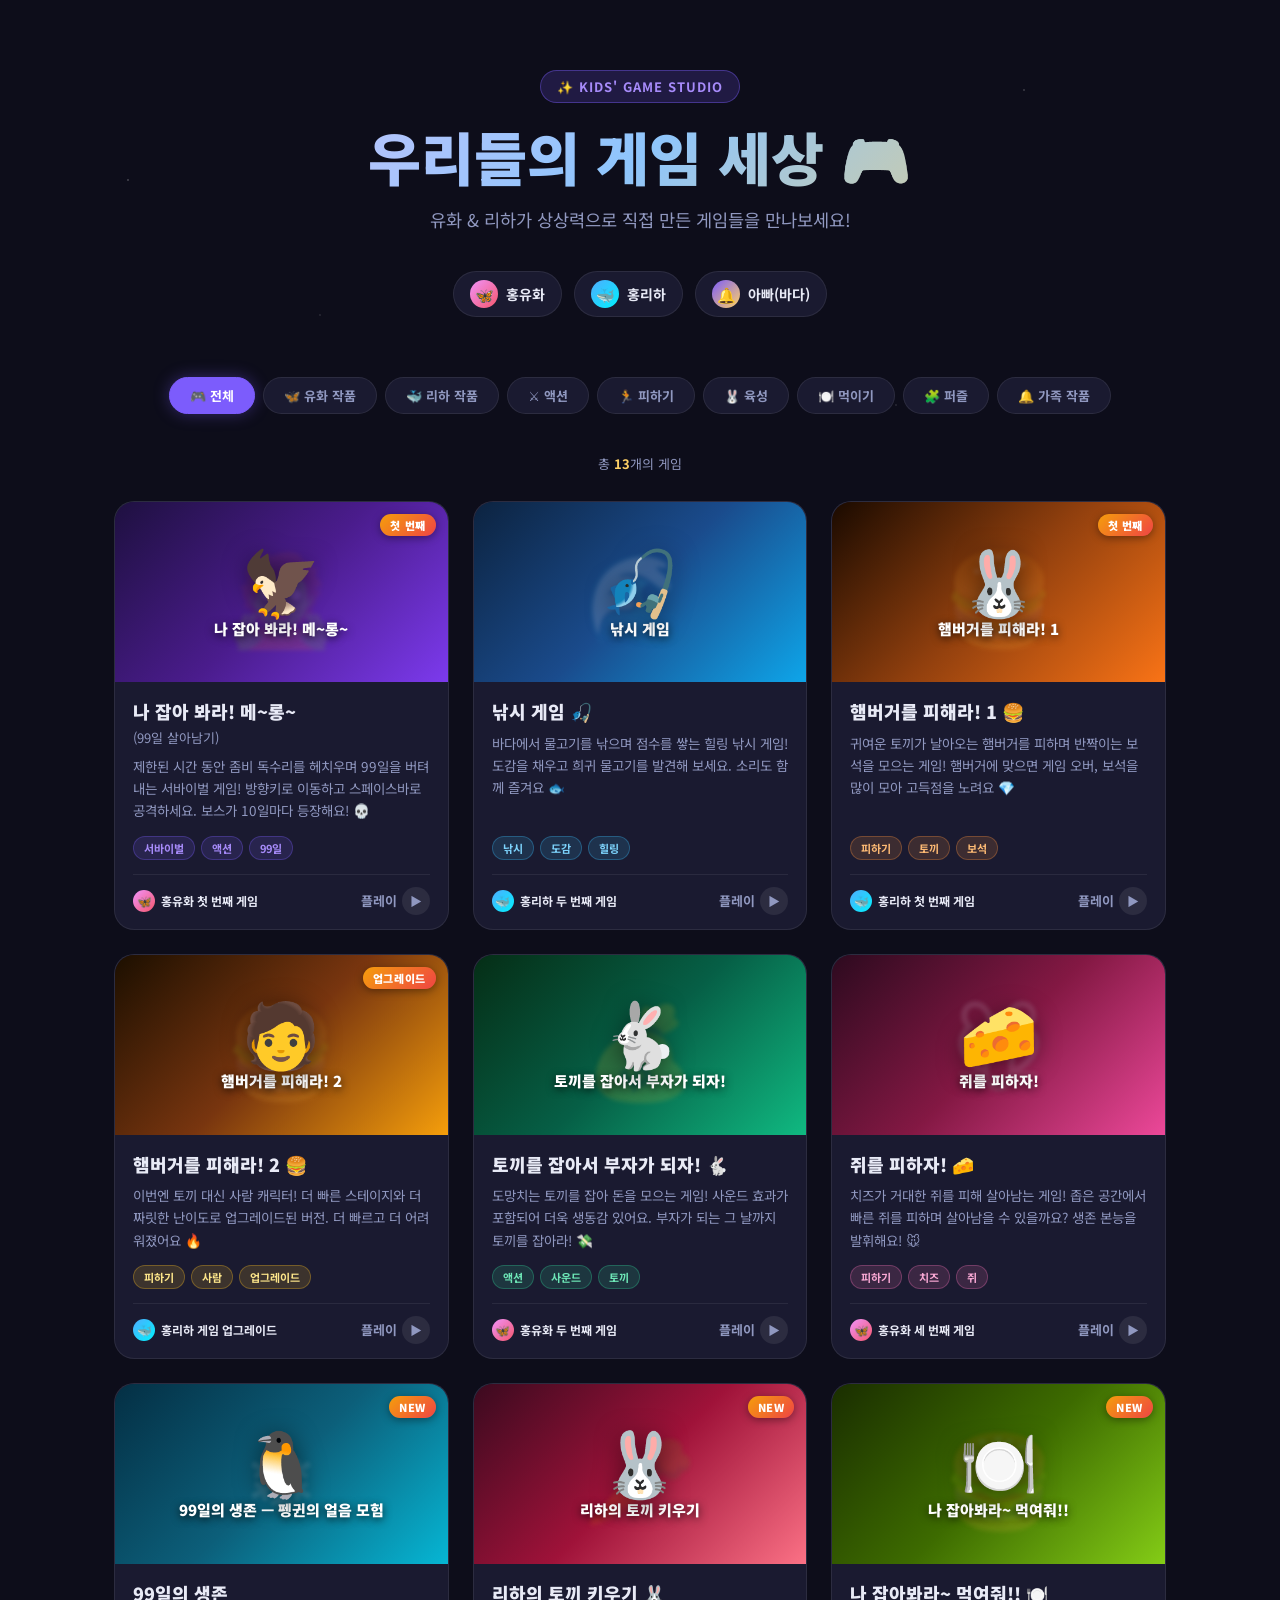
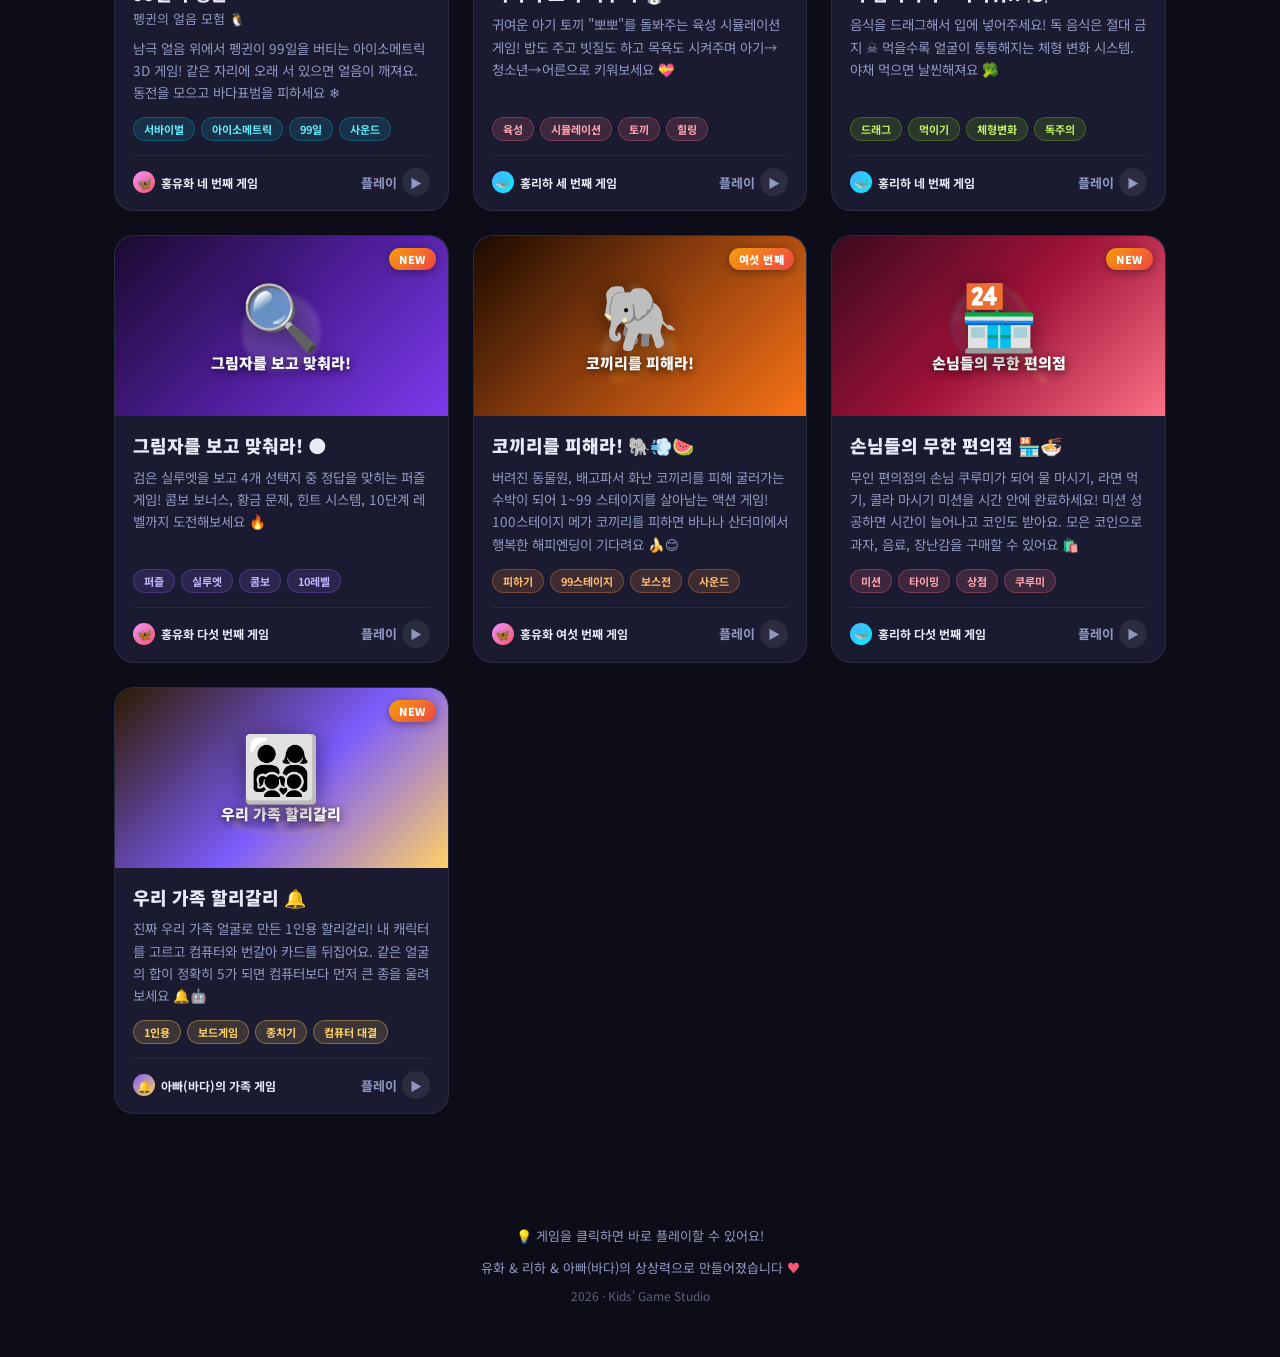
<file: index.html>
<!DOCTYPE html>
<html lang="ko">
<head>
  <meta charset="UTF-8" />
  <meta name="viewport" content="width=device-width, initial-scale=1.0" />
  <title>🎮 우리들의 게임 세상</title>
  <style>
    /* ─── 폰트 ─── */
    @import url('https://fonts.googleapis.com/css2?family=Noto+Sans+KR:wght@400;700;900&display=swap');

    /* ─── 기본 리셋 ─── */
    *, *::before, *::after { box-sizing: border-box; margin: 0; padding: 0; }

    /* ─── CSS 변수 ─── */
    :root {
      --bg:        #0d0d1a;
      --bg2:       #13132a;
      --card-bg:   #1a1a30;
      --card-border: rgba(255,255,255,0.08);
      --text:      #e8eaf6;
      --text-muted:#9098c0;
      --accent:    #7c5cfc;
      --glow:      rgba(124,92,252,0.35);
      --star:      #ffd166;
    }

    html { scroll-behavior: smooth; }

    body {
      font-family: 'Noto Sans KR', system-ui, sans-serif;
      background: var(--bg);
      color: var(--text);
      min-height: 100vh;
      overflow-x: hidden;
    }

    /* ─── 별빛 배경 ─── */
    body::before {
      content: '';
      position: fixed;
      inset: 0;
      background-image:
        radial-gradient(1px 1px at 10% 20%, rgba(255,255,255,0.6) 0%, transparent 100%),
        radial-gradient(1px 1px at 30% 60%, rgba(255,255,255,0.4) 0%, transparent 100%),
        radial-gradient(1px 1px at 50% 15%, rgba(255,255,255,0.5) 0%, transparent 100%),
        radial-gradient(1px 1px at 70% 45%, rgba(255,255,255,0.3) 0%, transparent 100%),
        radial-gradient(1px 1px at 90% 80%, rgba(255,255,255,0.6) 0%, transparent 100%),
        radial-gradient(1px 1px at 15% 90%, rgba(255,255,255,0.4) 0%, transparent 100%),
        radial-gradient(1px 1px at 45% 75%, rgba(255,255,255,0.3) 0%, transparent 100%),
        radial-gradient(1px 1px at 80% 10%, rgba(255,255,255,0.5) 0%, transparent 100%),
        radial-gradient(1px 1px at 60% 95%, rgba(255,255,255,0.4) 0%, transparent 100%),
        radial-gradient(1px 1px at 25% 35%, rgba(255,255,255,0.3) 0%, transparent 100%);
      pointer-events: none;
      z-index: 0;
    }

    /* ─── 헤더 ─── */
    .hero {
      position: relative;
      z-index: 1;
      text-align: center;
      padding: 70px 20px 50px;
    }

    .hero-badge {
      display: inline-block;
      background: rgba(124,92,252,0.18);
      border: 1px solid rgba(124,92,252,0.4);
      color: #a78bfa;
      font-size: 13px;
      font-weight: 700;
      padding: 6px 16px;
      border-radius: 999px;
      letter-spacing: 0.08em;
      margin-bottom: 20px;
      text-transform: uppercase;
    }

    .hero h1 {
      font-size: clamp(2rem, 6vw, 3.6rem);
      font-weight: 900;
      line-height: 1.15;
      background: linear-gradient(135deg, #e0c3fc 0%, #8ec5fc 50%, #ffd166 100%);
      -webkit-background-clip: text;
      -webkit-text-fill-color: transparent;
      background-clip: text;
      margin-bottom: 16px;
    }

    .hero p {
      font-size: clamp(0.95rem, 2vw, 1.1rem);
      color: var(--text-muted);
      max-width: 500px;
      margin: 0 auto 36px;
      line-height: 1.7;
    }

    /* ─── 제작자 뱃지 ─── */
    .authors {
      display: flex;
      justify-content: center;
      gap: 12px;
      flex-wrap: wrap;
      margin-bottom: 10px;
    }

    .author-chip {
      display: flex;
      align-items: center;
      gap: 8px;
      background: var(--card-bg);
      border: 1px solid var(--card-border);
      border-radius: 999px;
      padding: 8px 16px;
      font-size: 14px;
      font-weight: 700;
    }

    .author-chip .avatar {
      width: 28px;
      height: 28px;
      border-radius: 50%;
      display: flex;
      align-items: center;
      justify-content: center;
      font-size: 15px;
    }

    .author-chip.yuha .avatar  { background: linear-gradient(135deg,#f093fb,#f5576c); }
    .author-chip.riha .avatar  { background: linear-gradient(135deg,#4facfe,#00f2fe); }
    .author-chip.bada .avatar  { background: linear-gradient(135deg,#7c5cfc,#ffd166); }

    /* ─── 필터 탭 ─── */
    .filter-bar {
      position: relative;
      z-index: 1;
      display: flex;
      justify-content: center;
      gap: 8px;
      flex-wrap: wrap;
      padding: 0 20px 40px;
    }

    .filter-btn {
      padding: 8px 20px;
      border-radius: 999px;
      border: 1px solid var(--card-border);
      background: var(--card-bg);
      color: var(--text-muted);
      font-size: 13px;
      font-weight: 700;
      cursor: pointer;
      transition: all 0.2s;
      font-family: inherit;
    }

    .filter-btn:hover,
    .filter-btn.active {
      background: var(--accent);
      border-color: var(--accent);
      color: #fff;
      box-shadow: 0 0 16px var(--glow);
    }

    /* ─── 게임 그리드 ─── */
    .game-grid {
      position: relative;
      z-index: 1;
      display: grid;
      grid-template-columns: repeat(auto-fill, minmax(310px, 1fr));
      gap: 24px;
      max-width: 1100px;
      margin: 0 auto;
      padding: 0 24px 80px;
    }

    /* ─── 게임 카드 ─── */
    .game-card {
      background: var(--card-bg);
      border: 1px solid var(--card-border);
      border-radius: 20px;
      overflow: hidden;
      text-decoration: none;
      color: var(--text);
      display: flex;
      flex-direction: column;
      transition: transform 0.25s ease, box-shadow 0.25s ease, border-color 0.25s ease;
      position: relative;
    }

    .game-card:hover {
      transform: translateY(-6px) scale(1.01);
      box-shadow: 0 20px 50px rgba(0,0,0,0.5), 0 0 0 1px rgba(255,255,255,0.1);
    }

    /* 테마별 hover glow */
    .game-card[data-theme="purple"]:hover { box-shadow: 0 20px 50px rgba(124,92,252,0.3), 0 0 0 1px rgba(124,92,252,0.4); border-color: rgba(124,92,252,0.5); }
    .game-card[data-theme="blue"]:hover   { box-shadow: 0 20px 50px rgba(56,189,248,0.3), 0 0 0 1px rgba(56,189,248,0.4); border-color: rgba(56,189,248,0.5); }
    .game-card[data-theme="orange"]:hover { box-shadow: 0 20px 50px rgba(251,146,60,0.3), 0 0 0 1px rgba(251,146,60,0.4); border-color: rgba(251,146,60,0.5); }
    .game-card[data-theme="green"]:hover  { box-shadow: 0 20px 50px rgba(52,211,153,0.3), 0 0 0 1px rgba(52,211,153,0.4); border-color: rgba(52,211,153,0.5); }
    .game-card[data-theme="pink"]:hover   { box-shadow: 0 20px 50px rgba(244,114,182,0.3), 0 0 0 1px rgba(244,114,182,0.4); border-color: rgba(244,114,182,0.5); }
    .game-card[data-theme="amber"]:hover  { box-shadow: 0 20px 50px rgba(251,191,36,0.3), 0 0 0 1px rgba(251,191,36,0.4); border-color: rgba(251,191,36,0.5); }
    .game-card[data-theme="cyan"]:hover   { box-shadow: 0 20px 50px rgba(6,182,212,0.3),  0 0 0 1px rgba(6,182,212,0.4);  border-color: rgba(6,182,212,0.5); }
    .game-card[data-theme="rose"]:hover   { box-shadow: 0 20px 50px rgba(251,113,133,0.3),0 0 0 1px rgba(251,113,133,0.4); border-color: rgba(251,113,133,0.5); }
    .game-card[data-theme="lime"]:hover   { box-shadow: 0 20px 50px rgba(132,204,22,0.3), 0 0 0 1px rgba(132,204,22,0.4);  border-color: rgba(132,204,22,0.5); }
    .game-card[data-theme="violet"]:hover { box-shadow: 0 20px 50px rgba(139,92,246,0.3), 0 0 0 1px rgba(139,92,246,0.4); border-color: rgba(139,92,246,0.5); }
    .game-card[data-theme="gold"]:hover    { box-shadow: 0 20px 50px rgba(255,209,102,0.35), 0 0 0 1px rgba(255,209,102,0.45); border-color: rgba(255,209,102,0.55); }

    /* ─── 썸네일 ─── */
    .thumbnail {
      height: 180px;
      position: relative;
      display: flex;
      align-items: center;
      justify-content: center;
      overflow: hidden;
      flex-shrink: 0;
    }

    /* 테마별 그라디언트 */
    .thumb-purple { background: linear-gradient(135deg, #1e1040 0%, #4a1c8c 50%, #7c3aed 100%); }
    .thumb-blue   { background: linear-gradient(135deg, #0c2340 0%, #1a4b8c 50%, #0ea5e9 100%); }
    .thumb-orange { background: linear-gradient(135deg, #1a0a00 0%, #92400e 50%, #f97316 100%); }
    .thumb-green  { background: linear-gradient(135deg, #052e16 0%, #065f46 50%, #10b981 100%); }
    .thumb-pink   { background: linear-gradient(135deg, #2d0a1f 0%, #831843 50%, #ec4899 100%); }
    .thumb-amber  { background: linear-gradient(135deg, #1c0f00 0%, #78350f 50%, #f59e0b 100%); }
    .thumb-cyan   { background: linear-gradient(135deg, #042f44 0%, #0c5f7a 50%, #06b6d4 100%); }
    .thumb-rose   { background: linear-gradient(135deg, #3b0a1f 0%, #9f1239 50%, #fb7185 100%); }
    .thumb-lime   { background: linear-gradient(135deg, #1a2e00 0%, #3d6b00 50%, #84cc16 100%); }
    .thumb-violet { background: linear-gradient(135deg, #1a0a2e 0%, #4c1d95 50%, #7c3aed 100%); }
    .thumb-gold   { background: linear-gradient(135deg, #2d1b00 0%, #7c5cfc 55%, #ffd166 100%); }

    /* 썸네일 이모지/배경 장식 */
    .thumb-bg-emoji {
      position: absolute;
      font-size: 90px;
      opacity: 0.15;
      pointer-events: none;
      user-select: none;
      filter: blur(2px);
    }

    .thumb-main {
      position: relative;
      text-align: center;
      z-index: 1;
    }

    .thumb-icon {
      font-size: 64px;
      display: block;
      filter: drop-shadow(0 4px 12px rgba(0,0,0,0.5));
      line-height: 1;
      margin-bottom: 8px;
    }

    .thumb-title {
      font-size: 15px;
      font-weight: 900;
      color: #fff;
      text-shadow: 0 2px 8px rgba(0,0,0,0.8);
      padding: 0 12px;
    }

    /* NEW 뱃지 */
    .badge-new {
      position: absolute;
      top: 12px;
      right: 12px;
      background: linear-gradient(135deg, #f59e0b, #ef4444);
      color: #fff;
      font-size: 11px;
      font-weight: 900;
      padding: 3px 10px;
      border-radius: 999px;
      letter-spacing: 0.05em;
      text-transform: uppercase;
      box-shadow: 0 2px 8px rgba(0,0,0,0.4);
    }

    /* ─── 카드 본문 ─── */
    .card-body {
      padding: 18px 18px 14px;
      flex: 1;
      display: flex;
      flex-direction: column;
    }

    .card-title {
      font-size: 18px;
      font-weight: 900;
      margin-bottom: 8px;
      line-height: 1.3;
    }

    .card-desc {
      font-size: 13.5px;
      color: var(--text-muted);
      line-height: 1.65;
      flex: 1;
      margin-bottom: 14px;
    }

    /* 태그 */
    .card-tags {
      display: flex;
      flex-wrap: wrap;
      gap: 6px;
      margin-bottom: 14px;
    }

    .tag {
      font-size: 11px;
      font-weight: 700;
      padding: 3px 10px;
      border-radius: 999px;
      border: 1px solid transparent;
    }

    .tag-purple { background: rgba(124,92,252,0.15); border-color: rgba(124,92,252,0.3); color: #a78bfa; }
    .tag-blue   { background: rgba(56,189,248,0.15); border-color: rgba(56,189,248,0.3); color: #7dd3fc; }
    .tag-orange { background: rgba(251,146,60,0.15); border-color: rgba(251,146,60,0.3); color: #fdba74; }
    .tag-green  { background: rgba(52,211,153,0.15); border-color: rgba(52,211,153,0.3); color: #6ee7b7; }
    .tag-pink   { background: rgba(244,114,182,0.15); border-color: rgba(244,114,182,0.3); color: #f9a8d4; }
    .tag-amber  { background: rgba(251,191,36,0.15); border-color: rgba(251,191,36,0.3); color: #fde68a; }
    .tag-cyan   { background: rgba(6,182,212,0.15);  border-color: rgba(6,182,212,0.3);  color: #67e8f9; }
    .tag-rose   { background: rgba(251,113,133,0.15); border-color: rgba(251,113,133,0.3); color: #fda4af; }
    .tag-lime   { background: rgba(132,204,22,0.15); border-color: rgba(132,204,22,0.3); color: #bef264; }
    .tag-violet { background: rgba(139,92,246,0.15); border-color: rgba(139,92,246,0.3); color: #c4b5fd; }
    .tag-gold   { background: rgba(255,209,102,0.15); border-color: rgba(255,209,102,0.35); color: #ffd166; }

    /* ─── 카드 푸터 ─── */
    .card-footer {
      display: flex;
      align-items: center;
      justify-content: space-between;
      padding-top: 12px;
      border-top: 1px solid rgba(255,255,255,0.07);
    }

    .maker-badge {
      display: flex;
      align-items: center;
      gap: 6px;
      font-size: 12px;
      font-weight: 700;
    }

    .maker-dot {
      width: 22px;
      height: 22px;
      border-radius: 50%;
      display: flex;
      align-items: center;
      justify-content: center;
      font-size: 12px;
    }

    .maker-yuha { background: linear-gradient(135deg,#f093fb,#f5576c); }
    .maker-riha { background: linear-gradient(135deg,#4facfe,#00f2fe); }
    .maker-bada { background: linear-gradient(135deg,#7c5cfc,#ffd166); }

    .card-date {
      font-size: 11px;
      color: var(--text-muted);
    }

    .play-btn {
      display: flex;
      align-items: center;
      gap: 5px;
      font-size: 13px;
      font-weight: 700;
      color: var(--text-muted);
      transition: color 0.2s;
    }

    .game-card:hover .play-btn {
      color: var(--text);
    }

    .play-arrow {
      width: 28px;
      height: 28px;
      border-radius: 50%;
      background: rgba(255,255,255,0.08);
      display: flex;
      align-items: center;
      justify-content: center;
      font-size: 12px;
      transition: background 0.2s, transform 0.2s;
    }

    .game-card:hover .play-arrow {
      background: var(--accent);
      transform: translateX(3px);
    }

    /* ─── 푸터 ─── */
    .page-footer {
      position: relative;
      z-index: 1;
      text-align: center;
      padding: 30px 20px 50px;
      color: var(--text-muted);
      font-size: 13px;
      line-height: 1.8;
    }

    .page-footer .heart { color: #f5576c; }

    /* ─── 카운터 ─── */
    .game-count {
      position: relative;
      z-index: 1;
      text-align: center;
      margin-bottom: 28px;
      font-size: 13px;
      color: var(--text-muted);
    }

    .game-count strong {
      color: var(--star);
    }

    /* ─── 히든 카드 ─── */
    .game-card.hidden {
      display: none;
    }

    /* ─── 반응형 ─── */
    @media (max-width: 480px) {
      .hero { padding: 50px 16px 36px; }
      .game-grid { padding: 0 16px 60px; gap: 16px; }
      .game-grid { grid-template-columns: 1fr; }
      .thumbnail { height: 160px; }
    }
  </style>
</head>
<body>

  <!-- ─── 헤더 히어로 ─── -->
  <header class="hero">
    <div class="hero-badge">✨ Kids' Game Studio</div>
    <h1>우리들의 게임 세상 🎮</h1>
    <p>유화&nbsp;&amp;&nbsp;리하가 상상력으로 직접 만든 게임들을 만나보세요!</p>
    <div class="authors">
      <div class="author-chip yuha">
        <div class="avatar">🦋</div>
        <span>홍유화</span>
      </div>
      <div class="author-chip riha">
        <div class="avatar">🐳</div>
        <span>홍리하</span>
      </div>
      <div class="author-chip bada">
        <div class="avatar">🔔</div>
        <span>아빠(바다)</span>
      </div>
    </div>
  </header>

  <!-- ─── 필터 ─── -->
  <div class="filter-bar">
    <button type="button" class="filter-btn active" data-filter="all" aria-pressed="true">🎮 전체</button>
    <button type="button" class="filter-btn" data-filter="yuha" aria-pressed="false">🦋 유화 작품</button>
    <button type="button" class="filter-btn" data-filter="riha" aria-pressed="false">🐳 리하 작품</button>
    <button type="button" class="filter-btn" data-filter="action" aria-pressed="false">⚔️ 액션</button>
    <button type="button" class="filter-btn" data-filter="avoid" aria-pressed="false">🏃 피하기</button>
    <button type="button" class="filter-btn" data-filter="simulation" aria-pressed="false">🐰 육성</button>
    <button type="button" class="filter-btn" data-filter="feeding" aria-pressed="false">🍽️ 먹이기</button>
    <button type="button" class="filter-btn" data-filter="puzzle" aria-pressed="false">🧩 퍼즐</button>
    <button type="button" class="filter-btn" data-filter="family" aria-pressed="false">🔔 가족 작품</button>
  </div>

  <!-- ─── 카운터 ─── -->
  <div class="game-count">
    총 <strong id="visibleCount">13</strong>개의 게임
  </div>

  <!-- ─── 게임 그리드 ─── -->
  <main class="game-grid" id="gameGrid">

    <!-- 1. 99일 생존 -->
    <a class="game-card"
       href="99days_survival_v16.html"
       data-theme="purple"
       data-tags="yuha action survival"
       data-author="yuha">
      <div class="thumbnail thumb-purple">
        <span class="thumb-bg-emoji">🧟</span>
        <div class="thumb-main">
          <span class="thumb-icon">🦅</span>
          <div class="thumb-title">나 잡아 봐라! 메~롱~</div>
        </div>
        <div class="badge-new">첫 번째</div>
      </div>
      <div class="card-body">
        <div class="card-title">나 잡아 봐라! 메~롱~<br><small style="font-weight:400;font-size:13px;color:#9098c0;">(99일 살아남기)</small></div>
        <div class="card-desc">
          제한된 시간 동안 좀비 독수리를 헤치우며 99일을 버텨내는 서바이벌 게임!
          방향키로 이동하고 스페이스바로 공격하세요. 보스가 10일마다 등장해요! 💀
        </div>
        <div class="card-tags">
          <span class="tag tag-purple">서바이벌</span>
          <span class="tag tag-purple">액션</span>
          <span class="tag tag-purple">99일</span>
        </div>
        <div class="card-footer">
          <div class="maker-badge">
            <div class="maker-dot maker-yuha">🦋</div>
            <span>홍유화 첫 번째 게임</span>
          </div>
          <div class="play-btn">
            <span>플레이</span>
            <div class="play-arrow">▶</div>
          </div>
        </div>
      </div>
    </a>

    <!-- 2. 낚시 게임 -->
    <a class="game-card"
       href="fishing_game_full.html"
       data-theme="blue"
       data-tags="riha relax fishing"
       data-author="riha">
      <div class="thumbnail thumb-blue">
        <span class="thumb-bg-emoji">🌊</span>
        <div class="thumb-main">
          <span class="thumb-icon">🎣</span>
          <div class="thumb-title">낚시 게임</div>
        </div>
      </div>
      <div class="card-body">
        <div class="card-title">낚시 게임 🎣</div>
        <div class="card-desc">
          바다에서 물고기를 낚으며 점수를 쌓는 힐링 낚시 게임!
          도감을 채우고 희귀 물고기를 발견해 보세요. 소리도 함께 즐겨요 🐟
        </div>
        <div class="card-tags">
          <span class="tag tag-blue">낚시</span>
          <span class="tag tag-blue">도감</span>
          <span class="tag tag-blue">힐링</span>
        </div>
        <div class="card-footer">
          <div class="maker-badge">
            <div class="maker-dot maker-riha">🐳</div>
            <span>홍리하 두 번째 게임</span>
          </div>
          <div class="play-btn">
            <span>플레이</span>
            <div class="play-arrow">▶</div>
          </div>
        </div>
      </div>
    </a>

    <!-- 3. 햄버거를 피해라 1 -->
    <a class="game-card"
       href="hamburger_full_game.html"
       data-theme="orange"
       data-tags="riha avoid hamburger"
       data-author="riha">
      <div class="thumbnail thumb-orange">
        <span class="thumb-bg-emoji">🍔</span>
        <div class="thumb-main">
          <span class="thumb-icon">🐰</span>
          <div class="thumb-title">햄버거를 피해라! 1</div>
        </div>
        <div class="badge-new">첫 번째</div>
      </div>
      <div class="card-body">
        <div class="card-title">햄버거를 피해라! 1 🍔</div>
        <div class="card-desc">
          귀여운 토끼가 날아오는 햄버거를 피하며 반짝이는 보석을 모으는 게임!
          햄버거에 맞으면 게임 오버, 보석을 많이 모아 고득점을 노려요 💎
        </div>
        <div class="card-tags">
          <span class="tag tag-orange">피하기</span>
          <span class="tag tag-orange">토끼</span>
          <span class="tag tag-orange">보석</span>
        </div>
        <div class="card-footer">
          <div class="maker-badge">
            <div class="maker-dot maker-riha">🐳</div>
            <span>홍리하 첫 번째 게임</span>
          </div>
          <div class="play-btn">
            <span>플레이</span>
            <div class="play-arrow">▶</div>
          </div>
        </div>
      </div>
    </a>

    <!-- 4. 햄버거를 피해라 2 -->
    <a class="game-card"
       href="hamburger_game_human_faststage.html"
       data-theme="amber"
       data-tags="riha avoid hamburger upgrade"
       data-author="riha">
      <div class="thumbnail thumb-amber">
        <span class="thumb-bg-emoji">🍔</span>
        <div class="thumb-main">
          <span class="thumb-icon">🧑</span>
          <div class="thumb-title">햄버거를 피해라! 2</div>
        </div>
        <div class="badge-new">업그레이드</div>
      </div>
      <div class="card-body">
        <div class="card-title">햄버거를 피해라! 2 🍔</div>
        <div class="card-desc">
          이번엔 토끼 대신 사람 캐릭터! 더 빠른 스테이지와 더 짜릿한 난이도로
          업그레이드된 버전. 더 빠르고 더 어려워졌어요 🔥
        </div>
        <div class="card-tags">
          <span class="tag tag-amber">피하기</span>
          <span class="tag tag-amber">사람</span>
          <span class="tag tag-amber">업그레이드</span>
        </div>
        <div class="card-footer">
          <div class="maker-badge">
            <div class="maker-dot maker-riha">🐳</div>
            <span>홍리하 게임 업그레이드</span>
          </div>
          <div class="play-btn">
            <span>플레이</span>
            <div class="play-arrow">▶</div>
          </div>
        </div>
      </div>
    </a>

    <!-- 5. 토끼를 잡아서 부자가 되자 -->
    <a class="game-card"
       href="rabbit_game_with_audio.html"
       data-theme="green"
       data-tags="yuha action rabbit catch"
       data-author="yuha">
      <div class="thumbnail thumb-green">
        <span class="thumb-bg-emoji">💰</span>
        <div class="thumb-main">
          <span class="thumb-icon">🐇</span>
          <div class="thumb-title">토끼를 잡아서 부자가 되자!</div>
        </div>
      </div>
      <div class="card-body">
        <div class="card-title">토끼를 잡아서 부자가 되자! 🐇</div>
        <div class="card-desc">
          도망치는 토끼를 잡아 돈을 모으는 게임! 사운드 효과가 포함되어
          더욱 생동감 있어요. 부자가 되는 그 날까지 토끼를 잡아라! 💸
        </div>
        <div class="card-tags">
          <span class="tag tag-green">액션</span>
          <span class="tag tag-green">사운드</span>
          <span class="tag tag-green">토끼</span>
        </div>
        <div class="card-footer">
          <div class="maker-badge">
            <div class="maker-dot maker-yuha">🦋</div>
            <span>홍유화 두 번째 게임</span>
          </div>
          <div class="play-btn">
            <span>플레이</span>
            <div class="play-arrow">▶</div>
          </div>
        </div>
      </div>
    </a>

    <!-- 6. 쥐를 피하자 -->
    <a class="game-card"
       href="wnlfmf.html"
       data-theme="pink"
       data-tags="yuha avoid mouse cheese"
       data-author="yuha">
      <div class="thumbnail thumb-pink">
        <span class="thumb-bg-emoji">🐭</span>
        <div class="thumb-main">
          <span class="thumb-icon">🧀</span>
          <div class="thumb-title">쥐를 피하자!</div>
        </div>
      </div>
      <div class="card-body">
        <div class="card-title">쥐를 피하자! 🧀</div>
        <div class="card-desc">
          치즈가 거대한 쥐를 피해 살아남는 게임! 좁은 공간에서 빠른 쥐를
          피하며 살아남을 수 있을까요? 생존 본능을 발휘해요! 🐭
        </div>
        <div class="card-tags">
          <span class="tag tag-pink">피하기</span>
          <span class="tag tag-pink">치즈</span>
          <span class="tag tag-pink">쥐</span>
        </div>
        <div class="card-footer">
          <div class="maker-badge">
            <div class="maker-dot maker-yuha">🦋</div>
            <span>홍유화 세 번째 게임</span>
          </div>
          <div class="play-btn">
            <span>플레이</span>
            <div class="play-arrow">▶</div>
          </div>
        </div>
      </div>
    </a>


    <!-- 7. 99일의 생존 - 펭귄의 얼음 모험 -->
    <a class="game-card"
       href="99day/index.html"
       data-theme="cyan"
       data-tags="yuha survival penguin isometric"
       data-author="yuha">
      <div class="thumbnail thumb-cyan">
        <span class="thumb-bg-emoji">❄️</span>
        <div class="thumb-main">
          <span class="thumb-icon">🐧</span>
          <div class="thumb-title">99일의 생존 — 펭귄의 얼음 모험</div>
        </div>
        <div class="badge-new">NEW</div>
      </div>
      <div class="card-body">
        <div class="card-title">99일의 생존<br><small style="font-weight:400;font-size:13px;color:#9098c0;">펭귄의 얼음 모험 🐧</small></div>
        <div class="card-desc">
          남극 얼음 위에서 펭귄이 99일을 버티는 아이소메트릭 3D 게임!
          같은 자리에 오래 서 있으면 얼음이 깨져요. 동전을 모으고 바다표범을 피하세요 ❄️
        </div>
        <div class="card-tags">
          <span class="tag tag-cyan">서바이벌</span>
          <span class="tag tag-cyan">아이소메트릭</span>
          <span class="tag tag-cyan">99일</span>
          <span class="tag tag-cyan">사운드</span>
        </div>
        <div class="card-footer">
          <div class="maker-badge">
            <div class="maker-dot maker-yuha">🦋</div>
            <span>홍유화 네 번째 게임</span>
          </div>
          <div class="play-btn">
            <span>플레이</span>
            <div class="play-arrow">▶</div>
          </div>
        </div>
      </div>
    </a>

    <!-- 8. 리하의 토끼 키우기 -->
    <a class="game-card"
       href="ryha_rabbit/index.html"
       data-theme="rose"
       data-tags="riha simulation rabbit nurture"
       data-author="riha">
      <div class="thumbnail thumb-rose">
        <span class="thumb-bg-emoji">🥕</span>
        <div class="thumb-main">
          <span class="thumb-icon">🐰</span>
          <div class="thumb-title">리하의 토끼 키우기</div>
        </div>
        <div class="badge-new">NEW</div>
      </div>
      <div class="card-body">
        <div class="card-title">리하의 토끼 키우기 🐰</div>
        <div class="card-desc">
          귀여운 아기 토끼 "뽀뽀"를 돌봐주는 육성 시뮬레이션 게임!
          밥도 주고 빗질도 하고 목욕도 시켜주며 아기→청소년→어른으로 키워보세요 💝
        </div>
        <div class="card-tags">
          <span class="tag tag-rose">육성</span>
          <span class="tag tag-rose">시뮬레이션</span>
          <span class="tag tag-rose">토끼</span>
          <span class="tag tag-rose">힐링</span>
        </div>
        <div class="card-footer">
          <div class="maker-badge">
            <div class="maker-dot maker-riha">🐳</div>
            <span>홍리하 세 번째 게임</span>
          </div>
          <div class="play-btn">
            <span>플레이</span>
            <div class="play-arrow">▶</div>
          </div>
        </div>
      </div>
    </a>

    <!-- 9. 나 잡아봐라~ 먹여줘!! -->
    <a class="game-card"
       href="feed_me_game/index.html"
       data-theme="lime"
       data-tags="riha feeding drag simulation"
       data-author="riha">
      <div class="thumbnail thumb-lime">
        <span class="thumb-bg-emoji">🍔</span>
        <div class="thumb-main">
          <span class="thumb-icon">🍽️</span>
          <div class="thumb-title">나 잡아봐라~ 먹여줘!!</div>
        </div>
        <div class="badge-new">NEW</div>
      </div>
      <div class="card-body">
        <div class="card-title">나 잡아봐라~ 먹여줘!! 🍽️</div>
        <div class="card-desc">
          음식을 드래그해서 입에 넣어주세요! 독 음식은 절대 금지 ☠️
          먹을수록 얼굴이 통통해지는 체형 변화 시스템. 야채 먹으면 날씬해져요 🥦
        </div>
        <div class="card-tags">
          <span class="tag tag-lime">드래그</span>
          <span class="tag tag-lime">먹이기</span>
          <span class="tag tag-lime">체형변화</span>
          <span class="tag tag-lime">독주의</span>
        </div>
        <div class="card-footer">
          <div class="maker-badge">
            <div class="maker-dot maker-riha">🐳</div>
            <span>홍리하 네 번째 게임</span>
          </div>
          <div class="play-btn">
            <span>플레이</span>
            <div class="play-arrow">▶</div>
          </div>
        </div>
      </div>
    </a>


    <!-- 10. 그림자를 보고 맞춰라 -->
    <a class="game-card"
       href="shadow_quiz/index.html"
       data-theme="violet"
       data-tags="yuha puzzle quiz silhouette"
       data-author="yuha">
      <div class="thumbnail thumb-violet">
        <span class="thumb-bg-emoji">🌑</span>
        <div class="thumb-main">
          <span class="thumb-icon">🔍</span>
          <div class="thumb-title">그림자를 보고 맞춰라!</div>
        </div>
        <div class="badge-new">NEW</div>
      </div>
      <div class="card-body">
        <div class="card-title">그림자를 보고 맞춰라! 🌑</div>
        <div class="card-desc">
          검은 실루엣을 보고 4개 선택지 중 정답을 맞히는 퍼즐 게임!
          콤보 보너스, 황금 문제, 힌트 시스템, 10단계 레벨까지 도전해보세요 🔥
        </div>
        <div class="card-tags">
          <span class="tag tag-violet">퍼즐</span>
          <span class="tag tag-violet">실루엣</span>
          <span class="tag tag-violet">콤보</span>
          <span class="tag tag-violet">10레벨</span>
        </div>
        <div class="card-footer">
          <div class="maker-badge">
            <div class="maker-dot maker-yuha">🦋</div>
            <span>홍유화 다섯 번째 게임</span>
          </div>
          <div class="play-btn">
            <span>플레이</span>
            <div class="play-arrow">▶</div>
          </div>
        </div>
      </div>
    </a>

    <!-- 11. 코끼리를 피해라! -->
    <a class="game-card"
       href="elephant_dodge/index.html"
       data-theme="orange"
       data-tags="yuha avoid elephant watermelon zoo"
       data-author="yuha">
      <div class="thumbnail thumb-orange">
        <span class="thumb-bg-emoji">🍌</span>
        <div class="thumb-main">
          <span class="thumb-icon">🐘</span>
          <div class="thumb-title">코끼리를 피해라!</div>
        </div>
        <div class="badge-new">여섯 번째</div>
      </div>
      <div class="card-body">
        <div class="card-title">코끼리를 피해라! 🐘💨🍉</div>
        <div class="card-desc">
          버려진 동물원, 배고파서 화난 코끼리를 피해 굴러가는 수박이 되어
          1~99 스테이지를 살아남는 액션 게임! 100스테이지 메가 코끼리를 피하면
          바나나 산더미에서 행복한 해피엔딩이 기다려요 🍌😊
        </div>
        <div class="card-tags">
          <span class="tag tag-orange">피하기</span>
          <span class="tag tag-orange">99스테이지</span>
          <span class="tag tag-orange">보스전</span>
          <span class="tag tag-orange">사운드</span>
        </div>
        <div class="card-footer">
          <div class="maker-badge">
            <div class="maker-dot maker-yuha">🦋</div>
            <span>홍유화 여섯 번째 게임</span>
          </div>
          <div class="play-btn">
            <span>플레이</span>
            <div class="play-arrow">▶</div>
          </div>
        </div>
      </div>
    </a>

    <!-- 12. 손님들의 무한 편의점 -->
    <a class="game-card"
       href="convenience_store/index.html"
       data-theme="rose"
       data-tags="riha simulation missions store kurumi"
       data-author="riha">
      <div class="thumbnail thumb-rose">
        <span class="thumb-bg-emoji">🍭</span>
        <div class="thumb-main">
          <span class="thumb-icon">🏪</span>
          <div class="thumb-title">손님들의 무한 편의점</div>
        </div>
        <div class="badge-new">NEW</div>
      </div>
      <div class="card-body">
        <div class="card-title">손님들의 무한 편의점 🏪🍜</div>
        <div class="card-desc">
          무인 편의점의 손님 쿠루미가 되어 물 마시기, 라면 먹기, 콜라 마시기
          미션을 시간 안에 완료하세요! 미션 성공하면 시간이 늘어나고 코인도 받아요.
          모은 코인으로 과자, 음료, 장난감을 구매할 수 있어요 🛍️
        </div>
        <div class="card-tags">
          <span class="tag tag-rose">미션</span>
          <span class="tag tag-rose">타이밍</span>
          <span class="tag tag-rose">상점</span>
          <span class="tag tag-rose">쿠루미</span>
        </div>
        <div class="card-footer">
          <div class="maker-badge">
            <div class="maker-dot maker-riha">🐳</div>
            <span>홍리하 다섯 번째 게임</span>
          </div>
          <div class="play-btn">
            <span>플레이</span>
            <div class="play-arrow">▶</div>
          </div>
        </div>
      </div>
    </a>

    <!-- 13. 우리 가족 할리갈리 -->
    <a class="game-card"
       href="halli_galli/index.html"
       data-theme="gold"
       data-tags="bada family bell matching cardgame"
       data-author="bada">
      <div class="thumbnail thumb-gold">
        <span class="thumb-bg-emoji">🔔</span>
        <div class="thumb-main">
          <span class="thumb-icon">👨‍👩‍👧‍👦</span>
          <div class="thumb-title">우리 가족 할리갈리</div>
        </div>
        <div class="badge-new">NEW</div>
      </div>
      <div class="card-body">
        <div class="card-title">우리 가족 할리갈리 🔔</div>
        <div class="card-desc">
          진짜 우리 가족 얼굴로 만든 1인용 할리갈리! 내 캐릭터를 고르고
          컴퓨터와 번갈아 카드를 뒤집어요. 같은 얼굴의 합이 정확히 5가 되면
          컴퓨터보다 먼저 큰 종을 울려보세요 🔔🤖
        </div>
        <div class="card-tags">
          <span class="tag tag-gold">1인용</span>
          <span class="tag tag-gold">보드게임</span>
          <span class="tag tag-gold">종치기</span>
          <span class="tag tag-gold">컴퓨터 대결</span>
        </div>
        <div class="card-footer">
          <div class="maker-badge">
            <div class="maker-dot maker-bada">🔔</div>
            <span>아빠(바다)의 가족 게임</span>
          </div>
          <div class="play-btn">
            <span>플레이</span>
            <div class="play-arrow">▶</div>
          </div>
        </div>
      </div>
    </a>

  </main>

  <!-- ─── 푸터 ─── -->
  <footer class="page-footer">
    <p>💡 게임을 클릭하면 바로 플레이할 수 있어요!</p>
    <p style="margin-top:8px;">
      유화 &amp; 리하 &amp; 아빠(바다)의 상상력으로 만들어졌습니다 <span class="heart">♥</span>
    </p>
    <p style="margin-top:6px; font-size:12px; opacity:0.6;">2026 · Kids' Game Studio</p>
  </footer>

  <!-- ─── 필터 스크립트 ─── -->
  <script>
    const filterBtns = document.querySelectorAll('.filter-btn');
    const cards = document.querySelectorAll('.game-card');
    const countEl = document.getElementById('visibleCount');

    filterBtns.forEach(btn => {
      btn.addEventListener('click', () => {
        // 활성 버튼 교체
        filterBtns.forEach(b => {
          b.classList.remove('active');
          b.setAttribute('aria-pressed', 'false');
        });
        btn.classList.add('active');
        btn.setAttribute('aria-pressed', 'true');

        const filter = btn.dataset.filter;
        let visible = 0;

        cards.forEach(card => {
          const tags   = card.dataset.tags || '';
          const author = card.dataset.author || '';

          let show = false;
          if (filter === 'all')    show = true;
          else if (filter === 'yuha')       show = author === 'yuha';
          else if (filter === 'riha')       show = author === 'riha';
          else if (filter === 'action')     show = tags.includes('action');
          else if (filter === 'avoid')      show = tags.includes('avoid');
          else if (filter === 'simulation') show = tags.includes('simulation');
          else if (filter === 'feeding')    show = tags.includes('feeding');
          else if (filter === 'puzzle')     show = tags.includes('puzzle');
          else if (filter === 'family')     show = tags.includes('family');

          if (show) {
            card.classList.remove('hidden');
            visible++;
          } else {
            card.classList.add('hidden');
          }
        });

        countEl.textContent = visible;
      });
    });
  </script>

</body>
</html>
</file>
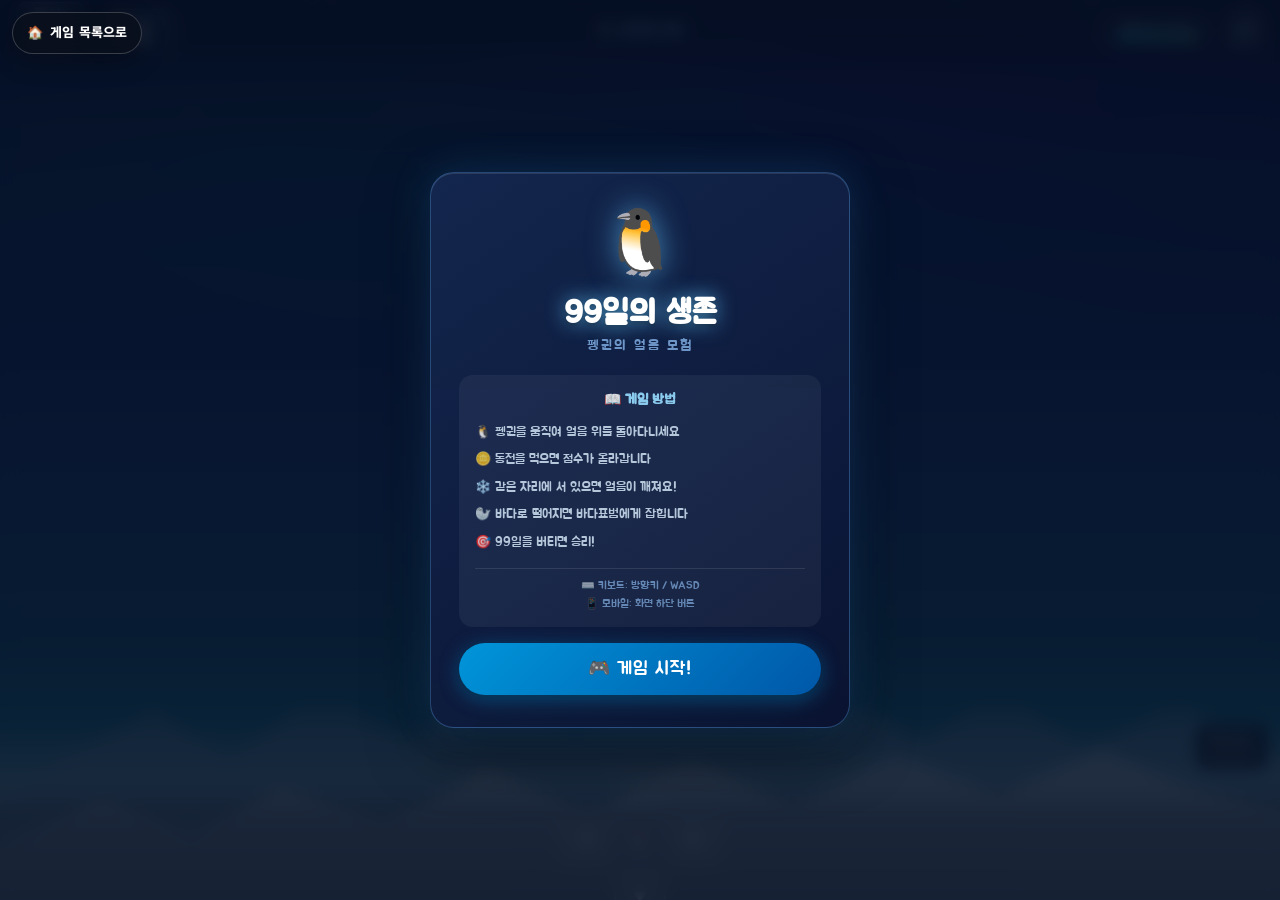
<file: 99day/index.html>
<!DOCTYPE html>
<html lang="ko">
<head>
    <meta charset="UTF-8">
    <meta name="viewport" content="width=device-width, initial-scale=1.0">
    <title>🐧 99일의 생존 - 펭귄의 얼음 모험</title>
    <link rel="stylesheet" href="css/style.css">
    <link rel="stylesheet" href="../shared/game-shell.css">
    <script defer src="../shared/game-shell.js"></script>
</head>
<body data-home-href="../index.html">
    <!-- 배경 레이어 -->
    <div id="bg-container">
        <div id="sky"></div>
        <div id="aurora"></div>
        <div id="mountains"></div>
        <div id="snowfall-container"></div>
    </div>

    <!-- 게임 UI 오버레이 -->
    <div id="hud">
        <div id="hud-left">
            <div id="day-display">
                <span class="hud-label">🗓️ DAY</span>
                <span id="day-count">1</span>
                <span class="hud-sub">/ 99</span>
            </div>
            <div id="score-display">
                <span class="hud-label">🪙 SCORE</span>
                <span id="score-count">0</span>
            </div>
        </div>
        <div id="hud-center">
            <div id="title-small">🐧 99일의 생존</div>
        </div>
        <div id="hud-right">
            <div id="timer-display">
                <span class="hud-label">⏱️ NEXT DAY</span>
                <div id="timer-bar-bg">
                    <div id="timer-bar"></div>
                </div>
            </div>
            <button id="sound-btn" onclick="toggleSound()" aria-label="소리 끄기" aria-pressed="false">🔊</button>
        </div>
    </div>

    <!-- 메인 게임 캔버스 영역 -->
    <div id="game-wrapper">
        <canvas id="gameCanvas"></canvas>
    </div>

    <!-- 모바일 컨트롤 -->
    <div id="mobile-controls">
        <div id="dpad">
            <button class="dpad-btn" id="btn-up" data-dir="up">▲</button>
            <div class="dpad-row">
                <button class="dpad-btn" id="btn-left" data-dir="left">◀</button>
                <div class="dpad-center">🐧</div>
                <button class="dpad-btn" id="btn-right" data-dir="right">▶</button>
            </div>
            <button class="dpad-btn" id="btn-down" data-dir="down">▼</button>
        </div>
    </div>

    <!-- 얼음 위험도 / 바다표범 카운터 -->
    <div id="ice-speed-indicator">
        <div id="seal-count-display">🦭 <span id="seal-count">0</span>마리</div>
        <div style="font-size:9px; color:rgba(255,180,180,0.7); margin-top:1px;">얼음 위험도</div>
        <div id="ice-speed-bar-bg"><div id="ice-speed-bar" style="width:0%"></div></div>
    </div>

    <!-- 시작 화면 -->
    <div id="start-screen" class="screen-overlay">
        <div class="screen-content">
            <div class="game-logo">
                <div class="logo-penguin">🐧</div>
                <h1 class="game-title">99일의 생존</h1>
                <p class="game-subtitle">펭귄의 얼음 모험</p>
            </div>
            <div class="instructions">
                <h3>📖 게임 방법</h3>
                <ul>
                    <li>🐧 펭귄을 움직여 얼음 위를 돌아다니세요</li>
                    <li>🪙 동전을 먹으면 점수가 올라갑니다</li>
                    <li>❄️ 같은 자리에 서 있으면 얼음이 깨져요!</li>
                    <li>🦭 바다로 떨어지면 바다표범에게 잡힙니다</li>
                    <li>🎯 99일을 버티면 승리!</li>
                </ul>
                <div class="controls-info">
                    <span>⌨️ 키보드: 방향키 / WASD</span>
                    <span>📱 모바일: 화면 하단 버튼</span>
                </div>
            </div>
            <button id="start-btn" onclick="startGame()">🎮 게임 시작!</button>
        </div>
    </div>

    <!-- 게임 오버 화면 -->
    <div id="gameover-screen" class="screen-overlay" style="display:none;">
        <div class="screen-content gameover-content">
            <div id="gameover-animation">
                <div id="angel-penguin">😇</div>
                <div id="heaven-rays"></div>
            </div>
            <h2 id="gameover-title">게임 오버</h2>
            <p id="gameover-message">바다표범에게 잡혔습니다...</p>
            <div id="final-stats">
                <div class="stat-item">
                    <span class="stat-icon">🗓️</span>
                    <span class="stat-label">생존 일수</span>
                    <span id="final-days" class="stat-value">0</span>
                </div>
                <div class="stat-item">
                    <span class="stat-icon">🪙</span>
                    <span class="stat-label">최종 점수</span>
                    <span id="final-score" class="stat-value">0</span>
                </div>
            </div>
            <button id="restart-btn" onclick="restartGame()">🔄 다시 시작</button>
        </div>
    </div>

    <!-- 승리 화면 -->
    <div id="win-screen" class="screen-overlay" style="display:none;">
        <div class="screen-content win-content">
            <div id="win-animation">
                <div id="celebrate-penguin">🐧</div>
                <div id="confetti-container"></div>
            </div>
            <h2 id="win-title">🎉 99일 생존 성공! 🎉</h2>
            <p id="win-message">펭귄이 극지방의 겨울을 버텨냈습니다!</p>
            <div id="final-stats-win">
                <div class="stat-item">
                    <span class="stat-icon">🪙</span>
                    <span class="stat-label">최종 점수</span>
                    <span id="win-score" class="stat-value">0</span>
                </div>
            </div>
            <button id="win-restart-btn" onclick="restartGame()">🔄 다시 시작</button>
        </div>
    </div>

    <script src="js/sound.js"></script>
    <script src="js/game.js"></script>
    <script src="js/draw_characters.js"></script>
</body>
</html>
</file>
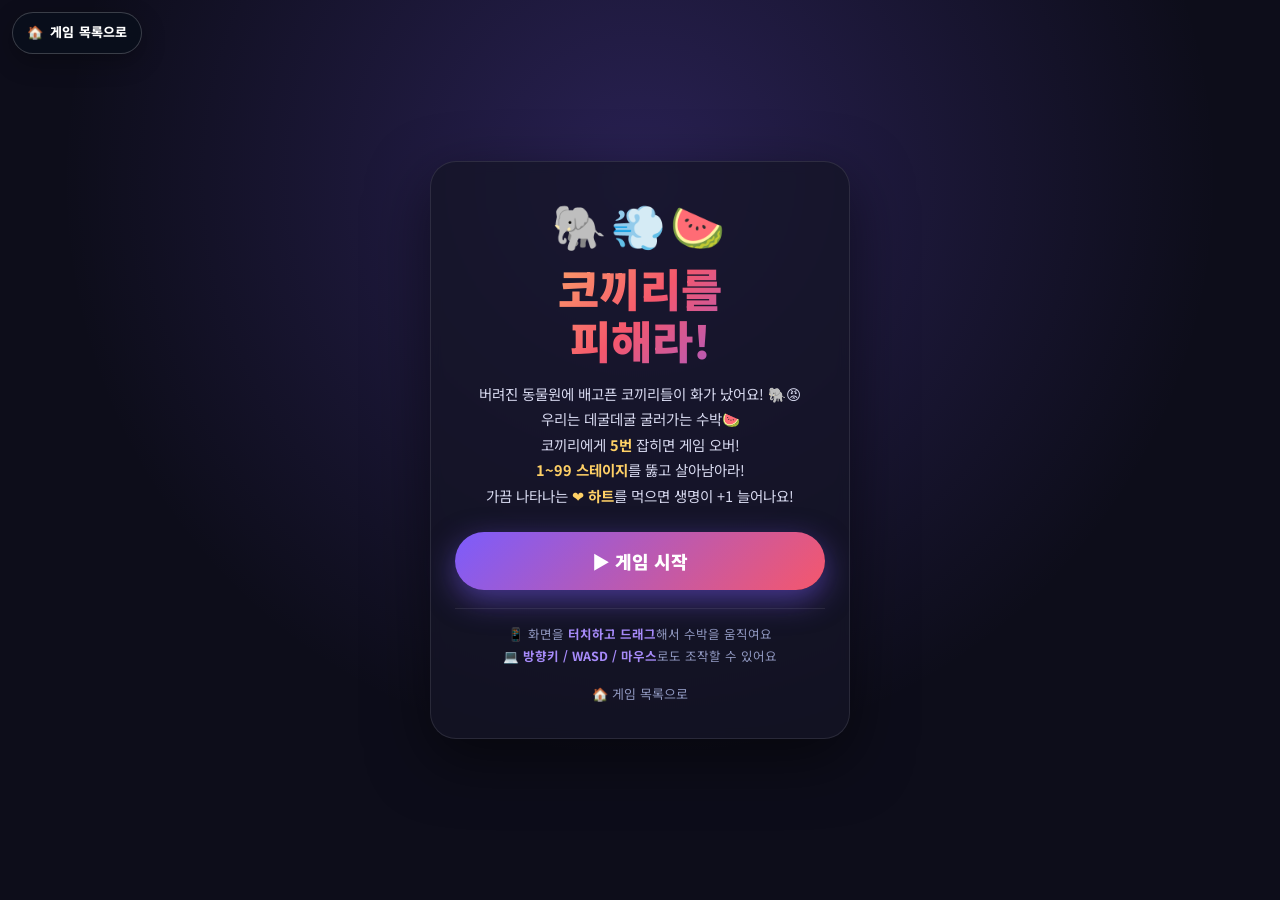
<file: elephant_dodge/index.html>
<!DOCTYPE html>
<html lang="ko">
<head>
<meta charset="UTF-8" />
<meta name="viewport" content="width=device-width, initial-scale=1.0, viewport-fit=cover" />
<title>🐘 코끼리를 피해라! 🍉</title>
<meta name="description" content="버려진 동물원, 배고픈 코끼리를 피해 99스테이지까지 굴러가는 수박 액션 게임" />
<link rel="stylesheet" href="css/style.css" />
<link rel="stylesheet" href="../shared/game-shell.css" />
<script defer src="../shared/game-shell.js"></script>
</head>
<body data-home-href="../index.html">

<!-- 게임 캔버스 -->
<canvas id="gameCanvas"></canvas>

<!-- ───────── HUD (게임 중) ───────── -->
<div id="hud" class="hidden">
  <div class="hud-top">
    <div class="hud-stage">
      <span class="hud-label">STAGE</span>
      <span id="stageNum">1</span><span id="stageMax">/99</span>
    </div>
    <div class="hud-lives" id="livesBox"></div>
    <button id="muteBtn" class="icon-btn" title="소리 끄기/켜기" aria-label="소리 끄기" aria-pressed="false">🔊</button>
  </div>
  <div class="hud-timerbar">
    <div id="timerFill"></div>
  </div>
</div>

<!-- 스테이지 클리어 토스트 -->
<div id="stageToast" class="toast hidden"></div>

<!-- ───────── 시작 화면 ───────── -->
<div id="screenStart" class="screen">
  <div class="screen-inner">
    <div class="game-emoji-row">🐘💨🍉</div>
    <h1 class="title">코끼리를<br>피해라!</h1>
    <p class="story">
      버려진 동물원에 배고픈 코끼리들이 화가 났어요! 🐘😡<br>
      우리는 데굴데굴 굴러가는 수박🍉<br>
      코끼리에게 <b>5번</b> 잡히면 게임 오버!<br>
      <b>1~99 스테이지</b>를 뚫고 살아남아라!<br>
      가끔 나타나는 <b>❤️ 하트</b>를 먹으면 생명이 +1 늘어나요!
    </p>
    <button id="startBtn" class="btn-main">▶ 게임 시작</button>
    <p class="best-record" id="bestRecordText"></p>
    <div class="how-to">
      <p>📱 화면을 <b>터치하고 드래그</b>해서 수박을 움직여요</p>
      <p>💻 <b>방향키 / WASD / 마우스</b>로도 조작할 수 있어요</p>
    </div>
    <a href="../index.html" class="home-link">🏠 게임 목록으로</a>
  </div>
</div>

<!-- ───────── 일시정지 화면 ───────── -->
<div id="screenPause" class="screen hidden">
  <div class="screen-inner">
    <h2 class="title small">일시정지 ⏸️</h2>
    <button id="resumeBtn" class="btn-main">▶ 계속하기</button>
    <button id="pauseRestartBtn" class="btn-sub">🔄 다시 시작</button>
    <a href="../index.html" class="home-link">🏠 게임 목록으로</a>
  </div>
</div>

<!-- ───────── 게임 오버 화면 ───────── -->
<div id="screenOver" class="screen hidden">
  <div class="screen-inner">
    <div class="game-emoji-row">😵🍉💥</div>
    <h2 class="title small">코끼리에게 잡혔어요!</h2>
    <p class="result-text">도달한 스테이지: <span id="overStage">1</span></p>
    <button id="retryBtn" class="btn-main">🔄 다시 도전</button>
    <a href="../index.html" class="home-link">🏠 게임 목록으로</a>
  </div>
</div>

<!-- ───────── 승리(엔딩) 화면 ───────── -->
<div id="screenVictory" class="screen hidden">
  <div class="victory-bg"></div>
  <div class="victory-chars" id="victoryChars"></div>
  <div class="screen-inner victory-inner">
    <div class="game-emoji-row">🎉🍌🐘💛</div>
    <h2 class="title small">GAME CLEAR!</h2>
    <p class="result-text">
      화났던 코끼리도 바나나를 만나 이제 행복해졌어요! 😊<br>
      수박과 코끼리 모두 사이좋게 지내요 🍉🤝🐘
    </p>
    <button id="victoryRestartBtn" class="btn-main">🔄 처음부터 다시</button>
    <a href="../index.html" class="home-link">🏠 게임 목록으로</a>
  </div>
</div>

<!-- 화면 회전 안내 (아주 좁은 세로 화면) -->
<div id="orientationHint" class="hidden">
  📱 화면을 조금 더 크게 보면 더 재밌어요!
</div>

<script src="js/game.js"></script>
</body>
</html>
</file>
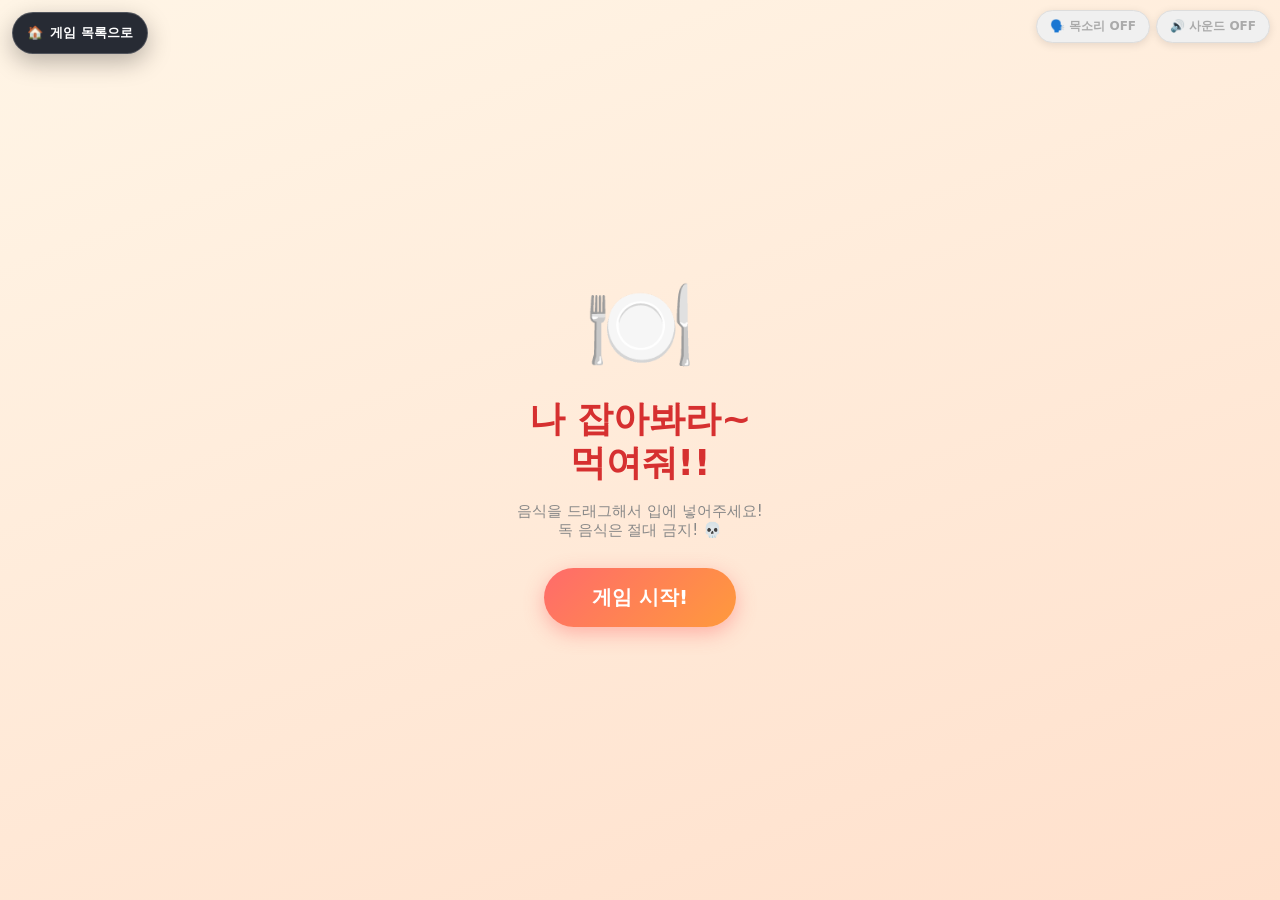
<file: feed_me_game/index.html>
<!DOCTYPE html>
<html lang="ko">
<head>
<meta charset="UTF-8">
<meta name="viewport" content="width=device-width, initial-scale=1.0">
<title>🍽️ 나 잡아봐라~ 먹여줘!!</title>
<link rel="stylesheet" href="../shared/game-shell.css">
<script defer src="../shared/game-shell.js"></script>
<style>
* { margin:0; padding:0; box-sizing:border-box; -webkit-tap-highlight-color:transparent; }
:root {
  --bg: #fff8f0;
  --accent: #ff6b6b;
  --accent2: #ffa94d;
  --card: #fff;
  --shadow: rgba(0,0,0,0.12);
}
html, body {
  width:100%; height:100%; overflow:hidden;
  font-family: 'Apple SD Gothic Neo', 'Noto Sans KR', system-ui, sans-serif;
  background: var(--bg);
  touch-action: none;
  user-select: none;
}
#app {
  width:100vw; height:100vh;
  display:flex; flex-direction:column;
  align-items:center; justify-content:center;
  position:relative;
}

/* ── 화면 전환 ── */
.screen { display:none; width:100%; height:100%; position:absolute; top:0; left:0; flex-direction:column; align-items:center; justify-content:center; }
.screen.active { display:flex; }

/* ── 타이틀 화면 ── */
#titleScreen {
  background: linear-gradient(160deg, #fff5e6 0%, #ffe0cc 100%);
  gap: 18px;
}
.title-emoji { font-size: clamp(60px,12vw,90px); animation: bounce 1.2s infinite alternate; }
@keyframes bounce { from{transform:translateY(0)} to{transform:translateY(-14px)} }
.title-text { font-size: clamp(22px,5vw,36px); font-weight:900; color:#d63030; text-align:center; line-height:1.2; }
.title-sub { font-size: clamp(12px,2.5vw,15px); color:#888; text-align:center; }
.btn-start {
  margin-top:10px;
  padding: 16px 48px; font-size: clamp(16px,3vw,20px); font-weight:900;
  background: linear-gradient(135deg, #ff6b6b, #ff9a3c);
  color:#fff; border:none; border-radius:999px; cursor:pointer;
  box-shadow: 0 6px 20px rgba(255,107,107,0.45);
  transition: transform 0.15s, box-shadow 0.15s;
  font-family: inherit;
}
.btn-start:active { transform:scale(0.96); box-shadow: 0 2px 10px rgba(255,107,107,0.3); }

/* ── 오디오 컨트롤 바 ── */
#audioBar {
  position:fixed; top:10px; right:10px; z-index:100;
  display:flex; gap:6px;
}
.audio-btn {
  padding: 7px 13px; font-size:12px; font-weight:700;
  background: rgba(255,255,255,0.9); border:1.5px solid #ddd; border-radius:999px;
  cursor:pointer; font-family:inherit; backdrop-filter:blur(6px);
  box-shadow: 0 2px 8px rgba(0,0,0,0.1); transition:background 0.15s;
  white-space:nowrap;
}
.audio-btn.on  { background:#ffeaa7; border-color:#fdcb6e; }
.audio-btn.off { background:#f0f0f0; color:#aaa; }

/* ── 게임 화면 ── */
#gameScreen {
  background: linear-gradient(160deg, #fff8f0 0%, #ffecd2 100%);
  position:relative;
}
#gameCanvas {
  display:block;
  touch-action: none;
  cursor: default;
}

/* ── 오버레이(결과/다음스테이지) ── */
#overlay {
  position:absolute; inset:0;
  display:none; align-items:center; justify-content:center;
  background: rgba(0,0,0,0.5); z-index:50; flex-direction:column; gap:14px;
  backdrop-filter:blur(4px);
}
#overlay.show { display:flex; }
.overlay-card {
  background:#fff; border-radius:24px; padding:30px 40px;
  text-align:center; box-shadow:0 20px 60px rgba(0,0,0,0.25);
  max-width:320px; width:90%;
}
.overlay-emoji { font-size:56px; display:block; margin-bottom:8px; }
.overlay-title { font-size:24px; font-weight:900; margin-bottom:6px; color:#222; }
.overlay-sub   { font-size:14px; color:#888; margin-bottom:18px; line-height:1.5; }
.overlay-btn {
  padding:13px 32px; font-size:16px; font-weight:900;
  background:linear-gradient(135deg,#ff6b6b,#ff9a3c);
  color:#fff; border:none; border-radius:999px; cursor:pointer;
  font-family:inherit; box-shadow:0 4px 16px rgba(255,107,107,0.4);
  transition: transform 0.15s;
}
.overlay-btn:active { transform:scale(0.96); }
</style>
</head>
<body data-home-href="../index.html">
<div id="app">

  <!-- 오디오 컨트롤 -->
  <div id="audioBar">
    <button class="audio-btn off" id="btnVoice" onclick="toggleVoice()" aria-pressed="false">🗣️ 목소리 OFF</button>
    <button class="audio-btn off" id="btnSound" onclick="toggleSound()" aria-pressed="false">🔊 사운드 OFF</button>
  </div>

  <!-- 타이틀 -->
  <div class="screen active" id="titleScreen">
    <div class="title-emoji">🍽️</div>
    <div class="title-text">나 잡아봐라~<br>먹여줘!!</div>
    <div class="title-sub">음식을 드래그해서 입에 넣어주세요!<br>독 음식은 절대 금지! 💀</div>
    <button class="btn-start" onclick="startGame()">게임 시작!</button>
  </div>

  <!-- 게임 -->
  <div class="screen" id="gameScreen">
    <canvas id="gameCanvas"></canvas>
  </div>

  <!-- 오버레이 -->
  <div id="overlay">
    <div class="overlay-card">
      <span class="overlay-emoji" id="ovEmoji">😊</span>
      <div class="overlay-title" id="ovTitle">스테이지 클리어!</div>
      <div class="overlay-sub"  id="ovSub">잘 먹었어요!</div>
      <button class="overlay-btn" id="ovBtn" onclick="overlayAction()">다음 스테이지</button>
    </div>
  </div>
</div>

<script>
/* ═══════════════════════════════════════════
   ▌ 설정값
═══════════════════════════════════════════ */
const CFG = {
  STAGE_TIME:        20,      // 초
  GOAL_COUNT:        3,       // 먹어야 할 수
  FAT_MAX:           5,
  FAT_MIN:          -5,
  ENABLE_BODY_LIMITS: true,   // fatLevel 한계 패널티/보너스 ON/OFF
  SPICY_IS_JUNK:     true,    // 매운 음식도 정크 취급
};

/* ═══════════════════════════════════════════
   ▌ 음식 데이터
═══════════════════════════════════════════ */
const FOOD_SAFE = [
  // 정크
  { e:'🍔', name:'햄버거',   type:'junk'    },
  { e:'🍕', name:'피자',     type:'junk'    },
  { e:'🍟', name:'감자튀김', type:'junk'    },
  { e:'🌭', name:'핫도그',   type:'junk'    },
  { e:'🍩', name:'도넛',     type:'junk'    },
  { e:'🍪', name:'쿠키',     type:'junk'    },
  { e:'🍦', name:'아이스크림',type:'normal' },
  { e:'🍰', name:'케이크',   type:'normal'  },
  { e:'🍣', name:'초밥',     type:'normal'  },
  { e:'🍱', name:'도시락',   type:'normal'  },
  { e:'🍙', name:'주먹밥',   type:'normal'  },
  { e:'🍜', name:'라멘',     type:'spicy'   },
  { e:'🌮', name:'타코',     type:'spicy'   },
  { e:'🥟', name:'만두',     type:'spicy'   },
  { e:'🍗', name:'치킨',     type:'normal'  },
  { e:'🍫', name:'초콜릿',   type:'normal'  },
  { e:'🧁', name:'컵케이크', type:'normal'  },
  // 야채/건강
  { e:'🥦', name:'브로콜리', type:'veggie'  },
  { e:'🥬', name:'상추',     type:'veggie'  },
  { e:'🫑', name:'파프리카', type:'veggie'  },
  { e:'🧅', name:'양파',     type:'veggie'  },
  { e:'🧄', name:'마늘',     type:'veggie'  },
  { e:'🥕', name:'당근',     type:'veggie'  },
  { e:'🍎', name:'사과',     type:'veggie'  },
  { e:'🍇', name:'포도',     type:'veggie'  },
];

const POISON_LIST = [
  { type:'poison', name:'독버섯',     drawFn:'mushroom'    },
  { type:'poison', name:'복어',       drawFn:'pufferfish'  },
  { type:'poison', name:'싹난 감자',  drawFn:'potato'      },
  { type:'poison', name:'오래된생선', drawFn:'rottenfish'  },
  { type:'poison', name:'똥파리',     drawFn:'fly'         },
  { type:'poison', name:'곰팡이',     drawFn:'mold'        },
  { type:'poison', name:'독사',       drawFn:'snake'       },
  { type:'poison', name:'푸른고리문어',drawFn:'octopus'    },
  { type:'poison', name:'말벌',       drawFn:'wasp'        },
  { type:'poison', name:'지네',       drawFn:'centipede'   },
];

/* ═══════════════════════════════════════════
   ▌ 오디오 시스템
═══════════════════════════════════════════ */
let audioCtx = null;
let voiceOn  = false;
let soundOn  = false;
let bgmNode  = null;
let bgmGain  = null;

function getAudioCtx() {
  if (!audioCtx) audioCtx = new (window.AudioContext || window.webkitAudioContext)();
  if (audioCtx.state === 'suspended') audioCtx.resume();
  return audioCtx;
}

function toggleVoice() {
  voiceOn = !voiceOn;
  const btn = document.getElementById('btnVoice');
  btn.textContent = voiceOn ? '🗣️ 목소리 ON' : '🗣️ 목소리 OFF';
  btn.className = 'audio-btn ' + (voiceOn ? 'on' : 'off');
  btn.setAttribute('aria-pressed', String(voiceOn));
  if (voiceOn) speak('목소리 켰어요');
}

function toggleSound() {
  soundOn = !soundOn;
  const btn = document.getElementById('btnSound');
  btn.textContent = soundOn ? '🔊 사운드 ON' : '🔊 사운드 OFF';
  btn.className = 'audio-btn ' + (soundOn ? 'on' : 'off');
  btn.setAttribute('aria-pressed', String(soundOn));
  if (soundOn) { startBGM(); playSFX('toggle'); }
  else stopBGM();
}

function speak(text) {
  if (!voiceOn || !window.speechSynthesis) return;
  speechSynthesis.cancel();
  const u = new SpeechSynthesisUtterance(text);
  u.lang = 'ko-KR'; u.rate = 1.05; u.pitch = 1.1;
  speechSynthesis.speak(u);
}

function startBGM() {
  if (!soundOn) return;
  stopBGM();
  const ac = getAudioCtx();
  bgmGain = ac.createGain(); bgmGain.gain.value = 0.18;
  bgmGain.connect(ac.destination);
  const notes = [261.6,293.7,329.6,349.2,392,440,493.9,523.3];
  let t = ac.currentTime;
  const seq = [0,2,4,5,7,9,7,5,4,2,0,2,4,2,0];
  function loop() {
    seq.forEach((n,i)=>{
      const o = ac.createOscillator();
      const g = ac.createGain();
      o.connect(g); g.connect(bgmGain);
      o.type = 'sine'; o.frequency.value = notes[n % notes.length] * (n>7?2:1);
      g.gain.setValueAtTime(0,t+i*0.28);
      g.gain.linearRampToValueAtTime(0.5,t+i*0.28+0.05);
      g.gain.linearRampToValueAtTime(0,t+i*0.28+0.25);
      o.start(t+i*0.28); o.stop(t+i*0.28+0.28);
    });
    t += seq.length*0.28;
    bgmNode = setTimeout(loop, (seq.length*0.28 - (ac.currentTime - (t - seq.length*0.28)))*1000 - 50);
  }
  loop();
}

function stopBGM() { if(bgmNode){ clearTimeout(bgmNode); bgmNode=null; } }

function playSFX(type) {
  if (!soundOn) return;
  const ac = getAudioCtx();
  const o = ac.createOscillator();
  const g = ac.createGain();
  o.connect(g); g.connect(ac.destination);
  const now = ac.currentTime;
  if (type==='eat')    { o.type='sine';   o.frequency.setValueAtTime(600,now); o.frequency.linearRampToValueAtTime(900,now+0.1); g.gain.setValueAtTime(0.4,now); g.gain.linearRampToValueAtTime(0,now+0.2); o.start(now); o.stop(now+0.2); }
  if (type==='veggie') { o.type='sine';   o.frequency.setValueAtTime(500,now); o.frequency.linearRampToValueAtTime(750,now+0.15); g.gain.setValueAtTime(0.3,now); g.gain.linearRampToValueAtTime(0,now+0.25); o.start(now); o.stop(now+0.25); }
  if (type==='spicy')  { o.type='sawtooth'; o.frequency.setValueAtTime(300,now); o.frequency.linearRampToValueAtTime(150,now+0.2); g.gain.setValueAtTime(0.3,now); g.gain.linearRampToValueAtTime(0,now+0.25); o.start(now); o.stop(now+0.25); }
  if (type==='poison') { o.type='square'; o.frequency.setValueAtTime(200,now); o.frequency.linearRampToValueAtTime(50,now+0.5);  g.gain.setValueAtTime(0.5,now); g.gain.linearRampToValueAtTime(0,now+0.6);  o.start(now); o.stop(now+0.6); }
  if (type==='clear')  { [523,659,784,1046].forEach((f,i)=>{ const oo=ac.createOscillator(),gg=ac.createGain(); oo.connect(gg); gg.connect(ac.destination); oo.type='sine'; oo.frequency.value=f; gg.gain.setValueAtTime(0.3,now+i*0.1); gg.gain.linearRampToValueAtTime(0,now+i*0.1+0.15); oo.start(now+i*0.1); oo.stop(now+i*0.1+0.2); }); }
  if (type==='fail')   { [300,250,180].forEach((f,i)=>{ const oo=ac.createOscillator(),gg=ac.createGain(); oo.connect(gg); gg.connect(ac.destination); oo.type='sawtooth'; oo.frequency.value=f; gg.gain.setValueAtTime(0.35,now+i*0.12); gg.gain.linearRampToValueAtTime(0,now+i*0.12+0.18); oo.start(now+i*0.12); oo.stop(now+i*0.12+0.2); }); }
  if (type==='toggle') { o.type='sine'; o.frequency.value=800; g.gain.setValueAtTime(0.2,now); g.gain.linearRampToValueAtTime(0,now+0.1); o.start(now); o.stop(now+0.1); }
}

/* ═══════════════════════════════════════════
   ▌ 게임 상태
═══════════════════════════════════════════ */
let GS = {}; // 게임 상태

function initGS() {
  GS = {
    stage:       1,
    fatLevel:    0,       // -5 ~ +5
    eatCount:    0,
    timeLeft:    CFG.STAGE_TIME,
    running:     false,
    over:        false,
    foods:       [],
    drag:        null,    // { idx, offX, offY }
    faceExpr:    'normal',// normal|happy|spicy|veggie|dead
    exprTimer:   0,
    mouthOpen:   0,       // 0~1 애니
    chewTimer:   0,
    timerInterval: null,
    animId:      null,
    fatBonus:    false,   // -5 보너스 적용 여부
  };
}

/* ═══════════════════════════════════════════
   ▌ 캔버스/레이아웃
═══════════════════════════════════════════ */
const canvas = document.getElementById('gameCanvas');
const ctx    = canvas.getContext('2d');
let CW, CH, CX, CY; // 캔버스 크기, 얼굴 중심
let FACE_R;          // 기본 얼굴 반지름
let MOUTH_Y;         // 입 Y 위치 (캔버스 상대)
let FOOD_ZONE_Y;     // 음식 배치 시작 Y
let FOOD_SIZE;       // 음식 이모지 크기

function resizeCanvas() {
  const scr = document.getElementById('gameScreen');
  CW = scr.clientWidth;
  CH = scr.clientHeight;
  canvas.width  = CW;
  canvas.height = CH;

  FACE_R     = Math.min(CW, CH) * 0.22;
  CX         = CW / 2;
  CY         = CH * 0.30;
  MOUTH_Y    = CY + FACE_R * 0.35;
  FOOD_ZONE_Y= CY + FACE_R + CH * 0.07;
  FOOD_SIZE  = Math.min(CW, CH) * 0.085;
}

/* ═══════════════════════════════════════════
   ▌ 음식 배치
═══════════════════════════════════════════ */
function buildFoods() {
  // 안전 음식 7개 랜덤
  const pool  = [...FOOD_SAFE].sort(()=>Math.random()-0.5).slice(0,7);
  // 독 1개 랜덤
  const poison = POISON_LIST[Math.floor(Math.random()*POISON_LIST.length)];
  const all = [...pool, poison].sort(()=>Math.random()-0.5);

  // 2열 배치 (4+4)
  const cols = 4;
  const rows = 2;
  const spacing = CW / (cols + 1);
  const rowH    = FOOD_SIZE * 2.4;
  GS.foods = all.map((f, i) => {
    const col = i % cols;
    const row = Math.floor(i / cols);
    return {
      ...f,
      x: spacing * (col + 1),
      y: FOOD_ZONE_Y + row * rowH,
      size: FOOD_SIZE,
      eaten: false,
      baseX: spacing * (col + 1),
      baseY: FOOD_ZONE_Y + row * rowH,
    };
  });
}

/* ═══════════════════════════════════════════
   ▌ 독 음식 캔버스 드로잉 함수들
═══════════════════════════════════════════ */
function drawPoison(ctx, food, x, y, size) {
  const s = size * 0.42;
  ctx.save();
  ctx.translate(x, y);
  switch(food.drawFn) {
    case 'mushroom':    drawMushroom(ctx, s);   break;
    case 'pufferfish':  drawPufferfish(ctx, s); break;
    case 'potato':      drawPotato(ctx, s);     break;
    case 'rottenfish':  drawRottenFish(ctx, s); break;
    case 'fly':         drawFly(ctx, s);        break;
    case 'mold':        drawMold(ctx, s);       break;
    case 'snake':       drawSnake(ctx, s);      break;
    case 'octopus':     drawOctopus(ctx, s);    break;
    case 'wasp':        drawWasp(ctx, s);       break;
    case 'centipede':   drawCentipede(ctx, s);  break;
  }
  ctx.restore();
}

function drawMushroom(ctx, s) {
  // 랜덤 색 독버섯 - 저장된 seed 활용
  const colors = ['#c0392b','#8e44ad','#2980b9','#16a085','#f39c12'];
  const col = colors[Math.floor(Math.abs(s*10))%colors.length] || '#c0392b';
  ctx.fillStyle = '#f5cba7'; ctx.beginPath(); ctx.ellipse(0,s*0.3,s*0.35,s*0.55,0,0,Math.PI*2); ctx.fill();
  ctx.fillStyle = col; ctx.beginPath(); ctx.ellipse(0,-s*0.1,s*0.7,s*0.55,0,Math.PI,Math.PI*2); ctx.fill();
  ctx.fillStyle='rgba(255,255,255,0.55)';
  [[-0.3,-0.25],[0.15,-0.38],[-0.05,-0.1],[0.38,-0.18]].forEach(([dx,dy])=>{ ctx.beginPath(); ctx.ellipse(dx*s,dy*s,s*0.1,s*0.07,0,0,Math.PI*2); ctx.fill(); });
}

function drawPufferfish(ctx, s) {
  ctx.fillStyle = '#f0d060'; ctx.beginPath(); ctx.arc(0,0,s*0.7,0,Math.PI*2); ctx.fill();
  ctx.strokeStyle='#c8a020'; ctx.lineWidth=s*0.07;
  for(let i=0;i<12;i++){const a=i/12*Math.PI*2; ctx.beginPath(); ctx.moveTo(Math.cos(a)*s*0.68,Math.sin(a)*s*0.68); ctx.lineTo(Math.cos(a)*s*1.0,Math.sin(a)*s*1.0); ctx.stroke();}
  ctx.fillStyle='#333'; ctx.beginPath(); ctx.arc(-s*0.2,-s*0.1,s*0.12,0,Math.PI*2); ctx.fill();
  ctx.fillStyle='#fff'; ctx.beginPath(); ctx.arc(-s*0.16,-s*0.14,s*0.05,0,Math.PI*2); ctx.fill();
  ctx.strokeStyle='#333'; ctx.lineWidth=s*0.06; ctx.beginPath(); ctx.moveTo(0,s*0.2); ctx.lineTo(-s*0.15,s*0.38); ctx.moveTo(0,s*0.2); ctx.lineTo(s*0.15,s*0.38); ctx.stroke();
}

function drawPotato(ctx, s) {
  ctx.fillStyle='#c8a060'; ctx.beginPath(); ctx.ellipse(s*0.1,s*0.05,s*0.65,s*0.5,0.2,0,Math.PI*2); ctx.fill();
  ctx.fillStyle='#a07840';
  [{x:-0.2,y:-0.2},{x:0.3,y:-0.1},{x:-0.1,y:0.25},{x:0.25,y:0.3}].forEach(p=>{ctx.beginPath();ctx.ellipse(p.x*s,p.y*s,s*0.07,s*0.05,0,0,Math.PI*2);ctx.fill();});
  ctx.strokeStyle='#5a8a30'; ctx.lineWidth=s*0.06;
  [{x:0.15,y:-0.35,a:-0.5},{x:-0.1,y:-0.4,a:0.4},{x:0.35,y:-0.28,a:0.8}].forEach(p=>{
    ctx.save(); ctx.translate(p.x*s,p.y*s); ctx.rotate(p.a);
    ctx.beginPath(); ctx.moveTo(0,0); ctx.quadraticCurveTo(s*0.12,s*0.08,s*0.05,s*0.22);
    ctx.stroke(); ctx.restore();
  });
}

function drawRottenFish(ctx, s) {
  ctx.fillStyle='#8d9e7a'; ctx.beginPath(); ctx.ellipse(0,0,s*0.75,s*0.38,0,0,Math.PI*2); ctx.fill();
  ctx.fillStyle='#7a8a6a'; ctx.beginPath(); ctx.moveTo(s*0.72,0); ctx.lineTo(s*1.0,-s*0.3); ctx.lineTo(s*1.0,s*0.3); ctx.closePath(); ctx.fill();
  ctx.fillStyle='#c0c0c0'; ctx.beginPath(); ctx.arc(-s*0.25,-s*0.05,s*0.12,0,Math.PI*2); ctx.fill();
  ctx.fillStyle='#333'; ctx.beginPath(); ctx.arc(-s*0.22,-s*0.07,s*0.07,0,Math.PI*2); ctx.fill();
  ctx.strokeStyle='rgba(100,180,100,0.7)'; ctx.lineWidth=s*0.07;
  for(let i=0;i<5;i++){ctx.beginPath();ctx.arc((i-2)*s*0.2,s*0.15+Math.sin(i)*s*0.1,s*0.06,0,Math.PI*2);ctx.stroke();}
  ctx.fillStyle='rgba(150,255,100,0.35)'; ctx.beginPath(); ctx.ellipse(0,s*0.05,s*0.5,s*0.2,0,0,Math.PI*2); ctx.fill();
}

function drawFly(ctx, s) {
  ctx.fillStyle='#222'; ctx.beginPath(); ctx.ellipse(0,s*0.1,s*0.28,s*0.38,0,0,Math.PI*2); ctx.fill();
  ctx.fillStyle='#333'; ctx.beginPath(); ctx.arc(0,-s*0.22,s*0.22,0,Math.PI*2); ctx.fill();
  ctx.fillStyle='rgba(150,220,255,0.55)';
  ctx.beginPath(); ctx.ellipse(-s*0.5,-s*0.05,s*0.42,s*0.2,-0.4,0,Math.PI*2); ctx.fill();
  ctx.beginPath(); ctx.ellipse(s*0.5,-s*0.05,s*0.42,s*0.2,0.4,0,Math.PI*2); ctx.fill();
  ctx.fillStyle='#ff2020'; ctx.beginPath(); ctx.arc(-s*0.08,-s*0.22,s*0.08,0,Math.PI*2); ctx.fill();
  ctx.beginPath(); ctx.arc(s*0.08,-s*0.22,s*0.08,0,Math.PI*2); ctx.fill();
  ctx.strokeStyle='#555'; ctx.lineWidth=s*0.04;
  for(let i=-2;i<=2;i++){ctx.beginPath();ctx.moveTo(i*s*0.1,s*0.1);ctx.lineTo(i*s*0.1-s*0.05*Math.sign(i||1),-s*0.05);ctx.stroke();}
}

function drawMold(ctx, s) {
  ctx.fillStyle='#8B7355'; ctx.beginPath(); ctx.roundRect(-s*0.6,-s*0.35,s*1.2,s*0.7,s*0.12); ctx.fill();
  const moldColors=['#4a7c4a','#3a9a3a','#7aad2a','#2e7d32'];
  for(let i=0;i<14;i++){
    const mx=(Math.cos(i*1.7)*0.45+Math.sin(i*0.9)*0.1)*s;
    const my=(Math.sin(i*2.1)*0.25+Math.cos(i*0.7)*0.05)*s;
    ctx.fillStyle=moldColors[i%moldColors.length];
    ctx.beginPath(); ctx.arc(mx,my,s*(0.08+Math.sin(i)*0.04),0,Math.PI*2); ctx.fill();
  }
  ctx.fillStyle='rgba(0,180,0,0.2)'; ctx.beginPath(); ctx.ellipse(0,0,s*0.5,s*0.3,0,0,Math.PI*2); ctx.fill();
}

function drawSnake(ctx, s) {
  ctx.strokeStyle='#2a6a2a'; ctx.lineWidth=s*0.28; ctx.lineCap='round';
  ctx.beginPath();
  ctx.moveTo(-s*0.8,s*0.3); ctx.bezierCurveTo(-s*0.4,-s*0.5,s*0.4,s*0.5,s*0.6,-s*0.2);
  ctx.stroke();
  ctx.strokeStyle='#1a4a1a'; ctx.lineWidth=s*0.07;
  for(let t=0;t<=1;t+=0.07){
    const bx=(1-t)*(1-t)*(1-t)*(-s*0.8)+(3*(1-t)*(1-t)*t)*(-s*0.4)+(3*(1-t)*t*t)*(s*0.4)+t*t*t*(s*0.6);
    const by=(1-t)*(1-t)*(1-t)*(s*0.3)+(3*(1-t)*(1-t)*t)*(-s*0.5)+(3*(1-t)*t*t)*(s*0.5)+t*t*t*(-s*0.2);
    ctx.beginPath();ctx.moveTo(bx-s*0.05,by);ctx.lineTo(bx+s*0.05,by);ctx.stroke();
  }
  ctx.fillStyle='#1a5a1a'; ctx.beginPath(); ctx.arc(s*0.6,-s*0.2,s*0.2,0,Math.PI*2); ctx.fill();
  ctx.fillStyle='#ffd700'; ctx.beginPath(); ctx.arc(s*0.52,-s*0.26,s*0.08,0,Math.PI*2); ctx.fill();
  ctx.beginPath(); ctx.arc(s*0.68,-s*0.26,s*0.08,0,Math.PI*2); ctx.fill();
  ctx.strokeStyle='#ff2020'; ctx.lineWidth=s*0.04;
  ctx.beginPath(); ctx.moveTo(s*0.78,-s*0.18); ctx.lineTo(s*0.9,-s*0.1); ctx.moveTo(s*0.78,-s*0.18); ctx.lineTo(s*0.9,-s*0.26); ctx.stroke();
}

function drawOctopus(ctx, s) {
  ctx.fillStyle='#1a3a7a'; ctx.beginPath(); ctx.ellipse(0,-s*0.1,s*0.5,s*0.45,0,0,Math.PI*2); ctx.fill();
  ctx.strokeStyle='#0a1a5a'; ctx.lineWidth=s*0.1; ctx.lineCap='round';
  const tentAngles=[-0.7,-0.35,0,0.35,0.7,-1.0,1.0,-1.3];
  tentAngles.forEach((a,i)=>{
    ctx.beginPath();
    const sx=Math.sin(a)*s*0.45, sy=Math.cos(a)*s*0.3;
    ctx.moveTo(sx,sy);
    ctx.quadraticCurveTo(sx+Math.cos(a+Math.PI/2)*s*0.3, sy+s*0.5+i*s*0.02, sx+Math.sin(a*0.5)*s*0.2, sy+s*0.85);
    ctx.stroke();
  });
  ctx.strokeStyle='rgba(100,200,255,0.7)'; ctx.lineWidth=s*0.05;
  for(let i=0;i<6;i++){ ctx.beginPath(); ctx.arc(-s*0.35+i*s*0.14,s*0.55,s*0.04,0,Math.PI*2); ctx.stroke(); }
  ctx.fillStyle='#60d0ff'; ctx.beginPath(); ctx.arc(-s*0.18,-s*0.12,s*0.12,0,Math.PI*2); ctx.fill();
  ctx.beginPath(); ctx.arc(s*0.18,-s*0.12,s*0.12,0,Math.PI*2); ctx.fill();
  ctx.fillStyle='#003'; ctx.beginPath(); ctx.arc(-s*0.16,-s*0.1,s*0.06,0,Math.PI*2); ctx.fill();
  ctx.beginPath(); ctx.arc(s*0.16,-s*0.1,s*0.06,0,Math.PI*2); ctx.fill();
}

function drawWasp(ctx, s) {
  ctx.fillStyle='#f5c518'; ctx.beginPath(); ctx.ellipse(0,-s*0.15,s*0.25,s*0.38,0,0,Math.PI*2); ctx.fill();
  ctx.fillStyle='#222';
  for(let i=0;i<4;i++){ctx.beginPath();ctx.ellipse(0,-s*0.38+i*s*0.18,s*0.26,s*0.1,0,0,Math.PI*2);ctx.fill();}
  ctx.fillStyle='#f5c518'; ctx.beginPath(); ctx.arc(0,-s*0.6,s*0.2,0,Math.PI*2); ctx.fill();
  ctx.fillStyle='#ff2020'; ctx.beginPath(); ctx.arc(-s*0.08,-s*0.63,s*0.07,0,Math.PI*2); ctx.fill();
  ctx.beginPath(); ctx.arc(s*0.08,-s*0.63,s*0.07,0,Math.PI*2); ctx.fill();
  ctx.fillStyle='rgba(200,230,255,0.6)';
  ctx.beginPath(); ctx.ellipse(-s*0.52,-s*0.2,s*0.38,s*0.16,-0.5,0,Math.PI*2); ctx.fill();
  ctx.beginPath(); ctx.ellipse(s*0.52,-s*0.2,s*0.38,s*0.16,0.5,0,Math.PI*2); ctx.fill();
  ctx.strokeStyle='#555'; ctx.lineWidth=s*0.04;
  ctx.beginPath(); ctx.moveTo(0,s*0.22); ctx.lineTo(-s*0.1,s*0.55); ctx.moveTo(0,s*0.22); ctx.lineTo(s*0.1,s*0.55); ctx.stroke();
  ctx.strokeStyle='#ff3030'; ctx.lineWidth=s*0.05;
  ctx.beginPath(); ctx.moveTo(-s*0.04,s*0.24); ctx.lineTo(0,s*0.52); ctx.stroke();
}

function drawCentipede(ctx, s) {
  const segs=8; const segR=s*0.12;
  for(let i=segs-1;i>=0;i--){
    const t=i/(segs-1);
    const x=(i-segs/2)*s*0.21;
    const y=Math.sin(i*0.9)*s*0.12;
    const col=i%2===0?'#8B2500':'#a83000';
    ctx.fillStyle=col; ctx.beginPath(); ctx.arc(x,y,segR,0,Math.PI*2); ctx.fill();
    ctx.strokeStyle='rgba(200,100,50,0.5)'; ctx.lineWidth=s*0.03;
    const legLen=s*0.22;
    ctx.beginPath(); ctx.moveTo(x,y); ctx.lineTo(x-legLen*0.7,y-legLen); ctx.stroke();
    ctx.beginPath(); ctx.moveTo(x,y); ctx.lineTo(x+legLen*0.7,y-legLen); ctx.stroke();
    ctx.beginPath(); ctx.moveTo(x,y); ctx.lineTo(x-legLen*0.5,y+legLen*0.8); ctx.stroke();
    ctx.beginPath(); ctx.moveTo(x,y); ctx.lineTo(x+legLen*0.5,y+legLen*0.8); ctx.stroke();
  }
  const hx=(-segs/2)*s*0.21; const hy=0;
  ctx.fillStyle='#6B1800'; ctx.beginPath(); ctx.arc(hx,hy,segR*1.3,0,Math.PI*2); ctx.fill();
  ctx.fillStyle='#ff4'; ctx.beginPath(); ctx.arc(hx-segR*0.5,hy-segR*0.4,segR*0.35,0,Math.PI*2); ctx.fill();
  ctx.beginPath(); ctx.arc(hx+segR*0.5,hy-segR*0.4,segR*0.35,0,Math.PI*2); ctx.fill();
  ctx.strokeStyle='#ff3030'; ctx.lineWidth=s*0.04;
  ctx.beginPath(); ctx.moveTo(hx-segR*0.8,hy+segR*0.3); ctx.lineTo(hx-segR*1.4,hy); ctx.stroke();
  ctx.beginPath(); ctx.moveTo(hx-segR*0.8,hy+segR*0.3); ctx.lineTo(hx-segR*1.4,hy+segR*0.5); ctx.stroke();
}

/* ═══════════════════════════════════════════
   ▌ 얼굴 드로잉 (체형 변화 포함)
═══════════════════════════════════════════ */
function drawFace(ctx, cx, cy, baseR, fatLevel, expr, mouthOpen) {
  const fat = Math.max(CFG.FAT_MIN, Math.min(CFG.FAT_MAX, fatLevel));
  const fatT = fat / CFG.FAT_MAX; // -1 ~ 1

  // ── 얼굴 형태 계산 ──
  const faceW = baseR * (1 + fatT * 0.38); // 가로 폭
  const faceH = baseR * (1 + fatT * 0.18); // 세로 폭 (살찌면 조금)
  const jowlR = baseR * Math.max(0, fatT) * 0.38; // 볼살 반지름
  const chinH = baseR * (fatT > 0 ? fatT * 0.2 : 0); // 이중턱

  // 피부색 (조금 불그스름할수록 살찜)
  const skinR = Math.round(255 - fatT * 15);
  const skinG = Math.round(200 - Math.abs(fatT)*15);
  const skinB = Math.round(150 - fatT * 20);
  const skinColor = `rgb(${skinR},${skinG},${skinB})`;

  ctx.save();
  ctx.translate(cx, cy);

  // ── 목/몸통 ──
  const bodyW = baseR * (0.55 + fatT * 0.32);
  const bodyH = baseR * (0.6 + fatT * 0.25);
  ctx.fillStyle = skinColor;
  ctx.beginPath();
  ctx.ellipse(0, faceH + bodyH * 0.4, bodyW, bodyH * 0.75, 0, 0, Math.PI);
  ctx.fill();

  // 목
  ctx.fillStyle = skinColor;
  ctx.fillRect(-baseR * (0.18 + fatT * 0.08), faceH * 0.75, baseR * (0.36 + fatT * 0.16), baseR * 0.3);

  // ── 이중턱 ──
  if (chinH > 0.01) {
    ctx.fillStyle = `rgb(${skinR-8},${skinG-8},${skinB-8})`;
    ctx.beginPath();
    ctx.ellipse(0, faceH * 0.85 + chinH * 0.5, baseR * (0.45 + fatT * 0.2), chinH * 0.6, 0, 0, Math.PI);
    ctx.fill();
  }

  // ── 얼굴 윤곽 ──
  ctx.fillStyle = skinColor;
  ctx.beginPath();
  ctx.ellipse(0, 0, faceW, faceH, 0, 0, Math.PI * 2);
  ctx.fill();
  ctx.strokeStyle = `rgb(${skinR-30},${skinG-30},${skinB-30})`;
  ctx.lineWidth = baseR * 0.025;
  ctx.stroke();

  // ── 볼살 ──
  if (jowlR > 0.5) {
    ctx.fillStyle = `rgba(255,${Math.round(180-fat*10)},${Math.round(150-fat*10)},${0.22+fat*0.06})`;
    ctx.beginPath(); ctx.arc(-faceW * 0.72, faceH * 0.15, jowlR, 0, Math.PI * 2); ctx.fill();
    ctx.beginPath(); ctx.arc(faceW * 0.72,  faceH * 0.15, jowlR, 0, Math.PI * 2); ctx.fill();
  }

  // ── 날씬 강조선 ──
  if (fat < -1) {
    const t = (-fat - 1) / 4;
    ctx.strokeStyle = `rgba(${skinR-40},${skinG-40},${skinB-40},${t*0.35})`;
    ctx.lineWidth = baseR * 0.018;
    ctx.beginPath(); ctx.moveTo(-faceW*0.75,-faceH*0.1); ctx.quadraticCurveTo(-faceW*0.82,faceH*0.3,-faceW*0.55,faceH*0.6); ctx.stroke();
    ctx.beginPath(); ctx.moveTo(faceW*0.75,-faceH*0.1);  ctx.quadraticCurveTo(faceW*0.82,faceH*0.3,faceW*0.55,faceH*0.6);  ctx.stroke();
  }

  // ── 머리카락 ──
  ctx.fillStyle = '#3a2010';
  ctx.beginPath();
  ctx.ellipse(0, -faceH * 0.82, faceW * 0.88, faceH * 0.38, 0, Math.PI, Math.PI * 2);
  ctx.fill();
  // 앞머리
  const hairSteps = 6;
  for (let i = 0; i < hairSteps; i++) {
    const hx = (i / (hairSteps - 1) - 0.5) * 2 * faceW * 0.85;
    const hy0 = -faceH * 0.58;
    const hy1 = hy0 + (Math.sin(i * 1.3) * 0.5 + 0.5) * faceH * 0.22;
    ctx.beginPath();
    ctx.moveTo(hx, hy0);
    ctx.quadraticCurveTo(hx + faceW * 0.04, hy1 + faceH * 0.08, hx, hy1);
    ctx.lineWidth = faceW * 0.07;
    ctx.strokeStyle = '#3a2010';
    ctx.stroke();
  }

  // ── 눈썹 ──
  ctx.strokeStyle = '#3a2010';
  ctx.lineWidth = baseR * 0.05;
  ctx.lineCap = 'round';
  const eyeY  = -faceH * 0.15;
  const eyeXL = -faceW * 0.32;
  const eyeXR =  faceW * 0.32;

  if (expr === 'spicy') {
    // 찡그린 눈썹
    ctx.beginPath(); ctx.moveTo(eyeXL - baseR*0.18, eyeY - baseR*0.22); ctx.lineTo(eyeXL + baseR*0.18, eyeY - baseR*0.08); ctx.stroke();
    ctx.beginPath(); ctx.moveTo(eyeXR - baseR*0.18, eyeY - baseR*0.08); ctx.lineTo(eyeXR + baseR*0.18, eyeY - baseR*0.22); ctx.stroke();
  } else {
    ctx.beginPath(); ctx.moveTo(eyeXL - baseR*0.18, eyeY - baseR*0.12); ctx.lineTo(eyeXL + baseR*0.18, eyeY - baseR*0.18); ctx.stroke();
    ctx.beginPath(); ctx.moveTo(eyeXR - baseR*0.18, eyeY - baseR*0.18); ctx.lineTo(eyeXR + baseR*0.18, eyeY - baseR*0.12); ctx.stroke();
  }

  // ── 눈 표정 ──
  drawEyes(ctx, eyeXL, eyeXR, eyeY, baseR, expr);

  // ── 코 ──
  ctx.fillStyle = `rgb(${skinR-35},${skinG-35},${skinB-35})`;
  ctx.beginPath(); ctx.ellipse(0, faceH * 0.08, baseR * 0.07, baseR * 0.04, 0, 0, Math.PI * 2); ctx.fill();

  // ── 입 ──
  drawMouth(ctx, 0, faceH * 0.38, baseR, faceW, expr, mouthOpen);

  // ── 볼홍조 ──
  ctx.fillStyle = `rgba(255,150,130,${0.12 + Math.max(0,fatT)*0.1})`;
  ctx.beginPath(); ctx.ellipse(-faceW * 0.58, faceH * 0.22, baseR*0.2, baseR*0.1, 0.2, 0, Math.PI*2); ctx.fill();
  ctx.beginPath(); ctx.ellipse(faceW * 0.58,  faceH * 0.22, baseR*0.2, baseR*0.1,-0.2, 0, Math.PI*2); ctx.fill();

  ctx.restore();
  return { mouthX: cx, mouthY: cy + faceH * 0.38, mouthR: baseR * (0.22 + (GS.fatBonus ? 0.08 : 0)) };
}

function drawEyes(ctx, xl, xr, ey, r, expr) {
  if (expr === 'dead') {
    ctx.strokeStyle = '#333'; ctx.lineWidth = r * 0.07; ctx.lineCap = 'round';
    [[xl,ey],[xr,ey]].forEach(([ex,ey2])=>{
      ctx.beginPath(); ctx.moveTo(ex-r*0.15,ey2-r*0.15); ctx.lineTo(ex+r*0.15,ey2+r*0.15); ctx.stroke();
      ctx.beginPath(); ctx.moveTo(ex+r*0.15,ey2-r*0.15); ctx.lineTo(ex-r*0.15,ey2+r*0.15); ctx.stroke();
    });
    return;
  }
  if (expr === 'happy') {
    ctx.strokeStyle = '#333'; ctx.lineWidth = r * 0.065; ctx.lineCap = 'round';
    [xl,xr].forEach(ex=>{
      ctx.beginPath(); ctx.arc(ex, ey+r*0.04, r*0.15, Math.PI, Math.PI*2); ctx.stroke();
    });
    return;
  }
  if (expr === 'spicy') {
    ctx.strokeStyle = '#c0392b'; ctx.lineWidth = r * 0.065; ctx.lineCap = 'round';
    [xl,xr].forEach(ex=>{
      ctx.beginPath(); ctx.moveTo(ex-r*0.15, ey-r*0.04); ctx.lineTo(ex, ey+r*0.04); ctx.lineTo(ex+r*0.15, ey-r*0.04); ctx.stroke();
    });
    return;
  }
  if (expr === 'veggie') {
    ctx.fillStyle = '#333';
    [xl,xr].forEach(ex=>{
      ctx.beginPath(); ctx.arc(ex, ey, r*0.16, 0, Math.PI*2); ctx.fill();
    });
    ctx.fillStyle = '#fff';
    [xl,xr].forEach(ex=>{
      ctx.beginPath(); ctx.arc(ex+r*0.05, ey-r*0.04, r*0.06, 0, Math.PI*2); ctx.fill();
    });
    return;
  }
  // normal
  ctx.fillStyle = '#fff';
  [xl,xr].forEach(ex=>{ ctx.beginPath(); ctx.ellipse(ex,ey,r*0.14,r*0.18,0,0,Math.PI*2); ctx.fill(); });
  ctx.strokeStyle='#ddd'; ctx.lineWidth=r*0.02;
  [xl,xr].forEach(ex=>{ ctx.beginPath(); ctx.ellipse(ex,ey,r*0.14,r*0.18,0,0,Math.PI*2); ctx.stroke(); });
  ctx.fillStyle='#3a2a1a';
  [xl,xr].forEach(ex=>{ ctx.beginPath(); ctx.arc(ex+r*0.02,ey+r*0.02,r*0.1,0,Math.PI*2); ctx.fill(); });
  ctx.fillStyle='#fff';
  [xl,xr].forEach(ex=>{ ctx.beginPath(); ctx.arc(ex+r*0.06,ey-r*0.04,r*0.04,0,Math.PI*2); ctx.fill(); });
}

function drawMouth(ctx, mx, my, r, fw, expr, open) {
  ctx.save();
  ctx.translate(mx, my);
  const mw = fw * 0.38;

  if (open > 0.05) {
    // 입 열린 상태
    ctx.fillStyle = '#8B2222';
    ctx.beginPath();
    ctx.ellipse(0, 0, mw * (0.6 + open * 0.4), r * (0.08 + open * 0.18), 0, 0, Math.PI * 2);
    ctx.fill();
    ctx.fillStyle = '#ff6b6b';
    ctx.beginPath();
    ctx.ellipse(0, r * 0.04 * open, mw * 0.35 * open, r * 0.07 * open, 0, 0, Math.PI);
    ctx.fill();
    // 이빨
    ctx.fillStyle = '#fff';
    for (let i = -1; i <= 1; i++) {
      ctx.beginPath();
      ctx.rect(i * mw * 0.2 - mw * 0.1 * 0.5, -r * 0.04 * open, mw * 0.1, r * 0.08 * open);
      ctx.fill();
    }
    ctx.strokeStyle = '#6a1010'; ctx.lineWidth = r * 0.03;
    ctx.beginPath(); ctx.ellipse(0, 0, mw * (0.6 + open * 0.4), r * (0.08 + open * 0.18), 0, 0, Math.PI * 2); ctx.stroke();
    ctx.restore(); return;
  }

  if (expr === 'happy') {
    ctx.strokeStyle = '#c0392b'; ctx.lineWidth = r * 0.06; ctx.lineCap = 'round';
    ctx.beginPath(); ctx.arc(0, -r * 0.05, mw * 0.7, 0.2, Math.PI - 0.2); ctx.stroke();
    ctx.restore(); return;
  }
  if (expr === 'spicy') {
    ctx.strokeStyle = '#e74c3c'; ctx.lineWidth = r * 0.06; ctx.lineCap = 'round';
    ctx.beginPath(); ctx.moveTo(-mw * 0.5, 0); ctx.quadraticCurveTo(0, r * 0.12, mw * 0.5, 0); ctx.stroke();
    ctx.restore(); return;
  }
  if (expr === 'dead') {
    ctx.strokeStyle = '#555'; ctx.lineWidth = r * 0.055; ctx.lineCap = 'round';
    ctx.beginPath(); ctx.moveTo(-mw * 0.45, r * 0.05); ctx.quadraticCurveTo(0, -r * 0.1, mw * 0.45, r * 0.05); ctx.stroke();
    ctx.restore(); return;
  }
  // normal
  ctx.strokeStyle = '#c0392b'; ctx.lineWidth = r * 0.05; ctx.lineCap = 'round';
  ctx.beginPath(); ctx.moveTo(-mw * 0.4, 0); ctx.quadraticCurveTo(0, r * 0.08, mw * 0.4, 0); ctx.stroke();
  ctx.restore();
}

/* ═══════════════════════════════════════════
   ▌ HUD 드로잉
═══════════════════════════════════════════ */
function drawHUD(ctx, cx, facetopY, stage, eatCount, timeLeft, fatLevel) {
  const hudY = facetopY - FACE_R * 0.05;
  ctx.save();

  // 배경 패널
  const pw = Math.min(CW * 0.82, 380);
  const ph = 78;
  const px = cx - pw / 2;
  const py = hudY - ph - 6;
  ctx.fillStyle = 'rgba(255,255,255,0.88)';
  ctx.beginPath(); ctx.roundRect(px, py, pw, ph, 14); ctx.fill();
  ctx.strokeStyle = 'rgba(200,150,100,0.3)'; ctx.lineWidth = 1.5;
  ctx.beginPath(); ctx.roundRect(px, py, pw, ph, 14); ctx.stroke();

  // 텍스트
  ctx.fillStyle = '#c0392b';
  ctx.font = `bold ${Math.round(pw * 0.075)}px 'Apple SD Gothic Neo', sans-serif`;
  ctx.textAlign = 'center';
  ctx.fillText(`스테이지 ${stage}`, cx, py + 20);

  ctx.fillStyle = '#333';
  ctx.font = `${Math.round(pw * 0.063)}px 'Apple SD Gothic Neo', sans-serif`;
  ctx.fillText(`목표: 음식 3개 먹이기  (현재 ${eatCount}/3)`, cx, py + 42);

  const color = timeLeft <= 5 ? '#e74c3c' : '#555';
  ctx.fillStyle = color;
  ctx.font = `bold ${Math.round(pw * 0.063)}px 'Apple SD Gothic Neo', sans-serif`;
  ctx.fillText(`시간: ${timeLeft.toFixed(1)}s`, cx, py + 62);

  // ── 체형 게이지 ──
  drawFatGauge(ctx, cx, py - 30, pw * 0.7, fatLevel);

  ctx.restore();
}

function drawFatGauge(ctx, cx, cy, gw, fatLevel) {
  const gh = 16;
  const gx = cx - gw / 2;
  const segments = 10;
  const segW = gw / segments;

  ctx.save();
  ctx.fillStyle = 'rgba(255,255,255,0.85)';
  ctx.beginPath(); ctx.roundRect(gx - 4, cy - 4, gw + 8, gh + 8, 8); ctx.fill();
  ctx.strokeStyle = 'rgba(180,140,100,0.25)'; ctx.lineWidth = 1;
  ctx.beginPath(); ctx.roundRect(gx - 4, cy - 4, gw + 8, gh + 8, 8); ctx.stroke();

  for (let i = 0; i < segments; i++) {
    const val = i - 5; // -5 ~ +4
    let color;
    if (val < 0)      color = `rgba(80,${200+val*15},100,0.85)`;   // 날씬: 초록
    else              color = `rgba(${200+val*8},${150-val*18},60,0.85)`; // 뚱: 주황~빨
    const filled = (fatLevel >= 0)
      ? (i >= 5 && i < 5 + fatLevel)
      : (i >= 5 + fatLevel && i < 5);
    ctx.fillStyle = filled ? color : 'rgba(220,220,220,0.5)';
    ctx.beginPath(); ctx.roundRect(gx + i * segW + 1, cy + 1, segW - 2, gh - 2, 3); ctx.fill();
  }

  // 중앙 마커
  ctx.strokeStyle = '#888'; ctx.lineWidth = 1.5;
  ctx.beginPath(); ctx.moveTo(cx, cy - 2); ctx.lineTo(cx, cy + gh + 2); ctx.stroke();

  // 라벨
  ctx.fillStyle = '#888'; ctx.font = `bold 10px sans-serif`; ctx.textAlign = 'center';
  ctx.fillText('날씬', gx + gw * 0.12, cy - 7);
  ctx.fillText('체형', cx, cy - 7);
  ctx.fillText('뚱뚱', gx + gw * 0.88, cy - 7);
  ctx.restore();
}

/* ═══════════════════════════════════════════
   ▌ 메인 렌더
═══════════════════════════════════════════ */
function render() {
  ctx.clearRect(0, 0, CW, CH);

  // 배경
  const grad = ctx.createLinearGradient(0,0,0,CH);
  grad.addColorStop(0,'#fff8f0'); grad.addColorStop(1,'#ffecd2');
  ctx.fillStyle = grad; ctx.fillRect(0,0,CW,CH);

  if (!GS.running && !GS.over) return;

  // 얼굴
  const faceInfo = drawFace(ctx, CX, CY, FACE_R, GS.fatLevel, GS.faceExpr, GS.mouthOpen);
  const mouthHitX = faceInfo.mouthX;
  const mouthHitY = faceInfo.mouthY;
  const mouthHitR = faceInfo.mouthR;

  // HUD
  if (!GS.over) {
    const hudTop = CY - FACE_R * 1.15;
    drawHUD(ctx, CX, hudTop, GS.stage, GS.eatCount, GS.timeLeft, GS.fatLevel);
  }

  // 음식 그리기
  GS.foods.forEach((f, i) => {
    if (f.eaten) return;
    const isDragging = GS.drag && GS.drag.idx === i;
    const fx = isDragging ? GS.drag.cx : f.x;
    const fy = isDragging ? GS.drag.cy : f.y;

    if (isDragging) {
      ctx.save();
      ctx.shadowColor = 'rgba(0,0,0,0.3)'; ctx.shadowBlur = 16; ctx.shadowOffsetY = 6;
    }

    if (f.type === 'poison') {
      // 캔버스 드로잉 독 음식
      ctx.save();
      // 이름 라벨
      ctx.fillStyle = 'rgba(50,50,50,0.75)';
      ctx.font = `bold ${Math.round(f.size*0.28)}px sans-serif`;
      ctx.textAlign = 'center';
      ctx.fillText(f.name, fx, fy + f.size * 0.82);
      ctx.restore();
      drawPoison(ctx, f, fx, fy, f.size);
    } else {
      ctx.font = `${f.size}px serif`;
      ctx.textAlign = 'center';
      ctx.textBaseline = 'middle';
      ctx.fillText(f.e, fx, fy);
      // 이름 라벨
      ctx.fillStyle = 'rgba(80,80,80,0.7)';
      ctx.font = `${Math.round(f.size * 0.28)}px sans-serif`;
      ctx.fillText(f.name, fx, fy + f.size * 0.62);
    }

    if (isDragging) ctx.restore();
  });

  // 입 판정 원 (드래그 중일 때만 힌트)
  if (GS.drag && !GS.over) {
    ctx.save();
    ctx.strokeStyle = 'rgba(255,100,100,0.35)';
    ctx.lineWidth = 2.5;
    ctx.setLineDash([6, 4]);
    ctx.beginPath(); ctx.arc(mouthHitX, mouthHitY, mouthHitR * 1.4, 0, Math.PI * 2); ctx.stroke();
    ctx.restore();
  }
}

/* ═══════════════════════════════════════════
   ▌ 게임 루프
═══════════════════════════════════════════ */
let lastTime = 0;
function gameLoop(ts) {
  const dt = Math.min((ts - lastTime) / 1000, 0.1);
  lastTime = ts;

  if (GS.running) {
    // 표정 타이머
    if (GS.exprTimer > 0) {
      GS.exprTimer -= dt;
      if (GS.exprTimer <= 0 && GS.faceExpr !== 'dead') GS.faceExpr = 'normal';
    }
    // 입 애니
    if (GS.chewTimer > 0) {
      GS.chewTimer -= dt;
      GS.mouthOpen = Math.sin(GS.chewTimer * Math.PI * 3) * Math.max(0, GS.chewTimer / 0.6);
    } else {
      GS.mouthOpen = 0;
    }
  }

  render();
  GS.animId = requestAnimationFrame(gameLoop);
}

/* ═══════════════════════════════════════════
   ▌ 타이머 (정밀)
═══════════════════════════════════════════ */
let stageStartReal = 0;
function startStageTimer() {
  stageStartReal = performance.now();
  GS.timeLeft = CFG.STAGE_TIME;
  if (GS.timerInterval) clearInterval(GS.timerInterval);
  GS.timerInterval = setInterval(() => {
    if (!GS.running) return;
    const elapsed = (performance.now() - stageStartReal) / 1000;
    GS.timeLeft = Math.max(0, CFG.STAGE_TIME - elapsed);
    if (GS.timeLeft <= 0) {
      clearInterval(GS.timerInterval);
      onTimeUp();
    }
  }, 50);
}

function onTimeUp() {
  if (GS.eatCount === 0) {
    gameOver('hungry');
  } else if (GS.eatCount < CFG.GOAL_COUNT) {
    gameOver('notEnough');
  }
  // 도달하면 clearStage에서 처리
}

/* ═══════════════════════════════════════════
   ▌ 드래그 & 드롭
═══════════════════════════════════════════ */
function getPos(e) {
  const r = canvas.getBoundingClientRect();
  const src = e.touches ? e.touches[0] : e;
  return { x: src.clientX - r.left, y: src.clientY - r.top };
}

function hitFood(x, y) {
  for (let i = GS.foods.length - 1; i >= 0; i--) {
    const f = GS.foods[i];
    if (f.eaten) continue;
    const dx = x - f.x, dy = y - f.y;
    if (Math.sqrt(dx*dx+dy*dy) < f.size * 0.68) return i;
  }
  return -1;
}

function onDragStart(e) {
  if (!GS.running || GS.over) return;
  e.preventDefault();
  const p = getPos(e);
  const idx = hitFood(p.x, p.y);
  if (idx < 0) return;
  const f = GS.foods[idx];
  GS.drag = { idx, offX: p.x - f.x, offY: p.y - f.y, cx: f.x, cy: f.y };
}

function onDragMove(e) {
  if (!GS.drag) return;
  e.preventDefault();
  const p = getPos(e);
  GS.drag.cx = p.x - GS.drag.offX;
  GS.drag.cy = p.y - GS.drag.offY;
}

function onDragEnd(e) {
  if (!GS.drag) return;
  e.preventDefault();
  const f = GS.foods[GS.drag.idx];
  // 입 판정
  const fat = GS.fatLevel;
  const faceH = FACE_R * (1 + Math.max(CFG.FAT_MIN, Math.min(CFG.FAT_MAX, fat)) / CFG.FAT_MAX * 0.18);
  const mouthX = CX;
  const mouthY = CY + faceH * 0.38;
  const baseHitR = FACE_R * (0.22 + (GS.fatBonus ? 0.08 : 0));
  const hitPenalty = (CFG.ENABLE_BODY_LIMITS && fat >= CFG.FAT_MAX) ? 0.6 : 1.0;
  const hitR = baseHitR * hitPenalty;
  const dx = GS.drag.cx - mouthX;
  const dy = GS.drag.cy - mouthY;

  if (Math.sqrt(dx*dx+dy*dy) < hitR) {
    eatFood(GS.drag.idx);
  } else {
    // 원위치
    f.x = f.baseX; f.y = f.baseY;
  }
  GS.drag = null;
}

canvas.addEventListener('mousedown',  onDragStart, { passive: false });
canvas.addEventListener('mousemove',  onDragMove,  { passive: false });
canvas.addEventListener('mouseup',    onDragEnd,   { passive: false });
canvas.addEventListener('touchstart', onDragStart, { passive: false });
canvas.addEventListener('touchmove',  onDragMove,  { passive: false });
canvas.addEventListener('touchend',   onDragEnd,   { passive: false });

/* ═══════════════════════════════════════════
   ▌ 먹기 처리
═══════════════════════════════════════════ */
function eatFood(idx) {
  const f = GS.foods[idx];
  f.eaten = true;
  GS.chewTimer = 0.7;
  GS.exprTimer = 1.2;

  if (f.type === 'poison') {
    GS.faceExpr = 'dead';
    playSFX('poison');
    speak('앗!! 독이다. 나 죽네!!');
    gameOver('poison');
    return;
  }

  GS.eatCount++;

  // 체형 변화
  const isSpicy = f.type === 'spicy';
  const isJunk  = f.type === 'junk' || (isSpicy && CFG.SPICY_IS_JUNK);
  const isVeg   = f.type === 'veggie';
  if (isJunk)  GS.fatLevel = Math.min(CFG.FAT_MAX, GS.fatLevel + 1);
  if (isVeg)   GS.fatLevel = Math.max(CFG.FAT_MIN, GS.fatLevel - 1);

  // fatLevel 한계 처리
  GS.fatBonus = (CFG.ENABLE_BODY_LIMITS && GS.fatLevel <= CFG.FAT_MIN);
  if (CFG.ENABLE_BODY_LIMITS && GS.fatLevel >= CFG.FAT_MAX) {
    // 패널티: 입 판정 반경 감소는 onDragEnd에서 처리
  }

  // 표정 + TTS + SFX
  if (f.type === 'poison') return;
  if (isSpicy) {
    GS.faceExpr = 'spicy';
    playSFX('spicy');
    speak('앗 매워!');
  } else if (isVeg) {
    GS.faceExpr = 'veggie';
    playSFX('veggie');
    speak('우와~ 내 몸이 건강해 져!!');
  } else {
    GS.faceExpr = 'happy';
    playSFX('eat');
    speak('우와 맛있어. 야미야미!!');
  }

  // 클리어 체크
  if (GS.eatCount >= CFG.GOAL_COUNT) {
    clearInterval(GS.timerInterval);
    setTimeout(() => stageCleared(), 400);
  }
}

/* ═══════════════════════════════════════════
   ▌ 스테이지 클리어 / 게임오버
═══════════════════════════════════════════ */
function stageCleared() {
  GS.running = false;
  playSFX('clear');

  let title = `스테이지 ${GS.stage} 클리어!`;
  let emoji = '🎉';
  let sub   = `잘 먹었어요! 다음 스테이지로 가볼까요?`;

  if (CFG.ENABLE_BODY_LIMITS && GS.fatLevel <= CFG.FAT_MIN) {
    title = '완전 건강해!! 🥗';
    emoji = '🌟';
    sub   = '야채를 많이 먹어서 몸이 날씬해졌어요! 입 판정 넓어짐 보너스!';
    speak('완전 건강해!!');
  } else if (CFG.ENABLE_BODY_LIMITS && GS.fatLevel >= CFG.FAT_MAX) {
    emoji = '😅';
    sub   = '너무 많이 먹었어요... 입이 작아지는 패널티 받는 중!';
    speak('너무 살쪘어!!');
  }

  showOverlay(emoji, title, sub, '다음 스테이지', false);
}

function gameOver(reason) {
  GS.running = false;
  GS.over    = true;
  clearInterval(GS.timerInterval);
  playSFX('fail');

  let emoji = '😢', title = '게임 오버', sub = '';
  if (reason === 'hungry') {
    emoji = '😵'; title = '너무 배고파~~'; sub = '20초 동안 아무것도 못 먹었어요!';
    speak('너무 배고파~~');
  } else if (reason === 'poison') {
    emoji = '☠️'; title = '앗!! 독이다. 나 죽네!!'; sub = '독이 든 음식을 먹고 말았어요...';
  } else if (reason === 'notEnough') {
    emoji = '😥'; title = '시간 초과!'; sub = `${GS.eatCount}개밖에 못 먹었어요. 3개를 먹어야 해요!`;
    speak('시간이 초과됐어요');
  }

  showOverlay(emoji, title, sub, '다시 시작', true);
}

function showOverlay(emoji, title, sub, btnText, isRestart) {
  document.getElementById('ovEmoji').textContent  = emoji;
  document.getElementById('ovTitle').textContent  = title;
  document.getElementById('ovSub').textContent    = sub;
  document.getElementById('ovBtn').textContent    = btnText;
  document.getElementById('ovBtn').dataset.action = isRestart ? 'restart' : 'next';
  document.getElementById('overlay').classList.add('show');
}

function overlayAction() {
  const action = document.getElementById('ovBtn').dataset.action;
  document.getElementById('overlay').classList.remove('show');
  if (action === 'restart') {
    // fatLevel 리셋
    const savedFat = 0;
    initGS(); GS.fatLevel = savedFat;
    startStage(1);
  } else {
    startStage(GS.stage + 1);
  }
}

/* ═══════════════════════════════════════════
   ▌ 스테이지 시작 / 게임 시작
═══════════════════════════════════════════ */
function startStage(stageNum) {
  const prevFat = GS.fatLevel;
  const prevStage = stageNum;
  initGS();
  GS.stage    = prevStage;
  GS.fatLevel = prevFat; // 누적 유지
  GS.fatBonus = (CFG.ENABLE_BODY_LIMITS && GS.fatLevel <= CFG.FAT_MIN);
  GS.running  = true;
  GS.over     = false;

  resizeCanvas();
  buildFoods();
  startStageTimer();
}

function startGame() {
  document.getElementById('titleScreen').classList.remove('active');
  document.getElementById('gameScreen').classList.add('active');
  initGS();
  resizeCanvas();
  startStage(1);
  lastTime = performance.now();
  GS.animId = requestAnimationFrame(gameLoop);
}

/* ═══════════════════════════════════════════
   ▌ 리사이즈 대응
═══════════════════════════════════════════ */
window.addEventListener('resize', () => {
  resizeCanvas();
  if (GS.running) buildFoods(); // 위치 재계산
});

/* ── 초기화 ── */
initGS();
</script>
</body>
</html>
</file>
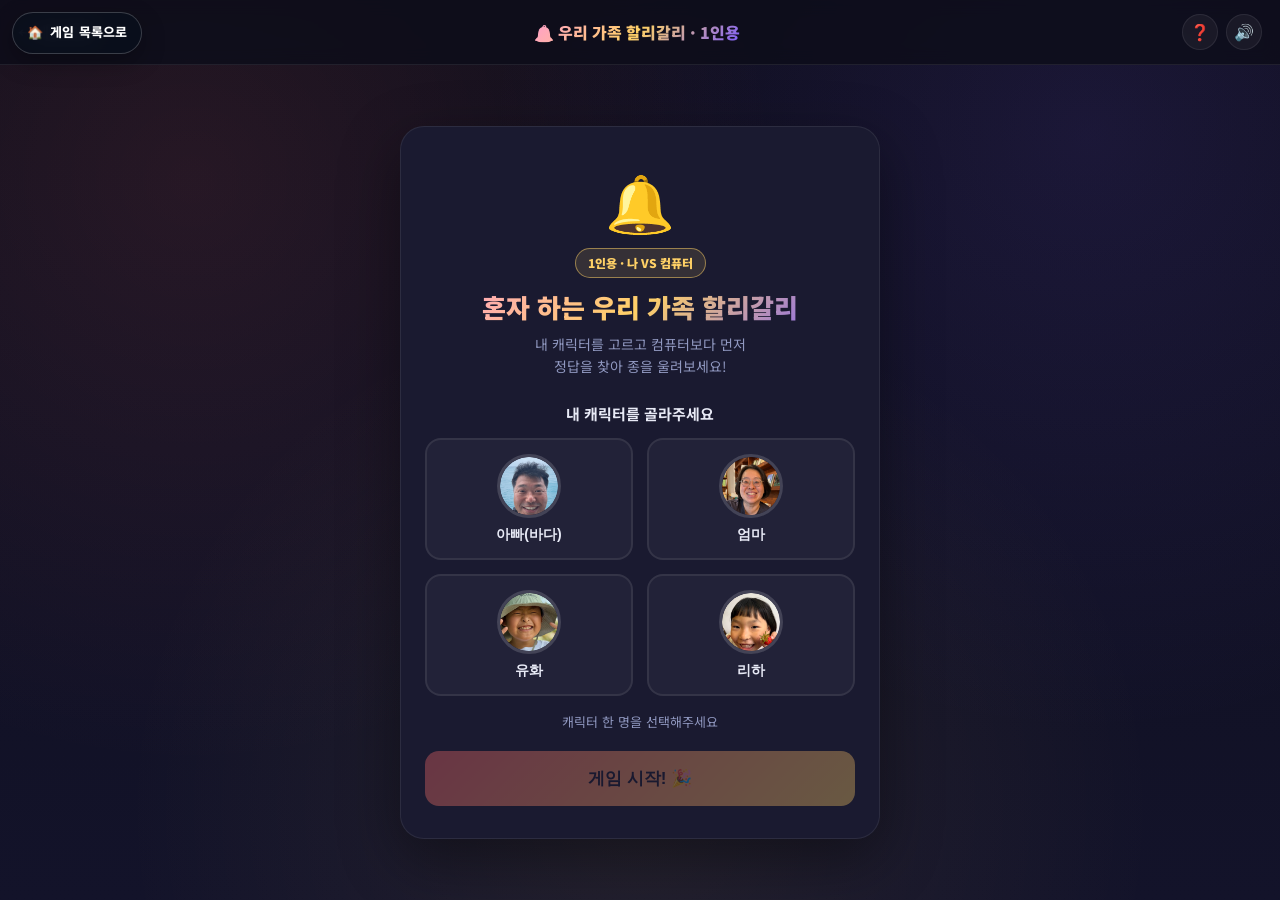
<file: halli_galli/index.html>
<!DOCTYPE html>
<html lang="ko">
<head>
<meta charset="UTF-8" />
<meta name="viewport" content="width=device-width, initial-scale=1.0" />
<title>🔔 우리 가족 할리갈리 — 1인용</title>
<link rel="stylesheet" href="css/style.css?v=7" />
<link rel="stylesheet" href="../shared/game-shell.css" />
<script defer src="../shared/game-shell.js"></script>
</head>
<body data-home-href="../index.html">

  <!-- ══════════ 배경 장식 ══════════ -->
  <div class="bg-deco" aria-hidden="true"></div>

  <!-- ══════════ 상단 바 ══════════ -->
  <header class="topbar">
    <a href="../index.html" class="back-link">← 게임 목록</a>
    <div class="topbar-title">🔔 우리 가족 할리갈리 · 1인용</div>
    <div class="topbar-actions">
      <button id="rulesBtn" class="icon-btn" title="게임 방법">❓</button>
      <button id="soundBtn" class="icon-btn" title="사운드 켜기/끄기" aria-label="소리 끄기" aria-pressed="false">🔊</button>
    </div>
  </header>

  <!-- ══════════ 1. 시작(플레이어 선택) 화면 ══════════ -->
  <section id="setupScreen" class="screen setup-screen">
    <div class="setup-card">
      <div class="setup-bell">🔔</div>
      <div class="solo-badge">1인용 · 나 VS 컴퓨터</div>
      <h1>혼자 하는 우리 가족 할리갈리</h1>
      <p class="setup-sub">내 캐릭터를 고르고 컴퓨터보다 먼저<br>정답을 찾아 종을 울려보세요!</p>

      <h3 class="setup-label">내 캐릭터를 골라주세요</h3>
      <div class="player-select" id="playerSelect">
        <button class="player-chip" data-id="bada">
          <img src="assets/img/circle_bada.png" alt="아빠 바다" />
          <span>아빠(바다)</span>
        </button>
        <button class="player-chip" data-id="mom">
          <img src="assets/img/circle_mom.png" alt="엄마" />
          <span>엄마</span>
        </button>
        <button class="player-chip" data-id="yuha">
          <img src="assets/img/circle_yuha.png" alt="유화" />
          <span>유화</span>
        </button>
        <button class="player-chip" data-id="riha">
          <img src="assets/img/circle_riha.png" alt="리하" />
          <span>리하</span>
        </button>
      </div>

      <p class="setup-hint" id="setupHint">캐릭터 한 명을 선택해주세요</p>

      <button id="startBtn" class="btn-primary" disabled>게임 시작! 🎉</button>
    </div>
  </section>

  <!-- ══════════ 2. 게임 화면 ══════════ -->
  <section id="gameScreen" class="screen game-screen hidden">

    <div class="game-status" aria-live="polite">
      <div class="turn-indicator" id="turnIndicator">
        <span class="turn-avatar" id="turnAvatar"></span>
        <span id="turnText">준비 중...</span>
      </div>
      <div class="message-log" id="messageLog"></div>
      <button id="restartBtn" class="btn-ghost">🔄 다시 시작</button>
    </div>

    <div class="versus-banner" aria-label="나와 컴퓨터의 일대일 대결">
      <span>🤖 컴퓨터 카드 ↑</span>
      <strong>1 : 1&nbsp; 맞대결</strong>
      <span>↓ 내 카드</span>
    </div>

    <div class="solo-board">
      <div class="player-grid" id="playerGrid">
        <!-- 플레이어 카드가 여기 동적으로 생성됩니다 -->
      </div>

      <div class="solo-controls">
        <button id="playerBellBtn" class="player-bell-btn" aria-label="종치기">🔔 지금 종치기!</button>
        <p>같은 얼굴의 합계가 정확히 5면 누르세요 · 키보드는 스페이스</p>
      </div>
    </div>

    <div class="deck-info">
      <span id="deckRemain">남은 카드: -</span>
    </div>
  </section>

  <!-- ══════════ 3. 결과 화면 ══════════ -->
  <section id="resultScreen" class="screen result-screen hidden">
    <div class="result-card">
      <div class="result-trophy">🏆</div>
      <h1 id="winnerTitle">승자는?</h1>
      <div class="result-list" id="resultList"></div>
      <div class="result-actions">
        <button id="playAgainBtn" class="btn-primary">한 번 더! 🔔</button>
        <a href="../index.html" class="btn-ghost">게임 목록으로</a>
      </div>
    </div>
  </section>

  <!-- ══════════ 규칙 모달 ══════════ -->
  <div id="rulesModal" class="modal hidden">
    <div class="modal-box">
      <button class="modal-close" id="rulesCloseBtn">✕</button>
      <h2>🔔 게임 방법</h2>
      <ol class="rules-list">
        <li>이 게임은 <b>혼자서 컴퓨터와 겨루는 1인용 버전</b>이에요.</li>
        <li>내 차례에는 <b>내 카드 더미</b>를 눌러 한 장을 공개해요. 컴퓨터 차례는 자동으로 진행돼요.</li>
        <li>두 장의 공개 카드에서 <b>같은 얼굴의 개수를 모두 더해</b> 보세요. 카드에 나온 여러 얼굴은 참여자가 아니라 세어야 할 그림이에요.</li>
        <li>카드는 다음 차례로 넘어가기 전에 <b>약 2초 동안 유지</b>돼요. 그동안 얼굴 수를 확인해보세요.</li>
        <li>어떤 얼굴이든 합계가 <b>정확히 5개</b>가 되면 컴퓨터보다 먼저 큰 <b>🔔 종치기</b> 버튼을 눌러요.</li>
        <li>정답이면 공개된 카드를 모두 가져가고, 오답이면 내 카드 한 장을 컴퓨터에게 줘요.</li>
        <li>컴퓨터도 가끔 빠르게 맞히고 가끔 실수해요. 마지막에 카드를 더 많이 가진 쪽이 <b>승리</b>해요.</li>
      </ol>
      <button class="btn-primary" id="rulesOkBtn">알겠어요!</button>
    </div>
  </div>

  <audio id="sfxFlip" src="assets/sfx/card_flip.mp3" preload="auto"></audio>
  <audio id="sfxBell" src="assets/sfx/bell_ring.mp3" preload="auto"></audio>
  <audio id="sfxBuzz" src="assets/sfx/buzzer_wrong.mp3" preload="auto"></audio>
  <audio id="sfxWin" src="assets/sfx/win_fanfare.mp3" preload="auto"></audio>

  <script src="js/game.js?v=7"></script>
</body>
</html>
</file>
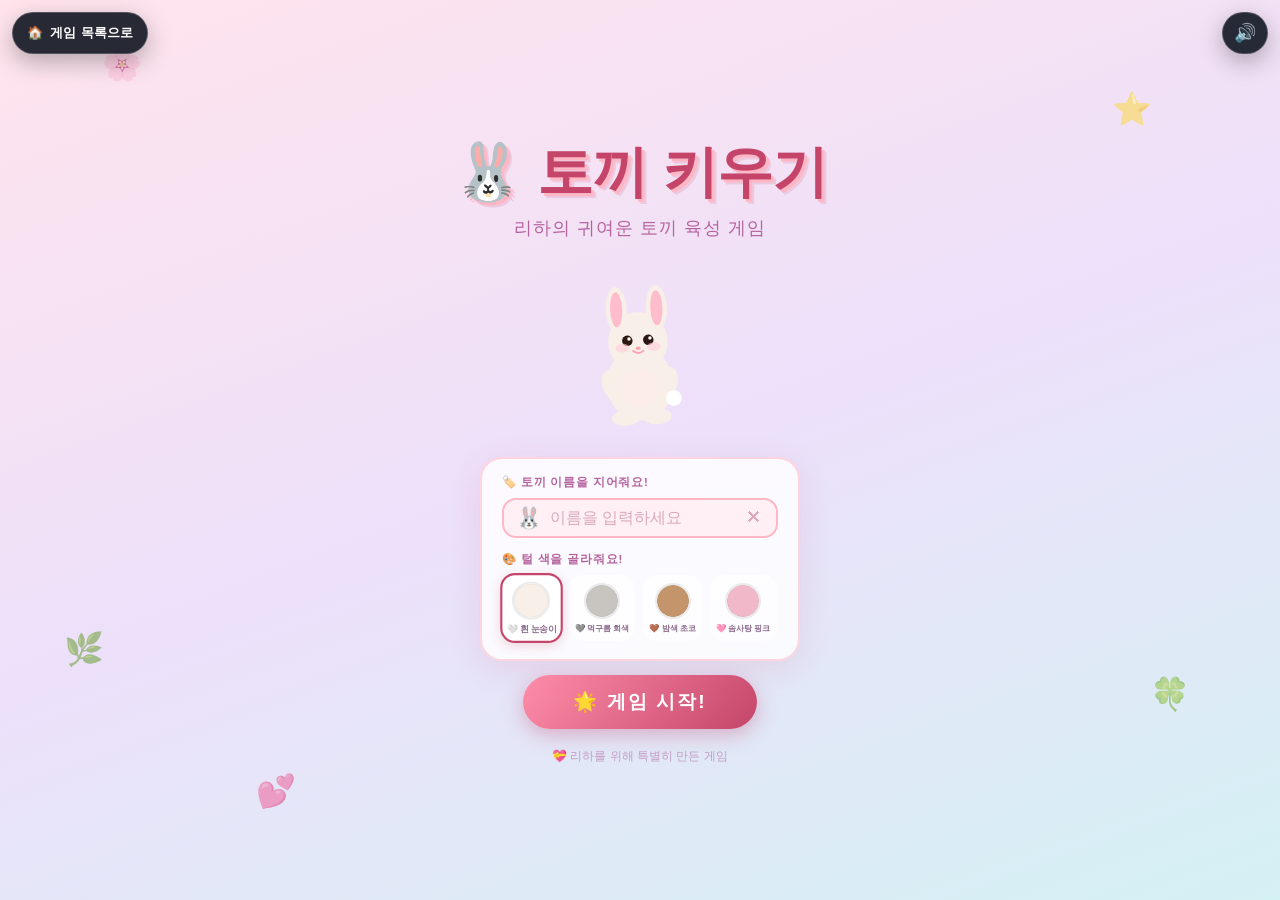
<file: ryha_rabbit/index.html>
<!DOCTYPE html>
<html lang="ko">
<head>
<meta charset="UTF-8">
<meta name="viewport" content="width=device-width, initial-scale=1.0">
<title>🐰 리하의 토끼 키우기</title>
<link rel="stylesheet" href="../shared/game-shell.css">
<script defer src="../shared/game-shell.js"></script>
<style>
  /* ===== RESET & BASE ===== */
  * { margin: 0; padding: 0; box-sizing: border-box; -webkit-tap-highlight-color: transparent; }
  
  :root {
    --pink: #FFB7C5;
    --pink-deep: #FF8FAB;
    --pink-light: #FFE4EC;
    --purple: #C8A8E9;
    --purple-light: #EDE0FA;
    --yellow: #FFE066;
    --green: #B5EAD7;
    --blue: #AED9E0;
    --brown: #C4956A;
    --white: #FFFBFE;
    --bg: #FFF0F5;
  }

  html, body {
    width: 100%; height: 100%; overflow: hidden;
    font-family: 'Segoe UI', 'Apple SD Gothic Neo', sans-serif;
    background: var(--bg);
    touch-action: manipulation;
    user-select: none;
  }

  /* ===== SCREEN MANAGER ===== */
  .screen { display: none; width: 100%; height: 100%; position: absolute; top: 0; left: 0; }
  .screen.active { display: flex; }

  /* ===== TITLE SCREEN ===== */
  #titleScreen {
    flex-direction: column;
    align-items: center;
    justify-content: center;
    background: linear-gradient(160deg, #FFE4EC 0%, #EDE0FA 50%, #D4F1F4 100%);
    position: relative;
    overflow: hidden;
  }
  .title-deco {
    position: absolute;
    font-size: 2rem;
    animation: floatDeco 3s ease-in-out infinite;
    opacity: 0.5;
  }
  @keyframes floatDeco {
    0%,100% { transform: translateY(0) rotate(-5deg); }
    50% { transform: translateY(-15px) rotate(5deg); }
  }
  .title-logo {
    font-size: clamp(2.2rem, 8vw, 3.5rem);
    font-weight: 900;
    color: #c44569;
    text-shadow: 3px 3px 0 #FFB7C5, 5px 5px 0 rgba(196,69,105,0.15);
    letter-spacing: -1px;
    text-align: center;
    margin-bottom: 0.3rem;
  }
  .title-sub {
    font-size: clamp(0.9rem, 3vw, 1.1rem);
    color: #b5639e;
    margin-bottom: 1.8rem;
    letter-spacing: 1px;
  }
  .title-bunny-wrap {
    position: relative;
    margin-bottom: 1.5rem;
  }
  .start-btn {
    background: linear-gradient(135deg, #FF8FAB, #c44569);
    color: white;
    border: none;
    border-radius: 50px;
    padding: 14px 50px;
    font-size: clamp(1rem, 4vw, 1.2rem);
    font-weight: 700;
    cursor: pointer;
    box-shadow: 0 6px 20px rgba(196,69,105,0.35);
    animation: pulse 2s ease-in-out infinite;
    letter-spacing: 2px;
  }
  @keyframes pulse {
    0%,100% { transform: scale(1); box-shadow: 0 6px 20px rgba(196,69,105,0.35); }
    50% { transform: scale(1.06); box-shadow: 0 10px 30px rgba(196,69,105,0.5); }
  }
  .made-by { font-size: 0.75rem; color: #c49dc4; margin-top: 1.2rem; }

  /* ===== SETUP CARD (이름/털색 선택) ===== */
  .setup-card {
    background: rgba(255,255,255,0.82);
    backdrop-filter: blur(14px);
    border: 2px solid rgba(255,183,197,0.55);
    border-radius: 22px;
    padding: 16px 20px 18px;
    width: min(320px, 88vw);
    box-shadow: 0 8px 32px rgba(196,69,105,0.12);
    margin-bottom: 14px;
  }
  .setup-section-label {
    font-size: 0.72rem;
    font-weight: 700;
    color: #b5639e;
    letter-spacing: 0.8px;
    margin-bottom: 8px;
    display: flex;
    align-items: center;
    gap: 5px;
  }
  /* 이름 입력 */
  .name-input-row {
    display: flex;
    align-items: center;
    gap: 8px;
    background: #FFF0F5;
    border: 2px solid #FFB7C5;
    border-radius: 14px;
    padding: 6px 12px;
    margin-bottom: 14px;
    transition: border-color 0.2s;
  }
  .name-input-row:focus-within {
    border-color: #c44569;
    box-shadow: 0 0 0 3px rgba(196,69,105,0.12);
  }
  .name-emoji { font-size: 1.3rem; }
  .name-input {
    flex: 1;
    border: none;
    background: transparent;
    font-size: 1rem;
    font-weight: 700;
    color: #c44569;
    outline: none;
    font-family: inherit;
    min-width: 0;
  }
  .name-input::placeholder { color: #dba8bc; font-weight: 400; }
  .name-clear-btn {
    background: none;
    border: none;
    color: #dba8bc;
    font-size: 1rem;
    cursor: pointer;
    padding: 0 2px;
    line-height: 1;
  }
  /* 털 색 팔레트 */
  .fur-palette {
    display: grid;
    grid-template-columns: repeat(5, 1fr);
    gap: 8px;
  }
  .fur-swatch {
    display: flex;
    flex-direction: column;
    align-items: center;
    gap: 4px;
    cursor: pointer;
    border-radius: 14px;
    padding: 6px 4px 5px;
    border: 2.5px solid transparent;
    transition: all 0.2s;
    background: rgba(255,255,255,0.6);
  }
  .fur-swatch:active { transform: scale(0.92); }
  .fur-swatch.selected {
    border-color: #c44569;
    background: white;
    box-shadow: 0 3px 10px rgba(196,69,105,0.22);
    transform: scale(1.06);
  }
  .fur-circle {
    width: clamp(28px,7vw,36px);
    height: clamp(28px,7vw,36px);
    border-radius: 50%;
    border: 2px solid rgba(0,0,0,0.08);
    position: relative;
    overflow: hidden;
  }
  /* 털 색 안에 귀 모양 미니 토끼 */
  .fur-circle svg { width: 100%; height: 100%; }
  .fur-name {
    font-size: 0.52rem;
    font-weight: 600;
    color: #8a6a8a;
    white-space: nowrap;
    text-align: center;
  }
  /* preview bunny on title - fur색 반영 */
  #titleBunnyFur { transition: fill 0.4s; }
  #titleBunnyFur2 { transition: fill 0.4s; }

  /* ===== MAIN GAME SCREEN ===== */
  #gameScreen {
    flex-direction: column;
    background: linear-gradient(180deg, #B8E8FF 0%, #E0F4FF 35%, #F5FFF0 70%, #E8F5E9 100%);
    position: relative;
    overflow: hidden;
  }

  /* Top bar */
  .top-bar {
    display: flex;
    justify-content: space-between;
    align-items: center;
    padding: 8px 14px 4px;
    background: rgba(255,255,255,0.65);
    backdrop-filter: blur(10px);
    border-bottom: 1.5px solid rgba(255,183,197,0.4);
    z-index: 100;
    flex-shrink: 0;
    gap: 6px;
  }
  .top-left { display: flex; flex-direction: column; gap: 3px; flex: 1; }
  .rabbit-name-bar {
    font-size: clamp(0.85rem, 3vw, 1rem);
    font-weight: 700;
    color: #c44569;
    display: flex;
    align-items: center;
    gap: 6px;
  }
  .growth-badge {
    background: linear-gradient(135deg, #FF8FAB, #c44569);
    color: white;
    font-size: 0.6rem;
    padding: 2px 8px;
    border-radius: 20px;
    font-weight: 600;
    letter-spacing: 0.5px;
  }
  .stat-bars {
    display: flex;
    gap: 6px;
    flex-wrap: wrap;
  }
  .stat-item {
    display: flex;
    align-items: center;
    gap: 3px;
    font-size: 0.62rem;
    color: #7a5c7a;
    flex: 1;
    min-width: 70px;
  }
  .stat-icon { font-size: 0.75rem; flex-shrink: 0; }
  .stat-bar-bg {
    flex: 1;
    height: 7px;
    background: rgba(0,0,0,0.08);
    border-radius: 5px;
    overflow: hidden;
    min-width: 35px;
  }
  .stat-bar-fill {
    height: 100%;
    border-radius: 5px;
    transition: width 0.5s ease, background-color 0.5s;
  }
  .stat-bar-fill.hunger { background: linear-gradient(90deg, #FF6B6B, #FF8E53); }
  .stat-bar-fill.clean  { background: linear-gradient(90deg, #56CCF2, #2F80ED); }
  .stat-bar-fill.happy  { background: linear-gradient(90deg, #F7971E, #FFD200); }
  .stat-bar-fill.growth { background: linear-gradient(90deg, #56ab2f, #a8e063); }

  .top-right {
    display: flex;
    flex-direction: column;
    align-items: flex-end;
    gap: 3px;
  }
  .timer-display {
    font-size: 0.7rem;
    color: #8a6a8a;
    background: rgba(255,255,255,0.7);
    padding: 2px 8px;
    border-radius: 20px;
    font-weight: 600;
  }
  .music-btn {
    background: rgba(255,255,255,0.7);
    border: 1.5px solid var(--pink);
    border-radius: 50%;
    width: 30px; height: 30px;
    font-size: 0.85rem;
    cursor: pointer;
    display: flex; align-items: center; justify-content: center;
  }

  /* Room / Scene */
  .room-scene {
    flex: 1;
    position: relative;
    overflow: hidden;
    display: flex;
    align-items: flex-end;
    justify-content: center;
  }

  /* Floor */
  .room-floor {
    position: absolute;
    bottom: 0; left: 0; right: 0;
    height: 30%;
    background: linear-gradient(180deg, #F5E6D3 0%, #E8D5B7 100%);
    border-top: 3px solid #D4B896;
    border-radius: 0;
  }
  .floor-pattern {
    position: absolute;
    top: 0; left: 0; right: 0; bottom: 0;
    opacity: 0.15;
    background-image: repeating-linear-gradient(
      90deg, transparent, transparent 40px, rgba(0,0,0,0.2) 40px, rgba(0,0,0,0.2) 42px
    ), repeating-linear-gradient(
      0deg, transparent, transparent 40px, rgba(0,0,0,0.2) 40px, rgba(0,0,0,0.2) 42px
    );
  }

  /* Wall deco */
  .wall-window {
    position: absolute;
    top: 12%;
    left: 10%;
    width: clamp(60px, 15vw, 90px);
    height: clamp(70px, 18vw, 110px);
    background: linear-gradient(135deg, #AED9E0 0%, #D4F1F4 50%, #B8E8FF 100%);
    border: 3px solid #8fb8c0;
    border-radius: 12px 12px 4px 4px;
    overflow: hidden;
  }
  .window-cross {
    position: absolute;
    top: 0; left: 50%; width: 3px; height: 100%;
    background: rgba(143,184,192,0.6);
    transform: translateX(-50%);
  }
  .window-cross-h {
    position: absolute;
    top: 50%; left: 0; height: 3px; width: 100%;
    background: rgba(143,184,192,0.6);
    transform: translateY(-50%);
  }
  .window-cloud {
    position: absolute;
    background: white;
    border-radius: 50px;
    opacity: 0.8;
    animation: cloudFloat 8s ease-in-out infinite;
  }

  @keyframes cloudFloat {
    0%,100% { transform: translateX(0); }
    50% { transform: translateX(8px); }
  }

  /* Furniture */
  .furniture { position: absolute; }
  .shelf       { right: 8%;  bottom: 28%; width: clamp(60px,15vw,85px); }
  .plant-pot   { left: 5%;   bottom: 28%; }
  .room-deco-carpet { position:absolute; bottom:28%; left:50%; transform:translateX(-50%); width:clamp(100px,28vw,170px); z-index:1; }
  .room-deco-bed    { position:absolute; right:2%;  bottom:28%; width:clamp(55px,14vw,80px); z-index:2; }
  .room-deco-toy    { position:absolute; left:22%;  bottom:28%; z-index:2; }
  .room-deco-poster { position:absolute; top:8%;    right:12%; }
  .room-deco-clock  { position:absolute; top:10%;   left:38%; }
  .room-deco-carrot-box { position:absolute; left:16%; bottom:28%; z-index:2; }
  /* 추가 소품 */
  .room-deco-mirror     { position:absolute; top:8%;   right:28%; }
  .room-deco-watering   { position:absolute; left:2%;  bottom:30%; z-index:2; }
  .room-deco-bookstack  { position:absolute; left:42%; bottom:28%; z-index:2; }
  .room-deco-trophy     { position:absolute; top:12%;  left:18%; }
  .room-deco-banner     { position:absolute; top:5%;   left:50%; transform:translateX(-50%); }
  .room-deco-banner svg { animation: bannerSway 4s ease-in-out infinite; transform-origin: top center; }
  .room-deco-mirror svg { animation: mirrorShine 5s ease-in-out infinite; }
  @keyframes bannerSway {
    0%,100% { transform: rotate(-1.5deg); }
    50%     { transform: rotate(1.5deg); }
  }
  @keyframes mirrorShine {
    0%,100% { filter: brightness(1); }
    50%     { filter: brightness(1.15) drop-shadow(0 0 4px rgba(255,220,150,0.5)); }
  }
  /* 벽지 패턴 */
  #gameScreen::before {
    content:'';
    position:absolute;
    inset:0;
    background-image:
      radial-gradient(circle, rgba(255,183,197,0.20) 2px, transparent 2px),
      radial-gradient(circle, rgba(200,168,233,0.16) 2px, transparent 2px),
      radial-gradient(circle, rgba(255,224,130,0.12) 1.5px, transparent 1.5px);
    background-size: 30px 30px, 45px 45px, 60px 60px;
    background-position: 0 0, 15px 15px, 30px 30px;
    pointer-events:none;
    z-index:0;
  }

  /* Bunny Stage - 이동 애니메이션은 JS로 left 제어 */
  .bunny-stage {
    position: absolute;
    bottom: 28%;
    left: 50%;
    transform: translateX(-50%) scaleX(1);
    display: flex;
    flex-direction: column;
    align-items: center;
    z-index: 10;
    cursor: pointer;
    transition: bottom 1.2s cubic-bezier(0.34,1.2,0.64,1),
                left 2.5s cubic-bezier(0.45,0,0.55,1);
  }

  /* ===== 목욕탕 배경 오버레이 ===== */
  #bathBg {
    display: none;
    position: absolute;
    inset: 0;
    z-index: 2;
    pointer-events: none;
  }
  #bathBg.show { display: block; }

  /* 공주 변신 오버레이 */
  #princessOverlay {
    display: none;
    position: fixed;
    inset: 0;
    background: linear-gradient(160deg,#FFE4EC,#EDE0FA,#FFF0F5);
    z-index: 900;
    flex-direction: column;
    align-items: center;
    justify-content: center;
    text-align: center;
    padding: 30px 20px;
  }
  #princessOverlay.show { display: flex; }
  .princess-title {
    font-size: clamp(1.6rem,7vw,2.4rem);
    font-weight: 900;
    color: #c44569;
    text-shadow: 2px 2px 0 #FFB7C5;
    margin-bottom: 0.4rem;
    animation: princessPop 0.7s cubic-bezier(0.34,1.56,0.64,1);
  }
  .princess-sub {
    font-size: clamp(0.85rem,3vw,1rem);
    color: #9b59b6;
    margin-bottom: 1.4rem;
    line-height: 1.6;
  }
  @keyframes princessPop {
    0%{transform:scale(0.3);opacity:0}
    100%{transform:scale(1);opacity:1}
  }
  .princess-bunny-wrap { position: relative; margin-bottom: 1.2rem; }
  .princess-crown-sparkle {
    position: absolute;
    font-size: 1.4rem;
    animation: floatDeco 2s ease-in-out infinite;
  }
  .princess-farewell-btn {
    background: linear-gradient(135deg,#FFD700,#FFA500);
    color: white;
    border: none;
    border-radius: 50px;
    padding: 13px 40px;
    font-size: 1rem;
    font-weight: 800;
    cursor: pointer;
    box-shadow: 0 6px 20px rgba(255,165,0,0.4);
    letter-spacing: 1px;
  }

  /* Main Bunny SVG container */
  #mainBunny {
    position: relative;
    transition: transform 0.3s;
  }
  #mainBunny:hover { transform: scale(1.05); }
  #mainBunny:active { transform: scale(0.95); }
  #bunnyContainer {
    overflow: visible;
    transition: transform 1.2s cubic-bezier(0.34,1.56,0.64,1);
  }

  /* Effects overlay */
  .effect-container {
    position: absolute;
    top: 0; left: 0; right: 0; bottom: 0;
    pointer-events: none;
    z-index: 50;
    overflow: hidden;
  }

  /* Smell effect */
  .smell-particle {
    position: absolute;
    font-size: 1rem;
    animation: smellRise 3s ease-out infinite;
    opacity: 0;
  }
  @keyframes smellRise {
    0% { opacity: 0.8; transform: translateY(0) scale(1); }
    100% { opacity: 0; transform: translateY(-60px) scale(0.5) rotate(20deg); }
  }

  /* Fly */
  .fly {
    position: absolute;
    font-size: 0.7rem;
    animation: flyAround 2s linear infinite;
  }
  @keyframes flyAround {
    0% { transform: translate(0,0); }
    25% { transform: translate(15px, -10px); }
    50% { transform: translate(25px, 5px); }
    75% { transform: translate(10px, 15px); }
    100% { transform: translate(0,0); }
  }

  /* Sparkle */
  .sparkle {
    position: absolute;
    font-size: 0.8rem;
    animation: sparkle 2s ease-in-out infinite;
    opacity: 0;
  }
  @keyframes sparkle {
    0%,100% { opacity: 0; transform: scale(0.5); }
    50% { opacity: 1; transform: scale(1.2); }
  }

  /* Heart float */
  .heart-float {
    position: absolute;
    font-size: 1.2rem;
    animation: heartUp 1.5s ease-out forwards;
    pointer-events: none;
    z-index: 200;
  }
  @keyframes heartUp {
    0% { opacity: 1; transform: translateY(0) scale(1); }
    100% { opacity: 0; transform: translateY(-80px) scale(1.5); }
  }

  /* Action feedback */
  .action-feedback {
    position: absolute;
    top: 20%;
    left: 50%;
    transform: translateX(-50%);
    background: rgba(255,255,255,0.95);
    border-radius: 20px;
    padding: 8px 18px;
    font-size: 0.8rem;
    font-weight: 700;
    color: #c44569;
    box-shadow: 0 4px 15px rgba(196,69,105,0.3);
    z-index: 300;
    pointer-events: none;
    animation: feedbackPop 2s ease-out forwards;
    white-space: nowrap;
  }
  @keyframes feedbackPop {
    0% { opacity: 0; transform: translateX(-50%) translateY(10px) scale(0.8); }
    15% { opacity: 1; transform: translateX(-50%) translateY(0) scale(1.05); }
    70% { opacity: 1; transform: translateX(-50%) translateY(0) scale(1); }
    100% { opacity: 0; transform: translateX(-50%) translateY(-15px) scale(0.9); }
  }

  /* ===== ACTION BUTTONS ===== */
  .action-area {
    flex-shrink: 0;
    background: rgba(255,255,255,0.85);
    backdrop-filter: blur(12px);
    border-top: 2px solid rgba(255,183,197,0.5);
    padding: 10px 12px 12px;
    z-index: 100;
  }
  .action-tabs {
    display: flex;
    gap: 6px;
    margin-bottom: 10px;
    overflow-x: auto;
    scrollbar-width: none;
  }
  .action-tabs::-webkit-scrollbar { display: none; }
  .tab-btn {
    background: transparent;
    border: 2px solid var(--pink);
    border-radius: 20px;
    padding: 4px 14px;
    font-size: 0.7rem;
    font-weight: 600;
    color: var(--pink-deep);
    cursor: pointer;
    white-space: nowrap;
    transition: all 0.2s;
  }
  .tab-btn.active {
    background: var(--pink-deep);
    color: white;
    border-color: var(--pink-deep);
    box-shadow: 0 3px 10px rgba(255,143,171,0.4);
  }
  .tab-btn:hover:not(.active) { background: var(--pink-light); }

  .tab-panel { display: none; }
  .tab-panel.active { display: block; }

  .action-btns {
    display: flex;
    gap: 8px;
    justify-content: center;
    flex-wrap: wrap;
  }
  .action-btn {
    display: flex;
    flex-direction: column;
    align-items: center;
    gap: 3px;
    background: white;
    border: 2.5px solid transparent;
    border-radius: 16px;
    padding: 8px 10px;
    cursor: pointer;
    transition: all 0.2s;
    box-shadow: 0 3px 10px rgba(0,0,0,0.08);
    min-width: 64px;
    flex: 1;
    max-width: 85px;
  }
  .action-btn:active { transform: scale(0.93); }
  .action-btn .btn-icon { font-size: clamp(1.3rem, 5vw, 1.6rem); }
  .action-btn .btn-label { font-size: 0.62rem; font-weight: 600; color: #7a5c7a; white-space: nowrap; }

  .action-btn.care-btn { border-color: #FFB7C5; }
  .action-btn.care-btn:hover { background: #FFF0F5; transform: translateY(-2px); box-shadow: 0 6px 15px rgba(255,143,171,0.25); }
  .action-btn.play-btn { border-color: #C8A8E9; }
  .action-btn.play-btn:hover { background: #F5EEFF; transform: translateY(-2px); }
  .action-btn.outfit-btn { border-color: #AED9E0; }
  .action-btn.outfit-btn:hover { background: #EEF8FF; transform: translateY(-2px); }

  /* ===== OUTFIT PANEL ===== */
  .outfit-grid {
    display: grid;
    grid-template-columns: repeat(4, 1fr);
    gap: 7px;
    max-height: 120px;
    overflow-y: auto;
    padding: 2px;
  }
  .outfit-item {
    background: white;
    border: 2.5px solid #e0d0f0;
    border-radius: 12px;
    padding: 6px 4px;
    cursor: pointer;
    text-align: center;
    font-size: 1.3rem;
    transition: all 0.2s;
    display: flex;
    flex-direction: column;
    align-items: center;
    gap: 2px;
  }
  .outfit-item.equipped { border-color: #c44569; background: #FFF0F5; }
  .outfit-item:active { transform: scale(0.92); }
  .outfit-label { font-size: 0.52rem; color: #a07090; font-weight: 600; white-space: nowrap; }

  /* ===== END SCREEN ===== */
  #endScreen {
    flex-direction: column;
    align-items: center;
    justify-content: center;
    background: linear-gradient(160deg, #FFE4EC 0%, #EDE0FA 60%, #D4F1F4 100%);
    text-align: center;
    padding: 30px 20px;
    overflow-y: auto;
  }
  .end-title {
    font-size: clamp(1.5rem, 6vw, 2.2rem);
    font-weight: 900;
    color: #c44569;
    margin-bottom: 0.5rem;
    text-shadow: 2px 2px 0 rgba(196,69,105,0.15);
  }
  .end-msg { font-size: clamp(0.85rem, 3vw, 1rem); color: #7a5c7a; max-width: 320px; line-height: 1.6; margin-bottom: 1.2rem; }
  .score-circle {
    width: clamp(100px, 28vw, 140px);
    height: clamp(100px, 28vw, 140px);
    border-radius: 50%;
    background: linear-gradient(135deg, #FF8FAB, #c44569);
    display: flex;
    flex-direction: column;
    align-items: center;
    justify-content: center;
    margin: 0 auto 1.5rem;
    box-shadow: 0 8px 30px rgba(196,69,105,0.4);
    animation: scorePop 0.6s cubic-bezier(0.175, 0.885, 0.32, 1.275);
  }
  @keyframes scorePop {
    0% { transform: scale(0); opacity: 0; }
    100% { transform: scale(1); opacity: 1; }
  }
  .score-num {
    font-size: clamp(2rem, 8vw, 3rem);
    font-weight: 900;
    color: white;
    line-height: 1;
  }
  .score-label { font-size: 0.7rem; color: rgba(255,255,255,0.85); font-weight: 600; }
  .score-grade { font-size: clamp(1rem, 4vw, 1.3rem); margin-bottom: 0.5rem; }
  .replay-btn {
    background: linear-gradient(135deg, #C8A8E9, #9B59B6);
    color: white;
    border: none;
    border-radius: 50px;
    padding: 12px 40px;
    font-size: 1rem;
    font-weight: 700;
    cursor: pointer;
    box-shadow: 0 5px 15px rgba(155,89,182,0.35);
    margin-top: 0.5rem;
    letter-spacing: 1px;
  }
  .replay-btn:active { transform: scale(0.97); }

  /* ===== MINI GAME OVERLAY ===== */
  #miniGameOverlay {
    display: none;
    position: fixed;
    top: 0; left: 0; width: 100%; height: 100%;
    background: rgba(0,0,0,0.6);
    z-index: 500;
    align-items: center;
    justify-content: center;
    flex-direction: column;
  }
  #miniGameOverlay.show { display: flex; }
  .mini-game-box {
    background: white;
    border-radius: 24px;
    padding: 24px 20px;
    width: min(340px, 92vw);
    text-align: center;
    box-shadow: 0 20px 60px rgba(0,0,0,0.3);
    animation: popIn 0.3s cubic-bezier(0.175, 0.885, 0.32, 1.275);
  }
  @keyframes popIn {
    0% { transform: scale(0.7); opacity: 0; }
    100% { transform: scale(1); opacity: 1; }
  }
  .mini-game-title { font-size: 1.1rem; font-weight: 800; color: #c44569; margin-bottom: 6px; }
  .mini-game-subtitle { font-size: 0.8rem; color: #8a6a8a; margin-bottom: 16px; }
  .craft-grid {
    display: grid;
    grid-template-columns: repeat(3, 1fr);
    gap: 10px;
    margin-bottom: 16px;
  }
  .craft-item {
    background: linear-gradient(135deg, #FFF0F5, #EDE0FA);
    border: 2px solid #e8d0f0;
    border-radius: 14px;
    padding: 12px 8px;
    cursor: pointer;
    transition: all 0.2s;
    font-size: 1.8rem;
    position: relative;
  }
  .craft-item:active { transform: scale(0.9); }
  .craft-item.selected { border-color: #c44569; background: #FFE4EC; }
  .craft-item .craft-name { font-size: 0.65rem; color: #8a6a8a; font-weight: 600; margin-top: 4px; }
  .close-mini { background: #eee; border: none; border-radius: 50%; width: 36px; height: 36px; font-size: 1rem; cursor: pointer; margin-top: 4px; }
  .close-mini:active { transform: scale(0.95); }

  /* ===== PUZZLE MINI GAME ===== */
  #puzzleOverlay {
    display: none;
    position: fixed;
    top: 0; left: 0; width: 100%; height: 100%;
    background: rgba(0,0,0,0.65);
    z-index: 500;
    align-items: center;
    justify-content: center;
    flex-direction: column;
  }
  #puzzleOverlay.show { display: flex; }
  .puzzle-box {
    background: linear-gradient(160deg, #FFF5FB 0%, #F0EEFF 100%);
    border-radius: 26px;
    padding: 22px 18px 18px;
    width: min(340px, 94vw);
    text-align: center;
    box-shadow: 0 20px 60px rgba(180,80,140,0.28);
    animation: popIn 0.3s cubic-bezier(0.175, 0.885, 0.32, 1.275);
    position: relative;
  }
  .puzzle-title  { font-size: 1.1rem; font-weight: 900; color: #c44569; margin-bottom: 4px; }
  .puzzle-sub    { font-size: 0.78rem; color: #8a6a8a; margin-bottom: 12px; }
  .puzzle-timer  { font-size: 0.85rem; font-weight: 700; color: #9B59B6; margin-bottom: 10px; }
  /* 힌트 그림 */
  .puzzle-hint {
    background: #FFF0F8;
    border-radius: 14px;
    padding: 8px;
    margin-bottom: 10px;
    border: 2px solid #F8C0D8;
    display: inline-block;
  }
  /* 4×4 그리드 */
  .puzzle-grid {
    display: grid;
    grid-template-columns: repeat(4, 1fr);
    gap: 6px;
    margin-bottom: 12px;
  }
  .puzzle-piece {
    aspect-ratio: 1;
    border-radius: 10px;
    font-size: 1.5rem;
    display: flex;
    align-items: center;
    justify-content: center;
    cursor: pointer;
    transition: transform 0.15s, box-shadow 0.15s;
    border: 2.5px solid transparent;
    user-select: none;
    -webkit-user-select: none;
  }
  .puzzle-piece:active { transform: scale(0.88); }
  .puzzle-piece.selected {
    border-color: #c44569;
    box-shadow: 0 0 0 3px rgba(196,69,105,0.3);
    transform: scale(1.06);
  }
  .puzzle-piece.correct {
    border-color: #27AE60;
    background: linear-gradient(135deg, #EAFAF1, #D5F5E3) !important;
    animation: pieceCorrect 0.4s ease;
  }
  .puzzle-piece.wrong {
    animation: pieceWrong 0.4s ease;
    border-color: #e74c3c;
  }
  @keyframes pieceCorrect {
    0%   { transform: scale(1);    }
    40%  { transform: scale(1.18); }
    100% { transform: scale(1);    }
  }
  @keyframes pieceWrong {
    0%,100% { transform: translateX(0); }
    25%     { transform: translateX(-6px); }
    75%     { transform: translateX(6px);  }
  }
  .puzzle-progress {
    font-size: 0.78rem;
    color: #8a6a8a;
    margin-bottom: 6px;
  }
  .puzzle-progress-bar {
    height: 8px;
    background: #EDE0FA;
    border-radius: 6px;
    overflow: hidden;
    margin-bottom: 12px;
  }
  .puzzle-progress-fill {
    height: 100%;
    background: linear-gradient(90deg, #c44569, #9B59B6);
    border-radius: 6px;
    transition: width 0.4s ease;
  }
  .puzzle-result {
    font-size: 1rem;
    font-weight: 800;
    color: #c44569;
    padding: 10px;
    display: none;
  }
  .puzzle-close {
    position: absolute;
    top: 14px; right: 14px;
    background: rgba(196,69,105,0.12);
    border: none; border-radius: 50%;
    width: 34px; height: 34px;
    font-size: 1rem; cursor: pointer;
    display: flex; align-items: center; justify-content: center;
  }
  .puzzle-close:active { transform: scale(0.9); }

  /* ===== WASH MINI GAME ===== */
  #washCanvas {
    border-radius: 16px;
    touch-action: none;
    cursor: crosshair;
    display: block;
    margin: 0 auto;
  }

  /* ===== GROWING ANIMATION CLASSES ===== */
  .bunny-anim-bounce {
    animation: bunnyBounce 0.4s ease-out;
  }
  @keyframes bunnyBounce {
    0%,100% { transform: translateY(0); }
    40% { transform: translateY(-18px); }
  }
  .bunny-anim-eat {
    animation: bunnyEat 0.5s ease-out;
  }
  @keyframes bunnyEat {
    0% { transform: rotate(0deg); }
    25% { transform: rotate(-8deg) scale(1.05); }
    75% { transform: rotate(5deg) scale(1.05); }
    100% { transform: rotate(0deg); }
  }
  .bunny-anim-wash {
    animation: bunnyWash 0.6s ease-out;
  }
  @keyframes bunnyWash {
    0% { filter: none; }
    50% { filter: hue-rotate(180deg) brightness(1.2); }
    100% { filter: none; }
  }

  /* Level up toast */
  .levelup-toast {
    position: fixed;
    top: 50%;
    left: 50%;
    transform: translate(-50%, -50%);
    background: linear-gradient(135deg, #FF8FAB, #c44569);
    color: white;
    padding: 20px 36px;
    border-radius: 20px;
    font-size: 1.2rem;
    font-weight: 800;
    z-index: 400;
    text-align: center;
    box-shadow: 0 10px 40px rgba(196,69,105,0.5);
    animation: levelupAnim 2.5s ease-out forwards;
    pointer-events: none;
  }
  @keyframes levelupAnim {
    0% { opacity: 0; transform: translate(-50%,-50%) scale(0.7); }
    20% { opacity: 1; transform: translate(-50%,-50%) scale(1.1); }
    80% { opacity: 1; transform: translate(-50%,-50%) scale(1); }
    100% { opacity: 0; transform: translate(-50%,-60%) scale(0.95); }
  }

  /* Particle burst */
  .confetti {
    position: fixed;
    pointer-events: none;
    z-index: 600;
    font-size: 1.5rem;
    animation: confettiFall 2s ease-out forwards;
  }
  @keyframes confettiFall {
    0% { opacity: 1; transform: translateY(0) rotate(0deg); }
    100% { opacity: 0; transform: translateY(80px) rotate(360deg); }
  }

  /* Scrollbar */
  ::-webkit-scrollbar { width: 4px; }
  ::-webkit-scrollbar-thumb { background: var(--pink); border-radius: 4px; }

  /* Farewell overlay */
  #farewellOverlay {
    display: none;
    position: fixed;
    top: 0; left: 0; width: 100%; height: 100%;
    background: rgba(0,0,0,0.5);
    z-index: 800;
    align-items: center;
    justify-content: center;
  }
  #farewellOverlay.show { display: flex; }
  .farewell-box {
    background: linear-gradient(160deg, #fff, #FFE4EC);
    border-radius: 24px;
    padding: 30px 24px;
    width: min(340px, 90vw);
    text-align: center;
    box-shadow: 0 20px 60px rgba(0,0,0,0.3);
    animation: popIn 0.5s cubic-bezier(0.175, 0.885, 0.32, 1.275);
  }
  .farewell-title { font-size: 1.4rem; font-weight: 900; color: #c44569; margin-bottom: 10px; }
  .farewell-msg { font-size: 0.85rem; color: #7a5c7a; line-height: 1.7; margin-bottom: 18px; }
  .farewell-btn {
    background: linear-gradient(135deg, #FF8FAB, #c44569);
    color: white;
    border: none;
    border-radius: 30px;
    padding: 12px 36px;
    font-size: 0.95rem;
    font-weight: 700;
    cursor: pointer;
  }

  /* Status emojis that appear above bunny */
  /* ===== 상태 말풍선 ===== */
  .status-bubble {
    position: absolute;
    top: -58px;
    left: 50%;
    transform: translateX(-50%);
    background: white;
    border-radius: 20px;
    padding: 8px 16px;
    font-size: 0.88rem;
    font-weight: 800;
    color: #8a5a8a;
    box-shadow: 0 4px 18px rgba(0,0,0,0.18);
    white-space: nowrap;
    animation: bubbleFloat 1.8s ease-in-out infinite;
    display: none;
    border: 2.5px solid rgba(255,183,197,0.6);
    z-index: 30;
  }
  .status-bubble::after {
    content: '';
    position: absolute;
    bottom: -8px;
    left: 50%;
    transform: translateX(-50%);
    width: 0; height: 0;
    border-left: 8px solid transparent;
    border-right: 8px solid transparent;
    border-top: 8px solid white;
  }
  /* 배고픔 말풍선 - 빨간 테두리 강조 */
  .status-bubble.hungry {
    background: linear-gradient(135deg, #FFF0F0, #FFE0E0);
    border-color: #FF3333;
    border-width: 3px;
    color: #CC0000;
    font-size: 0.95rem;
    box-shadow: 0 4px 20px rgba(255,50,50,0.3);
    animation: bubbleShake 0.4s ease-in-out infinite;
  }
  .status-bubble.hungry::after { border-top-color: #FFE0E0; }
  /* 간지럼 말풍선 - 청록 테두리 */
  .status-bubble.itchy {
    background: linear-gradient(135deg, #F0FFF8, #E0FFF0);
    border-color: #22CC88;
    border-width: 3px;
    color: #006644;
    font-size: 0.92rem;
    box-shadow: 0 4px 20px rgba(34,204,136,0.25);
    animation: bubbleWiggle 0.5s ease-in-out infinite;
  }
  .status-bubble.itchy::after { border-top-color: #E0FFF0; }
  /* 놀이 부족 말풍선 - 보라 테두리 */
  .status-bubble.bored {
    background: linear-gradient(135deg, #F8F0FF, #EEE0FF);
    border-color: #9B59B6;
    border-width: 3px;
    color: #6C3483;
    font-size: 0.92rem;
    box-shadow: 0 4px 20px rgba(155,89,182,0.25);
    animation: bubbleWiggle 0.6s ease-in-out infinite;
  }
  .status-bubble.bored::after { border-top-color: #EEE0FF; }
  @keyframes bubbleFloat {
    0%,100% { transform: translateX(-50%) translateY(0); }
    50%      { transform: translateX(-50%) translateY(-6px); }
  }
  @keyframes bubbleShake {
    0%,100% { transform: translateX(-50%) rotate(-2deg) scale(1.02); }
    50%     { transform: translateX(-50%) rotate(2deg) scale(1.05); }
  }
  @keyframes bubbleWiggle {
    0%,100% { transform: translateX(-50%) translateY(0) rotate(-1deg); }
    33%     { transform: translateX(-50%) translateY(-4px) rotate(1deg); }
    66%     { transform: translateX(-50%) translateY(-2px) rotate(-1deg); }
  }
  /* 긁기 이펙트 */
  .scratch-particle {
    position: absolute;
    font-size: 0.9rem;
    pointer-events: none;
    animation: scratchFloat 1.5s ease-out forwards;
    z-index: 40;
  }
  @keyframes scratchFloat {
    0%   { opacity: 1; transform: translate(0,0) rotate(0deg); }
    100% { opacity: 0; transform: translate(var(--tx), var(--ty)) rotate(var(--tr)); }
  }
  /* 배고픔 흔들기 */
  @keyframes hungerShake {
    0%,100% { transform: translateX(-50%) rotate(0deg); }
    20%     { transform: translateX(calc(-50% - 8px)) rotate(-4deg); }
    40%     { transform: translateX(calc(-50% + 8px)) rotate(4deg); }
    60%     { transform: translateX(calc(-50% - 6px)) rotate(-3deg); }
    80%     { transform: translateX(calc(-50% + 6px)) rotate(3deg); }
  }
</style>
</head>
<body data-home-href="../index.html" data-audio-toggle>

<!-- ====== TITLE SCREEN ====== -->
<div class="screen active" id="titleScreen">
  <span class="title-deco" style="top:5%;left:8%;animation-delay:0s">🌸</span>
  <span class="title-deco" style="top:10%;right:10%;animation-delay:0.5s">⭐</span>
  <span class="title-deco" style="top:70%;left:5%;animation-delay:1s">🌿</span>
  <span class="title-deco" style="top:75%;right:7%;animation-delay:1.5s">🍀</span>
  <span class="title-deco" style="bottom:10%;left:20%;animation-delay:0.8s">💕</span>
  <div class="title-logo">🐰 토끼 키우기</div>
  <div class="title-sub">리하의 귀여운 토끼 육성 게임</div>
  <div class="title-bunny-wrap">
    <svg id="titleBunnySVG" width="140" height="160" viewBox="0 0 160 180" style="overflow:visible">
      <g id="titleBunny">
        <ellipse cx="80" cy="130" rx="38" ry="42" id="titleBunnyFur" fill="#F8F0E8"/>
        <circle cx="80" cy="82" r="34" id="titleBunnyFur2" fill="#F8F0E8"/>
        <ellipse cx="57" cy="44" rx="12" ry="26" class="titleBunnyFurEl" fill="#F8F0E8"/>
        <ellipse cx="57" cy="44" rx="7" ry="20" fill="#FFBDCC"/>
        <ellipse cx="103" cy="44" rx="12" ry="26" class="titleBunnyFurEl" fill="#F8F0E8"/>
        <ellipse cx="103" cy="44" rx="7" ry="20" fill="#FFBDCC"/>
        <circle cx="68" cy="80" r="6" fill="#2C1810"/>
        <circle cx="92" cy="80" r="6" fill="#2C1810"/>
        <circle cx="70" cy="78" r="2" fill="white"/>
        <circle cx="94" cy="78" r="2" fill="white"/>
        <ellipse cx="80" cy="89" rx="3" ry="2" fill="#FF9FB0"/>
        <path d="M74 92 Q80 97 86 92" stroke="#FF9FB0" stroke-width="2" fill="none" stroke-linecap="round"/>
        <ellipse cx="62" cy="88" rx="8" ry="5" fill="#FFCCD8" opacity="0.6"/>
        <ellipse cx="98" cy="88" rx="8" ry="5" fill="#FFCCD8" opacity="0.6"/>
        <ellipse cx="48" cy="130" rx="11" ry="18" class="titleBunnyFurEl" fill="#F8F0E8" transform="rotate(-15,48,130)"/>
        <ellipse cx="112" cy="130" rx="11" ry="18" class="titleBunnyFurEl" fill="#F8F0E8" transform="rotate(15,112,130)"/>
        <ellipse cx="62" cy="168" rx="16" ry="9" class="titleBunnyFurEl" fill="#F8F0E8"/>
        <ellipse cx="98" cy="168" rx="16" ry="9" class="titleBunnyFurEl" fill="#F8F0E8"/>
        <circle cx="118" cy="148" r="9" fill="white"/>
        <ellipse cx="80" cy="135" rx="20" ry="22" id="titleBunnyTummy" fill="#FFEDE8" opacity="0.7"/>
      </g>
    </svg>
  </div>

  <!-- Setup Card -->
  <div class="setup-card">
    <!-- 이름 입력 -->
    <div class="setup-section-label">🏷️ 토끼 이름을 지어줘요!</div>
    <div class="name-input-row">
      <span class="name-emoji">🐰</span>
      <input class="name-input" id="bunnyNameInput" type="text"
             maxlength="8" placeholder="이름을 입력하세요"
             oninput="onNameInput(this.value)" />
      <button class="name-clear-btn" onclick="clearName()">✕</button>
    </div>
    <!-- 털 색 선택 -->
    <div class="setup-section-label">🎨 털 색을 골라줘요!</div>
    <div class="fur-palette" id="furPalette"></div>
  </div>

  <button class="start-btn" onclick="beginGame()">🌟 게임 시작!</button>
  <div class="made-by">💝 리하를 위해 특별히 만든 게임</div>
</div>

<!-- ====== GAME SCREEN ====== -->
<div class="screen" id="gameScreen">
  <!-- Top Bar -->
  <div class="top-bar">
    <div class="top-left">
      <div class="rabbit-name-bar">
        🐰 <span id="displayBunnyName">뽀뽀</span>
        <span class="growth-badge" id="growthBadge">아기 토끼</span>
      </div>
      <div class="stat-bars">
        <div class="stat-item">
          <span class="stat-icon">🥕</span>
          <div class="stat-bar-bg"><div class="stat-bar-fill hunger" id="hungerBar" style="width:100%"></div></div>
        </div>
        <div class="stat-item">
          <span class="stat-icon">🛁</span>
          <div class="stat-bar-bg"><div class="stat-bar-fill clean" id="cleanBar" style="width:100%"></div></div>
        </div>
        <div class="stat-item">
          <span class="stat-icon">💛</span>
          <div class="stat-bar-bg"><div class="stat-bar-fill happy" id="happyBar" style="width:80%"></div></div>
        </div>
        <div class="stat-item">
          <span class="stat-icon">🌱</span>
          <div class="stat-bar-bg"><div class="stat-bar-fill growth" id="growthBar" style="width:0%"></div></div>
        </div>
      </div>
    </div>
    <div class="top-right">
      <div class="timer-display" id="timerDisplay">⏰ 10:00</div>
      <button class="music-btn" id="musicBtn" onclick="toggleMusic()" aria-label="배경음악 끄기" aria-pressed="true">🎵</button>
    </div>
  </div>

  <!-- Room Scene -->
  <div class="room-scene" id="roomScene">
    <!-- Floor -->
    <div class="room-floor"><div class="floor-pattern"></div></div>

    <!-- ===== 창문 ===== -->
    <div class="wall-window">
      <div class="window-cross"></div>
      <div class="window-cross-h"></div>
      <div class="window-cloud" style="width:30px;height:12px;top:15%;left:5%;animation-delay:0s"></div>
      <div class="window-cloud" style="width:20px;height:9px;top:35%;left:40%;animation-delay:2s"></div>
      <div class="window-cloud" style="width:25px;height:10px;top:55%;left:15%;animation-delay:4s"></div>
    </div>

    <!-- ===== 벽 포스터 (당근 그림) ===== -->
    <div class="room-deco-poster">
      <svg width="48" height="58" viewBox="0 0 48 58">
        <rect width="48" height="58" rx="4" fill="#FFF8E8" stroke="#DDB870" stroke-width="2"/>
        <rect x="3" y="3" width="42" height="52" rx="3" fill="#FFFBF0" stroke="#E8C870" stroke-width="1"/>
        <!-- 당근 그림 -->
        <path d="M24,10 Q28,22 24,40 Q20,22 24,10 Z" fill="#FF8C42"/>
        <path d="M20,10 Q16,22 20,38 Q22,22 20,10 Z" fill="#FF7030" opacity="0.6"/>
        <!-- 잎사귀 -->
        <path d="M24,10 Q18,3 14,7" stroke="#5CAD60" stroke-width="2" fill="none" stroke-linecap="round"/>
        <path d="M24,10 Q24,2 22,4" stroke="#5CAD60" stroke-width="2" fill="none" stroke-linecap="round"/>
        <path d="M24,10 Q30,3 34,7" stroke="#5CAD60" stroke-width="2" fill="none" stroke-linecap="round"/>
        <!-- 액자 아래 텍스트 -->
        <text x="24" y="52" font-size="5.5" text-anchor="middle" fill="#C4956A" font-weight="bold">🐰 뽀뽀의 방</text>
      </svg>
    </div>

    <!-- ===== 벽시계 ===== -->
    <div class="room-deco-clock">
      <svg width="38" height="38" viewBox="0 0 38 38">
        <circle cx="19" cy="19" r="17" fill="#FFF8E8" stroke="#DDB870" stroke-width="2.5"/>
        <circle cx="19" cy="19" r="14" fill="white" stroke="#F0D090" stroke-width="1"/>
        <!-- 토끼 귀 장식 -->
        <ellipse cx="14" cy="4"  rx="3.5" ry="5.5" fill="#F8F0E8" stroke="#DDB870" stroke-width="1.5"/>
        <ellipse cx="14" cy="4"  rx="2"   ry="3.5" fill="#FFBDCC"/>
        <ellipse cx="24" cy="4"  rx="3.5" ry="5.5" fill="#F8F0E8" stroke="#DDB870" stroke-width="1.5"/>
        <ellipse cx="24" cy="4"  rx="2"   ry="3.5" fill="#FFBDCC"/>
        <!-- 시침/분침 (JS로 실시간 회전 가능하지만 고정으로) -->
        <line x1="19" y1="19" x2="19" y2="10" stroke="#8B6030" stroke-width="2" stroke-linecap="round"/>
        <line x1="19" y1="19" x2="26" y2="17" stroke="#C44569" stroke-width="1.5" stroke-linecap="round"/>
        <circle cx="19" cy="19" r="2" fill="#C44569"/>
        <!-- 숫자 -->
        <text x="19" y="8.5"  font-size="3.5" text-anchor="middle" fill="#B89060">12</text>
        <text x="30" y="20.5" font-size="3.5" text-anchor="middle" fill="#B89060">3</text>
        <text x="19" y="31"   font-size="3.5" text-anchor="middle" fill="#B89060">6</text>
        <text x="8"  y="20.5" font-size="3.5" text-anchor="middle" fill="#B89060">9</text>
      </svg>
    </div>

    <!-- ===== 선반 (당근·토끼 소품) ===== -->
    <svg class="furniture shelf" viewBox="0 0 90 110">
      <!-- 선반 판 -->
      <rect x="2" y="32" width="86" height="9" rx="3" fill="#C4956A"/>
      <rect x="2" y="32" width="86" height="4" rx="3" fill="#D4A87A"/>
      <rect x="2" y="76" width="86" height="9" rx="3" fill="#C4956A"/>
      <rect x="2" y="76" width="86" height="4" rx="3" fill="#D4A87A"/>
      <!-- 선반 받침대 -->
      <rect x="8"  y="41" width="6" height="35" rx="2" fill="#B8845A"/>
      <rect x="76" y="41" width="6" height="35" rx="2" fill="#B8845A"/>
      <!-- 1단 소품: 당근인형·별·화분 -->
      <text x="8"  y="28" font-size="17">🥕</text>
      <text x="38" y="27" font-size="15">⭐</text>
      <text x="62" y="28" font-size="16">🪴</text>
      <!-- 2단 소품: 토끼인형·하트액자·책 -->
      <text x="6"  y="72" font-size="16">🐰</text>
      <text x="36" y="71" font-size="14">🖼️</text>
      <text x="60" y="72" font-size="15">📚</text>
    </svg>

    <!-- ===== 화분 (왼쪽) ===== -->
    <svg class="furniture plant-pot" width="52" height="65" viewBox="0 0 52 65">
      <rect x="16" y="40" width="20" height="20" rx="4" fill="#B5893A"/>
      <rect x="14" y="38" width="24" height="5"  rx="3" fill="#C4A55A"/>
      <!-- 줄기+잎 -->
      <line x1="26" y1="38" x2="26" y2="20" stroke="#5CAD60" stroke-width="2.5"/>
      <ellipse cx="18" cy="22" rx="9" ry="6" fill="#6CBF70" transform="rotate(-30,18,22)"/>
      <ellipse cx="34" cy="18" rx="9" ry="6" fill="#7BC67E" transform="rotate(30,34,18)"/>
      <circle  cx="26" cy="12" r="9"  fill="#7BC67E"/>
      <circle  cx="19" cy="8"  r="6"  fill="#5CAD60" opacity="0.85"/>
      <circle  cx="33" cy="9"  r="7"  fill="#6CBF70" opacity="0.85"/>
      <!-- 꽃 -->
      <text x="20" y="14" font-size="9">🌸</text>
    </svg>

    <!-- ===== 당근 바구니 ===== -->
    <div class="room-deco-carrot-box">
      <svg width="40" height="38" viewBox="0 0 40 38">
        <!-- 바구니 -->
        <path d="M5,16 Q3,36 20,37 Q37,36 35,16 Z" fill="#C4956A"/>
        <path d="M5,16 Q3,36 20,37 Q37,36 35,16 Z" fill="none" stroke="#A07840" stroke-width="1.5"/>
        <!-- 바구니 줄무늬 -->
        <line x1="12" y1="16" x2="10" y2="36" stroke="#A07840" stroke-width="1" opacity="0.5"/>
        <line x1="20" y1="16" x2="20" y2="37" stroke="#A07840" stroke-width="1" opacity="0.5"/>
        <line x1="28" y1="16" x2="30" y2="36" stroke="#A07840" stroke-width="1" opacity="0.5"/>
        <ellipse cx="20" cy="16" rx="15" ry="5" fill="#D4A870"/>
        <!-- 당근들 -->
        <text x="3"  y="18" font-size="13">🥕</text>
        <text x="16" y="16" font-size="11">🥕</text>
        <text x="25" y="17" font-size="12">🥕</text>
        <!-- 손잡이 -->
        <path d="M8,16 Q5,6 14,5 Q20,4 26,5 Q35,6 32,16" stroke="#B88040" stroke-width="2.5" fill="none"/>
      </svg>
    </div>

    <!-- ===== 토끼 침대 (오른쪽) ===== -->
    <div class="room-deco-bed">
      <svg width="72" height="55" viewBox="0 0 72 55">
        <!-- 침대 프레임 -->
        <rect x="2"  y="30" width="68" height="22" rx="5" fill="#E8C890"/>
        <rect x="2"  y="30" width="68" height="22" rx="5" fill="none" stroke="#C4A060" stroke-width="1.5"/>
        <!-- 다리 -->
        <rect x="5"  y="50" width="6" height="8" rx="2" fill="#C4A060"/>
        <rect x="61" y="50" width="6" height="8" rx="2" fill="#C4A060"/>
        <!-- 머리판 -->
        <rect x="2"  y="14" width="20" height="20" rx="5" fill="#D4A870"/>
        <rect x="2"  y="14" width="20" height="20" rx="5" fill="none" stroke="#C4A060" stroke-width="1.5"/>
        <!-- 토끼 조각 장식 -->
        <ellipse cx="9"  cy="12" rx="3.5" ry="6" fill="#F0E0C0"/>
        <ellipse cx="9"  cy="12" rx="2"   ry="4" fill="#FFBDCC"/>
        <ellipse cx="15" cy="12" rx="3.5" ry="6" fill="#F0E0C0"/>
        <ellipse cx="15" cy="12" rx="2"   ry="4" fill="#FFBDCC"/>
        <!-- 이불 (분홍) -->
        <rect x="18" y="28" width="52" height="16" rx="6" fill="#FFB7C5" opacity="0.9"/>
        <rect x="18" y="28" width="52" height="16" rx="6" fill="none" stroke="#FF8FAB" stroke-width="1"/>
        <!-- 이불 패턴 하트 -->
        <text x="28" y="40" font-size="8">💕</text>
        <text x="44" y="40" font-size="8">💕</text>
        <!-- 베개 -->
        <rect x="18" y="28" width="18" height="12" rx="5" fill="white" opacity="0.85"/>
        <text x="24" y="37" font-size="7">🐰</text>
      </svg>
    </div>

    <!-- ===== 토끼 장난감 (공·블록) ===== -->
    <div class="room-deco-toy">
      <svg width="42" height="42" viewBox="0 0 42 42">
        <!-- 공 -->
        <circle cx="12" cy="30" r="10" fill="#FF8FAB"/>
        <path d="M4,30 Q12,20 20,30" stroke="white" stroke-width="1.5" fill="none" opacity="0.6"/>
        <path d="M4,30 Q12,40 20,30" stroke="white" stroke-width="1.5" fill="none" opacity="0.6"/>
        <!-- 별 무늬 -->
        <text x="7.5" y="33" font-size="9">⭐</text>
        <!-- 나무 블록 -->
        <rect x="24" y="24" width="14" height="14" rx="3" fill="#FFE066"/>
        <rect x="24" y="24" width="14" height="14" rx="3" fill="none" stroke="#C4A000" stroke-width="1.2"/>
        <text x="28.5" y="34.5" font-size="9">🐰</text>
        <!-- 작은 블록 위 -->
        <rect x="28" y="14" width="10" height="10" rx="3" fill="#AED9E0"/>
        <rect x="28" y="14" width="10" height="10" rx="3" fill="none" stroke="#70B0C0" stroke-width="1.2"/>
        <text x="31.5" y="22" font-size="7">🥕</text>
      </svg>
    </div>

    <!-- ===== 카펫 ===== -->
    <div class="room-deco-carpet">
      <svg width="100%" height="28" viewBox="0 0 170 28">
        <ellipse cx="85" cy="14" rx="82" ry="13" fill="#C8A8E9" opacity="0.55"/>
        <ellipse cx="85" cy="14" rx="72" ry="9"  fill="#B090D0" opacity="0.4"/>
        <ellipse cx="85" cy="14" rx="58" ry="6"  fill="#C8A8E9" opacity="0.3"/>
        <!-- 패턴 -->
        <text x="52"  y="18" font-size="9" opacity="0.7">🐾</text>
        <text x="72"  y="17" font-size="8" opacity="0.6">🥕</text>
        <text x="90"  y="18" font-size="9" opacity="0.7">🐾</text>
        <text x="108" y="17" font-size="8" opacity="0.6">🥕</text>
      </svg>
    </div>

    <!-- Effects Container -->
    <div class="effect-container" id="effectContainer"></div>

    <!-- ===== 토끼 거울 (벽) ===== -->
    <div class="room-deco-mirror">
      <svg width="38" height="50" viewBox="0 0 38 50">
        <!-- 거울 프레임 -->
        <rect x="2" y="2" width="34" height="42" rx="10" fill="#F5C8A0" stroke="#D4956A" stroke-width="2"/>
        <rect x="5" y="5" width="28" height="36" rx="8" fill="#E8F8FF" opacity="0.9" stroke="#B0D8F0" stroke-width="1"/>
        <!-- 반사 효과 -->
        <path d="M8,10 Q10,8 13,10 Q10,22 9,30" stroke="white" stroke-width="2" fill="none" opacity="0.6" stroke-linecap="round"/>
        <!-- 토끼 귀 장식 -->
        <ellipse cx="12" cy="1" rx="3" ry="5" fill="#F8F0E8" stroke="#D4956A" stroke-width="1.5"/>
        <ellipse cx="12" cy="1" rx="1.5" ry="3" fill="#FFBDCC"/>
        <ellipse cx="26" cy="1" rx="3" ry="5" fill="#F8F0E8" stroke="#D4956A" stroke-width="1.5"/>
        <ellipse cx="26" cy="1" rx="1.5" ry="3" fill="#FFBDCC"/>
        <!-- 리본 장식 -->
        <text x="14" y="46" font-size="8">🎀</text>
      </svg>
    </div>

    <!-- ===== 당근 물뿌리개 ===== -->
    <div class="room-deco-watering">
      <svg width="32" height="36" viewBox="0 0 32 36">
        <!-- 물통 몸체 -->
        <ellipse cx="14" cy="22" rx="11" ry="10" fill="#AED9E0"/>
        <ellipse cx="14" cy="14" rx="8" ry="4" fill="#B8E4EC"/>
        <!-- 손잡이 -->
        <path d="M22,18 Q30,14 28,24 Q26,28 22,26" stroke="#7BB8C0" stroke-width="2.5" fill="none" stroke-linecap="round"/>
        <!-- 주둥이 -->
        <path d="M4,20 Q0,18 2,28" stroke="#7BB8C0" stroke-width="3" fill="none" stroke-linecap="round"/>
        <!-- 당근 무늬 -->
        <text x="8" y="26" font-size="9">🥕</text>
        <!-- 물방울 -->
        <circle cx="1" cy="32" r="2" fill="#5BA8C0" opacity="0.7"/>
        <circle cx="4" cy="34" r="1.5" fill="#5BA8C0" opacity="0.6"/>
        <circle cx="7" cy="33" r="1.5" fill="#5BA8C0" opacity="0.5"/>
      </svg>
    </div>

    <!-- ===== 그림책 더미 ===== -->
    <div class="room-deco-bookstack">
      <svg width="36" height="38" viewBox="0 0 36 38">
        <!-- 책 3권 쌓기 -->
        <!-- 맨 아래 (파랑) -->
        <rect x="0" y="26" width="36" height="10" rx="2" fill="#AED9E0"/>
        <rect x="0" y="26" width="5"  height="10" rx="2" fill="#7BB8C8"/>
        <text x="8" y="34" font-size="6.5" fill="white">🐰 이야기</text>
        <!-- 중간 (노랑) -->
        <rect x="2" y="17" width="32" height="10" rx="2" fill="#FFE580"/>
        <rect x="2" y="17" width="5"  height="10" rx="2" fill="#DDB800"/>
        <text x="9" y="25" font-size="6.5" fill="#8B7000">🥕 동화</text>
        <!-- 위 (분홍) -->
        <rect x="4" y="8" width="28" height="10" rx="2" fill="#FFB7C5"/>
        <rect x="4" y="8" width="5"  height="10" rx="2" fill="#E08090"/>
        <text x="11" y="16" font-size="6.5" fill="white">💕 그림책</text>
      </svg>
    </div>

    <!-- ===== 트로피 (당근 모양) ===== -->
    <div class="room-deco-trophy">
      <svg width="30" height="36" viewBox="0 0 30 36">
        <!-- 트로피 컵 -->
        <path d="M8,4 Q6,14 10,18 Q15,22 20,18 Q24,14 22,4 Z" fill="#FFD700"/>
        <path d="M8,4 Q6,14 10,18 Q15,22 20,18 Q24,14 22,4 Z" fill="none" stroke="#C4A000" stroke-width="1.5"/>
        <!-- 손잡이 -->
        <path d="M8,8 Q4,8 4,13 Q4,18 8,16" stroke="#C4A000" stroke-width="2" fill="none"/>
        <path d="M22,8 Q26,8 26,13 Q26,18 22,16" stroke="#C4A000" stroke-width="2" fill="none"/>
        <!-- 받침대 -->
        <rect x="11" y="22" width="8" height="5" rx="1" fill="#C4A000"/>
        <rect x="7"  y="27" width="16" height="5" rx="2" fill="#C4A000"/>
        <!-- 당근 장식 -->
        <text x="10" y="16" font-size="9">🥕</text>
      </svg>
    </div>

    <!-- ===== 토끼 가랜드 배너 ===== -->
    <div class="room-deco-banner">
      <svg width="130" height="28" viewBox="0 0 130 28">
        <!-- 줄 -->
        <path d="M0,6 Q32,14 65,6 Q98,14 130,6" stroke="#FFB7C5" stroke-width="1.5" fill="none"/>
        <!-- 깃발 1 -->
        <polygon points="5,6 18,6 12,18" fill="#FF8FAB" opacity="0.85"/>
        <!-- 깃발 2 -->
        <polygon points="22,8 35,8 29,20" fill="#FFE580" opacity="0.85"/>
        <!-- 깃발 3 -->
        <polygon points="46,6 59,6 53,18" fill="#AED9E0" opacity="0.85"/>
        <!-- 깃발 4 -->
        <polygon points="66,6 79,6 73,18" fill="#C8A8E9" opacity="0.85"/>
        <!-- 깃발 5 -->
        <polygon points="86,8 99,8 93,20" fill="#FFB7C5" opacity="0.85"/>
        <!-- 깃발 6 -->
        <polygon points="107,6 120,6 114,18" fill="#FFE580" opacity="0.85"/>
        <!-- 토끼/당근 아이콘 -->
        <text x="8"  y="16" font-size="7">🐰</text>
        <text x="25" y="16" font-size="7">🥕</text>
        <text x="48" y="16" font-size="7">🐰</text>
        <text x="68" y="15" font-size="7">🥕</text>
        <text x="88" y="16" font-size="7">🐰</text>
        <text x="108" y="15" font-size="7">🥕</text>
      </svg>
    </div>

    <!-- Main Bunny -->
    <div class="bunny-stage" id="bunnyStage" onclick="petBunny()">
      <div class="status-bubble" id="statusBubble">😴 자고 싶어요</div>
      <div id="mainBunny">
        <svg id="bunnyContainer" width="140" height="200" viewBox="0 0 140 200" style="overflow:visible;filter:drop-shadow(0 8px 15px rgba(0,0,0,0.12))">
          <!-- Dirt overlay (hidden by default) -->
          <g id="dirtOverlay" opacity="0"></g>
          <!-- Shine overlay (hidden by default) -->
          <g id="shineOverlay" opacity="0">
            <circle cx="55" cy="55" r="5" fill="white" opacity="0.7"/>
            <circle cx="95" cy="45" r="3" fill="white" opacity="0.7"/>
            <circle cx="40" cy="75" r="4" fill="white" opacity="0.6"/>
          </g>
          
          <!-- Body (size changes with age/weight) -->
          <g id="bunnyBody">
            <!-- Tail -->
            <circle id="bunnyTail" cx="108" cy="155" r="10" fill="white"/>
            <!-- Body -->
            <ellipse id="bunnyBodyShape" cx="70" cy="148" rx="35" ry="38" fill="#F8F0E8"/>
            <!-- Tummy -->
            <ellipse id="bunnyTummy" cx="70" cy="152" rx="20" ry="22" fill="#FFEDE8" opacity="0.8"/>
            <!-- Arms -->
            <ellipse id="armLeft" cx="40" cy="148" rx="11" ry="17" fill="#F8F0E8" transform="rotate(-15,40,148)"/>
            <ellipse id="armRight" cx="100" cy="148" rx="11" ry="17" fill="#F8F0E8" transform="rotate(15,100,148)"/>
            <!-- Legs -->
            <ellipse id="legLeft" cx="52" cy="180" rx="16" ry="10" fill="#F8F0E8"/>
            <ellipse id="legRight" cx="88" cy="180" rx="16" ry="10" fill="#F8F0E8"/>
          </g>

          <!-- Outfit body layer (앞치마·목도리 등 몸통 위에 그림) -->
          <g id="outfitLayerBody"></g>

          <!-- Head group -->
          <g id="bunnyHead">
            <!-- Ears (behind head) -->
            <g id="bunnyEars">
              <ellipse id="earLeftOuter" cx="47" cy="42" rx="13" ry="28" fill="#F8F0E8"/>
              <ellipse id="earLeftInner" cx="47" cy="42" rx="8" ry="21" fill="#FFBDCC"/>
              <ellipse id="earRightOuter" cx="93" cy="42" rx="13" ry="28" fill="#F8F0E8"/>
              <ellipse id="earRightInner" cx="93" cy="42" rx="8" ry="21" fill="#FFBDCC"/>
            </g>

            <!-- Head -->
            <circle id="bunnyHeadCircle" cx="70" cy="88" r="32" fill="#F8F0E8"/>

            <!-- Outfit top layer -->
            <g id="outfitLayerTop"></g>

            <!-- Cheeks -->
            <ellipse id="cheekLeft" cx="52" cy="95" rx="10" ry="7" fill="#FFCCD8" opacity="0.5"/>
            <ellipse id="cheekRight" cx="88" cy="95" rx="10" ry="7" fill="#FFCCD8" opacity="0.5"/>

            <!-- Eyes (will change based on mood) -->
            <g id="bunnyEyes">
              <!-- Normal eyes -->
              <g id="eyesNormal">
                <circle cx="58" cy="84" r="7" fill="#2C1810"/>
                <circle cx="82" cy="84" r="7" fill="#2C1810"/>
                <circle cx="60" cy="82" r="2.5" fill="white"/>
                <circle cx="84" cy="82" r="2.5" fill="white"/>
              </g>
              <!-- Heart eyes (hidden) -->
              <g id="eyesHeart" display="none">
                <text x="52" y="90" font-size="14" text-anchor="middle">💗</text>
                <text x="79" y="90" font-size="14" text-anchor="middle">💗</text>
              </g>
              <!-- Sad eyes (hidden) -->
              <g id="eyesSad" display="none">
                <path d="M53 88 Q58 82 63 88" stroke="#2C1810" stroke-width="2.5" fill="none" stroke-linecap="round"/>
                <path d="M77 88 Q82 82 87 88" stroke="#2C1810" stroke-width="2.5" fill="none" stroke-linecap="round"/>
              </g>
              <!-- Closed eyes / yawn (hidden) -->
              <g id="eyesClosed" display="none">
                <path d="M52 86 Q58 82 64 86" stroke="#2C1810" stroke-width="2.5" fill="none" stroke-linecap="round"/>
                <path d="M76 86 Q82 82 88 86" stroke="#2C1810" stroke-width="2.5" fill="none" stroke-linecap="round"/>
              </g>
            </g>

            <!-- Nose -->
            <ellipse cx="70" cy="95" rx="3.5" ry="2.5" fill="#FF9FB0"/>

            <!-- Mouth (changes with mood) -->
            <g id="bunnyMouth">
              <!-- Normal mouth -->
              <g id="mouthNormal">
                <path d="M64 100 Q70 107 76 100" stroke="#FF9FB0" stroke-width="2" fill="none" stroke-linecap="round"/>
              </g>
              <!-- Happy mouth -->
              <g id="mouthHappy" display="none">
                <path d="M62 100 Q70 110 78 100" stroke="#FF7090" stroke-width="2.5" fill="none" stroke-linecap="round"/>
                <text x="70" y="114" font-size="10" text-anchor="middle" fill="#FF7090">✦</text>
              </g>
              <!-- Sad mouth -->
              <g id="mouthSad" display="none">
                <path d="M64 106 Q70 100 76 106" stroke="#8a7a8a" stroke-width="2" fill="none" stroke-linecap="round"/>
              </g>
              <!-- Yawn mouth -->
              <g id="mouthYawn" display="none">
                <ellipse cx="70" cy="105" rx="10" ry="8" fill="#FF9FB0" opacity="0.8"/>
                <path d="M62 99 Q70 97 78 99" stroke="#FF7090" stroke-width="1.5" fill="none"/>
              </g>
            </g>
          </g>

          <!-- Outfit accessories layer -->
          <g id="outfitAccessory"></g>
          <!-- Dirt spots (shown when dirty) -->

          <!-- Dirt spots (shown when dirty) -->
          <g id="dirtSpots" opacity="0">
            <circle cx="55" cy="140" r="5" fill="#8B7355" opacity="0.4"/>
            <circle cx="85" cy="158" r="4" fill="#8B7355" opacity="0.3"/>
            <circle cx="65" cy="100" r="3" fill="#8B7355" opacity="0.3"/>
          </g>
        </svg>
      </div>
      <!-- Yawn bubble -->
      <div id="yawnBubble" style="display:none;position:absolute;top:-50px;left:50%;transform:translateX(-50%);font-size:1.5rem">💤</div>
    </div>

    <!-- Carrot on ground (shown when feeding) -->
    <div id="carrotOnGround" style="display:none;position:absolute;bottom:30%;left:42%;font-size:2rem;z-index:20;animation:bunnyBounce 0.5s ease-out">🥕</div>
  </div>

  <!-- Action Area -->
  <div class="action-area">
    <!-- Tabs -->
    <div class="action-tabs">
      <button class="tab-btn active" onclick="switchTab('care')">💝 돌봄</button>
      <button class="tab-btn" onclick="switchTab('play')">🎮 놀이</button>
      <button class="tab-btn" onclick="switchTab('outfit')">👗 옷입히기</button>
    </div>

    <!-- Care Tab -->
    <div class="tab-panel active" id="tabCare">
      <div class="action-btns">
        <button class="action-btn care-btn" onclick="feedCarrot()">
          <span class="btn-icon">🥕</span>
          <span class="btn-label">당근 주기</span>
        </button>
        <button class="action-btn care-btn" onclick="brushHair()">
          <span class="btn-icon">🪮</span>
          <span class="btn-label">빗질하기</span>
        </button>
        <button class="action-btn care-btn" onclick="washBunny()">
          <span class="btn-icon">🛁</span>
          <span class="btn-label">씻겨주기</span>
        </button>
        <button class="action-btn care-btn" onclick="petBunny()">
          <span class="btn-icon">🤗</span>
          <span class="btn-label">쓰다듬기</span>
        </button>
      </div>
    </div>

    <!-- Play Tab -->
    <div class="tab-panel" id="tabPlay">
      <div class="action-btns">
        <button class="action-btn play-btn" onclick="openCraftGame()">
          <span class="btn-icon">🎨</span>
          <span class="btn-label">만들기 놀이</span>
        </button>
        <button class="action-btn play-btn" onclick="openPuzzleGame()">
          <span class="btn-icon">🧩</span>
          <span class="btn-label">퍼즐 맞추기</span>
        </button>
        <button class="action-btn play-btn" onclick="playTogether()">
          <span class="btn-icon">⚽</span>
          <span class="btn-label">같이 놀기</span>
        </button>
        <button class="action-btn play-btn" onclick="singTogether()">
          <span class="btn-icon">🎵</span>
          <span class="btn-label">노래 부르기</span>
        </button>
        <button class="action-btn play-btn" onclick="readBook()">
          <span class="btn-icon">📚</span>
          <span class="btn-label">책 읽어주기</span>
        </button>
      </div>
    </div>

    <!-- Outfit Tab -->
    <div class="tab-panel" id="tabOutfit">
      <div class="outfit-grid" id="outfitGrid">
        <!-- Filled by JS -->
      </div>
    </div>
  </div>
</div>

<!-- ====== END SCREEN ====== -->
<div class="screen" id="endScreen">
  <div class="end-title">🐰 독립했어요!</div>
  <div id="endBunnyDisplay" style="margin-bottom:12px"></div>
  <div class="end-msg" id="endMsg"></div>
  <div class="score-circle">
    <div class="score-num" id="finalScore">0</div>
    <div class="score-label">/ 100점</div>
  </div>
  <div class="score-grade" id="scoreGrade">⭐⭐⭐</div>
  <div style="font-size:0.8rem;color:#8a6a8a;margin-bottom:8px" id="scoreComment"></div>
  <button class="replay-btn" onclick="restartGame()">🔄 다시 키우기</button>
</div>

<!-- ====== MINI GAME OVERLAY ====== -->
<div id="miniGameOverlay">
  <div class="mini-game-box">
    <div class="mini-game-title">🎨 만들기 놀이!</div>
    <div class="mini-game-subtitle">함께 만들고 싶은 것을 골라요 ✨</div>
    <div class="craft-grid" id="craftGrid">
      <div class="craft-item" onclick="selectCraft(this,'🎀')"><div>🎀</div><div class="craft-name">리본</div></div>
      <div class="craft-item" onclick="selectCraft(this,'🌸')"><div>🌸</div><div class="craft-name">꽃</div></div>
      <div class="craft-item" onclick="selectCraft(this,'⭐')"><div>⭐</div><div class="craft-name">별</div></div>
      <div class="craft-item" onclick="selectCraft(this,'🍰')"><div>🍰</div><div class="craft-name">케이크</div></div>
      <div class="craft-item" onclick="selectCraft(this,'🎈')"><div>🎈</div><div class="craft-name">풍선</div></div>
      <div class="craft-item" onclick="selectCraft(this,'🏠')"><div>🏠</div><div class="craft-name">집</div></div>
    </div>
    <button class="close-mini" onclick="closeMiniGame()">✕</button>
  </div>
</div>

<!-- ====== PUZZLE MINI GAME ====== -->
<div id="puzzleOverlay">
  <div class="puzzle-box">
    <button class="puzzle-close" onclick="closePuzzleGame()">✕</button>
    <div class="puzzle-title">🧩 퍼즐 맞추기!</div>
    <div class="puzzle-sub" id="puzzleSub">그림과 같은 순서로 조각을 맞춰요 ✨</div>
    <div class="puzzle-timer" id="puzzleTimer">⏱️ 30초</div>
    <!-- 힌트 그림 -->
    <div class="puzzle-hint">
      <div id="puzzleHint" style="font-size:0.7rem;color:#8a6a8a;margin-bottom:4px">완성 그림 힌트</div>
      <div id="puzzleHintGrid" style="display:grid;grid-template-columns:repeat(4,28px);gap:3px;justify-content:center"></div>
    </div>
    <!-- 진행 -->
    <div class="puzzle-progress" id="puzzleProgressText">0 / 16 조각 완성</div>
    <div class="puzzle-progress-bar"><div class="puzzle-progress-fill" id="puzzleProgressFill" style="width:0%"></div></div>
    <!-- 퍼즐 그리드 -->
    <div class="puzzle-grid" id="puzzleGrid"></div>
    <!-- 결과 -->
    <div class="puzzle-result" id="puzzleResult"></div>
  </div>
</div>

<!-- ====== WASH MINI GAME (목욕탕 배경) ====== -->
<div id="washOverlay" style="display:none;position:fixed;top:0;left:0;width:100%;height:100%;z-index:500;align-items:center;justify-content:center;flex-direction:column;background:linear-gradient(180deg,#5BB8D4 0%,#7ED3EC 35%,#B0EAF8 60%,#E0F8FF 100%);">
  <!-- 목욕탕 장식 (절대위치) -->
  <div style="position:absolute;top:0;left:0;right:0;bottom:0;pointer-events:none;overflow:hidden">
    <!-- 타일 패턴 -->
    <svg width="100%" height="100%" style="opacity:0.18">
      <defs>
        <pattern id="tileP" width="40" height="40" patternUnits="userSpaceOnUse">
          <rect width="40" height="40" fill="none" stroke="#fff" stroke-width="1.5"/>
          <rect x="2" y="2" width="36" height="36" rx="4" fill="#e0f8ff" stroke="#aadff0" stroke-width="1"/>
        </pattern>
      </defs>
      <rect width="100%" height="100%" fill="url(#tileP)"/>
    </svg>
    <!-- 거품들 -->
    <div style="position:absolute;font-size:2rem;top:8%;left:5%;animation:floatDeco 3s ease-in-out infinite">🫧</div>
    <div style="position:absolute;font-size:1.5rem;top:12%;right:8%;animation:floatDeco 2.5s ease-in-out infinite;animation-delay:0.5s">🫧</div>
    <div style="position:absolute;font-size:2.5rem;top:5%;left:40%;animation:floatDeco 4s ease-in-out infinite;animation-delay:1s">🫧</div>
    <div style="position:absolute;font-size:1.2rem;bottom:20%;left:12%;animation:floatDeco 3.5s ease-in-out infinite;animation-delay:0.8s">🧴</div>
    <div style="position:absolute;font-size:1.5rem;bottom:18%;right:10%;animation:floatDeco 3s ease-in-out infinite;animation-delay:0.3s">🚿</div>
    <!-- 욕조 SVG -->
    <svg width="100%" height="160" style="position:absolute;bottom:0" viewBox="0 0 400 160" preserveAspectRatio="xMidYMax meet">
      <ellipse cx="200" cy="130" rx="180" ry="40" fill="#AEE4F4" opacity="0.5"/>
      <rect x="20" y="100" width="360" height="55" rx="30" fill="#7EC8E3" opacity="0.6"/>
      <!-- 물결 -->
      <path d="M20,115 Q80,105 140,115 Q200,125 260,115 Q320,105 380,115" stroke="white" stroke-width="3" fill="none" opacity="0.6"/>
      <!-- 욕조 발 -->
      <rect x="60" y="155" width="15" height="20" rx="4" fill="#8bb8c8"/>
      <rect x="325" y="155" width="15" height="20" rx="4" fill="#8bb8c8"/>
      <!-- 수도꼭지 -->
      <rect x="185" y="85" width="30" height="18" rx="5" fill="#9dd0e0"/>
      <circle cx="200" cy="78" r="8" fill="#7bbcd4"/>
      <!-- 물방울 -->
      <ellipse cx="200" cy="100" rx="3" ry="5" fill="#5aafcf" opacity="0.8"/>
    </svg>
    <!-- 선반 -->
    <div style="position:absolute;top:12%;left:50%;transform:translateX(-50%);background:rgba(255,255,255,0.7);border-radius:10px;padding:6px 16px;font-size:1.2rem;display:flex;gap:10px">🧼 🛁 🪥</div>
    <!-- 욕실 창문 -->
    <div style="position:absolute;top:8%;right:6%;width:55px;height:65px;background:linear-gradient(135deg,#c9edf7,#e8f8ff);border:3px solid #8bbccf;border-radius:8px 8px 3px 3px;overflow:hidden">
      <div style="position:absolute;top:0;left:50%;width:2px;height:100%;background:rgba(139,188,207,0.5);transform:translateX(-50%)"></div>
      <div style="position:absolute;top:50%;left:0;width:100%;height:2px;background:rgba(139,188,207,0.5);transform:translateY(-50%)"></div>
      <div style="width:18px;height:8px;background:white;border-radius:30px;opacity:0.7;position:absolute;top:15%;left:8%"></div>
    </div>
  </div>
  <!-- 실제 미니게임 박스 -->
  <div class="mini-game-box" style="background:rgba(255,255,255,0.92);border:2px solid #7EC8E3;position:relative;z-index:1">
    <div class="mini-game-title" style="color:#2980b9">🛁 목욕 시키기!</div>
    <div class="mini-game-subtitle" id="washSubtitle">비누로 문질러 주세요! (0%)</div>
    <canvas id="washCanvas" width="220" height="180"></canvas>
    <div style="margin-top:10px">
      <button class="close-mini" onclick="closeWash()">✕</button>
    </div>
  </div>
</div>

<!-- ====== 공주 변신 오버레이 ====== -->
<div id="princessOverlay">
  <div class="princess-title" id="princessTitle">✨ 공주님이 됐어요! ✨</div>
  <div class="princess-sub" id="princessSub">무럭무럭 자라서 아름다운 공주님이 됐어요!<br>이제 왕국으로 떠날 시간이에요 👑</div>
  <div class="princess-bunny-wrap">
    <span class="princess-crown-sparkle" style="top:-20px;left:10px;animation-delay:0s">⭐</span>
    <span class="princess-crown-sparkle" style="top:-25px;right:15px;animation-delay:0.6s">✨</span>
    <span class="princess-crown-sparkle" style="top:10px;left:-15px;animation-delay:1.2s">💫</span>
    <span class="princess-crown-sparkle" style="top:10px;right:-10px;animation-delay:0.3s">🌟</span>
    <svg id="princessBunnySVG" width="160" height="200" viewBox="0 0 140 200" style="overflow:visible;filter:drop-shadow(0 0 20px rgba(255,215,0,0.6))"></svg>
  </div>
  <button class="princess-farewell-btn" onclick="confirmPrincess()">👑 왕국으로 출발!</button>
</div>

<!-- ====== FAREWELL OVERLAY ====== -->
<div id="farewellOverlay">
  <div class="farewell-box">
    <div style="font-size:3rem;margin-bottom:8px">🐰💕</div>
    <div class="farewell-title">독립하는 날</div>
    <div class="farewell-msg" id="farewellMsg"></div>
    <button class="farewell-btn" onclick="confirmFarewell()">결과 보기 →</button>
  </div>
</div>

<script>
// ================================================
//  🐰 LIHA'S BUNNY RAISING GAME - CORE ENGINE
// ================================================

// ─── State ───────────────────────────────────────
const state = {
  hunger:  100,
  clean:   100,
  happy:   80,
  growth:  0,
  weight:  50,
  stage:   0,
  outfit: { hat: null, body: null, acc: null },
  totalCare: 0,
  careCounts: { feed:0, brush:0, wash:0, pet:0, play:0 },
  lastInteraction: Date.now(),
  lastPlayTime: Date.now(),   // 마지막 놀아준 시간
  gameStartTime: Date.now(),
  gameDuration: 10 * 60 * 1000,
  isGameOver: false,
  musicOn: true,
  bunnyName: '뽀뽀',
  furId: 'white',   // 선택한 털 색 ID
};

// ─── Game Loop Timers ─────────────────────────────
let gameLoopInterval = null;
let growthTimer = null;
let moodTimer = null;
let effectTimer = null;
let moodState = 'normal'; // normal, happy, sad, yawn
let moodTimeout = null;

// ─── Outfit Data ─────────────────────────────────
const outfits = [
  { id:'none',    emoji:'❌',  label:'없음',      type:'body', svg: null },
  { id:'pink',    emoji:'🎀',  label:'핑크 리본',  type:'hat',  svg: 'ribbon-pink' },
  { id:'star',    emoji:'⭐',  label:'별 왕관',    type:'hat',  svg: 'crown-star' },
  { id:'flower',  emoji:'🌸',  label:'꽃 머리띠',  type:'hat',  svg: 'flower-band' },
  { id:'bow',     emoji:'🎗️', label:'나비 넥타이', type:'body', svg: 'bow-tie' },
  { id:'apron',   emoji:'👘',  label:'앞치마',     type:'body', svg: 'apron' },
  { id:'scarf',   emoji:'🧣',  label:'목도리',     type:'body', svg: 'scarf' },
  { id:'glasses', emoji:'👓',  label:'안경',       type:'acc',  svg: 'glasses' },
  { id:'party',   emoji:'🎉',  label:'파티 모자',  type:'hat',  svg: 'party-hat' },
  { id:'hanbok',  emoji:'🪷',  label:'한복',       type:'body', svg: 'hanbok' },
];

// ─── Audio Engine ─────────────────────────────────
let audioCtx = null;
let bgMusicInterval = null;

function getAudioCtx() {
  if (!audioCtx) audioCtx = new (window.AudioContext || window.webkitAudioContext)();
  return audioCtx;
}

function playTone(freq, type='sine', duration=0.2, gain=0.15, delay=0) {
  if (document.documentElement.dataset.soundMuted === 'true') return;
  try {
    const ctx = getAudioCtx();
    const osc = ctx.createOscillator();
    const gainNode = ctx.createGain();
    osc.connect(gainNode);
    gainNode.connect(ctx.destination);
    osc.type = type;
    osc.frequency.setValueAtTime(freq, ctx.currentTime + delay);
    gainNode.gain.setValueAtTime(0, ctx.currentTime + delay);
    gainNode.gain.linearRampToValueAtTime(gain, ctx.currentTime + delay + 0.02);
    gainNode.gain.exponentialRampToValueAtTime(0.001, ctx.currentTime + delay + duration);
    osc.start(ctx.currentTime + delay);
    osc.stop(ctx.currentTime + delay + duration + 0.05);
  } catch(e) {}
}

function playChime(notes, base=400) {
  notes.forEach((mul,i) => playTone(base*mul, 'sine', 0.25, 0.12, i*0.12));
}

function playSoundHappy()  { playChime([1,1.25,1.5,2]); }
function playSoundEat()    { playChime([1.2,1.0,1.3], 350); }
function playSoundBrush()  { [0,1,2].forEach(i => playTone(600+i*100,'sawtooth',0.08,0.06,i*0.07)); }
function playSoundWash()   { [0,1,2,3].forEach(i => playTone(400+i*80,'sine',0.1,0.08,i*0.05)); }
function playSoundPlay()   { playChime([1,1.5,1.25,1.75,2], 300); }
function playSoundSad()    { playChime([1,0.9,0.8], 300); }
function playSoundGrow()   { playChime([1,1.2,1.5,1.8,2.2], 250); }
function playSoundIndep()  { [0,1,2,3,4,5].forEach(i => playTone(300+i*80,'sine',0.3,0.12,i*0.15)); }
function playSoundCraft()  { playChime([1.5,2,1.8,2.2,1.6], 350); }

let bgNoteIdx = 0;
const bgMelody = [261,293,329,349,392,349,329,293,261,0,329,392,440,392,329,0];
function playBGNote() {
  if (!state.musicOn) return;
  const freq = bgMelody[bgNoteIdx % bgMelody.length];
  if (freq > 0) playTone(freq, 'sine', 0.6, 0.05);
  bgNoteIdx++;
}

function startBGMusic() {
  stopBGMusic();
  bgMusicInterval = setInterval(playBGNote, 650);
}
function stopBGMusic() {
  if (bgMusicInterval) { clearInterval(bgMusicInterval); bgMusicInterval = null; }
}
function toggleMusic() {
  state.musicOn = !state.musicOn;
  const musicBtn = document.getElementById('musicBtn');
  musicBtn.textContent = state.musicOn ? '🎵' : '🔇';
  musicBtn.setAttribute('aria-pressed', String(state.musicOn));
  musicBtn.setAttribute('aria-label', state.musicOn ? '배경음악 끄기' : '배경음악 켜기');
  if (state.musicOn) startBGMusic();
  else stopBGMusic();
}

// ─── 성장 단계 정의 (5단계) ──────────────────────────
// stage 0~4 : 신생아 → 아기 → 청소년 → 어른 → 완전성장
// growth %  :   0~20   20~40   40~65   65~85   85~100
// scaleBase: SVG(140x200) 기준 CSS 스케일
// 완전성장(stage4) 때 토끼가 화면 절반을 채우도록:
//   room-scene 높이 ≈ 전체의 62%, 화면높이 = 100vh
//   토끼 SVG 높이 200px → 화면 50vh 채우려면 scale ≈ 50vh/200px
//   모바일(667px 기준) : 50*6.67/200 ≈ 1.67  → scaleBase = 1.65 사용
const STAGE_DEFS = [
  { name: '신생아 토끼 🍼', minGrowth:  0, scaleBase: 0.32, bottomPct: 28 },
  { name: '아기 토끼 🐣',   minGrowth: 20, scaleBase: 0.50, bottomPct: 28 },
  { name: '청소년 토끼 🌱', minGrowth: 40, scaleBase: 0.72, bottomPct: 28 },
  { name: '어른 토끼 🌸',   minGrowth: 65, scaleBase: 1.00, bottomPct: 28 },
  { name: '완전성장 🌟',    minGrowth: 85, scaleBase: 1.65, bottomPct:  2 },
];

function getStageIndex(growth) {
  for (let i = STAGE_DEFS.length - 1; i >= 0; i--) {
    if (growth >= STAGE_DEFS[i].minGrowth) return i;
  }
  return 0;
}

// ─── SVG Bunny Renderer ───────────────────────────
function updateBunnyVisual() {
  const s = state;

  // Stage 계산 (growth 기반)
  const stageIdx = getStageIndex(s.growth);
  s.stage = stageIdx;
  const stageDef = STAGE_DEFS[stageIdx];

  // Scale based on weight (30~90 → scale 0.88~1.12)
  const weightScale = 0.88 + (s.weight - 30) / (90 - 30) * 0.24;
  
  // Total scale = stage base * weight
  const totalScale = stageDef.scaleBase * weightScale;

  // Apply transform to bunny container - 발끝(70,190) 기준으로 스케일, scaleX 반전 상태 보존
  const container = document.getElementById('bunnyContainer');
  const flipX = bunnyFacingRight ? '' : ' scaleX(-1)';
  container.style.transform = `scale(${totalScale})${flipX}`;
  container.style.transformOrigin = `70px 190px`;

  // stage에 따라 bunny-stage bottom 위치도 조정
  // 완전성장 시에는 토끼가 아래서부터 위로 꽉 차도록
  const bunnyStageEl = document.getElementById('bunnyStage');
  bunnyStageEl.style.bottom = stageDef.bottomPct + '%';

  // Fur color: 선택한 털색 + 뚱뚱/야윔에 따른 명도 조정
  const fur = FUR_COLORS.find(f => f.id === s.furId) || FUR_COLORS[0];
  const furMain  = s.weight > 68 ? shadeColor(fur.main, -12)  : s.weight < 36 ? shadeColor(fur.main, +15) : fur.main;
  const furInner = fur.inner;
  const furTummy = fur.tummy;
  document.querySelectorAll('#bunnyBodyShape,#bunnyHeadCircle,#earLeftOuter,#earRightOuter,#armLeft,#armRight,#legLeft,#legRight').forEach(el => el.setAttribute('fill', furMain));
  document.querySelectorAll('#earLeftInner,#earRightInner').forEach(el => el.setAttribute('fill', furInner));
  document.getElementById('bunnyTummy')?.setAttribute('fill', furTummy);

  // 얼룩 패턴 표시/숨김
  applySpotPattern(fur);

  // Dirt / clean effect
  const dirtSpots = document.getElementById('dirtSpots');
  const shineOverlay = document.getElementById('shineOverlay');
  const dirtAlpha = Math.max(0, (50 - s.clean) / 50);
  const shineAlpha = Math.max(0, (s.clean - 80) / 20);
  if(dirtSpots)   dirtSpots.setAttribute('opacity',   dirtAlpha.toFixed(2));
  if(shineOverlay) shineOverlay.setAttribute('opacity', shineAlpha.toFixed(2));

  // Cheek intensity
  const cheekAlpha = s.happy > 60 ? 0.6 : 0.3;
  document.getElementById('cheekLeft').setAttribute('opacity', cheekAlpha);
  document.getElementById('cheekRight').setAttribute('opacity', cheekAlpha);

  // Update growth bar
  document.getElementById('growthBar').style.width = s.growth + '%';

  // Stat bars
  document.getElementById('hungerBar').style.width = s.hunger + '%';
  document.getElementById('cleanBar').style.width  = s.clean + '%';
  document.getElementById('happyBar').style.width  = s.happy + '%';

  // Bar colors
  const hb = document.getElementById('hungerBar');
  if (s.hunger < 25) hb.style.background = 'linear-gradient(90deg, #e74c3c, #c0392b)';
  else if (s.hunger < 50) hb.style.background = 'linear-gradient(90deg, #e67e22, #f39c12)';
  else hb.style.background = 'linear-gradient(90deg, #FF6B6B, #FF8E53)';

  // Eye update (only if not in temporary mood)
  if (moodState === 'normal') {
    updateEyesMouth();
  }

  // Stage badge
  document.getElementById('growthBadge').textContent = STAGE_DEFS[s.stage].name;

  // 드롭섀도 색상도 털 색에 맞게 (선택)
  const fur2 = FUR_COLORS.find(f => f.id === s.furId) || FUR_COLORS[0];
  document.getElementById('bunnyContainer').style.filter =
    `drop-shadow(0 8px 15px ${fur2.shadow})`;

  // Update effects (smell, sparkle, flies)
  updateAmbientEffects();
}

function updateEyesMouth() {
  const s = state;
  const hungry = s.hunger < 25;
  const dirty  = s.clean < 25;
  const bored  = s.happy < 25;
  
  let eyeState = 'normal', mouthState = 'normal';

  if (hungry || dirty || bored) {
    eyeState = 'sad'; mouthState = 'sad';
  } else if (s.happy > 70 && s.hunger > 60 && s.clean > 60) {
    eyeState = 'normal'; mouthState = 'normal';
  }

  setEyes(eyeState);
  setMouth(mouthState);
}

function setEyes(state) {
  const all = ['eyesNormal','eyesHeart','eyesSad','eyesClosed'];
  all.forEach(id => {
    const el = document.getElementById(id);
    if (el) el.setAttribute('display', id === 'eyes' + state.charAt(0).toUpperCase() + state.slice(1) ? 'block' : 'none');
  });
  // Map state names
  const map = { normal: 'eyesNormal', heart: 'eyesHeart', sad: 'eyesSad', closed: 'eyesClosed' };
  all.forEach(id => document.getElementById(id)?.setAttribute('display', 'none'));
  if (map[state]) document.getElementById(map[state])?.setAttribute('display', 'block');
}

function setMouth(state) {
  const map = { normal: 'mouthNormal', happy: 'mouthHappy', sad: 'mouthSad', yawn: 'mouthYawn' };
  ['mouthNormal','mouthHappy','mouthSad','mouthYawn'].forEach(id => document.getElementById(id)?.setAttribute('display','none'));
  if (map[state]) document.getElementById(map[state])?.setAttribute('display','block');
}

function showMoodTemporary(eyes, mouth, duration=2000) {
  moodState = eyes;
  clearTimeout(moodTimeout);
  setEyes(eyes);
  setMouth(mouth);
  moodTimeout = setTimeout(() => {
    moodState = 'normal';
    updateEyesMouth();
  }, duration);
}

// ─── Outfit Rendering ────────────────────────────
const outfitSVGs = {
  'ribbon-pink': `<g id="outfitRibbon">
    <ellipse cx="70" cy="52" rx="26" ry="4" fill="#FF8FAB" opacity="0.8"/>
    <polygon points="55,44 65,52 55,60" fill="#FF8FAB"/>
    <polygon points="85,44 75,52 85,60" fill="#FF8FAB"/>
    <circle cx="70" cy="52" r="6" fill="#FFB7C5"/>
  </g>`,
  'crown-star': `<g id="outfitCrown">
    <polygon points="70,28 75,42 90,42 78,51 83,65 70,56 57,65 62,51 50,42 65,42" fill="#FFE066" opacity="0.95"/>
    <circle cx="70" cy="40" r="4" fill="#FF8FAB"/>
    <circle cx="58" cy="46" r="2.5" fill="#C8A8E9"/>
    <circle cx="82" cy="46" r="2.5" fill="#C8A8E9"/>
  </g>`,
  'flower-band': `<g id="outfitFlower">
    <rect x="44" y="52" width="52" height="5" rx="2.5" fill="#C8A8E9" opacity="0.8"/>
    <circle cx="70" cy="52" r="7" fill="#FFB7C5"/>
    <circle cx="70" cy="45" r="4" fill="#FFE4EC"/>
    <circle cx="77" cy="50" r="4" fill="#FFE4EC"/>
    <circle cx="74" cy="58" r="4" fill="#FFE4EC"/>
    <circle cx="63" cy="50" r="4" fill="#FFE4EC"/>
    <circle cx="66" cy="58" r="4" fill="#FFE4EC"/>
    <circle cx="70" cy="52" r="4" fill="#FFB7C5"/>
  </g>`,
  'bow-tie': `<g id="outfitBow">
    <polygon points="55,124 68,130 55,136" fill="#FF8FAB" opacity="0.9"/>
    <polygon points="85,124 72,130 85,136" fill="#FF8FAB" opacity="0.9"/>
    <circle cx="70" cy="130" r="4" fill="#FFD9E8"/>
  </g>`,
  'apron': `<g id="outfitApron">
    <!-- 어깨끈 왼쪽 -->
    <path d="M55,115 Q52,132 52,145" stroke="#7EC8D2" stroke-width="5" fill="none" stroke-linecap="round"/>
    <!-- 어깨끈 오른쪽 -->
    <path d="M85,115 Q88,132 88,145" stroke="#7EC8D2" stroke-width="5" fill="none" stroke-linecap="round"/>
    <!-- 앞치마 몸판 -->
    <rect x="48" y="125" width="44" height="50" rx="8" fill="#AED9E0" opacity="0.92"/>
    <!-- 앞치마 포켓 -->
    <rect x="56" y="145" width="28" height="20" rx="5" fill="white" opacity="0.65"/>
    <!-- 포켓 꽃 장식 -->
    <circle cx="70" cy="155" r="5" fill="#FF8FAB" opacity="0.9"/>
    <circle cx="70" cy="149" r="3.5" fill="#FFE4EC"/>
    <circle cx="75" cy="153" r="3.5" fill="#FFE4EC"/>
    <circle cx="73" cy="160" r="3.5" fill="#FFE4EC"/>
    <circle cx="65" cy="153" r="3.5" fill="#FFE4EC"/>
    <circle cx="67" cy="160" r="3.5" fill="#FFE4EC"/>
    <!-- 앞치마 상단 가슴받이 -->
    <rect x="58" y="113" width="24" height="15" rx="5" fill="#AED9E0" opacity="0.92"/>
    <text x="70" y="125" font-size="9" text-anchor="middle">🌸</text>
  </g>`,
  'scarf': `<g id="outfitScarf">
    <path d="M48,115 Q70,108 92,115 Q90,125 88,122 Q70,118 52,122 Z" fill="#FF8FAB" opacity="0.85"/>
    <path d="M52,122 Q55,128 50,135" stroke="#FF8FAB" stroke-width="6" fill="none" stroke-linecap="round" opacity="0.85"/>
  </g>`,
  'glasses': `<g id="outfitGlasses">
    <circle cx="58" cy="84" r="9" fill="none" stroke="#8B7355" stroke-width="2.5"/>
    <circle cx="82" cy="84" r="9" fill="none" stroke="#8B7355" stroke-width="2.5"/>
    <line x1="67" y1="84" x2="73" y2="84" stroke="#8B7355" stroke-width="2"/>
    <line x1="35" y1="82" x2="49" y2="84" stroke="#8B7355" stroke-width="2"/>
    <line x1="91" y1="84" x2="105" y2="82" stroke="#8B7355" stroke-width="2"/>
  </g>`,
  'party-hat': `<g id="outfitParty">
    <polygon points="70,16 52,60 88,60" fill="#C8A8E9" opacity="0.9"/>
    <polygon points="70,16 52,60 88,60" fill="url(#partyStripes)" opacity="0.5"/>
    <ellipse cx="70" cy="60" rx="18" ry="5" fill="#B090D0" opacity="0.8"/>
    <text x="63" y="22" font-size="10">⭐</text>
    <text x="70" y="14" font-size="8">🎊</text>
    <defs>
      <pattern id="partyStripes" width="10" height="10" patternUnits="userSpaceOnUse">
        <line x1="0" y1="10" x2="10" y2="0" stroke="#FF8FAB" stroke-width="3"/>
      </pattern>
    </defs>
  </g>`,

  /* ───── 한복 ───── */
  'hanbok': `<g id="outfitHanbok">
    <!-- 치마 (밝은 분홍/청록) -->
    <path d="M38,148 Q40,130 50,122 Q60,118 70,118 Q80,118 90,122 Q100,130 102,148 Q100,182 70,186 Q40,182 38,148 Z"
          fill="#E8A0B8" opacity="0.95"/>
    <!-- 치마 주름 -->
    <path d="M50,122 Q52,150 50,180" stroke="#D080A0" stroke-width="1.5" fill="none" opacity="0.5"/>
    <path d="M58,119 Q60,152 59,182" stroke="#D080A0" stroke-width="1.5" fill="none" opacity="0.5"/>
    <path d="M70,118 Q70,155 70,186" stroke="#D080A0" stroke-width="1.5" fill="none" opacity="0.5"/>
    <path d="M82,119 Q80,152 81,182" stroke="#D080A0" stroke-width="1.5" fill="none" opacity="0.5"/>
    <path d="M90,122 Q88,150 90,180" stroke="#D080A0" stroke-width="1.5" fill="none" opacity="0.5"/>
    <!-- 치마 단 장식 -->
    <path d="M40,175 Q55,180 70,181 Q85,180 100,175" stroke="#FFB7D0" stroke-width="3" fill="none"/>
    <!-- 저고리 몸통 (청록) -->
    <path d="M46,118 Q48,110 55,108 Q62,106 70,107 Q78,106 85,108 Q92,110 94,118 Q92,132 70,135 Q48,132 46,118 Z"
          fill="#5BBFB0" opacity="0.97"/>
    <!-- 저고리 깃 (흰색) -->
    <path d="M58,108 Q70,115 82,108" stroke="white" stroke-width="3" fill="none" stroke-linecap="round"/>
    <!-- 고름 (리본 끈) -->
    <path d="M64,115 Q70,120 76,115" stroke="#FFD080" stroke-width="2.5" fill="none"/>
    <circle cx="70" cy="118" r="3.5" fill="#FFD080"/>
    <!-- 고름 늘어지는 끈 -->
    <path d="M70,121 Q67,128 65,135" stroke="#FFD080" stroke-width="2" fill="none" stroke-linecap="round"/>
    <path d="M70,121 Q73,128 75,133" stroke="#FFD080" stroke-width="2" fill="none" stroke-linecap="round"/>
    <!-- 소매 왼쪽 -->
    <path d="M46,118 Q38,122 34,132 Q32,140 36,144 Q40,146 46,140 Q48,132 48,122 Z"
          fill="#5BBFB0" opacity="0.97"/>
    <!-- 소매 오른쪽 -->
    <path d="M94,118 Q102,122 106,132 Q108,140 104,144 Q100,146 94,140 Q92,132 92,122 Z"
          fill="#5BBFB0" opacity="0.97"/>
    <!-- 소매 끝 흰 동정 -->
    <ellipse cx="36" cy="144" rx="5" ry="4" fill="white" opacity="0.9"/>
    <ellipse cx="104" cy="144" rx="5" ry="4" fill="white" opacity="0.9"/>
    <!-- 저고리 꽃 자수 -->
    <circle cx="62" cy="122" r="3" fill="#FFB7D0" opacity="0.8"/>
    <circle cx="78" cy="122" r="3" fill="#FFB7D0" opacity="0.8"/>
  </g>`,
};

function renderOutfit() {
  const { hat, body, acc } = state.outfit;
  
  document.getElementById('outfitLayerTop').innerHTML  = hat  && outfitSVGs[hat]  ? outfitSVGs[hat]  : '';
  document.getElementById('outfitLayerBody').innerHTML = body && outfitSVGs[body] ? outfitSVGs[body] : '';
  document.getElementById('outfitAccessory').innerHTML = acc  && outfitSVGs[acc]  ? outfitSVGs[acc]  : '';
}

function equipOutfit(id) {
  const item = outfits.find(o => o.id === id);
  if (!item) return;
  if (id === 'none') {
    state.outfit = { hat: null, body: null, acc: null };
  } else if (item.type === 'hat') {
    state.outfit.hat = state.outfit.hat === item.svg ? null : item.svg;
  } else if (item.type === 'body') {
    state.outfit.body = state.outfit.body === item.svg ? null : item.svg;
  } else if (item.type === 'acc') {
    state.outfit.acc = state.outfit.acc === item.svg ? null : item.svg;
  }
  renderOutfit();
  updateOutfitGrid();
  showFeedback('👗 예쁜 옷을 입었어요!');
  playSoundHappy();
  showHearts();
}

function updateOutfitGrid() {
  const grid = document.getElementById('outfitGrid');
  grid.innerHTML = outfits.map(o => {
    const isEquipped = 
      (o.type === 'hat' && state.outfit.hat === o.svg) ||
      (o.type === 'body' && state.outfit.body === o.svg) ||
      (o.type === 'acc' && state.outfit.acc === o.svg) ||
      (o.id === 'none' && !state.outfit.hat && !state.outfit.body && !state.outfit.acc);
    return `<div class="outfit-item${isEquipped?' equipped':''}" onclick="equipOutfit('${o.id}')">
      <div>${o.emoji}</div>
      <div class="outfit-label">${o.label}</div>
    </div>`;
  }).join('');
}

// ─── Ambient Effects ──────────────────────────────
let flyElements = [];
let smellElements = [];
let sparkleElements = [];

function updateAmbientEffects() {
  const ec = document.getElementById('effectContainer');
  const dirtyLevel = Math.max(0, (50 - state.clean) / 50);
  
  // Flies when dirty
  const wantedFlies = state.clean < 30 ? Math.floor(3 * (1 - state.clean/30)) : 0;
  while (flyElements.length > wantedFlies) {
    const el = flyElements.pop();
    el.remove();
  }
  while (flyElements.length < wantedFlies) {
    const fly = document.createElement('div');
    fly.className = 'fly';
    fly.textContent = '🪰';
    fly.style.left = (35 + Math.random() * 30) + '%';
    fly.style.top  = (15 + Math.random() * 50) + '%';
    fly.style.animationDuration = (1.5 + Math.random()) + 's';
    fly.style.animationDelay = (Math.random()*2) + 's';
    ec.appendChild(fly);
    flyElements.push(fly);
  }

  // Smell when dirty
  const wantedSmell = state.clean < 50 ? 3 : 0;
  while (smellElements.length > wantedSmell) {
    const el = smellElements.pop();
    el.remove();
  }
  while (smellElements.length < wantedSmell) {
    const s = document.createElement('div');
    s.className = 'smell-particle';
    s.textContent = '💨';
    s.style.left = (30 + Math.random() * 40) + '%';
    s.style.top  = (20 + Math.random() * 30) + '%';
    s.style.animationDelay = (Math.random()*3) + 's';
    s.style.animationDuration = (2+Math.random()) + 's';
    ec.appendChild(s);
    smellElements.push(s);
  }

  // Sparkles when clean
  const wantedSparkle = state.clean > 80 ? 3 : 0;
  while (sparkleElements.length > wantedSparkle) {
    const el = sparkleElements.pop();
    el.remove();
  }
  while (sparkleElements.length < wantedSparkle) {
    const sp = document.createElement('div');
    sp.className = 'sparkle';
    sp.textContent = ['✨','⭐','💫'][Math.floor(Math.random()*3)];
    sp.style.left = (25 + Math.random() * 50) + '%';
    sp.style.top  = (10 + Math.random() * 60) + '%';
    sp.style.animationDelay = (Math.random()*2) + 's';
    sp.style.animationDuration = (1.5+Math.random()) + 's';
    ec.appendChild(sp);
    sparkleElements.push(sp);
  }
}

// ─── Hearts Effect ───────────────────────────────
function showHearts() {
  const stage = document.getElementById('bunnyStage');
  for (let i = 0; i < 5; i++) {
    setTimeout(() => {
      const h = document.createElement('div');
      h.className = 'heart-float';
      h.textContent = ['💕','💗','💖','💝','🩷'][i % 5];
      h.style.left = (20 + Math.random() * 60) + '%';
      h.style.top  = (20 + Math.random() * 40) + '%';
      h.style.position = 'absolute';
      stage.appendChild(h);
      setTimeout(() => h.remove(), 1600);
    }, i * 150);
  }
}

function showFeedback(text) {
  const existing = document.querySelector('.action-feedback');
  if (existing) existing.remove();
  
  const fb = document.createElement('div');
  fb.className = 'action-feedback';
  fb.textContent = text;
  document.getElementById('roomScene').appendChild(fb);
  setTimeout(() => fb.remove(), 2100);
}

function showLevelUp(text) {
  const el = document.createElement('div');
  el.className = 'levelup-toast';
  el.innerHTML = text;
  document.body.appendChild(el);
  setTimeout(() => el.remove(), 2600);
  confettiBurst();
}

function confettiBurst() {
  const emojis = ['🌸','⭐','💕','🎉','✨','🌟','💫'];
  for (let i=0; i<20; i++) {
    setTimeout(() => {
      const c = document.createElement('div');
      c.className = 'confetti';
      c.textContent = emojis[Math.floor(Math.random()*emojis.length)];
      c.style.left = (5 + Math.random()*90) + 'vw';
      c.style.top  = (5 + Math.random()*40) + 'vh';
      document.body.appendChild(c);
      setTimeout(() => c.remove(), 2100);
    }, i * 80);
  }
}

// ─── 🐰 토끼 자율 이동 시스템 ───────────────────────
let wanderInterval = null;
let bunnyFacingRight = true; // 현재 바라보는 방향

function startWander() {
  stopWander();
  // 7~14초마다 랜덤 이동
  scheduleNextWander();
}

function stopWander() {
  if (wanderInterval) { clearTimeout(wanderInterval); wanderInterval = null; }
}

function scheduleNextWander() {
  const delay = 7000 + Math.random() * 7000; // 7~14초
  wanderInterval = setTimeout(() => {
    if (!state.isGameOver) {
      doWander();
      scheduleNextWander();
    }
  }, delay);
}

function doWander() {
  const stage = document.getElementById('bunnyStage');
  if (!stage) return;

  // 현재 left% 파악
  const curLeft = parseFloat(stage.style.left) || 50;

  // 이동 가능 범위: 15% ~ 85%
  // 가장자리면 반대쪽으로, 아니면 랜덤
  let newLeft;
  if (curLeft < 25) {
    newLeft = 35 + Math.random() * 30; // 오른쪽으로
  } else if (curLeft > 75) {
    newLeft = 35 + Math.random() * 30; // 왼쪽으로
  } else {
    newLeft = 15 + Math.random() * 70;
  }

  // 방향 결정 (이동 방향에 따라 토끼 뒤집기)
  const goingRight = newLeft > curLeft;
  if (goingRight !== bunnyFacingRight) {
    bunnyFacingRight = goingRight;
    const container = document.getElementById('bunnyContainer');
    if (container) {
      // scaleX(-1) 로 좌우 반전, transformOrigin 유지
      const cur = container.style.transform || '';
      // 기존 scale() 은 유지하고 scaleX 반전만 추가
      container.style.transform = cur.replace(/scaleX\([^)]*\)/g,'')
        + (goingRight ? '' : ' scaleX(-1)');
    }
  }

  // 이동
  stage.style.left = newLeft + '%';

  // 이동 중 깡충 애니메이션
  const bunny = document.getElementById('mainBunny');
  if (bunny) {
    bunny.style.animation = 'none';
    bunny.offsetHeight;
    bunny.style.animation = 'bunnyBounce 0.4s ease-out';
    setTimeout(() => { bunny.style.animation = ''; }, 500);
  }
}

// ─── Status Bubble (yawn, hungry, itchy) ─────────
let yawnInterval  = null;
let statusAlertInterval = null;   // 배고픔/청결 경고 타이머
let scratchInterval     = null;   // 긁기 파티클 타이머
let lastHungryAlert = 0;          // 중복 방지
let lastItchyAlert  = 0;
let lastBoreAlert   = 0;          // 놀이 부족 경고 중복 방지

function startYawnCheck() {
  yawnInterval = setInterval(() => {
    if (state.isGameOver) return;
    if (state.happy < 30 && Math.random() < 0.3) doYawn();
  }, 6000);

  // 배고픔/청결 경고 - 3초마다 체크
  statusAlertInterval = setInterval(() => {
    if (state.isGameOver) return;
    const now = Date.now();

    // 배고픔 경고 (hunger < 25)
    if (state.hunger < 25 && now - lastHungryAlert > 6000) {
      lastHungryAlert = now;
      showHungryAlert();
    }

    // 청결 경고 (clean < 35)
    if (state.clean < 35 && now - lastItchyAlert > 7000) {
      lastItchyAlert = now;
      showItchyAlert();
    }

    // 놀이 부족 경고 (90초 이상 안 놀아줌 + happy < 50)
    const secSincePlay = (Date.now() - (state.lastPlayTime || state.gameStartTime)) / 1000;
    if (secSincePlay > 90 && state.happy < 50 && now - lastBoreAlert > 10000) {
      lastBoreAlert = now;
      showBoreAlert();
    }
  }, 3000);
}

function doYawn() {
  showMoodTemporary('closed','yawn', 2500);
  document.getElementById('yawnBubble').style.display = 'block';
  setTimeout(() => document.getElementById('yawnBubble').style.display = 'none', 2500);
  showStatusBubble('😪 심심해요...', '', 3000);
}

// ─── 배고픔 경고 말풍선 ───────────────────────────
function showHungryAlert() {
  // 메시지 배열 - 배고파!! 배고파!! 강조
  const msgs = [
    '🥕 배고파!! 배고파!!',
    '😭 배고파!! 배고파!! 당근!!',
    '🍽️ 배고파!! 배고파!! 빨리요!!',
    '😫 배고파!! 배고파!! 으앙~'
  ];
  const msg = msgs[Math.floor(Math.random() * msgs.length)];
  showStatusBubble(msg, 'hungry', 4000);

  // 토끼 운동 & 흔들림 애니메이션
  showMoodTemporary('sad','sad', 2500);
  playSoundSad();
  // 배고픔 시 토끼 떨림 효과
  const bunnyStage = document.getElementById('bunnyStage');
  bunnyStage.style.animation = 'none';
  bunnyStage.offsetHeight;
  bunnyStage.style.animation = 'hungerShake 0.5s ease-in-out 3';
  setTimeout(() => bunnyStage.style.animation = '', 1600);
}

// ─── 청결 경고 말풍선 + 긁기 이펙트 ──────────────
function showItchyAlert() {
  const msgs = [
    '😣 간지러워~ 씻겨줘!',
    '🛁 씻겨줘요~~ 간지러워!',
    '💦 간지러워~ 간지러워~ 씻겨줘!!',
    '🧼 온몸이 간지러워~ 씻겨줘요!'
  ];
  const msg = msgs[Math.floor(Math.random() * msgs.length)];
  showStatusBubble(msg, 'itchy', 4000);

  // 긁기 파티클 burst
  burstScratch();
  setTimeout(burstScratch, 600);
  setTimeout(burstScratch, 1200);
  playSoundSad();
}

// ─── 놀이 부족 경고 말풍선 ────────────────────────
function showBoreAlert() {
  const msgs = [
    '🥺 같이 놀아줘요!! 심심해요~',
    '😭 놀아줘~ 놀아줘~ 심심하단 말이에요!',
    '🎮 같이 놀고 싶어요!! 제발요~',
    '😢 심심해서 눈물이 나요~ 놀아줘요!',
  ];
  const msg = msgs[Math.floor(Math.random() * msgs.length)];
  showStatusBubble(msg, 'bored', 4000);

  // 하품 + 슬픈 표정
  showMoodTemporary('sad', 'sad', 2500);
  playSoundSad();
}

// ─── 말풍선 표시 공통 함수 ──────────────────────
function showStatusBubble(text, cssClass, duration) {
  const fb = document.getElementById('statusBubble');
  // 클래스 초기화
  fb.className = 'status-bubble' + (cssClass ? ' ' + cssClass : '');
  fb.textContent = text;
  fb.style.display = 'block';
  setTimeout(() => {
    fb.style.display = 'none';
    fb.className = 'status-bubble';
  }, duration);
}

// ─── 긁기 파티클 ─────────────────────────────────
function burstScratch() {
  const stage = document.getElementById('bunnyStage');
  if (!stage) return;
  const symbols = ['✦','～','💢','🌀','⚡','~'];
  for (let i = 0; i < 5; i++) {
    const p = document.createElement('div');
    p.className = 'scratch-particle';
    const angle = (Math.PI * 2 / 5) * i + Math.random() * 0.5;
    const dist  = 30 + Math.random() * 30;
    const tx    = Math.cos(angle) * dist;
    const ty    = Math.sin(angle) * dist - 20;
    const tr    = (Math.random() - 0.5) * 60;
    p.style.setProperty('--tx', tx + 'px');
    p.style.setProperty('--ty', ty + 'px');
    p.style.setProperty('--tr', tr + 'deg');
    p.textContent = symbols[i % symbols.length];
    p.style.left  = (30 + Math.random() * 40) + '%';
    p.style.top   = (20 + Math.random() * 50) + '%';
    p.style.color = ['#FF6B6B','#FFD700','#7BC67E','#AED9E0','#C8A8E9'][i % 5];
    stage.appendChild(p);
    setTimeout(() => p.remove(), 1600);
  }
}

// ─── Game Loop ────────────────────────────────────
function startGameLoop() {
  // Stat decrease loop (every 3 seconds)
  gameLoopInterval = setInterval(() => {
    if (state.isGameOver) return;
    
    const elapsed = (Date.now() - state.gameStartTime) / state.gameDuration;
    const timeSinceCare = (Date.now() - state.lastInteraction) / 1000; // seconds
    
    // Faster stat drops if ignored for long
    const neglectMult = timeSinceCare > 60 ? 2.0 : timeSinceCare > 30 ? 1.4 : 1.0;
    
    // Hunger decreases ~1% every 3s (10% per 30s)
    state.hunger = Math.max(0, state.hunger - 0.8 * neglectMult);
    
    // Cleanliness decreases ~0.5% every 3s
    state.clean = Math.max(0, state.clean - 0.5 * neglectMult);

    // ─── 행복도 독립 패널티 계산 ────────────────────────
    // 1) 배고픔 패널티: hunger < 50이면 행복 감소
    let happyDelta = 0;
    if (state.hunger < 20) {
      happyDelta -= 1.8;   // 매우 배고픔 → 빠른 하락
    } else if (state.hunger < 40) {
      happyDelta -= 0.9;   // 배고픔
    } else if (state.hunger < 55) {
      happyDelta -= 0.3;   // 약간 배고픔
    }

    // 2) 청결도 패널티: clean < 50이면 행복 감소
    if (state.clean < 20) {
      happyDelta -= 1.4;   // 매우 더러움
    } else if (state.clean < 40) {
      happyDelta -= 0.7;
    } else if (state.clean < 55) {
      happyDelta -= 0.25;
    }

    // 3) 놀이 부족 패널티: 마지막 놀아준 시각으로부터 경과 시간
    const secSincePlay = (Date.now() - (state.lastPlayTime || state.gameStartTime)) / 1000;
    if (secSincePlay > 120) {
      happyDelta -= 1.2;   // 2분 이상 안 놀아줌
    } else if (secSincePlay > 60) {
      happyDelta -= 0.5;   // 1분 이상
    }

    // 4) 반대로 상태가 좋으면 행복 회복 (소폭)
    if (state.hunger > 70 && state.clean > 70) {
      happyDelta += 0.15;
    }

    // 5) 행복도 갱신 (범위 0~100)
    state.happy = Math.max(0, Math.min(100, state.happy + happyDelta));

    // Weight changes: eating too much vs. too little
    if (state.hunger < 30) {
      state.weight = Math.max(28, state.weight - 0.15); // getting thinner
    } else if (state.hunger > 85) {
      state.weight = Math.min(92, state.weight + 0.1);  // getting fatter
    } else {
      // Normalize toward 50
      state.weight += (50 - state.weight) * 0.005;
    }

    // Growth over time (total 10 min)
    state.growth = Math.min(100, (Date.now() - state.gameStartTime) / state.gameDuration * 100);
    
    // Stage check - 5단계
    const prevStage = state.stage;
    const newStage  = getStageIndex(state.growth);
    if (newStage > prevStage) {
      state.stage = newStage;
      const def = STAGE_DEFS[newStage];
      const msgs = [
        '',                           // 0 (신생아 → 아기 없음)
        '🐣 아기 토끼로 자랐어요!',
        '🌱 청소년 토끼로 자랐어요!',
        '🌸 어른 토끼로 자랐어요!',
        '🌟 완전히 다 자랐어요!',
      ];
      showLevelUp(msgs[newStage] || '🎉 성장했어요!');
      playSoundGrow();

      // 완전성장 단계 - 배경도 화사하게 변경
      if (newStage === 4) {
        document.getElementById('gameScreen').style.background =
          'linear-gradient(180deg, #FFD6E7 0%, #FFF0FA 30%, #FFFFF0 65%, #F0FFF4 100%)';
      }
      updateBunnyVisual();
    }
    
    // Independence check
    if (state.growth >= 100 && !state.isGameOver) {
      triggerIndependence();
      return;
    }

    updateBunnyVisual();
    updateTimer();
  }, 3000);

  startYawnCheck();
  startWander();   // 🐰 자율 이동 시작
  
  // Random happy expressions
  setInterval(() => {
    if (!state.isGameOver && state.happy > 70 && moodState === 'normal' && Math.random() < 0.2) {
      showMoodTemporary('heart','happy', 1800);
    }
  }, 8000);
}

function updateTimer() {
  const elapsed = Date.now() - state.gameStartTime;
  const remaining = Math.max(0, state.gameDuration - elapsed);
  const min = Math.floor(remaining / 60000);
  const sec = Math.floor((remaining % 60000) / 1000);
  document.getElementById('timerDisplay').textContent = `⏰ ${min}:${sec.toString().padStart(2,'0')}`;
}

// ─── Care Actions ─────────────────────────────────
function feedCarrot() {
  if (state.isGameOver) return;
  state.lastInteraction = Date.now();
  
  if (state.hunger >= 98) {
    showFeedback('🥕 배가 불러요!');
    return;
  }
  
  state.hunger  = Math.min(100, state.hunger + 22);
  state.happy   = Math.min(100, state.happy  + 8);
  state.weight  = Math.min(92, state.weight  + 3);
  state.totalCare++;
  state.careCounts.feed++;

  // Animate carrot
  const carrot = document.getElementById('carrotOnGround');
  carrot.style.display = 'block';
  setTimeout(() => carrot.style.display = 'none', 800);
  
  animateBunny('eat');
  showMoodTemporary('heart','happy', 1800);
  showHearts();
  playSoundEat();
  showFeedback('🥕 냠냠! 맛있는 당근이에요!');
  updateBunnyVisual();
}

function brushHair() {
  if (state.isGameOver) return;
  state.lastInteraction = Date.now();
  
  state.clean  = Math.min(100, state.clean  + 18);
  state.happy  = Math.min(100, state.happy  + 12);
  state.totalCare++;
  state.careCounts.brush++;

  animateBunny('bounce');
  showMoodTemporary('heart','happy', 2000);
  showHearts();
  playSoundBrush();
  showFeedback('🪮 부드럽게 빗질해 줬어요!');
  updateBunnyVisual();
}

function washBunny() {
  if (state.isGameOver) return;
  // Open wash mini-game
  openWashGame();
}

function petBunny() {
  if (state.isGameOver) return;
  state.lastInteraction = Date.now();
  
  state.happy = Math.min(100, state.happy + 10);
  state.totalCare++;
  state.careCounts.pet++;

  animateBunny('bounce');
  showMoodTemporary('heart','happy', 2000);
  showHearts();
  playSoundHappy();
  showFeedback('🤗 쓰다듬어 줬어요! 기분 최고!');
  updateBunnyVisual();
}

// ─── Play Actions ─────────────────────────────────

// ─── 퍼즐 미니게임 ────────────────────────────────
const PUZZLE_THEMES = [
  {
    name: '토끼 가족',
    pieces: ['🐰','🐇','🐣','🥕','🌸','💕','⭐','🎀','🏠','🌈','🍎','🎂','🌷','💛','🎵','🌟'],
    answer: [0,1,2,3,4,5,6,7,8,9,10,11,12,13,14,15]  // 순서 인덱스
  },
  {
    name: '봄 소풍',
    pieces: ['🌸','🌼','🦋','🌈','🐰','🥕','🍓','🌻','🌿','🐝','🌺','💐','🍀','☀️','🌱','🎈'],
    answer: [0,1,2,3,4,5,6,7,8,9,10,11,12,13,14,15]
  },
  {
    name: '달콤한 디저트',
    pieces: ['🍰','🧁','🍩','🍪','🍫','🍬','🍭','🍮','🎂','🍦','🍨','🍧','🥧','🍡','🍯','🧇'],
    answer: [0,1,2,3,4,5,6,7,8,9,10,11,12,13,14,15]
  },
];

let puzzleState = {
  theme: null,
  shuffled: [],    // 현재 그리드에 보이는 조각 순서 (인덱스 배열)
  selected: null,  // 선택된 셀 인덱스
  correctCount: 0,
  timerSec: 30,
  timerInterval: null,
  finished: false,
};

function openPuzzleGame() {
  if (state.isGameOver) return;
  // 랜덤 테마 선택
  const theme = PUZZLE_THEMES[Math.floor(Math.random() * PUZZLE_THEMES.length)];
  puzzleState.theme = theme;
  puzzleState.selected = null;
  puzzleState.correctCount = 0;
  puzzleState.timerSec = 30;
  puzzleState.finished = false;

  // 조각 섞기 (Fisher-Yates)
  const arr = [...theme.answer]; // [0..15]
  for (let i = arr.length - 1; i > 0; i--) {
    const j = Math.floor(Math.random() * (i + 1));
    [arr[i], arr[j]] = [arr[j], arr[i]];
  }
  puzzleState.shuffled = arr;

  // 힌트 그리드 (정답 순서)
  const hintGrid = document.getElementById('puzzleHintGrid');
  hintGrid.innerHTML = theme.pieces.map((p, i) =>
    `<div style="width:28px;height:28px;background:linear-gradient(135deg,#FFF0F8,#EDE8FF);
      border-radius:6px;display:flex;align-items:center;justify-content:center;
      font-size:1rem;border:1.5px solid #E8C8E8">${p}</div>`
  ).join('');
  document.getElementById('puzzleHint').textContent = `완성 그림: ${theme.name}`;

  // 결과 숨기기
  const resultEl = document.getElementById('puzzleResult');
  resultEl.style.display = 'none';
  document.getElementById('puzzleSub').textContent = '섞인 조각을 정답 순서대로 맞춰요! 두 조각을 탭해서 교환해요 ✨';

  // 렌더
  renderPuzzleGrid();
  updatePuzzleProgress();

  // 타이머 시작
  clearInterval(puzzleState.timerInterval);
  updatePuzzleTimer();
  puzzleState.timerInterval = setInterval(() => {
    if (puzzleState.finished) return;
    puzzleState.timerSec--;
    updatePuzzleTimer();
    if (puzzleState.timerSec <= 0) {
      clearInterval(puzzleState.timerInterval);
      endPuzzle(false);
    }
  }, 1000);

  document.getElementById('puzzleOverlay').classList.add('show');
}

function renderPuzzleGrid() {
  const theme = puzzleState.theme;
  const grid = document.getElementById('puzzleGrid');
  const colors = ['#FFF0F8','#F0F8FF','#FFF8E8','#F0FFF0','#FDF0FF','#FFF0E8'];

  grid.innerHTML = puzzleState.shuffled.map((pieceIdx, cellIdx) => {
    const isCorrect = (pieceIdx === cellIdx);
    const bg = colors[cellIdx % colors.length];
    const selected = puzzleState.selected === cellIdx;
    const correctClass = isCorrect ? 'correct' : '';
    const selectedClass = selected ? 'selected' : '';
    return `<div class="puzzle-piece ${correctClass} ${selectedClass}"
      style="background:${isCorrect ? '' : bg}"
      onclick="onPuzzlePieceClick(${cellIdx})"
      data-cell="${cellIdx}">
      ${theme.pieces[pieceIdx]}
    </div>`;
  }).join('');

  // 올바른 자리 개수 세기
  puzzleState.correctCount = puzzleState.shuffled.filter((p, i) => p === i).length;
}

function onPuzzlePieceClick(cellIdx) {
  if (puzzleState.finished) return;

  const piece = puzzleState.shuffled[cellIdx];
  const isAlreadyCorrect = (piece === cellIdx);

  // 이미 맞은 조각은 선택 불가
  if (isAlreadyCorrect) {
    playTone(880, 'sine', 0.1, 0.08);
    return;
  }

  if (puzzleState.selected === null) {
    // 첫 선택
    puzzleState.selected = cellIdx;
    renderPuzzleGrid();
    playTone(660, 'sine', 0.12, 0.1);
  } else if (puzzleState.selected === cellIdx) {
    // 같은 조각 다시 탭 → 선택 해제
    puzzleState.selected = null;
    renderPuzzleGrid();
  } else {
    // 두 번째 선택 → 교환
    const a = puzzleState.selected;
    const b = cellIdx;
    [puzzleState.shuffled[a], puzzleState.shuffled[b]] = [puzzleState.shuffled[b], puzzleState.shuffled[a]];
    puzzleState.selected = null;

    // 교환 후 맞는지 체크
    const aCorrect = puzzleState.shuffled[a] === a;
    const bCorrect = puzzleState.shuffled[b] === b;

    renderPuzzleGrid();
    updatePuzzleProgress();

    if (aCorrect || bCorrect) {
      playChime([1, 1.25], 520);
    } else {
      playTone(300, 'triangle', 0.15, 0.08);
    }

    // 전부 맞았는지
    const allCorrect = puzzleState.shuffled.every((p, i) => p === i);
    if (allCorrect) {
      clearInterval(puzzleState.timerInterval);
      setTimeout(() => endPuzzle(true), 400);
    }
  }
}

function updatePuzzleProgress() {
  const correct = puzzleState.shuffled.filter((p, i) => p === i).length;
  const total = puzzleState.shuffled.length;
  document.getElementById('puzzleProgressText').textContent = `${correct} / ${total} 조각 완성`;
  document.getElementById('puzzleProgressFill').style.width = (correct / total * 100) + '%';
}

function updatePuzzleTimer() {
  const s = puzzleState.timerSec;
  const color = s <= 10 ? '#e74c3c' : s <= 20 ? '#e67e22' : '#9B59B6';
  document.getElementById('puzzleTimer').style.color = color;
  document.getElementById('puzzleTimer').textContent = `⏱️ ${s}초`;
}

function endPuzzle(success) {
  puzzleState.finished = true;
  const resultEl = document.getElementById('puzzleResult');
  resultEl.style.display = 'block';

  if (success) {
    const timeBonus = puzzleState.timerSec;
    resultEl.textContent = `🎉 완성! +${10 + Math.floor(timeBonus / 3)}점 보너스!`;
    resultEl.style.color = '#27AE60';
    // 스탯 보너스
    state.lastInteraction = Date.now();
    state.lastPlayTime = Date.now();
    state.happy  = Math.min(100, state.happy  + 30);
    state.clean  = Math.max(0,   state.clean  - 5);
    state.hunger = Math.max(0,   state.hunger - 3);
    state.totalCare++;
    state.careCounts.play++;
    animateBunny('bounce');
    showMoodTemporary('heart','happy', 3000);
    showHearts();
    playSoundCraft();
    confettiBurst();
    showFeedback('🧩 퍼즐 완성! 대단해요!!');
    updateBunnyVisual();
    setTimeout(() => closePuzzleGame(), 2200);
  } else {
    // 시간 초과 — 부분 점수
    const correct = puzzleState.shuffled.filter((p, i) => p === i).length;
    resultEl.textContent = `⏰ 시간 초과! ${correct}조각 맞췄어요 다음엔 더 빠르게!`;
    resultEl.style.color = '#e67e22';
    state.lastInteraction = Date.now();
    state.lastPlayTime = Date.now();
    const bonus = Math.floor(correct / 2);
    state.happy  = Math.min(100, state.happy  + 8 + bonus);
    state.totalCare++;
    state.careCounts.play++;
    playSoundSad();
    showFeedback(`🧩 ${correct}조각 맞췄어요! 다시 도전!`);
    updateBunnyVisual();
    setTimeout(() => closePuzzleGame(), 2500);
  }
}

function closePuzzleGame() {
  clearInterval(puzzleState.timerInterval);
  puzzleState.finished = true;
  document.getElementById('puzzleOverlay').classList.remove('show');
}

// ─── Play Actions ─────────────────────────────────
function openCraftGame() {
  if (state.isGameOver) return;
  document.getElementById('miniGameOverlay').classList.add('show');
}

function playTogether() {
  if (state.isGameOver) return;
  state.lastInteraction = Date.now();
  state.lastPlayTime = Date.now();
  
  state.happy  = Math.min(100, state.happy  + 20);
  state.hunger = Math.max(0, state.hunger   - 5);
  state.clean  = Math.max(0, state.clean    - 8);
  state.totalCare++;
  state.careCounts.play++;

  animateBunny('bounce');
  showMoodTemporary('heart','happy', 3000);
  showHearts();
  playSoundPlay();
  confettiBurst();
  showFeedback('⚽ 같이 놀았어요! 너무 신나요!');
  updateBunnyVisual();
}

function singTogether() {
  if (state.isGameOver) return;
  state.lastInteraction = Date.now();
  state.lastPlayTime = Date.now();
  
  state.happy = Math.min(100, state.happy + 15);
  state.clean = Math.max(0, state.clean   - 4);
  state.totalCare++;
  state.careCounts.play++;
  
  playChime([1,1.2,1.5,1.8,2.0,1.8,1.5,1.2,1.0], 330);
  animateBunny('bounce');
  showMoodTemporary('heart','happy', 2500);
  showHearts();
  showFeedback('🎵 같이 노래 불렀어요!');
  updateBunnyVisual();
}

function readBook() {
  if (state.isGameOver) return;
  state.lastInteraction = Date.now();
  state.lastPlayTime = Date.now();
  state.happy  = Math.min(100, state.happy  + 12);
  state.hunger = Math.max(0,   state.hunger - 2);
  state.totalCare++;
  state.careCounts.play++;
  playChime([1,1.25,1.5], 280);
  animateBunny('bounce');
  showMoodTemporary('heart','happy', 2000);
  showHearts();
  showFeedback('📚 책을 읽어줬어요! 상상력이 쑥쑥!');
  updateBunnyVisual();
}

// ─── Bunny Animations ────────────────────────────
function animateBunny(type) {
  const bunny = document.getElementById('mainBunny');
  bunny.style.animation = 'none';
  bunny.offsetHeight; // reflow
  const map = { bounce: 'bunnyBounce 0.4s ease-out', eat: 'bunnyEat 0.5s ease-out', wash: 'bunnyWash 0.6s ease-out' };
  bunny.style.animation = map[type] || '';
  setTimeout(() => bunny.style.animation = '', 700);
}

// ─── Mini Game - Craft ───────────────────────────
function selectCraft(el, emoji) {
  document.querySelectorAll('.craft-item').forEach(c => c.classList.remove('selected'));
  el.classList.add('selected');
  
  setTimeout(() => {
    state.lastInteraction = Date.now();
    state.lastPlayTime = Date.now();
    state.happy  = Math.min(100, state.happy  + 25);
    state.clean  = Math.max(0, state.clean - 6);  // 🎨 공작 활동도 조금 더러워짐
    state.totalCare++;
    state.careCounts.play++;
    
    animateBunny('bounce');
    showMoodTemporary('heart','happy', 3000);
    showHearts();
    playSoundCraft();
    confettiBurst();
    
    const name = el.querySelector('.craft-name')?.textContent || emoji;
    showFeedback(`🎨 ${name}을(를) 같이 만들었어요!`);
    updateBunnyVisual();
    closeMiniGame();
  }, 600);
}

function closeMiniGame() {
  document.getElementById('miniGameOverlay').classList.remove('show');
}

// ─── Mini Game - Wash ────────────────────────────
let washCtx = null;
let washProgress = 0;
let isWashing = false;
let washPainted = new Set();

function openWashGame() {
  const overlay = document.getElementById('washOverlay');
  overlay.style.display = 'flex';
  
  const canvas = document.getElementById('washCanvas');
  washCtx = canvas.getContext('2d');
  washProgress = 0;
  washPainted.clear();
  
  // Draw dirty bunny silhouette
  washCtx.clearRect(0,0,220,180);
  
  // Background (bath)
  const grad = washCtx.createLinearGradient(0,0,0,180);
  grad.addColorStop(0, '#AED9E0');
  grad.addColorStop(1, '#7FC8D2');
  washCtx.fillStyle = grad;
  washCtx.fillRect(0,0,220,180);
  
  // Bubbles
  [[30,30,12],[180,25,8],[160,155,10],[40,150,7],[110,20,6]].forEach(([x,y,r]) => {
    washCtx.beginPath();
    washCtx.arc(x,y,r,0,Math.PI*2);
    washCtx.strokeStyle = 'rgba(255,255,255,0.7)';
    washCtx.lineWidth = 2;
    washCtx.stroke();
  });
  
  // Dirty bunny silhouette
  washCtx.fillStyle = '#C8A878';
  washCtx.beginPath();
  washCtx.ellipse(110,120,45,50,0,0,Math.PI*2);
  washCtx.fill();
  washCtx.beginPath();
  washCtx.arc(110,78,35,0,Math.PI*2);
  washCtx.fill();
  
  // Ears
  washCtx.beginPath();
  washCtx.ellipse(90,42,14,30,0,0,Math.PI*2);
  washCtx.fill();
  washCtx.beginPath();
  washCtx.ellipse(130,42,14,30,0,0,Math.PI*2);
  washCtx.fill();

  // Dirt spots
  washCtx.fillStyle = '#8B6830';
  [[105,95,8],[125,115,6],[95,130,7],[115,145,5],[90,85,5]].forEach(([x,y,r]) => {
    washCtx.beginPath();
    washCtx.arc(x,y,r,0,Math.PI*2);
    washCtx.fill();
  });
  
  // "Scrub here!" text
  washCtx.font = 'bold 14px sans-serif';
  washCtx.fillStyle = 'rgba(255,255,255,0.8)';
  washCtx.textAlign = 'center';
  washCtx.fillText('🧼 문질러 주세요!', 110, 172);
  
  updateWashSubtitle();
  
  // Touch / mouse events
  canvas.ontouchstart = (e) => { e.preventDefault(); isWashing = true; };
  canvas.ontouchend = () => { isWashing = false; };
  canvas.ontouchmove = (e) => {
    e.preventDefault();
    if (!isWashing) return;
    const rect = canvas.getBoundingClientRect();
    const scaleX = canvas.width / rect.width;
    const scaleY = canvas.height / rect.height;
    Array.from(e.touches).forEach(t => {
      const x = (t.clientX - rect.left) * scaleX;
      const y = (t.clientY - rect.top)  * scaleY;
      scrub(x, y);
    });
  };
  canvas.onmousedown = () => isWashing = true;
  canvas.onmouseup = () => isWashing = false;
  canvas.onmousemove = (e) => {
    if (!isWashing) return;
    const rect = canvas.getBoundingClientRect();
    const scaleX = canvas.width / rect.width;
    const scaleY = canvas.height / rect.height;
    scrub((e.clientX - rect.left) * scaleX, (e.clientY - rect.top) * scaleY);
  };
}

function scrub(x, y) {
  if (!washCtx) return;
  
  // Draw soap bubbles
  washCtx.fillStyle = 'rgba(255,255,255,0.6)';
  for (let i=0; i<3; i++) {
    const r = 4 + Math.random()*8;
    washCtx.beginPath();
    washCtx.arc(x + (Math.random()-0.5)*20, y + (Math.random()-0.5)*20, r, 0, Math.PI*2);
    washCtx.fill();
  }
  
  // Erase dirt (draw clean color)
  washCtx.globalCompositeOperation = 'destination-out';
  washCtx.fillStyle = 'rgba(0,0,0,0.4)';
  washCtx.beginPath();
  washCtx.arc(x, y, 15, 0, Math.PI*2);
  washCtx.fill();
  washCtx.globalCompositeOperation = 'source-over';
  
  // Track cells washed
  const cellKey = `${Math.floor(x/20)},${Math.floor(y/20)}`;
  washPainted.add(cellKey);
  const totalCells = (220/20) * (180/20);
  washProgress = Math.min(100, Math.round(washPainted.size / totalCells * 180));
  
  updateWashSubtitle();
  
  if (washProgress >= 70 && !state.isGameOver) {
    finishWash();
  }
}

function updateWashSubtitle() {
  document.getElementById('washSubtitle').textContent = `비누로 문질러 주세요! (${washProgress}%)`;
}

function finishWash() {
  state.lastInteraction = Date.now();
  state.clean  = Math.min(100, state.clean  + 40);
  state.happy  = Math.min(100, state.happy  + 15);
  state.totalCare++;
  state.careCounts.wash++;

  animateBunny('wash');
  showMoodTemporary('heart','happy', 3000);
  showHearts();
  playSoundWash();
  showFeedback('🛁 깨끗하게 씻겨줬어요! 향기로워요~');
  updateBunnyVisual();
  setTimeout(closeWash, 800);
}

function closeWash() {
  const overlay = document.getElementById('washOverlay');
  overlay.style.display = 'none';
  isWashing = false;
}

// ─── Independence (End Game) ──────────────────────
function triggerIndependence() {
  if (state.isGameOver) return;
  state.isGameOver = true;
  clearInterval(gameLoopInterval);
  clearInterval(yawnInterval);
  clearInterval(statusAlertInterval);
  clearInterval(puzzleState.timerInterval);
  closePuzzleGame();
  stopWander();
  stopBGMusic();

  // 1단계: 공주 변신 오버레이 먼저 표시
  showPrincessTransform();
}

// ─── 공주 변신 연출 ────────────────────────────────
function showPrincessTransform() {
  const fur  = FUR_COLORS.find(f => f.id === state.furId) || FUR_COLORS[0];
  const name = state.bunnyName;
  const score = calculateScore();

  // 제목/부제
  const titles = [
    score >= 80 ? `👑 ${name} 공주님이 되었어요!` : `👑 ${name}(이)가 공주가 되었어요!`,
  ];
  document.getElementById('princessTitle').textContent = titles[0];

  let sub = '';
  if (score >= 85) sub = `정말 사랑 받으며 자란 ${name}(이)가<br>빛나는 공주님이 되었어요! ✨<br>왕국에서 모두가 기다리고 있어요 👑`;
  else if (score >= 65) sub = `건강하게 자란 ${name}(이)가<br>아름다운 공주가 되었어요! 🌸<br>이제 넓은 세상으로 나갑니다 🏰`;
  else sub = `${name}(이)가 이제 다 자랐어요.<br>공주가 되어 세상으로 떠납니다 🐰`;
  document.getElementById('princessSub').innerHTML = sub;

  // 공주 토끼 SVG 그리기 (왕관 + 드레스)
  const spotsHtml = (fur.spots||[]).map(s =>
    `<ellipse cx="${s.cx}" cy="${s.cy}" rx="${s.rx}" ry="${s.ry}" fill="${s.fill}" opacity="0.7"/>`
  ).join('');

  document.getElementById('princessBunnySVG').innerHTML = `
    <!-- 드레스 (큰 치마) -->
    <path d="M25,155 Q30,125 45,118 Q57,113 70,114 Q83,113 95,118 Q110,125 115,155 Q110,195 70,198 Q30,195 25,155 Z"
          fill="#FFB7D0" opacity="0.97"/>
    <path d="M32,158 Q35,145 45,140 Q57,136 70,136 Q83,136 95,140 Q105,145 108,158"
          stroke="#FF8FAB" stroke-width="2.5" fill="none"/>
    <!-- 드레스 레이스 단 -->
    <path d="M28,185 Q45,190 70,191 Q95,190 112,185" stroke="white" stroke-width="4" fill="none" opacity="0.8"/>
    <path d="M30,180 Q50,186 70,187 Q90,186 110,180" stroke="#FFD9E8" stroke-width="2" fill="none"/>
    <!-- 반짝이 별 장식 -->
    <text x="38"  y="168" font-size="10" opacity="0.9">✦</text>
    <text x="96"  y="172" font-size="10" opacity="0.9">✦</text>
    <text x="60"  y="182" font-size="9"  opacity="0.8">✦</text>
    <text x="78"  y="178" font-size="8"  opacity="0.9">✦</text>
    <!-- 몸 -->
    <ellipse cx="70" cy="143" rx="28" ry="28" fill="${fur.main}"/>
    ${spotsHtml}
    <!-- 귀 -->
    <ellipse cx="47" cy="56" rx="13" ry="28" fill="${fur.main}"/>
    <ellipse cx="47" cy="56" rx="8"  ry="21" fill="${fur.inner}"/>
    <ellipse cx="93" cy="56" rx="13" ry="28" fill="${fur.main}"/>
    <ellipse cx="93" cy="56" rx="8"  ry="21" fill="${fur.inner}"/>
    <!-- 머리 -->
    <circle  cx="70" cy="94"  r="32"  fill="${fur.main}"/>
    <!-- 왕관 👑 -->
    <polygon points="48,52 55,32 65,48 70,26 75,48 85,32 92,52 48,52"
             fill="#FFD700" opacity="0.97"/>
    <ellipse cx="70" cy="52" rx="22" ry="5" fill="#FFC000" opacity="0.9"/>
    <circle  cx="70" cy="26" r="5"  fill="#FF69B4"/>
    <circle  cx="55" cy="32" r="3.5" fill="#87CEEB"/>
    <circle  cx="85" cy="32" r="3.5" fill="#90EE90"/>
    <circle  cx="50" cy="48" r="2.5" fill="#FFD700"/>
    <circle  cx="90" cy="48" r="2.5" fill="#FFD700"/>
    <!-- 뺨 -->
    <ellipse cx="52" cy="100" rx="10" ry="7" fill="#FFCCD8" opacity="0.6"/>
    <ellipse cx="88" cy="100" rx="10" ry="7" fill="#FFCCD8" opacity="0.6"/>
    <!-- 눈 - 하트 -->
    <text x="52" y="100" font-size="14" text-anchor="middle">💗</text>
    <text x="79" y="100" font-size="14" text-anchor="middle">💗</text>
    <!-- 코 -->
    <ellipse cx="70" cy="104" rx="3.5" ry="2.5" fill="#FF9FB0"/>
    <!-- 입 (미소) -->
    <path d="M62 109 Q70 117 78 109" stroke="#FF7090" stroke-width="2.5" fill="none" stroke-linecap="round"/>
    <!-- 지팡이 (마법봉) -->
    <line x1="105" y1="120" x2="128" y2="88" stroke="#FFD700" stroke-width="3" stroke-linecap="round"/>
    <circle cx="130" cy="85" r="8" fill="#FFD700" opacity="0.9"/>
    <text x="127" y="89" font-size="10" text-anchor="middle">⭐</text>
    <!-- 드레스 리본 -->
    <polygon points="62,120 70,126 62,132" fill="#FF8FAB" opacity="0.9"/>
    <polygon points="78,120 70,126 78,132" fill="#FF8FAB" opacity="0.9"/>
    <circle cx="70" cy="126" r="4" fill="#FFD9E8"/>
  `;

  document.getElementById('princessOverlay').classList.add('show');
  playSoundIndep();
  confettiBurst();
  // 추가 폭죽
  setTimeout(confettiBurst, 800);
  setTimeout(confettiBurst, 1600);
}

function confirmPrincess() {
  document.getElementById('princessOverlay').classList.remove('show');

  // 작별 메시지 생성
  const score = calculateScore();
  const name  = state.bunnyName;
  let msg = '';
  if (score >= 85) {
    msg = `${name} 공주님! 정말 행복하게 자랐어요! 💕\n항상 맛있는 당근 주시고, 깨끗하게 씻겨주고,\n매일 같이 놀아줘서 정말 감사해요!\n\n이제 왕국으로 떠날게요! 🏰\n언제나 보고 싶을 거예요...👑`;
  } else if (score >= 65) {
    msg = `${name} 공주가 건강하게 자랐어요! 🌸\n잘 돌봐주셔서 감사해요!\n이제 독립할 시간이에요.\n저를 키워주셔서 정말 고마워요! 🥕`;
  } else if (score >= 45) {
    msg = `${name}(이)가 무럭무럭 자랐어요.\n조금 더 관심을 줬으면 좋았을 텐데...\n그래도 키워주셔서 고마워요! 👋`;
  } else {
    msg = `${name}(이)가 자랐어요...\n조금 외롭고 배고팠지만,\n함께해 줘서 고마워요. 다음엔 더 잘 부탁해요! 🐰`;
  }
  document.getElementById('farewellMsg').innerHTML = msg.replace(/\n/g,'<br>');
  document.getElementById('farewellOverlay').classList.add('show');
}

function calculateScore() {
  const statAvg = (state.hunger + state.clean + state.happy) / 3;
  const careBonus = Math.min(20, state.totalCare * 0.8);
  const score = Math.round(statAvg * 0.8 + careBonus);
  return Math.min(100, Math.max(0, score));
}

function confirmFarewell() {
  document.getElementById('farewellOverlay').classList.remove('show');
  showEndScreen();
}

function showEndScreen() {
  const score = calculateScore();
  const fur  = FUR_COLORS.find(f => f.id === state.furId) || FUR_COLORS[0];
  const name = state.bunnyName;

  document.getElementById('finalScore').textContent = score;
  document.getElementById('endMsg').innerHTML =
    `${name}(이)가 다 컸어요!<br>정말 잘 키워주셔서 고마워요 💕`;

  let grade = '', comment = '';
  if      (score >= 90) { grade = '⭐⭐⭐ 완벽한 보호자!'; comment = `${name}이(가) 가장 행복한 어린 시절을 보냈어요!`; }
  else if (score >= 75) { grade = '⭐⭐ 훌륭한 보호자!';  comment = '사랑 가득한 보살핌이었어요!'; }
  else if (score >= 55) { grade = '⭐ 따뜻한 보호자';    comment = '다음엔 더 많이 챙겨줘요 💕'; }
  else                  { grade = '💪 노력하는 보호자';  comment = '다시 도전해봐요!'; }

  document.getElementById('scoreGrade').textContent   = grade;
  document.getElementById('scoreComment').textContent = comment;

  // 얼룩 SVG
  const spotsHtml = (fur.spots||[]).map(s =>
    `<ellipse cx="${(s.cx*0.71).toFixed(1)}" cy="${(s.cy*0.72).toFixed(1)}" rx="${s.rx}" ry="${s.ry}" fill="${s.fill}" opacity="0.75"/>`
  ).join('');

  document.getElementById('endBunnyDisplay').innerHTML = `
    <svg width="100" height="130" viewBox="0 0 140 180" style="overflow:visible">
      <circle cx="70" cy="140" r="38" fill="${fur.main}"/>
      <circle cx="70" cy="85"  r="32" fill="${fur.main}"/>
      <ellipse cx="50" cy="46" rx="12" ry="25" fill="${fur.main}"/>
      <ellipse cx="50" cy="46" rx="7"  ry="18" fill="${fur.inner}"/>
      <ellipse cx="90" cy="46" rx="12" ry="25" fill="${fur.main}"/>
      <ellipse cx="90" cy="46" rx="7"  ry="18" fill="${fur.inner}"/>
      ${spotsHtml}
      <text x="52" y="92" font-size="14" text-anchor="middle">💗</text>
      <text x="79" y="92" font-size="14" text-anchor="middle">💗</text>
      <ellipse cx="52" cy="97" rx="9" ry="6" fill="#FFCCD8" opacity="0.6"/>
      <ellipse cx="88" cy="97" rx="9" ry="6" fill="#FFCCD8" opacity="0.6"/>
      <ellipse cx="70" cy="97" rx="3" ry="2" fill="#FF9FB0"/>
      <path d="M62 104 Q70 112 78 104" stroke="#FF7090" stroke-width="2.5" fill="none" stroke-linecap="round"/>
      ${state.outfit.hat && outfitSVGs[state.outfit.hat] ? outfitSVGs[state.outfit.hat] : ''}
    </svg>`;

  switchScreen('endScreen');
}

// ─── Screen Management ───────────────────────────
function switchScreen(id) {
  document.querySelectorAll('.screen').forEach(s => s.classList.remove('active'));
  document.getElementById(id).classList.add('active');
}

function switchTab(name) {
  document.querySelectorAll('.tab-btn').forEach((b,i) => b.classList.remove('active'));
  document.querySelectorAll('.tab-panel').forEach(p => p.classList.remove('active'));
  
  const tabs = ['care','play','outfit'];
  const idx = tabs.indexOf(name);
  document.querySelectorAll('.tab-btn')[idx]?.classList.add('active');
  document.getElementById('tab' + name.charAt(0).toUpperCase() + name.slice(1))?.classList.add('active');
  
  if (name === 'outfit') updateOutfitGrid();
}

// ─── Start / Restart ─────────────────────────────
// 타이틀 화면에서 "게임 시작" 버튼 클릭 시 호출
function beginGame() {
  const inputName = document.getElementById('bunnyNameInput').value.trim();
  state.bunnyName = inputName || '뽀뽀';
  document.getElementById('displayBunnyName').textContent = state.bunnyName;
  startGame();
}

function startGame() {
  // Reset state (이름/털색은 유지)
  Object.assign(state, {
    hunger: 100, clean: 100, happy: 80, growth: 0,
    weight: 50, stage: 0,
    outfit: { hat: null, body: null, acc: null },
    totalCare: 0, careCounts: { feed:0, brush:0, wash:0, pet:0, play:0 },
    lastInteraction: Date.now(),
    lastPlayTime: Date.now(),
    gameStartTime: Date.now(),
    isGameOver: false,
  });

  // 이름 + 털색 UI 반영
  document.getElementById('displayBunnyName').textContent = state.bunnyName;

  // Clear effects
  flyElements = []; smellElements = []; sparkleElements = [];
  document.getElementById('effectContainer').innerHTML = '';

  // 토끼 위치/방향 초기화
  const bs = document.getElementById('bunnyStage');
  if (bs) bs.style.left = '50%';
  bunnyFacingRight = true;
  const bc = document.getElementById('bunnyContainer');
  if (bc) { const t = bc.style.transform||''; bc.style.transform = t.replace(/scaleX\([^)]*\)/g,''); }

  // 게임 화면 배경 초기화
  document.getElementById('gameScreen').style.background =
    'linear-gradient(180deg, #B8E8FF 0%, #E0F4FF 35%, #F5FFF0 70%, #E8F5E9 100%)';

  switchScreen('gameScreen');
  
  if (state.musicOn) startBGMusic();
  
  updateBunnyVisual();
  renderOutfit();
  updateOutfitGrid();
  updateTimer();
  
  startGameLoop();
  
  // Welcome
  setTimeout(() => showFeedback(`🐰 ${state.bunnyName}(이)야, 잘 부탁해! 🌟`), 800);
}

function restartGame() {
  clearInterval(gameLoopInterval);
  clearInterval(yawnInterval);
  clearInterval(statusAlertInterval);
  clearInterval(puzzleState.timerInterval);
  closePuzzleGame();
  lastHungryAlert = 0;
  lastItchyAlert  = 0;
  lastBoreAlert   = 0;
  stopWander();
  stopBGMusic();
  flyElements = []; smellElements = []; sparkleElements = [];
  document.getElementById('bunnyNameInput').value = state.bunnyName;
  switchScreen('titleScreen');
}

// ─── 털 색 정의 (4가지) ─────────────────────────────
//   main  : 몸통/머리/귀 바깥
//   inner : 귀 안쪽
//   tummy : 배
//   shadow: 드롭섀도 컬러
//   spots : 얼룩 무늬 (없음)
const FUR_COLORS = [
  {
    id:'white', name:'흰 눈송이', emoji:'🤍',
    main:'#F8F0E8', inner:'#FFBDCC', tummy:'#FFEDE8',
    shadow:'rgba(0,0,0,0.12)', spots:[],
    swatch: ['#F8F0E8','#F8F0E8'],
  },
  {
    id:'gray', name:'먹구름 회색', emoji:'🩶',
    main:'#C8C4C0', inner:'#E8B8C8', tummy:'#DED8D4',
    shadow:'rgba(100,90,90,0.18)', spots:[],
    swatch: ['#C8C4C0','#C8C4C0'],
  },
  {
    id:'brown', name:'밤색 초코', emoji:'🤎',
    main:'#C4956A', inner:'#E8A090', tummy:'#D8AA80',
    shadow:'rgba(100,60,20,0.20)', spots:[],
    swatch: ['#C4956A','#C4956A'],
  },
  {
    id:'pink', name:'솜사탕 핑크', emoji:'🩷',
    main:'#F0B8C8', inner:'#FF8FAB', tummy:'#FAD0DC',
    shadow:'rgba(196,69,105,0.18)', spots:[],
    swatch: ['#F0B8C8','#F0B8C8'],
  },
];

// 16진 색상 밝기 조정 헬퍼
function shadeColor(hex, amt) {
  const n = parseInt(hex.replace('#',''), 16);
  const r = Math.min(255, Math.max(0, (n>>16) + amt));
  const g = Math.min(255, Math.max(0, ((n>>8)&0xFF) + amt));
  const b = Math.min(255, Math.max(0, (n&0xFF) + amt));
  return '#' + [r,g,b].map(x => x.toString(16).padStart(2,'0')).join('');
}

// 얼룩 패턴 SVG 레이어 적용
function applySpotPattern(fur) {
  let layer = document.getElementById('spotLayer');
  if (!layer) {
    layer = document.createElementNS('http://www.w3.org/2000/svg','g');
    layer.id = 'spotLayer';
    // outfitLayerBody 바로 앞에 삽입
    const ref = document.getElementById('outfitLayerBody');
    ref?.parentNode?.insertBefore(layer, ref);
  }
  if (!fur.spots || fur.spots.length === 0) {
    layer.innerHTML = '';
    return;
  }
  layer.innerHTML = fur.spots.map(s =>
    `<ellipse cx="${s.cx}" cy="${s.cy}" rx="${s.rx}" ry="${s.ry}" fill="${s.fill}" opacity="0.75"/>`
  ).join('');
}

// ─── 타이틀 털 색 미리보기 업데이트 ─────────────────
function applyFurToTitle(fur) {
  document.querySelectorAll('#titleBunnySVG .titleBunnyFurEl').forEach(el => el.setAttribute('fill', fur.main));
  const f1 = document.getElementById('titleBunnyFur');
  const f2 = document.getElementById('titleBunnyFur2');
  const tm = document.getElementById('titleBunnyTummy');
  if(f1) f1.setAttribute('fill', fur.main);
  if(f2) f2.setAttribute('fill', fur.main);
  if(tm) tm.setAttribute('fill', fur.tummy);
  // 귀 안쪽 (titleBunnySVG 안 두번째·네번째 ellipse가 귀 안쪽)
  const innerEls = document.querySelectorAll('#titleBunnySVG ellipse[fill="#FFBDCC"]');
  innerEls.forEach(el => el.setAttribute('fill', fur.inner));

  // 얼룩 미리보기
  let sp = document.getElementById('titleSpotLayer');
  if (!sp) {
    sp = document.createElementNS('http://www.w3.org/2000/svg','g');
    sp.id = 'titleSpotLayer';
    document.getElementById('titleBunnySVG')?.appendChild(sp);
  }
  sp.innerHTML = (fur.spots||[]).map(s =>
    `<ellipse cx="${s.cx * 1.14}" cy="${s.cy * 0.89}" rx="${s.rx}" ry="${s.ry}" fill="${s.fill}" opacity="0.7"/>`
  ).join('');
}

// ─── 털 색 선택 팔레트 렌더링 ────────────────────────
function selectFur(id) {
  state.furId = id;
  const fur = FUR_COLORS.find(f => f.id === id) || FUR_COLORS[0];
  // 팔레트 UI 업데이트
  document.querySelectorAll('.fur-swatch').forEach(el => {
    el.classList.toggle('selected', el.dataset.id === id);
  });
  // 타이틀 토끼 미리보기 업데이트
  applyFurToTitle(fur);
}

function buildFurPalette() {
  const palette = document.getElementById('furPalette');
  if (!palette) return;
  palette.innerHTML = FUR_COLORS.map(fur => {
    const isSpot = fur.spots && fur.spots.length > 0;
    // 스와치: 단색은 원 하나, 얼룩은 반반
    const swatchInner = isSpot
      ? `<svg width="100%" height="100%" viewBox="0 0 40 40">
           <circle cx="20" cy="20" r="20" fill="${fur.swatch[0]}"/>
           <ellipse cx="22" cy="16" rx="9" ry="10" fill="${fur.swatch[1]}" opacity="0.8"/>
           <ellipse cx="10" cy="28" rx="8" ry="7"  fill="${fur.swatch[1]}" opacity="0.7"/>
         </svg>`
      : `<svg width="100%" height="100%" viewBox="0 0 40 40">
           <circle cx="20" cy="20" r="20" fill="${fur.swatch[0]}"/>
           <circle cx="20" cy="20" r="20" fill="none" stroke="rgba(0,0,0,0.06)" stroke-width="2"/>
         </svg>`;
    return `<div class="fur-swatch${state.furId === fur.id ? ' selected' : ''}" data-id="${fur.id}" onclick="selectFur('${fur.id}')">
      <div class="fur-circle">${swatchInner}</div>
      <div class="fur-name">${fur.emoji} ${fur.name}</div>
    </div>`;
  }).join('');
}

// ─── 이름 입력 핸들러 ─────────────────────────────────
function onNameInput(val) {
  // 글자 입력 시 아무것도 안 해도 됨 (beginGame 때 읽음)
}
function clearName() {
  document.getElementById('bunnyNameInput').value = '';
}

// ─── Init ─────────────────────────────────────────
(function init() {
  // 팔레트 빌드
  buildFurPalette();

  // 타이틀 토끼 흔들기 애니메이션
  const tb = document.getElementById('titleBunny');
  let dir = 1, angle = 0;
  setInterval(() => {
    angle += 0.025 * dir;
    if (Math.abs(angle) > 0.07) dir *= -1;
    if(tb) tb.setAttribute('transform', `rotate(${angle * 57.3}, 80, 130)`);
  }, 50);

  // 기본 털 색 미리보기 적용 (흰색)
  applyFurToTitle(FUR_COLORS[0]);
})();
</script>
</body>
</html>
</file>
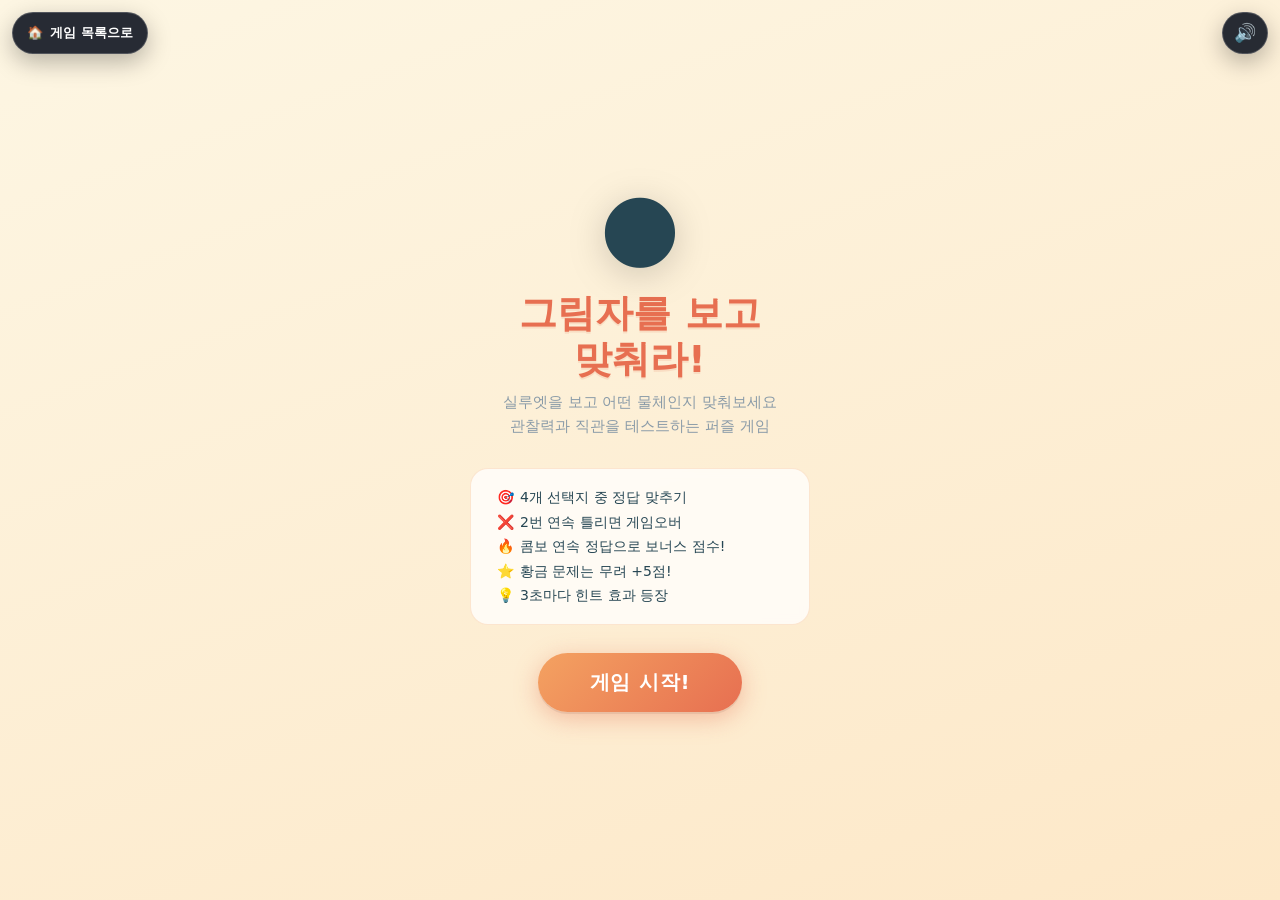
<file: shadow_quiz/index.html>
<!DOCTYPE html>
<html lang="ko">
<head>
<meta charset="UTF-8">
<meta name="viewport" content="width=device-width, initial-scale=1.0">
<title>🌑 그림자를 보고 맞춰라!</title>
<link rel="stylesheet" href="../shared/game-shell.css">
<script defer src="../shared/game-shell.js"></script>
<style>
/* ═══ 기본 리셋 ═══ */
*, *::before, *::after { box-sizing: border-box; margin: 0; padding: 0; -webkit-tap-highlight-color: transparent; }
:root {
  --bg:      #fdf6e3;
  --bg2:     #fff8f0;
  --card:    #ffffff;
  --accent:  #f4a261;
  --accent2: #e76f51;
  --blue:    #457b9d;
  --green:   #2a9d8f;
  --red:     #e63946;
  --gold:    #f9c74f;
  --shadow-clr: rgba(0,0,0,0.88);
  --text:    #264653;
  --muted:   #8a9ba8;
  --radius:  18px;
}
html, body {
  width: 100%; height: 100%; overflow: hidden;
  font-family: 'Apple SD Gothic Neo','Noto Sans KR',system-ui,sans-serif;
  background: var(--bg);
  color: var(--text);
  user-select: none;
}
#app {
  width: 100vw; height: 100dvh;
  display: flex; flex-direction: column;
  align-items: center; justify-content: center;
  position: relative;
  overflow: hidden;
}

/* ═══ 화면 전환 ═══ */
.screen {
  display: none; position: absolute; inset: 0;
  flex-direction: column; align-items: center; justify-content: center;
  padding: 16px;
}
.screen.active { display: flex; }

/* ═══ 파티클 캔버스 ═══ */
#particleCanvas {
  position: fixed; inset: 0; pointer-events: none; z-index: 0;
}

/* ════════════════════════
   타이틀 화면
════════════════════════ */
#titleScreen {
  background: linear-gradient(160deg, #fdf6e3 0%, #fde8c8 100%);
  gap: 0; z-index: 1;
}
.title-decoration {
  font-size: clamp(48px, 11vw, 80px);
  margin-bottom: 10px;
  animation: float 2.4s ease-in-out infinite alternate;
  filter: drop-shadow(0 6px 18px rgba(0,0,0,0.18));
}
@keyframes float { from{transform:translateY(0) rotate(-3deg)} to{transform:translateY(-12px) rotate(3deg)} }
.game-title {
  font-size: clamp(22px, 5.5vw, 38px);
  font-weight: 900;
  color: var(--accent2);
  text-align: center;
  line-height: 1.2;
  margin-bottom: 8px;
  text-shadow: 0 2px 0 rgba(231,111,81,0.15);
}
.game-subtitle {
  font-size: clamp(12px, 2.5vw, 15px);
  color: var(--muted);
  text-align: center;
  margin-bottom: 30px;
  line-height: 1.6;
}
.title-rules {
  background: rgba(255,255,255,0.75);
  border-radius: var(--radius);
  padding: 16px 22px;
  max-width: 340px; width: 90%;
  margin-bottom: 28px;
  font-size: clamp(12px, 2.2vw, 14px);
  line-height: 1.75;
  color: var(--text);
  border: 1.5px solid rgba(244,162,97,0.25);
  backdrop-filter: blur(4px);
}
.title-rules li { list-style: none; padding-left: 4px; }
.title-rules li::before { content: attr(data-icon); margin-right: 6px; }
.btn-play {
  padding: 16px 52px;
  font-size: clamp(16px, 3.5vw, 20px);
  font-weight: 900;
  background: linear-gradient(135deg, #f4a261, #e76f51);
  color: #fff; border: none; border-radius: 999px; cursor: pointer;
  font-family: inherit;
  box-shadow: 0 6px 24px rgba(231,111,81,0.4), 0 2px 0 rgba(0,0,0,0.08);
  transition: transform 0.15s, box-shadow 0.15s;
  letter-spacing: 0.04em;
}
.btn-play:hover { transform: translateY(-2px); box-shadow: 0 10px 30px rgba(231,111,81,0.45); }
.btn-play:active { transform: scale(0.96); }

/* ════════════════════════
   게임 화면
════════════════════════ */
#gameScreen {
  z-index: 1;
  background: linear-gradient(160deg, #fdf6e3 0%, #e8f4f8 100%);
  justify-content: flex-start;
  padding: 0;
  overflow: hidden;
}
.game-layout {
  width: 100%; height: 100%;
  display: flex; flex-direction: column;
  align-items: center;
  max-width: 520px;
  margin: 0 auto;
  padding: 10px 14px 10px;
  gap: 0;
}

/* ─── HUD ─── */
.hud {
  width: 100%;
  display: flex;
  justify-content: space-between;
  align-items: center;
  padding: 8px 12px;
  background: rgba(255,255,255,0.82);
  border-radius: var(--radius);
  box-shadow: 0 2px 12px rgba(0,0,0,0.07);
  backdrop-filter: blur(6px);
  flex-shrink: 0;
  margin-bottom: 8px;
}
.hud-item {
  display: flex; flex-direction: column; align-items: center;
  gap: 1px;
}
.hud-label { font-size: 10px; color: var(--muted); font-weight: 700; letter-spacing: 0.05em; text-transform: uppercase; }
.hud-val   { font-size: clamp(18px, 4vw, 24px); font-weight: 900; color: var(--text); line-height: 1; }
.hud-val.score-val  { color: var(--blue); }
.hud-val.combo-val  { color: var(--green); }
.hud-val.lives-val  { color: var(--red); }
.hud-combo-msg {
  font-size: clamp(10px, 2vw, 13px);
  font-weight: 900;
  color: var(--green);
  min-height: 16px;
  text-align: center;
}

/* 레벨 바 */
.level-bar-wrap {
  width: 100%;
  flex-shrink: 0;
  margin-bottom: 6px;
}
.level-label {
  font-size: 11px; font-weight: 700; color: var(--muted);
  display: flex; justify-content: space-between;
  margin-bottom: 3px;
}
.level-bar-bg {
  width: 100%; height: 6px;
  background: rgba(0,0,0,0.08);
  border-radius: 999px; overflow: hidden;
}
.level-bar-fill {
  height: 100%;
  background: linear-gradient(90deg, var(--accent), var(--accent2));
  border-radius: 999px;
  transition: width 0.4s cubic-bezier(.4,0,.2,1);
}

/* ─── 실루엣 영역 ─── */
.silhouette-wrap {
  flex: 1;
  width: 100%;
  display: flex;
  align-items: center;
  justify-content: center;
  position: relative;
  min-height: 0;
  margin-bottom: 8px;
}
.silhouette-card {
  background: rgba(255,255,255,0.9);
  border-radius: calc(var(--radius) + 4px);
  box-shadow: 0 8px 32px rgba(0,0,0,0.1), 0 2px 0 rgba(255,255,255,0.8) inset;
  display: flex; align-items: center; justify-content: center;
  position: relative;
  overflow: hidden;
  aspect-ratio: 1 / 1;
  max-width: min(56vw, 56vh, 300px);
  width: 100%;
  transition: transform 0.35s cubic-bezier(.4,0,.2,1);
}
.silhouette-card.shake {
  animation: shake 0.45s cubic-bezier(.36,.07,.19,.97);
}
@keyframes shake {
  0%,100%{transform:translateX(0)}
  20%{transform:translateX(-8px)}
  40%{transform:translateX(8px)}
  60%{transform:translateX(-6px)}
  80%{transform:translateX(6px)}
}
.silhouette-card.correct-flash {
  animation: correctFlash 0.4s ease;
}
@keyframes correctFlash {
  0%{background:rgba(255,255,255,0.9)}
  30%{background:rgba(42,157,143,0.25)}
  100%{background:rgba(255,255,255,0.9)}
}
.silhouette-svg {
  width: 78%; height: 78%;
  transition: filter 0.6s ease, transform 1.2s ease;
  filter: drop-shadow(0 4px 18px rgba(0,0,0,0.18));
}
.silhouette-svg.hint-active {
  filter: drop-shadow(0 4px 18px rgba(0,0,0,0.18)) drop-shadow(0 0 12px rgba(255,200,80,0.7));
}
/* 정답 reveal 애니메이션 */
@keyframes revealColor {
  0%   { opacity: 0; transform: scale(0.7) rotate(-8deg); }
  50%  { opacity: 1; transform: scale(1.12) rotate(4deg); }
  100% { opacity: 1; transform: scale(1) rotate(0deg); }
}
.reveal-layer {
  position: absolute; inset: 0;
  display: flex; align-items: center; justify-content: center;
  pointer-events: none;
  z-index: 5;
}
.reveal-emoji {
  font-size: clamp(72px, 18vw, 110px);
  animation: revealColor 0.55s cubic-bezier(.34,1.56,.64,1) forwards;
  filter: drop-shadow(0 6px 20px rgba(0,0,0,0.22));
  line-height: 1;
}

/* 골든 문제 배지 */
.golden-badge {
  position: absolute;
  top: 10px; right: 10px;
  background: linear-gradient(135deg, #f9c74f, #f3722c);
  color: #fff; font-size: 11px; font-weight: 900;
  padding: 4px 12px; border-radius: 999px;
  box-shadow: 0 2px 8px rgba(249,199,79,0.5);
  display: none;
  letter-spacing: 0.05em;
  z-index: 2;
}
.golden-badge.show { display: block; animation: glow 0.9s infinite alternate; }
@keyframes glow { from{box-shadow:0 2px 8px rgba(249,199,79,0.5)} to{box-shadow:0 2px 18px rgba(249,199,79,0.9)} }

/* 힌트 카운트다운 */
.hint-dots {
  position: absolute; bottom: 10px; left: 50%; transform: translateX(-50%);
  display: flex; gap: 5px;
}
.hint-dot {
  width: 7px; height: 7px; border-radius: 50%;
  background: rgba(0,0,0,0.15);
  transition: background 0.3s;
}
.hint-dot.active { background: #f9c74f; }

/* ─── 선택지 ─── */
.choices-grid {
  width: 100%;
  display: grid;
  grid-template-columns: 1fr 1fr;
  gap: 8px;
  flex-shrink: 0;
}
.choice-btn {
  padding: clamp(10px,2.5vh,16px) 10px;
  background: var(--card);
  border: 2.5px solid rgba(0,0,0,0.07);
  border-radius: var(--radius);
  font-size: clamp(14px, 3vw, 17px);
  font-weight: 800;
  color: var(--text);
  cursor: pointer;
  font-family: inherit;
  transition: transform 0.12s, border-color 0.15s, background 0.15s, box-shadow 0.15s;
  box-shadow: 0 2px 10px rgba(0,0,0,0.06), 0 1px 0 rgba(255,255,255,0.9) inset;
  display: flex; align-items: center; justify-content: center; gap: 6px;
  line-height: 1.2; text-align: center;
  position: relative; overflow: hidden;
}
.choice-btn:hover:not(:disabled) {
  border-color: var(--accent);
  transform: translateY(-2px);
  box-shadow: 0 6px 16px rgba(244,162,97,0.25);
}
.choice-btn:active:not(:disabled) { transform: scale(0.97); }
.choice-btn.correct {
  background: linear-gradient(135deg, #d4f7f0, #a8edea);
  border-color: var(--green);
  color: #1a6b63;
  animation: correctPulse 0.4s ease;
}
@keyframes correctPulse {
  0%{transform:scale(1)} 40%{transform:scale(1.06)} 100%{transform:scale(1)}
}
.choice-btn.wrong {
  background: linear-gradient(135deg, #fde8ea, #fcc5ca);
  border-color: var(--red);
  color: #8b1e27;
  animation: wrongShake 0.35s ease;
}
@keyframes wrongShake {
  0%,100%{transform:translateX(0)}
  25%{transform:translateX(-5px)}
  75%{transform:translateX(5px)}
}
.choice-btn:disabled { cursor: default; }

/* 실루엣 카드 reveal 상태 */
.silhouette-card.revealed {
  background: linear-gradient(135deg, #e8f9f0 0%, #d4f7f0 100%);
}
.silhouette-card.revealed .silhouette-svg {
  opacity: 0.08;
}

/* ════════════════════════
   게임오버 / 레벨업 화면
════════════════════════ */
.result-screen-inner {
  z-index: 1;
  background: rgba(253,246,227,0.97);
  backdrop-filter: blur(8px);
}
.result-card {
  background: white;
  border-radius: 28px;
  padding: 30px 32px 28px;
  max-width: 340px; width: 90%;
  box-shadow: 0 20px 60px rgba(0,0,0,0.15);
  text-align: center;
}
.result-emoji { font-size: 58px; margin-bottom: 8px; display: block; }
.result-title { font-size: clamp(20px, 5vw, 26px); font-weight: 900; margin-bottom: 6px; }
.result-stats {
  display: grid; grid-template-columns: 1fr 1fr;
  gap: 10px; margin: 16px 0 22px;
}
.stat-box {
  background: var(--bg);
  border-radius: 14px;
  padding: 10px 6px;
}
.stat-num { font-size: clamp(20px,5vw,28px); font-weight: 900; color: var(--blue); }
.stat-lbl { font-size: 11px; color: var(--muted); font-weight: 700; margin-top: 2px; }
.result-btn {
  padding: 14px 36px;
  font-size: clamp(14px, 3vw, 17px); font-weight: 900;
  background: linear-gradient(135deg, #f4a261, #e76f51);
  color: #fff; border: none; border-radius: 999px;
  cursor: pointer; font-family: inherit;
  box-shadow: 0 6px 20px rgba(231,111,81,0.38);
  transition: transform 0.15s;
  display: block; width: 100%; margin-top: 6px;
}
.result-btn:active { transform: scale(0.97); }
.result-btn.secondary {
  background: linear-gradient(135deg, #457b9d, #1d3557);
  box-shadow: 0 6px 20px rgba(69,123,157,0.3);
  margin-top: 10px;
}

/* 레벨업 전용 */
.levelup-stars {
  font-size: 32px; letter-spacing: 4px;
  margin-bottom: 6px;
  animation: starPop 0.5s ease;
}
@keyframes starPop { 0%{transform:scale(0) rotate(-30deg)} 60%{transform:scale(1.2) rotate(5deg)} 100%{transform:scale(1) rotate(0)} }

/* ════════════════════════
   플로팅 메시지
════════════════════════ */
.float-msg {
  position: fixed;
  font-size: clamp(16px, 4vw, 22px);
  font-weight: 900;
  pointer-events: none;
  z-index: 200;
  animation: floatUp 1.1s ease forwards;
  text-shadow: 0 2px 8px rgba(0,0,0,0.15);
}
@keyframes floatUp {
  0%   { opacity:1; transform:translateY(0) scale(1); }
  60%  { opacity:1; transform:translateY(-40px) scale(1.1); }
  100% { opacity:0; transform:translateY(-75px) scale(0.9); }
}

/* ════════════════════════
   반응형 compact 모드
════════════════════════ */
@media (max-height: 640px) {
  .game-layout { padding: 6px 10px 6px; gap: 0; }
  .silhouette-card { max-width: min(42vw, 42vh, 220px); }
  .choice-btn { padding: 8px 8px; font-size: 13px; }
  .hud { padding: 5px 10px; }
}
</style>
</head>
<body data-home-href="../index.html" data-audio-toggle>
<canvas id="particleCanvas"></canvas>
<div id="app">

  <!-- ── 타이틀 ── -->
  <div class="screen active" id="titleScreen">
    <div class="title-decoration">🌑</div>
    <div class="game-title">그림자를 보고<br>맞춰라!</div>
    <div class="game-subtitle">실루엣을 보고 어떤 물체인지 맞춰보세요<br>관찰력과 직관을 테스트하는 퍼즐 게임</div>
    <ul class="title-rules">
      <li data-icon="🎯">4개 선택지 중 정답 맞추기</li>
      <li data-icon="❌">2번 연속 틀리면 게임오버</li>
      <li data-icon="🔥">콤보 연속 정답으로 보너스 점수!</li>
      <li data-icon="⭐">황금 문제는 무려 +5점!</li>
      <li data-icon="💡">3초마다 힌트 효과 등장</li>
    </ul>
    <button class="btn-play" onclick="startGame()">게임 시작!</button>
  </div>

  <!-- ── 게임 ── -->
  <div class="screen" id="gameScreen">
    <div class="game-layout">
      <!-- HUD -->
      <div class="hud">
        <div class="hud-item">
          <span class="hud-label">SCORE</span>
          <span class="hud-val score-val" id="scoreVal">0</span>
        </div>
        <div class="hud-item" style="align-items:center;">
          <span class="hud-val combo-val" id="comboVal">×1</span>
          <span class="hud-combo-msg" id="comboMsg"></span>
        </div>
        <div class="hud-item">
          <span class="hud-label">LIFE</span>
          <span class="hud-val lives-val" id="livesVal">❤️❤️</span>
        </div>
      </div>

      <!-- 레벨 바 -->
      <div class="level-bar-wrap">
        <div class="level-label">
          <span id="levelLabel">레벨 1</span>
          <span id="levelProgress">0 / 5</span>
        </div>
        <div class="level-bar-bg">
          <div class="level-bar-fill" id="levelBarFill" style="width:0%"></div>
        </div>
      </div>

      <!-- 실루엣 -->
      <div class="silhouette-wrap">
        <div class="silhouette-card" id="silCard">
          <div class="golden-badge" id="goldenBadge">⭐ 황금 문제</div>
          <svg class="silhouette-svg" id="silSvg" viewBox="0 0 200 200" xmlns="http://www.w3.org/2000/svg">
            <g id="silGroup" fill="var(--shadow-clr)" stroke="none"></g>
          </svg>
          <div class="hint-dots" id="hintDots">
            <div class="hint-dot" id="hd0"></div>
            <div class="hint-dot" id="hd1"></div>
            <div class="hint-dot" id="hd2"></div>
          </div>
        </div>
      </div>

      <!-- 선택지 -->
      <div class="choices-grid" id="choicesGrid"></div>
    </div>
  </div>

  <!-- ── 레벨업 ── -->
  <div class="screen result-screen-inner" id="levelupScreen">
    <div class="result-card">
      <div class="levelup-stars" id="luStars">⭐⭐⭐</div>
      <span class="result-emoji" id="luEmoji">🎉</span>
      <div class="result-title" id="luTitle">레벨 1 클리어!</div>
      <div style="font-size:13px;color:var(--muted);margin-bottom:16px;" id="luSub">다음 레벨로 이동합니다</div>
      <div class="result-stats">
        <div class="stat-box"><div class="stat-num" id="luScore">0</div><div class="stat-lbl">현재 점수</div></div>
        <div class="stat-box"><div class="stat-num" id="luCombo">0</div><div class="stat-lbl">최고 콤보</div></div>
      </div>
      <button class="result-btn" onclick="nextLevel()">다음 레벨 →</button>
    </div>
  </div>

  <!-- ── 게임오버 ── -->
  <div class="screen result-screen-inner" id="gameoverScreen">
    <div class="result-card">
      <span class="result-emoji">😵</span>
      <div class="result-title">게임 오버!</div>
      <div class="result-stats">
        <div class="stat-box"><div class="stat-num" id="goScore">0</div><div class="stat-lbl">이번 점수</div></div>
        <div class="stat-box"><div class="stat-num" id="goBest">0</div><div class="stat-lbl">최고 점수</div></div>
        <div class="stat-box"><div class="stat-num" id="goLevel">1</div><div class="stat-lbl">도달 레벨</div></div>
        <div class="stat-box"><div class="stat-num" id="goCorrect">0</div><div class="stat-lbl">맞춘 문제</div></div>
      </div>
      <button class="result-btn" onclick="restartGame()">다시 도전하기 🔄</button>
      <button class="result-btn secondary" onclick="goTitle()">타이틀로</button>
    </div>
  </div>

</div>

<script>
/* ════════════════════════════════════════════
   ▌ 파티클 시스템
════════════════════════════════════════════ */
const pCanvas = document.getElementById('particleCanvas');
const pCtx    = pCanvas.getContext('2d');
let particles = [];

function resizeParticle() {
  pCanvas.width  = window.innerWidth;
  pCanvas.height = window.innerHeight;
}
resizeParticle();
window.addEventListener('resize', resizeParticle);

function spawnParticles(x, y, color, count = 18, gold = false) {
  for (let i = 0; i < count; i++) {
    const angle  = Math.random() * Math.PI * 2;
    const speed  = 2 + Math.random() * 5;
    const size   = 4 + Math.random() * 7;
    const colors = gold
      ? ['#f9c74f','#f3722c','#fff','#f4a261']
      : [color,'#fff',color,'rgba(255,255,255,0.8)'];
    particles.push({
      x, y,
      vx: Math.cos(angle) * speed,
      vy: Math.sin(angle) * speed - 2,
      size,
      color: colors[Math.floor(Math.random() * colors.length)],
      life: 1, decay: 0.025 + Math.random() * 0.02,
      shape: gold ? 'star' : (Math.random() > 0.5 ? 'circle' : 'rect'),
    });
  }
}

function starPath(ctx, x, y, r) {
  ctx.save(); ctx.translate(x, y);
  ctx.beginPath();
  for (let i = 0; i < 5; i++) {
    const a = (i * 4 * Math.PI / 5) - Math.PI / 2;
    const ai = a + 2 * Math.PI / 5;
    i === 0 ? ctx.moveTo(Math.cos(a)*r, Math.sin(a)*r) : ctx.lineTo(Math.cos(a)*r, Math.sin(a)*r);
    ctx.lineTo(Math.cos(ai)*r*0.42, Math.sin(ai)*r*0.42);
  }
  ctx.closePath(); ctx.restore();
}

function animParticles() {
  pCtx.clearRect(0, 0, pCanvas.width, pCanvas.height);
  particles = particles.filter(p => p.life > 0);
  particles.forEach(p => {
    p.x += p.vx; p.y += p.vy; p.vy += 0.18; p.life -= p.decay;
    pCtx.save();
    pCtx.globalAlpha = Math.max(0, p.life);
    pCtx.fillStyle = p.color;
    if (p.shape === 'circle') {
      pCtx.beginPath(); pCtx.arc(p.x, p.y, p.size/2, 0, Math.PI*2); pCtx.fill();
    } else if (p.shape === 'star') {
      starPath(pCtx, p.x, p.y, p.size/1.5); pCtx.fill();
    } else {
      pCtx.fillRect(p.x - p.size/2, p.y - p.size/3, p.size, p.size * 0.6);
    }
    pCtx.restore();
  });
  requestAnimationFrame(animParticles);
}
animParticles();

/* ════════════════════════════════════════════
   ▌ 사운드 (Web Audio API)
════════════════════════════════════════════ */
let AC = null;
function getAC() {
  if (!AC) AC = new (window.AudioContext || window.webkitAudioContext)();
  if (AC.state === 'suspended') AC.resume();
  return AC;
}
function playTone(freqs, dur = 0.12, type = 'sine', vol = 0.28) {
  if (document.documentElement.dataset.soundMuted === 'true') return;
  try {
    const ac = getAC();
    freqs.forEach(([f, t0, t1], i) => {
      const o = ac.createOscillator(), g = ac.createGain();
      o.connect(g); g.connect(ac.destination);
      o.type = type; o.frequency.value = f;
      const st = ac.currentTime + (t0 || 0);
      const en = ac.currentTime + (t1 || dur);
      g.gain.setValueAtTime(0, st);
      g.gain.linearRampToValueAtTime(vol, st + 0.01);
      g.gain.linearRampToValueAtTime(0, en);
      o.start(st); o.stop(en + 0.05);
    });
  } catch(e) {}
}
function sfxCorrect() { playTone([[660,0,0.1],[880,0.08,0.22],[1046,0.16,0.32]],'','sine',0.22); }
function sfxWrong()   { playTone([[300,0,0.12],[220,0.1,0.28]],'','sawtooth',0.18); }
function sfxCombo()   { playTone([[523,0,0.1],[659,0.08,0.2],[784,0.16,0.28],[1046,0.24,0.4]],'','sine',0.2); }
function sfxGolden()  { playTone([[784,0,0.08],[988,0.06,0.18],[1175,0.12,0.26],[1568,0.2,0.38],[2093,0.3,0.5]],'','sine',0.18); }
function sfxLevelup() { [523,659,784,1046,1318].forEach((f,i)=>playTone([[f,i*0.1,i*0.1+0.18]],'','sine',0.2)); }

/* ════════════════════════════════════════════
   ▌ SVG 실루엣 데이터베이스
════════════════════════════════════════════ */
// path 데이터: viewBox 0 0 200 200 기준
const SILHOUETTES = [

  /* ── 동물 ── */
  { id:'cat', name:'고양이', cat:'animal', difficulty:1,
    path:`M60,160 L60,110 Q58,95 50,82 Q42,68 45,55 Q48,42 58,40 Q65,38 68,45
          Q72,38 80,38 Q88,38 90,50 L110,50 Q112,38 120,38 Q128,38 132,45
          Q135,52 132,55 Q138,62 135,78 Q132,92 130,110 L130,160 Z
          M90,50 Q100,44 110,50
          M58,42 L50,30 L63,38 Z
          M142,42 L150,30 L137,38 Z` },

  { id:'dog', name:'강아지', cat:'animal', difficulty:1,
    path:`M55,160 L55,115 Q48,108 44,95 Q40,80 45,70 Q48,60 55,58
          Q58,55 58,50 L65,42 L68,50 Q80,44 100,44 Q120,44 132,50
          L135,42 L142,50 Q142,55 145,58 Q152,60 155,70 Q160,80 156,95
          Q152,108 145,115 L145,160 Z
          M44,80 Q38,75 36,82 Q34,90 42,93 Z` },

  { id:'elephant', name:'코끼리', cat:'animal', difficulty:1,
    path:`M40,160 L40,130 Q38,120 35,115 Q28,105 25,90 Q22,72 28,60
          Q35,48 52,44 Q58,43 60,50 Q72,40 100,38 Q128,38 140,50
          Q158,58 162,80 Q166,100 158,118 Q150,132 140,140 L140,160 Z
          M60,50 Q55,75 52,100 Q50,118 55,130
          M140,60 Q148,65 150,78 Q152,90 148,100 Q144,112 140,118` },

  { id:'rabbit', name:'토끼', cat:'animal', difficulty:1,
    path:`M78,160 L78,120 Q65,115 60,100 Q55,84 58,70 Q60,60 68,55
          L70,35 Q72,20 80,20 Q88,20 90,35 L92,55
          Q100,50 108,55 L110,35 Q112,20 120,20 Q128,20 130,35
          L132,55 Q140,60 142,70 Q145,84 140,100 Q135,115 122,120
          L122,160 Z` },

  { id:'fish', name:'물고기', cat:'animal', difficulty:1,
    path:`M40,100 Q50,80 70,75 Q85,72 100,74 Q115,72 130,75
          Q150,80 160,100 Q150,120 130,125 Q115,128 100,126
          Q85,128 70,125 Q50,120 40,100 Z
          M40,100 L22,82 L22,118 Z` },

  { id:'bird', name:'새', cat:'animal', difficulty:2,
    path:`M100,60 Q115,50 130,52 Q145,54 152,65 Q158,76 155,88
          Q150,100 140,105 L155,115 Q148,128 135,122
          L110,140 L108,155 Q100,162 92,155 L90,140
          L65,122 Q52,128 45,115 L60,105 Q50,100 45,88
          Q42,76 48,65 Q55,54 70,52 Q85,50 100,60 Z
          M100,60 Q90,45 72,38 Q60,33 52,40 Q62,42 68,55` },

  { id:'lion', name:'사자', cat:'animal', difficulty:2,
    path:`M100,165 Q80,162 62,152 L60,130
          Q42,122 38,105 Q34,86 42,72 Q46,64 55,60
          Q50,44 55,38 Q62,30 72,32 Q78,28 88,28
          Q95,22 105,22 Q115,22 122,28 Q132,28 138,32
          Q148,30 155,38 Q160,44 155,60 Q164,64 168,72
          Q176,86 172,105 Q168,122 150,130 L148,152
          Q120,162 100,165 Z` },

  { id:'fox', name:'여우', cat:'animal', difficulty:3,
    path:`M58,158 L58,118 Q50,110 46,96 Q42,80 46,68 Q50,58 60,54
          L56,38 L72,50 Q80,44 100,42 Q120,44 128,50
          L144,38 L140,54 Q150,58 154,68 Q158,80 154,96
          Q150,110 142,118 L142,158 Z
          M56,38 L44,20 L62,36 Z
          M144,38 L156,20 L138,36 Z` },

  { id:'bear', name:'곰', cat:'animal', difficulty:2,
    path:`M62,162 L62,128 Q48,120 42,104 Q36,86 40,70
          Q44,56 58,50 Q56,38 62,34 Q70,28 78,34
          Q88,28 100,28 Q112,28 122,34
          Q130,28 138,34 Q144,38 142,50 Q156,56 160,70
          Q164,86 158,104 Q152,120 138,128 L138,162 Z
          M62,34 Q58,26 64,22 Q72,18 78,24 Z
          M138,34 Q144,26 136,22 Q128,18 122,24 Z` },

  { id:'wolf', name:'늑대', cat:'animal', difficulty:3,
    path:`M55,158 L55,115 Q46,106 42,92 Q38,76 42,64
          Q46,54 56,50 L54,34 L68,46 Q78,40 100,38
          Q122,40 132,46 L146,34 L144,50 Q154,54 158,64
          Q162,76 158,92 Q154,106 145,115 L145,158 Z
          M54,34 L44,18 L60,32 Z
          M146,34 L156,18 L140,32 Z` },

  /* ── 사물 ── */
  { id:'chair', name:'의자', cat:'object', difficulty:1,
    path:`M55,160 L55,90 L145,90 L145,160 M55,90 L55,60 M145,90 L145,60
          M55,60 L145,60 M68,60 L68,160 M132,60 L132,160
          M55,105 L68,105 M132,105 L145,105` },

  { id:'bicycle', name:'자전거', cat:'object', difficulty:2,
    path:`M55,135 m-28,0 a28,28 0 1,0 56,0 a28,28 0 1,0 -56,0
          M145,135 m-28,0 a28,28 0 1,0 56,0 a28,28 0 1,0 -56,0
          M55,135 L82,100 L118,100 L145,135
          M100,100 L100,78 L82,100
          M100,78 L118,68` },

  { id:'guitar', name:'기타', cat:'object', difficulty:2,
    path:`M85,38 Q70,38 65,52 Q60,66 65,80 Q58,88 58,100
          Q58,118 68,128 Q80,140 100,142 Q120,140 132,128
          Q142,118 142,100 Q142,88 135,80 Q140,66 135,52
          Q130,38 115,38 Q108,32 100,30 Q92,32 85,38 Z
          M100,30 L100,18 Q100,15 100,18 L100,30
          M88,18 L112,18` },

  { id:'camera', name:'카메라', cat:'object', difficulty:2,
    path:`M42,80 L42,148 Q42,154 48,154 L152,154 Q158,154 158,148
          L158,80 Q158,74 152,74 L130,74 L122,62 L78,62 L70,74 L48,74
          Q42,74 42,80 Z
          M100,118 m-25,0 a25,25 0 1,0 50,0 a25,25 0 1,0 -50,0
          M140,82 Q146,82 146,88 Q146,94 140,94 Q134,94 134,88 Q134,82 140,82 Z` },

  { id:'umbrella', name:'우산', cat:'object', difficulty:1,
    path:`M100,155 L100,95 Q100,50 55,50 Q30,50 30,75
          Q55,60 100,70 Q145,60 170,75 Q170,50 145,50 Q100,50 100,95
          M95,150 Q95,162 100,162 Q108,162 108,150 L108,150` },

  { id:'crown', name:'왕관', cat:'object', difficulty:2,
    path:`M30,140 L42,80 L68,110 L100,58 L132,110 L158,80 L170,140 Z
          M30,140 L170,140` },

  { id:'rocket', name:'로켓', cat:'object', difficulty:2,
    path:`M100,28 Q82,35 72,58 L68,120 Q68,132 80,138
          L80,162 L100,155 L120,162 L120,138 Q132,132 132,120
          L128,58 Q118,35 100,28 Z
          M100,60 m-15,0 a15,15 0 1,0 30,0 a15,15 0 1,0 -30,0
          M68,110 Q58,115 52,128 Q50,138 55,145 L68,138 Z
          M132,110 Q142,115 148,128 Q150,138 145,145 L132,138 Z` },

  { id:'key', name:'열쇠', cat:'object', difficulty:2,
    path:`M75,100 m-30,0 a30,30 0 1,0 60,0 a30,30 0 1,0 -60,0
          M105,100 L165,100 M145,100 L145,115 M158,100 L158,112` },

  { id:'hourglass', name:'모래시계', cat:'object', difficulty:2,
    path:`M52,40 L148,40 L100,100 L148,160 L52,160 L100,100 Z
          M52,40 L52,48 L148,48 L148,40
          M52,160 L52,152 L148,152 L148,160` },

  /* ── 음식 ── */
  { id:'hamburger', name:'햄버거', cat:'food', difficulty:1,
    path:`M38,95 Q38,72 100,72 Q162,72 162,95 Z
          M38,95 L38,110 L162,110 L162,95
          M42,110 L42,128 L158,128 L158,110
          M38,128 Q38,152 100,152 Q162,152 162,128 Z
          M52,110 L52,128 M75,110 L75,128 M100,110 L100,128 M125,110 L125,128 M148,110 L148,128` },

  { id:'pizza', name:'피자', cat:'food', difficulty:1,
    path:`M100,40 L155,148 L45,148 Z
          M100,40 L128,95 M100,40 L72,95` },

  { id:'icecream', name:'아이스크림', cat:'food', difficulty:1,
    path:`M72,100 L100,165 L128,100 Z
          M70,80 m-22,0 a22,22 0 1,0 44,0
          Q92,58 100,58 Q108,58 130,80 a22,22 0 1,0 44,0 Q174,58 100,42 Q26,58 26,80 Z` },

  { id:'apple', name:'사과', cat:'food', difficulty:1,
    path:`M100,165 Q68,162 52,142 Q36,120 38,96 Q40,72 58,60
          Q68,52 80,52 Q88,46 100,46 Q112,46 120,52
          Q132,52 142,60 Q160,72 162,96 Q164,120 148,142
          Q132,162 100,165 Z
          M100,46 Q102,34 108,28 Q116,22 126,26` },

  { id:'cake', name:'케이크', cat:'food', difficulty:2,
    path:`M40,160 L40,108 Q40,100 48,100 L152,100 Q160,100 160,108
          L160,160 Z
          M40,108 L40,90 Q40,82 48,82 L152,82 Q160,82 160,90 L160,108
          M55,82 Q55,68 65,62 Q75,56 80,60 Q80,50 90,46
          Q100,42 110,46 Q120,50 120,60 Q125,56 135,62 Q145,68 145,82` },

  { id:'sushi', name:'초밥', cat:'food', difficulty:2,
    path:`M40,120 Q40,100 100,100 Q160,100 160,120 L160,140 Q160,155 100,155
          Q40,155 40,140 Z
          M60,100 L62,80 Q64,70 74,68 L126,68 Q136,70 138,80 L140,100` },

  { id:'donut', name:'도넛', cat:'food', difficulty:2,
    path:`M100,42 m-55,0 a55,55 0 1,0 110,0 a55,55 0 1,0 -110,0
          M100,42 m-28,0 a28,28 0 1,0 56,0 a28,28 0 1,0 -56,0` },

  /* ── 곤충 ── */
  { id:'butterfly', name:'나비', cat:'insect', difficulty:1,
    path:`M100,60 L100,155
          M100,90 Q75,65 50,68 Q28,72 28,92 Q28,112 48,118 Q70,124 100,110 Z
          M100,90 Q125,65 150,68 Q172,72 172,92 Q172,112 152,118 Q130,124 100,110 Z
          M100,120 Q80,110 62,125 Q50,135 55,148 Q62,158 75,155 Q90,150 100,138 Z
          M100,120 Q120,110 138,125 Q150,135 145,148 Q138,158 125,155 Q110,150 100,138 Z` },

  { id:'spider', name:'거미', cat:'insect', difficulty:2,
    path:`M100,100 m-22,0 a22,22 0 1,0 44,0 a22,22 0 1,0 -44,0
          M78,100 L40,80 M78,100 L38,100 M78,100 L42,120
          M122,100 L160,80 M122,100 L162,100 M122,100 L158,120
          M90,82 L80,55 M110,82 L120,55` },

  { id:'bee', name:'벌', cat:'insect', difficulty:2,
    path:`M100,75 Q80,75 72,88 Q64,102 68,118 Q74,135 100,140
          Q126,135 132,118 Q136,102 128,88 Q120,75 100,75 Z
          M80,88 L80,125 M92,82 L92,138 M108,82 L108,138 M120,88 L120,125
          M100,75 Q88,60 75,58 Q62,58 60,70 Q65,50 80,50 Q92,50 100,62 Z
          M100,75 Q112,60 125,58 Q138,58 140,70 Q135,50 120,50 Q108,50 100,62 Z` },

  { id:'ant', name:'개미', cat:'insect', difficulty:2,
    path:`M100,68 m-12,0 a12,12 0 1,0 24,0 a12,12 0 1,0 -24,0
          M100,92 m-14,0 a14,14 0 1,0 28,0 a14,14 0 1,0 -28,0
          M100,122 m-16,0 a16,16 0 1,0 32,0 a16,16 0 1,0 -32,0
          M88,80 L68,65 M88,80 L62,82 M88,80 L65,98
          M112,80 L132,65 M112,80 L138,82 M112,80 L135,98
          M92,60 L82,42 M108,60 L118,42` },

  { id:'dragonfly', name:'잠자리', cat:'insect', difficulty:3,
    path:`M100,60 L100,162
          M100,80 Q72,62 48,68 Q32,74 32,88 Q32,102 50,106 Q72,110 100,98 Z
          M100,80 Q128,62 152,68 Q168,74 168,88 Q168,102 150,106 Q128,110 100,98 Z
          M100,110 Q78,96 56,102 Q40,108 42,120 Q44,132 62,134 Q82,136 100,126 Z
          M100,110 Q122,96 144,102 Q160,108 158,120 Q156,132 138,134 Q118,136 100,126 Z
          M100,60 m-8,0 a8,8 0 1,0 16,0 a8,8 0 1,0 -16,0` },

  { id:'mosquito', name:'모기', cat:'insect', difficulty:3,
    path:`M100,90 m-8,0 a8,8 0 1,0 16,0 a8,8 0 1,0 -16,0
          M100,98 L100,160
          M92,95 Q70,80 50,85 Q35,90 35,102 Q35,112 50,115 Q70,118 90,108
          M108,95 Q130,80 150,85 Q165,90 165,102 Q165,112 150,115 Q130,118 110,108
          M100,90 L100,65 L92,40 M100,90 L100,65 L108,40` },

  /* ── 탈것 ── */
  { id:'car', name:'자동차', cat:'vehicle', difficulty:1,
    path:`M30,120 L30,148 L170,148 L170,120 L155,90 Q148,78 135,78
          L65,78 Q52,78 45,90 Z
          M30,148 L22,148 L22,138 L30,138
          M170,148 L178,148 L178,138 L170,138
          M55,148 m-18,0 a18,18 0 1,0 36,0 a18,18 0 1,0 -36,0
          M145,148 m-18,0 a18,18 0 1,0 36,0 a18,18 0 1,0 -36,0` },

  { id:'airplane', name:'비행기', cat:'vehicle', difficulty:2,
    path:`M100,35 Q88,40 80,60 L28,95 L28,108 L80,95 L85,130
          L68,140 L68,150 L100,142 L132,150 L132,140 L115,130
          L120,95 L172,108 L172,95 L120,60 Q112,40 100,35 Z` },

  { id:'ship', name:'배', cat:'vehicle', difficulty:2,
    path:`M35,130 Q38,108 100,108 Q162,108 165,130 L155,155 L45,155 Z
          M100,108 L100,55 M100,55 L68,88 M100,55 L132,88
          M100,55 L80,88 L120,88 Z` },

  { id:'train', name:'기차', cat:'vehicle', difficulty:2,
    path:`M25,90 L25,145 Q25,155 35,155 L165,155 Q175,155 175,145 L175,90
          Q175,80 165,80 L35,80 Q25,80 25,90 Z
          M25,112 L175,112
          M62,155 m-14,0 a14,14 0 1,0 28,0 a14,14 0 1,0 -28,0
          M138,155 m-14,0 a14,14 0 1,0 28,0 a14,14 0 1,0 -28,0
          M55,80 L55,60 Q55,52 65,52 L135,52 Q145,52 145,60 L145,80
          M78,80 L78,52 M122,80 L122,52` },

  /* ── 가구/집 ── */
  { id:'house', name:'집', cat:'object', difficulty:1,
    path:`M100,38 L168,95 L152,95 L152,162 L48,162 L48,95 L32,95 Z
          M82,162 L82,128 Q82,118 92,118 L108,118 Q118,118 118,128 L118,162` },

  { id:'lamp', name:'램프', cat:'object', difficulty:2,
    path:`M100,168 L85,145 L115,145 Z
          M85,145 L80,138 L120,138 Z
          M96,138 L96,80 L104,80 L104,138
          M72,80 Q72,50 100,48 Q128,50 128,80 Z` },

  { id:'trophy', name:'트로피', cat:'object', difficulty:2,
    path:`M68,42 L68,90 Q68,118 100,125 Q132,118 132,90 L132,42 Z
          M68,62 Q52,62 48,78 Q44,95 58,105 Q62,108 68,108
          M132,62 Q148,62 152,78 Q156,95 142,105 Q138,108 132,108
          M80,125 L78,148 L72,155 L128,155 L122,148 L120,125
          M65,155 L135,155` },

  /* ── 자연 ── */
  { id:'tree', name:'나무', cat:'nature', difficulty:1,
    path:`M88,165 L88,110 L70,110 L100,55 L130,110 L112,110 L112,165 Z
          M78,110 L60,110 L100,45 L140,110 L122,110
          M68,85 L52,85 L100,35 L148,85 L132,85` },

  { id:'flower', name:'꽃', cat:'nature', difficulty:2,
    path:`M100,100 m-18,0 a18,18 0 1,0 36,0 a18,18 0 1,0 -36,0
          M100,82 m-14,0 a14,14 0 0,1 0,-28 a14,14 0 0,1 0,28
          M118,91 m0,-14 a14,14 0 0,1 24.2,-14 a14,14 0 0,1 -24.2,14
          M118,109 m0,14 a14,14 0 0,1 24.2,14 a14,14 0 0,1 -24.2,-14
          M100,118 m14,0 a14,14 0 0,1 0,28 a14,14 0 0,1 0,-28
          M82,109 m0,14 a14,14 0 0,1 -24.2,14 a14,14 0 0,1 24.2,-14
          M82,91 m0,-14 a14,14 0 0,1 -24.2,-14 a14,14 0 0,1 24.2,14
          M100,118 L100,170` },

  { id:'mushroom', name:'버섯', cat:'nature', difficulty:2,
    path:`M68,108 L68,158 L132,158 L132,108
          M62,108 Q62,58 100,55 Q138,58 138,108 Z
          M100,55 L100,42` },

  { id:'cactus', name:'선인장', cat:'nature', difficulty:2,
    path:`M88,160 L88,95 Q88,82 78,82 Q68,82 68,95 L68,112
          L88,112 L88,80 Q88,50 100,48 Q112,50 112,80
          L112,112 L132,112 L132,95 Q132,82 122,82 Q112,82 112,95 L112,160 Z` },
];

/* 각 실루엣의 이모지 (정답 reveal 연출용) */
const SIL_EMOJI = {
  cat:'🐱', dog:'🐶', elephant:'🐘', rabbit:'🐰', fish:'🐟',
  bird:'🐦', lion:'🦁', fox:'🦊', bear:'🐻', wolf:'🐺',
  chair:'🪑', bicycle:'🚲', guitar:'🎸', camera:'📷', umbrella:'☂️',
  crown:'👑', rocket:'🚀', key:'🗝️', hourglass:'⏳',
  hamburger:'🍔', pizza:'🍕', icecream:'🍦', apple:'🍎',
  cake:'🎂', sushi:'🍣', donut:'🍩',
  butterfly:'🦋', spider:'🕷️', bee:'🐝', ant:'🐜',
  dragonfly:'🪲', mosquito:'🦟',
  car:'🚗', airplane:'✈️', ship:'🚢', train:'🚂',
  house:'🏠', lamp:'🪔', trophy:'🏆',
  tree:'🌳', flower:'🌸', mushroom:'🍄', cactus:'🌵',
};

/* 카테고리별 묶음 (선택지 오답 생성용) */
const CAT_NAMES = {
  animal: SILHOUETTES.filter(s=>s.cat==='animal').map(s=>s.name),
  object: SILHOUETTES.filter(s=>s.cat==='object').map(s=>s.name),
  food:   SILHOUETTES.filter(s=>s.cat==='food').map(s=>s.name),
  insect: SILHOUETTES.filter(s=>s.cat==='insect').map(s=>s.name),
  vehicle:SILHOUETTES.filter(s=>s.cat==='vehicle').map(s=>s.name),
  nature: SILHOUETTES.filter(s=>s.cat==='nature').map(s=>s.name),
};
const ALL_NAMES = SILHOUETTES.map(s=>s.name);

/* ════════════════════════════════════════════
   ▌ 레벨 시스템 설정
════════════════════════════════════════════ */
const LEVELS = [
  { lv:1,  qCount:5,  maxDiff:1, sameCat:false, label:'초급',  emoji:'🌱' },
  { lv:2,  qCount:5,  maxDiff:1, sameCat:false, label:'초급+', emoji:'🌿' },
  { lv:3,  qCount:6,  maxDiff:2, sameCat:false, label:'중급',  emoji:'🍀' },
  { lv:4,  qCount:6,  maxDiff:2, sameCat:false, label:'중급',  emoji:'🌸' },
  { lv:5,  qCount:7,  maxDiff:2, sameCat:true,  label:'중급+', emoji:'🌻' },
  { lv:6,  qCount:7,  maxDiff:2, sameCat:true,  label:'중급+', emoji:'🍁' },
  { lv:7,  qCount:8,  maxDiff:2, sameCat:true,  label:'고급',  emoji:'🔥' },
  { lv:8,  qCount:8,  maxDiff:3, sameCat:true,  label:'고급',  emoji:'💥' },
  { lv:9,  qCount:9,  maxDiff:3, sameCat:true,  label:'고급+', emoji:'⚡' },
  { lv:10, qCount:10, maxDiff:3, sameCat:true,  label:'전문가',emoji:'💎' },
];
function getLevelCfg(lv) {
  return LEVELS[Math.min(lv - 1, LEVELS.length - 1)];
}

/* ════════════════════════════════════════════
   ▌ 게임 상태
════════════════════════════════════════════ */
let GS = {};

function initGS() {
  GS = {
    level:        1,
    score:        0,
    bestScore:    parseInt(localStorage.getItem('shadowBest') || '0'),
    combo:        0,
    maxCombo:     0,
    lives:        2,   // 연속 틀린 횟수 (2번이면 게임오버)
    correctTotal: 0,
    queue:        [],  // 현재 레벨 문제 큐
    qIdx:         0,   // 현재 문제 인덱스
    currentQ:     null,
    answered:     false,
    hintLevel:    0,   // 0,1,2
    hintTimer:    null,
    hintInterval: null,
    rotating:     false,
    rotAngle:     0,
    animFrame:    null,
    isGolden:     false,
    usedIds:      new Set(), // 게임오버 전까지 출제된 문제 ID 추적
  };
}

/* ════════════════════════════════════════════
   ▌ 문제 생성
════════════════════════════════════════════ */
function buildQueue(levelCfg) {
  const { qCount, maxDiff, sameCat } = levelCfg;
  // 이미 출제된 문제 제외 (게임오버 전까지 중복 방지)
  const pool = SILHOUETTES.filter(s => s.difficulty <= maxDiff && !GS.usedIds.has(s.id));
  // 남은 문제가 없으면 전체에서 다시 (극단적 케이스)
  const source = pool.length >= qCount ? pool
    : SILHOUETTES.filter(s => s.difficulty <= maxDiff);
  const shuffled = [...source].sort(() => Math.random() - 0.5);
  const chosen = shuffled.slice(0, Math.min(qCount, shuffled.length));

  // 사용한 ID 기록
  chosen.forEach(s => GS.usedIds.add(s.id));

  // 골든 문제: 레벨당 1개, 50% 확률
  const goldenIdx = Math.random() < 0.5 ? Math.floor(Math.random() * chosen.length) : -1;

  return chosen.map((sil, i) => {
    // 오답 선택지 생성
    const wrongs = buildWrongChoices(sil, sameCat, maxDiff, 3);
    const choices = shuffle([sil.name, ...wrongs]);
    return {
      sil,
      choices,
      isGolden: i === goldenIdx,
    };
  });
}

function buildWrongChoices(correctSil, sameCat, maxDiff, n) {
  let candidates;
  if (sameCat) {
    // 같은 카테고리에서 비슷한 것
    candidates = SILHOUETTES.filter(s => s.cat === correctSil.cat && s.id !== correctSil.id);
    if (candidates.length < n) {
      const extra = SILHOUETTES.filter(s => s.id !== correctSil.id && !candidates.includes(s));
      candidates = [...candidates, ...extra];
    }
  } else {
    candidates = SILHOUETTES.filter(s => s.id !== correctSil.id && s.difficulty <= maxDiff + 1);
  }
  return shuffle(candidates).slice(0, n).map(s => s.name);
}

function shuffle(arr) { return [...arr].sort(() => Math.random() - 0.5); }

/* ════════════════════════════════════════════
   ▌ SVG 렌더
════════════════════════════════════════════ */
const silGroup = document.getElementById('silGroup');
const silSvg   = document.getElementById('silSvg');

function renderSilhouette(sil, angle = 0, hintLevel = 0, isGolden = false) {
  silGroup.innerHTML = '';

  const g = document.createElementNS('http://www.w3.org/2000/svg', 'g');
  g.setAttribute('transform', `translate(100,100) rotate(${angle}) translate(-100,-100)`);

  const allPaths = sil.path.split(/(?=M)/g).filter(Boolean);
  allPaths.forEach((d, i) => {
    const el = document.createElementNS('http://www.w3.org/2000/svg', 'path');
    el.setAttribute('d', d.trim());
    el.setAttribute('fill', isGolden ? '#b5890060' : 'var(--shadow-clr)');
    el.setAttribute('stroke', 'none');
    g.appendChild(el);
  });

  silGroup.appendChild(g);

  // 힌트 레벨 2: 살짝 빛 효과 (defs filter)
  if (hintLevel >= 2) {
    silSvg.classList.add('hint-active');
  } else {
    silSvg.classList.remove('hint-active');
  }

  // 골든 그라디언트
  if (isGolden) {
    const defs = document.createElementNS('http://www.w3.org/2000/svg', 'defs');
    const grad = document.createElementNS('http://www.w3.org/2000/svg', 'linearGradient');
    grad.id = 'goldGrad';
    grad.setAttribute('x1','0%'); grad.setAttribute('y1','0%');
    grad.setAttribute('x2','100%'); grad.setAttribute('y2','100%');
    const s1 = document.createElementNS('http://www.w3.org/2000/svg','stop');
    s1.setAttribute('offset','0%'); s1.setAttribute('stop-color','#f9c74f');
    const s2 = document.createElementNS('http://www.w3.org/2000/svg','stop');
    s2.setAttribute('offset','100%'); s2.setAttribute('stop-color','#b58900');
    grad.appendChild(s1); grad.appendChild(s2);
    defs.appendChild(grad);
    silSvg.insertBefore(defs, silSvg.firstChild);
    g.querySelectorAll('path').forEach(p => p.setAttribute('fill','url(#goldGrad)'));
  }
}

/* ════════════════════════════════════════════
   ▌ 힌트 시스템
════════════════════════════════════════════ */
function startHintTimer() {
  clearHintTimer();
  GS.hintLevel = 0;
  GS.rotAngle  = 0;
  updateHintDots(0);

  GS.hintInterval = setInterval(() => {
    if (GS.answered) return;
    GS.hintLevel = Math.min(GS.hintLevel + 1, 2);
    updateHintDots(GS.hintLevel);

    if (GS.hintLevel === 1) {
      // 힌트 1: 살짝 회전 애니메이션
      animateRotate(8, 400);
    } else if (GS.hintLevel === 2) {
      // 힌트 2: 글로우 효과
      silSvg.classList.add('hint-active');
    }
    renderSilhouette(GS.currentQ.sil, 0, GS.hintLevel, GS.currentQ.isGolden);
  }, 3000);
}

function clearHintTimer() {
  if (GS.hintInterval) { clearInterval(GS.hintInterval); GS.hintInterval = null; }
}

function animateRotate(deg, ms) {
  const start = performance.now();
  const baseAngle = GS.rotAngle;
  function step(now) {
    const t = Math.min((now - start) / ms, 1);
    const ease = t < 0.5 ? 2*t*t : -1+(4-2*t)*t;
    const angle = baseAngle + Math.sin(ease * Math.PI) * deg;
    renderSilhouette(GS.currentQ.sil, angle, GS.hintLevel, GS.currentQ.isGolden);
    if (t < 1) requestAnimationFrame(step);
    else renderSilhouette(GS.currentQ.sil, baseAngle, GS.hintLevel, GS.currentQ.isGolden);
  }
  requestAnimationFrame(step);
}

function updateHintDots(level) {
  [0,1,2].forEach(i => {
    document.getElementById('hd'+i).classList.toggle('active', i < level);
  });
}

/* ════════════════════════════════════════════
   ▌ 선택지 렌더
════════════════════════════════════════════ */
const choicesGrid = document.getElementById('choicesGrid');

function renderChoices(choices, correctName) {
  choicesGrid.innerHTML = '';
  choices.forEach(name => {
    const btn = document.createElement('button');
    btn.className = 'choice-btn';
    const sil = SILHOUETTES.find(s => s.name === name);
    const cat = sil ? ({animal:'🐾',object:'🔧',food:'🍽️',insect:'🦋',vehicle:'🚗',nature:'🌿'}[sil.cat]||'') : '';
    btn.innerHTML = `${cat} ${name}`;
    btn.onclick = () => onAnswer(name, correctName, btn);
    choicesGrid.appendChild(btn);
  });
}

/* ════════════════════════════════════════════
   ▌ 정답/오답 처리
════════════════════════════════════════════ */
function onAnswer(chosen, correct, btn) {
  if (GS.answered) return;
  GS.answered = true;
  clearHintTimer();
  getAC(); // AudioContext 활성화

  const isCorrect = chosen === correct;
  const allBtns = choicesGrid.querySelectorAll('.choice-btn');

  // 정답 버튼 표시
  allBtns.forEach(b => {
    b.disabled = true;
    if (b.textContent.includes(correct)) b.classList.add('correct');
  });

  if (isCorrect) {
    btn.classList.add('correct');

    GS.combo++;
    GS.maxCombo = Math.max(GS.maxCombo, GS.combo);
    GS.correctTotal++;
    GS.lives = 0; // 연속 틀린 횟수 초기화

    // 점수 계산
    let pts = 1;
    if (GS.currentQ.isGolden) pts = 5;
    else if (GS.combo >= 10) pts = 4;
    else if (GS.combo >= 5)  pts = 3;
    else if (GS.combo >= 2)  pts = 2;
    GS.score += pts;

    // ── 정답 실루엣 reveal 연출 ──
    const card = document.getElementById('silCard');
    card.classList.add('revealed');
    // 기존 reveal layer 제거 후 새로 생성
    const oldLayer = card.querySelector('.reveal-layer');
    if (oldLayer) oldLayer.remove();
    const layer = document.createElement('div');
    layer.className = 'reveal-layer';
    const emoji = SIL_EMOJI[GS.currentQ.sil.id] || '✨';
    const eSpan = document.createElement('span');
    eSpan.className = 'reveal-emoji';
    eSpan.textContent = emoji;
    layer.appendChild(eSpan);
    card.appendChild(layer);

    const r = card.getBoundingClientRect();

    // 파티클
    spawnParticles(r.left + r.width/2, r.top + r.height/2,
      GS.currentQ.isGolden ? '#f9c74f' : '#2a9d8f', 22, GS.currentQ.isGolden);

    // 사운드
    if (GS.currentQ.isGolden) sfxGolden();
    else if (GS.combo >= 5) sfxCombo();
    else sfxCorrect();

    // 플로팅 메시지
    if (GS.currentQ.isGolden) showFloatMsg(`⭐ +5점!`, '#f9c74f', r);
    else if (GS.combo >= 10) showFloatMsg('🧠 GENIUS! +4', '#7b2d8b', r);
    else if (GS.combo >= 5)  showFloatMsg('🔥 AMAZING! +3', '#e76f51', r);
    else if (GS.combo >= 2)  showFloatMsg('😎 GOOD! +2', '#457b9d', r);
    else showFloatMsg(`+1`, '#2a9d8f', r);

    updateHUD();

    setTimeout(() => {
      // reveal 정리 후 다음 문제
      card.classList.remove('revealed');
      const rl = card.querySelector('.reveal-layer');
      if (rl) rl.remove();
      nextQuestion();
    }, 950);
  } else {
    btn.classList.add('wrong');
    document.getElementById('silCard').classList.add('shake');
    setTimeout(() => document.getElementById('silCard').classList.remove('shake'), 450);

    GS.combo = 0;
    GS.lives++;

    sfxWrong();
    updateHUD();

    if (GS.lives >= 2) {
      // 게임오버
      setTimeout(() => showGameOver(), 900);
    } else {
      setTimeout(() => nextQuestion(), 900);
    }
  }

  updateHUD();
}

/* ════════════════════════════════════════════
   ▌ 문제 진행
════════════════════════════════════════════ */
function nextQuestion() {
  GS.qIdx++;
  const levelCfg = getLevelCfg(GS.level);
  if (GS.qIdx >= GS.queue.length) {
    // 레벨 클리어
    showLevelUp();
    return;
  }
  loadQuestion(GS.queue[GS.qIdx]);
}

function loadQuestion(q) {
  GS.currentQ = q;
  GS.answered = false;
  GS.isGolden = q.isGolden;

  // 이전 reveal 상태 정리
  const card = document.getElementById('silCard');
  card.classList.remove('revealed');
  const oldLayer = card.querySelector('.reveal-layer');
  if (oldLayer) oldLayer.remove();

  renderSilhouette(q.sil, 0, 0, q.isGolden);
  renderChoices(q.choices, q.sil.name);

  document.getElementById('goldenBadge').classList.toggle('show', q.isGolden);
  silSvg.classList.remove('hint-active');

  // 레벨 진행 바
  const levelCfg = getLevelCfg(GS.level);
  const prog = GS.qIdx / levelCfg.qCount * 100;
  document.getElementById('levelBarFill').style.width = prog + '%';
  document.getElementById('levelLabel').textContent = `레벨 ${GS.level}`;
  document.getElementById('levelProgress').textContent = `${GS.qIdx} / ${levelCfg.qCount}`;

  startHintTimer();
}

/* ════════════════════════════════════════════
   ▌ HUD 업데이트
════════════════════════════════════════════ */
function updateHUD() {
  document.getElementById('scoreVal').textContent = GS.score;
  document.getElementById('comboVal').textContent = `×${GS.combo + 1}`;

  const hearts = GS.lives === 0 ? '❤️❤️' : GS.lives === 1 ? '❤️🖤' : '🖤🖤';
  document.getElementById('livesVal').textContent = hearts;

  let msg = '';
  if (GS.combo >= 10)     msg = '🧠 GENIUS!!';
  else if (GS.combo >= 5) msg = '🔥 AMAZING!';
  else if (GS.combo >= 2) msg = '😎 GOOD!';
  document.getElementById('comboMsg').textContent = msg;
}

/* ════════════════════════════════════════════
   ▌ 플로팅 메시지
════════════════════════════════════════════ */
function showFloatMsg(text, color, rect) {
  const el = document.createElement('div');
  el.className = 'float-msg';
  el.textContent = text;
  el.style.color = color;
  el.style.left  = (rect.left + rect.width/2 - 40) + 'px';
  el.style.top   = (rect.top + 20) + 'px';
  document.body.appendChild(el);
  setTimeout(() => el.remove(), 1200);
}

/* ════════════════════════════════════════════
   ▌ 레벨업 화면
════════════════════════════════════════════ */
function showLevelUp() {
  clearHintTimer();
  sfxLevelup();
  spawnParticles(window.innerWidth/2, window.innerHeight/2, '#f9c74f', 40, true);

  const cfg = getLevelCfg(GS.level);
  document.getElementById('luTitle').textContent = `레벨 ${GS.level} 클리어!`;
  document.getElementById('luEmoji').textContent  = cfg.emoji;
  document.getElementById('luScore').textContent  = GS.score;
  document.getElementById('luCombo').textContent  = GS.maxCombo;

  const nextCfg = getLevelCfg(GS.level + 1);
  document.getElementById('luSub').textContent =
    `다음: 레벨 ${GS.level+1} - ${nextCfg.label} (${nextCfg.qCount}문제)`;

  showScreen('levelupScreen');
  document.getElementById('levelBarFill').style.width = '100%';
  document.getElementById('levelProgress').textContent =
    `${getLevelCfg(GS.level).qCount} / ${getLevelCfg(GS.level).qCount}`;
}

function nextLevel() {
  GS.level++;
  GS.lives = 0;
  const cfg = getLevelCfg(GS.level);
  GS.queue = buildQueue(cfg);
  GS.qIdx  = 0;
  showScreen('gameScreen');
  loadQuestion(GS.queue[0]);
  updateHUD();
}

/* ════════════════════════════════════════════
   ▌ 게임오버
════════════════════════════════════════════ */
function showGameOver() {
  clearHintTimer();
  if (GS.score > GS.bestScore) {
    GS.bestScore = GS.score;
    localStorage.setItem('shadowBest', GS.bestScore);
  }
  document.getElementById('goScore').textContent   = GS.score;
  document.getElementById('goBest').textContent    = GS.bestScore;
  document.getElementById('goLevel').textContent   = GS.level;
  document.getElementById('goCorrect').textContent = GS.correctTotal;
  showScreen('gameoverScreen');
}

function restartGame() {
  const best = GS.bestScore;
  initGS();
  GS.bestScore = best;
  showScreen('gameScreen');
  const cfg = getLevelCfg(1);
  GS.queue = buildQueue(cfg);
  GS.qIdx  = 0;
  loadQuestion(GS.queue[0]);
  updateHUD();
}

function goTitle() {
  clearHintTimer();
  initGS();
  showScreen('titleScreen');
}

/* ════════════════════════════════════════════
   ▌ 게임 시작
════════════════════════════════════════════ */
function startGame() {
  initGS();
  showScreen('gameScreen');
  const cfg = getLevelCfg(1);
  GS.queue = buildQueue(cfg);
  GS.qIdx  = 0;
  loadQuestion(GS.queue[0]);
  updateHUD();
}

function showScreen(id) {
  document.querySelectorAll('.screen').forEach(s => s.classList.remove('active'));
  document.getElementById(id).classList.add('active');
}
</script>
</body>
</html>
</file>
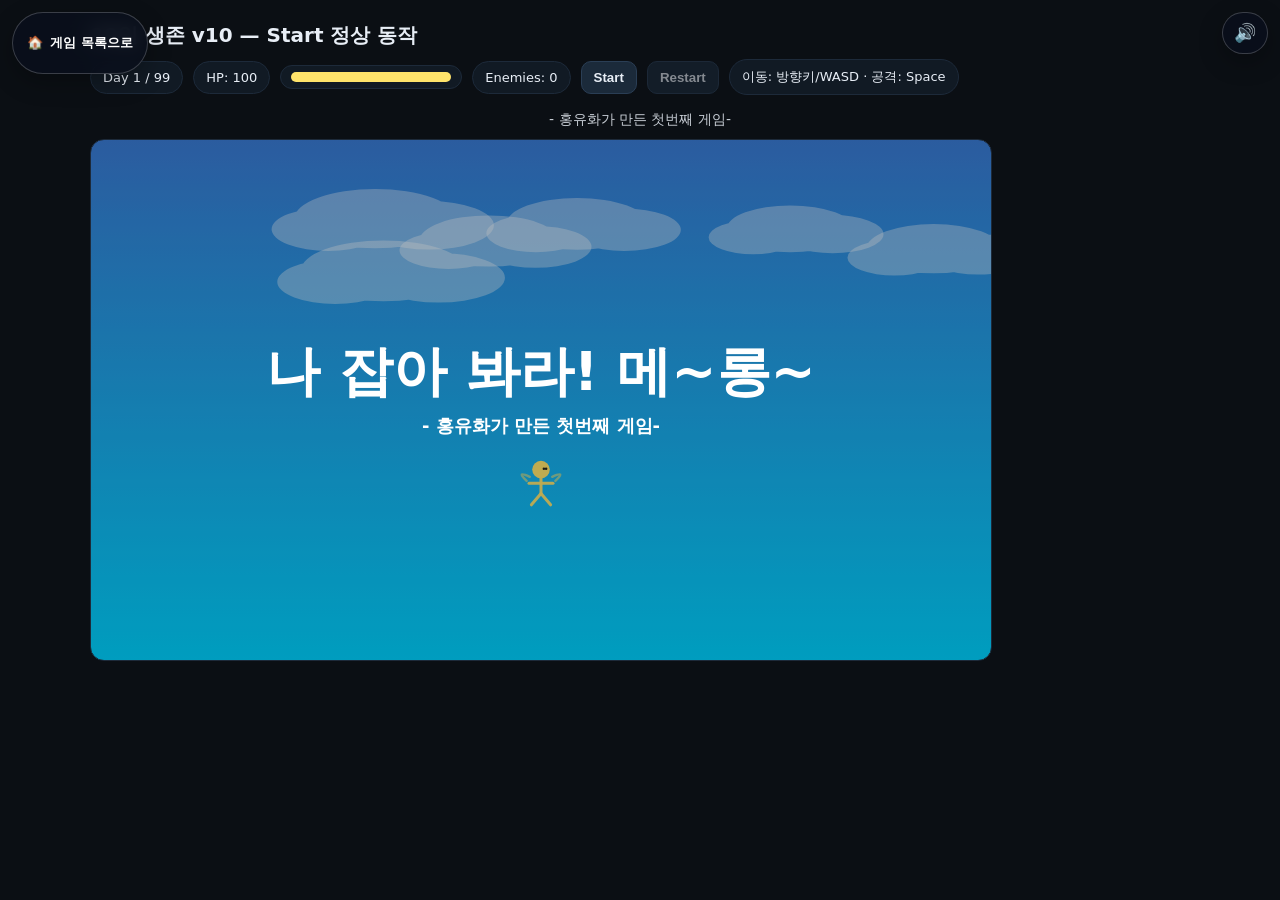
<file: 99days_survival_v16.html>
<!DOCTYPE html>
<html lang="ko">
<head>
<meta charset="UTF-8"/>
<meta name="viewport" content="width=device-width,initial-scale=1"/>
<title>99일 생존 v10</title>
<link rel="stylesheet" href="shared/game-shell.css"/>
<script defer src="shared/game-shell.js"></script>
<style>
:root{color-scheme:dark;}
body{margin:0;background:#0b0f14;color:#e8eef6;font-family:system-ui,-apple-system,"Apple SD Gothic Neo","Noto Sans KR",sans-serif;overflow:hidden;}
.wrap{max-width:1100px;margin:0 auto;padding:14px 16px;}
h1{margin:8px 0 10px;font-size:20px;font-weight:900;}
#hud{display:flex;gap:10px;flex-wrap:wrap;align-items:center;margin-bottom:10px;}
.pill{background:#111a24;border:1px solid #1d2a3a;border-radius:999px;padding:8px 12px;font-size:13px;}
canvas{background:linear-gradient(#3a7bd5,#00d2ff);border:1px solid #1d2a3a;border-radius:14px;outline:none;}
button{background:#1b2a3a;border:1px solid #2a3e55;color:#e8eef6;padding:8px 12px;border-radius:10px;cursor:pointer;font-weight:800;}
button:disabled{opacity:.55;cursor:default;}
</style>
</head>
<body data-home-href="index.html" data-mobile-controls="dpad-action" data-audio-toggle>
<div class="wrap">
<h1>99일 생존 v10 — Start 정상 동작</h1>
<div id="hud">
  <div class="pill" id="dayPill">Day 1 / 99</div>
  <div class="pill" id="hpPill">HP: 100</div>
  <div class="pill" style="padding:6px 10px;">
    <div style="width:160px;height:10px;background:#223246;border-radius:999px;overflow:hidden;">
      <div id="hpBar" style="height:10px;width:100%;background:#ffe46b;"></div>
    </div>
  </div>
  <div class="pill" id="zPill">Enemies: 0</div>
  <button id="startBtn">Start</button>
  <button id="restartBtn" disabled>Restart</button>
  <div class="pill" id="msg">이동: 방향키/WASD · 공격: Space</div>
<div style="width:100%;text-align:center;margin-top:6px;font-size:14px;opacity:0.85;">- 홍유화가 만든 첫번째 게임-</div>
</div>
<canvas id="game" width="900" height="520" tabindex="0"></canvas>
</div>

<script>
(()=> {
const MAX_DAYS=99;
const BOSS_INTERVAL=10;
const BOSS_HP=10;

const canvas=document.getElementById("game");
const ctx=canvas.getContext("2d");
const dayPill=document.getElementById("dayPill");
const hpPill=document.getElementById("hpPill");
const hpBar=document.getElementById("hpBar");
const zPill=document.getElementById("zPill");
const msg=document.getElementById("msg");
const startBtn=document.getElementById("startBtn");
const restartBtn=document.getElementById("restartBtn");

canvas.addEventListener("pointerdown",()=>canvas.focus());

const keys=new Set();
function clamp(v,a,b){return Math.max(a,Math.min(b,v));}
function dist(ax,ay,bx,by){return Math.hypot(ax-bx,ay-by);}
function rand(a,b){return a+Math.random()*(b-a);}

let running=false,gameOver=false,cleared=false;
let day=1;

let overlayText="";
let overlayTimer=0;

let audioReady=false;
let audioCtx=null;

function initAudio(){
  if(audioReady) return;
  audioCtx = new (window.AudioContext||window.webkitAudioContext)();
  audioReady=true;
}

function beep(freq,dur){
  if(!audioReady || document.documentElement.dataset.soundMuted === "true") return;
  const o=audioCtx.createOscillator();
  const g=audioCtx.createGain();
  o.frequency.value=freq;
  o.type="square";
  g.gain.value=0.06;
  o.connect(g); g.connect(audioCtx.destination);
  o.start();
  o.stop(audioCtx.currentTime+dur);
}

function sfxShoot(){beep(700,0.07);}
function sfxBoom(){beep(180,0.12);}
function sfxHit(){beep(320,0.08);}

function showOverlay(text,sec){
  overlayText=text;
  overlayTimer=sec;
}

const player={x:450,y:340,r:16,speed:250,hp:100,invuln:0,facingX:1,facingY:0};

let enemies=[];
let missiles=[];
let particles=[];
let missileCd=0;
let contactDps=18;

let clouds = [];
for(let i=0;i<6;i++){
  clouds.push({x:rand(0,canvas.width), y:rand(40,180), spd:rand(10,25), s:rand(0.8,1.4)});
}

let deathAnim=false;
let angelY=0;


function setMsg(t){msg.textContent=t;}
function syncHud(){
  dayPill.textContent=`Day ${day} / ${MAX_DAYS}`;
  hpPill.textContent=`HP: ${Math.max(0,Math.round(player.hp))}`;
  hpBar.style.width=(Math.max(0,player.hp)/100*100).toFixed(0)+"%";
  zPill.textContent=`Enemies: ${enemies.length}`;
}

function reset(){
  running=false;gameOver=false;cleared=false;
  day=1;
  player.x=450;player.y=340;player.hp=100;player.invuln=0;deathAnim=false;angelY=0;overlayTimer=0;overlayText="";
  enemies=[];missiles=[];particles=[];
  startBtn.disabled=false;
  restartBtn.disabled=true;
  setMsg("이동: 방향키/WASD · 공격: Space");
  // game over immediate
  if(player.hp<=0 && !gameOver){
    gameOver=true;
    running=false;
    deathAnim=true;
    angelY=player.y;
    setMsg("Game Over...");
    restartBtn.disabled=false;
  }

  syncHud();
}

function spawnStage(d){
  enemies=[];
  showOverlay(`Day ${d} 시작!`,1.2);

  if(d%BOSS_INTERVAL===0){
    enemies.push({type:"boss",x:canvas.width/2,y:-60,r:46,speed:85,hp:BOSS_HP});
    setMsg(`보스 등장! 킹콩 (HP ${BOSS_HP})`);
    return;
  }

  const count=clamp(2+Math.floor(d/2),2,25);
  for(let i=0;i<count;i++){
    const edge=Math.floor(Math.random()*4);
    let x,y;
    if(edge===0){x=rand(20,canvas.width-20);y=-40;}
    if(edge===1){x=rand(20,canvas.width-20);y=canvas.height+40;}
    if(edge===2){x=-40;y=rand(20,canvas.height-20);}
    if(edge===3){x=canvas.width+40;y=rand(20,canvas.height-20);}
    enemies.push({type:"zombie",x,y,r:16,speed:90+d*1.2});
  }
  setMsg(`Day ${d}: 독수리 좀비 ${count}마리!`);
}

function fireMissile(){
  if(missileCd>0)return;
  missileCd=0.25;
  let fx=player.facingX,fy=player.facingY;
  const fl=Math.hypot(fx,fy);
  if(fl<0.01){fx=1;fy=0;} else {fx/=fl;fy/=fl;}
  sfxShoot();
  missiles.push({x:player.x+fx*(player.r+12),y:player.y+fy*(player.r+12),
    vx:fx*560,vy:fy*560,r:5,life:1.4});
}

function explode(x,y){
  sfxBoom();
  for(let i=0;i<34;i++){
    const ang=rand(0,Math.PI*2),spd=rand(140,340);
    particles.push({x,y,vx:Math.cos(ang)*spd,vy:Math.sin(ang)*spd,life:rand(0.35,0.75)});
  }
}

function isArrowOrSpace(k){return ["arrowup","arrowdown","arrowleft","arrowright"," "].includes(k);}
window.addEventListener("keydown",(e)=>{
  const k=e.key.toLowerCase();
  if(isArrowOrSpace(k))e.preventDefault();
  if(k===" " && running && !gameOver && !cleared){
      // melee if touching
      let idx=-1;
      for(let i=0;i<enemies.length;i++){
        const e=enemies[i];
        if(dist(player.x,player.y,e.x,e.y) < player.r+e.r){
          idx=i; break;
        }
      }
      if(idx>=0){
        player.hp -= 1;
        sfxHit();
        const e=enemies[idx];
        explode(e.x,e.y);
        if(e.type==="boss"){ e.hp -= 1; if(e.hp<=0) enemies.splice(idx,1); }
        else enemies.splice(idx,1);
      } else {
        fireMissile();
      }
      return;
    }
  keys.add(k);
},{passive:false});
window.addEventListener("keyup",(e)=>{
  const k=e.key.toLowerCase();
  if(isArrowOrSpace(k))e.preventDefault();
  keys.delete(k);
},{passive:false});

function drawHuman(px,py,r,inv){
  if(inv>0)ctx.globalAlpha=0.55+0.45*Math.sin(performance.now()/60);
  ctx.fillStyle="#ffe46b";
  ctx.beginPath();ctx.arc(px,py-r*0.65,r*0.55,0,Math.PI*2);ctx.fill();
  const eyeSide=(player.facingX>=0)?1:-1;
  ctx.fillStyle="rgba(11,15,20,0.9)";
  ctx.beginPath();
  ctx.arc(px+eyeSide*r*0.18,py-r*0.7,r*0.08,0,Math.PI*2);
  ctx.arc(px+eyeSide*r*0.32,py-r*0.7,r*0.08,0,Math.PI*2);
  ctx.fill();
  ctx.strokeStyle="rgba(255,228,107,0.95)";
  ctx.lineWidth=3;ctx.lineCap="round";
  ctx.beginPath();ctx.moveTo(px,py-r*0.1);ctx.lineTo(px,py+r*0.85);ctx.stroke();
  ctx.beginPath();ctx.moveTo(px-r*0.75,py+r*0.2);ctx.lineTo(px+r*0.75,py+r*0.2);ctx.stroke();
  ctx.strokeStyle="rgba(255,228,107,0.55)";
  ctx.lineWidth=2.5;
  ctx.beginPath();
  ctx.moveTo(px-r*0.9,py+r*0.05);
  ctx.quadraticCurveTo(px-r*1.6,py-r*0.6,px-r*0.7,py-r*0.2);
  ctx.moveTo(px+r*0.9,py+r*0.05);
  ctx.quadraticCurveTo(px+r*1.6,py-r*0.6,px+r*0.7,py-r*0.2);
  ctx.stroke();
  ctx.strokeStyle="rgba(255,228,107,0.95)";
  ctx.lineWidth=3;
  ctx.beginPath();
  ctx.moveTo(px,py+r*0.85);
  ctx.lineTo(px-r*0.6,py+r*1.55);
  ctx.moveTo(px,py+r*0.85);
  ctx.lineTo(px+r*0.6,py+r*1.55);
  ctx.stroke();
  ctx.globalAlpha=1;
}

function drawEagle(x,y,r){
  ctx.fillStyle="rgba(124,242,155,0.95)";
  ctx.beginPath();ctx.ellipse(x,y,r*0.9,r*0.55,0,0,Math.PI*2);ctx.fill();
  ctx.fillStyle="rgba(124,242,155,0.85)";
  ctx.beginPath();ctx.moveTo(x-r*0.2,y);
  ctx.lineTo(x-r*1.6,y-r*0.6);ctx.lineTo(x-r*1.3,y+r*0.4);
  ctx.closePath();ctx.fill();
  ctx.beginPath();ctx.moveTo(x+r*0.2,y);
  ctx.lineTo(x+r*1.6,y-r*0.6);ctx.lineTo(x+r*1.3,y+r*0.4);
  ctx.closePath();ctx.fill();
  ctx.fillStyle="rgba(11,15,20,0.9)";
  ctx.beginPath();ctx.arc(x+r*0.25,y-r*0.15,r*0.10,0,Math.PI*2);ctx.fill();
}

function drawKingKong(b){
  ctx.fillStyle="rgba(255,180,120,0.95)";
  ctx.beginPath();ctx.ellipse(b.x,b.y,b.r*0.9,b.r*1.05,0,0,Math.PI*2);ctx.fill();
  ctx.beginPath();ctx.arc(b.x,b.y-b.r*1.05,b.r*0.55,0,Math.PI*2);ctx.fill();
  ctx.fillStyle="rgba(255,180,120,0.85)";
  ctx.beginPath();
  ctx.ellipse(b.x-b.r*1.0,b.y+b.r*0.2,b.r*0.55,b.r*0.35,0.3,0,Math.PI*2);
  ctx.ellipse(b.x+b.r*1.0,b.y+b.r*0.2,b.r*0.55,b.r*0.35,-0.3,0,Math.PI*2);
  ctx.fill();
  ctx.fillStyle="#0b0f14";
  ctx.font="900 16px system-ui";ctx.textAlign="center";
  ctx.fillText("HP "+b.hp,b.x,b.y+6);
  ctx.strokeStyle="rgba(11,15,20,0.85)";
  ctx.lineWidth=3;
  ctx.beginPath();
  ctx.moveTo(b.x-b.r*0.35,b.y-b.r*1.15);
  ctx.lineTo(b.x-b.r*0.05,b.y-b.r*1.25);
  ctx.moveTo(b.x+b.r*0.35,b.y-b.r*1.15);
  ctx.lineTo(b.x+b.r*0.05,b.y-b.r*1.25);
  ctx.stroke();
  ctx.textAlign="start";
}

let last=performance.now();
function loop(now){
  const dt=Math.min(0.033,(now-last)/1000);last=now;
  overlayTimer=Math.max(0,overlayTimer-dt);
  if(running && !gameOver && !cleared) update(dt);
  render();
  requestAnimationFrame(loop);
}

function update(dt){
  player.invuln=Math.max(0,player.invuln-dt);
  missileCd=Math.max(0,missileCd-dt);

  let mx=0,my=0;
  if(keys.has("w")||keys.has("arrowup"))my-=1;
  if(keys.has("s")||keys.has("arrowdown"))my+=1;
  if(keys.has("a")||keys.has("arrowleft"))mx-=1;
  if(keys.has("d")||keys.has("arrowright"))mx+=1;
  if(mx||my){
    const len=Math.hypot(mx,my);mx/=len;my/=len;
    player.facingX=mx;player.facingY=my;
  }
  player.x=clamp(player.x+mx*player.speed*dt,player.r,canvas.width-player.r);
  player.y=clamp(player.y+my*player.speed*dt,player.r,canvas.height-player.r);

  for(const e of enemies){
    const dx=player.x-e.x,dy=player.y-e.y,l=Math.hypot(dx,dy)||1;
    e.x+=(dx/l)*e.speed*dt; e.y+=(dy/l)*e.speed*dt;

    // contact damage over time
    if(dist(player.x,player.y,e.x,e.y) < player.r+e.r){
      player.hp -= contactDps*dt;
    }
  }

  for(const m of missiles){m.x+=m.vx*dt;m.y+=m.vy*dt;m.life-=dt;}
  for(const m of missiles){
    if(m.life<=0)continue;
    for(let i=0;i<enemies.length;i++){
      const e=enemies[i];
      if(dist(m.x,m.y,e.x,e.y)<m.r+e.r){
        explode(e.x,e.y); m.life=0;
        if(e.type==="boss"){e.hp--; if(e.hp<=0) enemies.splice(i,1);}
        else enemies.splice(i,1);
        break;
      }
    }
  }
  missiles=missiles.filter(m=>m.life>0);

  for(const p of particles){p.x+=p.vx*dt;p.y+=p.vy*dt;p.life-=dt;p.vx*=0.92;p.vy*=0.92;}
  particles=particles.filter(p=>p.life>0);

  if(enemies.length===0){
    running=false;
    if(day>=MAX_DAYS){cleared=true;setMsg("클리어!");}
    else{
      player.hp=100;
      showOverlay("살아남았다!",3.0);
      day++;
      setTimeout(()=>{ if(!gameOver&&!cleared){ running=true; spawnStage(day);} },3000);
    }
  }

  // game over immediate
  if(player.hp<=0 && !gameOver){
    gameOver=true;
    running=false;
    deathAnim=true;
    angelY=player.y;
    setMsg("Game Over...");
    restartBtn.disabled=false;
  }

  syncHud();
}

function render(){
  ctx.clearRect(0,0,canvas.width,canvas.height);

  // clouds animation
  for(const c of clouds){
    c.x += c.spd*0.016;
    if(c.x > canvas.width+120) c.x = -120;
    ctx.fillStyle="rgba(255,255,255,0.35)";
    ctx.beginPath();
    ctx.ellipse(c.x, c.y, 60*c.s, 22*c.s, 0, 0, Math.PI*2);
    ctx.ellipse(c.x+40*c.s, c.y+5*c.s, 48*c.s, 18*c.s, 0, 0, Math.PI*2);
    ctx.ellipse(c.x-35*c.s, c.y+8*c.s, 42*c.s, 16*c.s, 0, 0, Math.PI*2);
    ctx.fill();
  }


  for(const m of missiles){
    ctx.fillStyle="rgba(232,238,246,0.95)";
    ctx.beginPath();ctx.arc(m.x,m.y,m.r,0,Math.PI*2);ctx.fill();
  }

  for(const e of enemies){
    if(e.type==="boss") drawKingKong(e);
    else drawEagle(e.x,e.y,e.r);
  }

  
if(!deathAnim){
  drawHuman(player.x,player.y,player.r,player.invuln);
} else {
  angelY -= 0.4;
  ctx.strokeStyle="rgba(255,255,255,0.85)";
  ctx.lineWidth=3;
  ctx.beginPath();
  ctx.ellipse(player.x, angelY-player.r*1.6, player.r*0.7, player.r*0.25, 0, 0, Math.PI*2);
  ctx.stroke();

  ctx.strokeStyle="rgba(255,255,255,0.75)";
  ctx.beginPath();
  ctx.moveTo(player.x-player.r*0.9, angelY+player.r*0.05);
  ctx.quadraticCurveTo(player.x-player.r*1.8, angelY-player.r*0.8, player.x-player.r*0.6, angelY-player.r*0.2);
  ctx.moveTo(player.x+player.r*0.9, angelY+player.r*0.05);
  ctx.quadraticCurveTo(player.x+player.r*1.8, angelY-player.r*0.8, player.x+player.r*0.6, angelY-player.r*0.2);
  ctx.stroke();

  ctx.fillStyle="rgba(255,255,255,0.85)";
  ctx.beginPath();
  ctx.arc(player.x, angelY-player.r*0.65, player.r*0.55, 0, Math.PI*2);
  ctx.fill();
}


  for(const p of particles){
    ctx.globalAlpha=Math.max(0,p.life/0.75);
    ctx.fillStyle="rgba(255,200,200,0.95)";
    ctx.fillRect(p.x,p.y,2,2);
  }
  ctx.globalAlpha=1;

  
  // title logo on waiting screen
  if(!running && !gameOver && day===1){
    ctx.fillStyle="rgba(0,0,0,0.25)";
    ctx.fillRect(0,0,canvas.width,canvas.height);
    ctx.fillStyle="#ffffff";
    ctx.font="900 54px system-ui";
    ctx.textAlign="center";
    ctx.fillText("나 잡아 봐라! 메~롱~", canvas.width/2, canvas.height/2-10);
    ctx.font="600 18px system-ui";
    ctx.fillText("- 홍유화가 만든 첫번째 게임-", canvas.width/2, canvas.height/2+32);
    ctx.textAlign="start";
  }

if(gameOver){
    ctx.fillStyle="rgba(0,0,0,0.65)";
    ctx.fillRect(0,0,canvas.width,canvas.height);
    ctx.fillStyle="#ffb2b2";
    ctx.font="900 64px system-ui";
    ctx.textAlign="center";
    ctx.fillText("GAME OVER", canvas.width/2, canvas.height/2-20);
    ctx.fillStyle="#e8eef6";
    ctx.font="700 18px system-ui";
    ctx.fillText("Restart를 눌러 다시 시작하세요.", canvas.width/2, canvas.height/2+25);
    ctx.textAlign="start";
  }
  if(!gameOver && overlayTimer>0){
    ctx.fillStyle="rgba(0,0,0,0.35)";
    ctx.fillRect(0,0,canvas.width,canvas.height);
    ctx.fillStyle="#e8eef6";
    ctx.font="900 46px system-ui";
    ctx.textAlign="center";
    ctx.fillText(overlayText,canvas.width/2,canvas.height/2);
    ctx.textAlign="start";
  }
}

startBtn.addEventListener("click",()=>{
  initAudio();
  startBtn.disabled=true;
  restartBtn.disabled=false;
  showOverlay(`${MAX_DAYS}일 남았다!`,2.0);
  setTimeout(()=>{
    running=true;
    spawnStage(day);
    canvas.focus();
  },2000);
});

restartBtn.addEventListener("click",reset);

reset();
requestAnimationFrame(loop);
})();
</script>
</body>
</html>
</file>
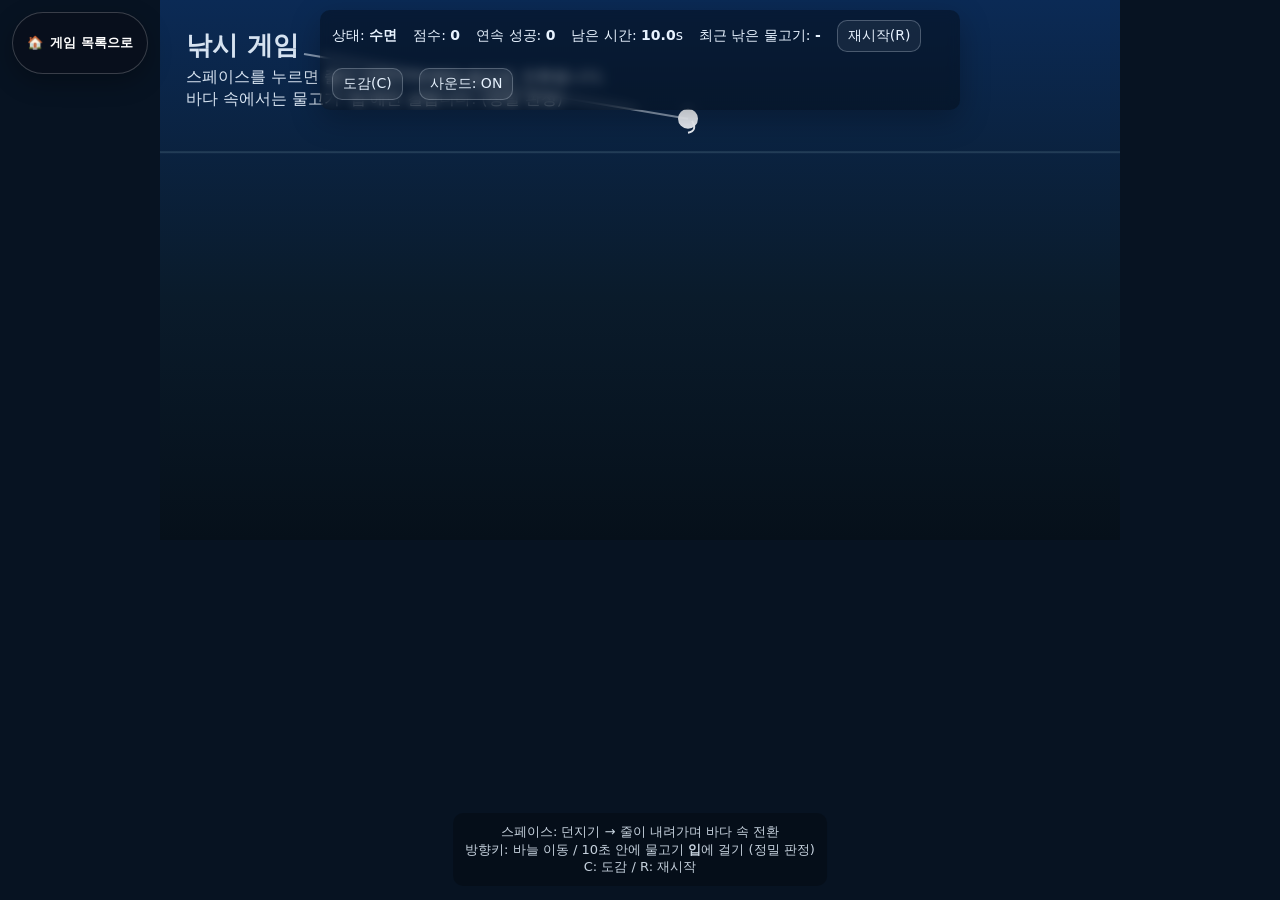
<file: fishing_game_full.html>
<!doctype html>
<html lang="ko">
<head>
  <meta charset="utf-8" />
  <meta name="viewport" content="width=device-width,initial-scale=1" />
  <title>낚시 게임 (도감/사운드/정밀 판정)</title>
  <link rel="stylesheet" href="shared/game-shell.css" />
  <script defer src="shared/game-shell.js"></script>
  <style>
    html, body { margin:0; height:100%; background:#071322; font-family: system-ui, -apple-system, Segoe UI, Roboto, "Noto Sans KR", sans-serif; }
    canvas { display:block; margin:0 auto; background:#0a1b2b; }

    .hud {
      position: fixed; left: 50%; transform: translateX(-50%);
      top: 10px; color: #e8f3ff; font-size: 14px;
      background: rgba(0,0,0,0.35); padding: 10px 12px; border-radius: 10px;
      display:flex; gap:16px; align-items:center; max-width: 980px;
      box-shadow: 0 10px 30px rgba(0,0,0,0.25);
      backdrop-filter: blur(6px);
      z-index: 10;
      flex-wrap: wrap;
    }
    .hud b { font-weight: 700; }

    .hint {
      position: fixed; left: 50%; transform: translateX(-50%);
      bottom: 14px; color: rgba(232,243,255,0.85);
      background: rgba(0,0,0,0.25); padding: 10px 12px; border-radius: 10px;
      font-size: 13px; z-index:10;
      line-height: 1.35;
      text-align: center;
    }

    .btn {
      cursor:pointer;
      border: 1px solid rgba(232,243,255,0.25);
      background: rgba(255,255,255,0.06);
      color:#e8f3ff;
      padding: 6px 10px;
      border-radius: 10px;
      user-select:none;
    }
    .btn:hover { background: rgba(255,255,255,0.10); }

    /* 도감 오버레이 */
    .overlay {
      position: fixed; inset: 0;
      display: none;
      align-items: center; justify-content: center;
      background: rgba(0,0,0,0.62);
      z-index: 50;
      padding: 20px;
    }
    .panel {
      width: min(1080px, 96vw);
      max-height: min(780px, 92vh);
      overflow: auto;
      background: rgba(10,20,35,0.92);
      border: 1px solid rgba(232,243,255,0.18);
      border-radius: 16px;
      box-shadow: 0 30px 80px rgba(0,0,0,0.45);
      padding: 14px;
      color: rgba(232,243,255,0.92);
    }
    .panelHeader {
      display:flex; align-items:center; justify-content: space-between;
      gap: 12px; flex-wrap: wrap;
      padding: 6px 4px 10px 4px;
      border-bottom: 1px solid rgba(232,243,255,0.12);
      margin-bottom: 12px;
    }
    .panelTitle { font-size: 16px; font-weight: 800; letter-spacing: 0.2px; }
    .panelSub { font-size: 13px; opacity: 0.9; }
    .grid {
      display:grid;
      grid-template-columns: repeat(6, minmax(120px, 1fr));
      gap: 10px;
    }
    @media (max-width: 920px) { .grid { grid-template-columns: repeat(4, minmax(120px, 1fr)); } }
    @media (max-width: 620px) { .grid { grid-template-columns: repeat(2, minmax(120px, 1fr)); } }

    .card {
      border: 1px solid rgba(232,243,255,0.12);
      border-radius: 14px;
      background: rgba(255,255,255,0.04);
      padding: 10px;
      display:flex; flex-direction: column; gap: 6px;
      min-height: 86px;
    }
    .chipRow { display:flex; align-items:center; justify-content: space-between; gap: 8px; }
    .swatch { width: 14px; height: 14px; border-radius: 4px; border: 1px solid rgba(255,255,255,0.25); flex: none; }
    .fishName { font-size: 13px; font-weight: 750; line-height: 1.2; }
    .muted { font-size: 12px; opacity: 0.85; }
    .locked .fishName, .locked .muted { opacity: 0.45; }
  </style>
</head>
<body data-home-href="index.html" data-mobile-controls="dpad-action">
  <div class="hud">
    <div>상태: <b id="stateTxt">대기</b></div>
    <div>점수: <b id="scoreTxt">0</b></div>
    <div>연속 성공: <b id="streakTxt">0</b></div>
    <div>남은 시간: <b id="timeTxt">10.0</b>s</div>
    <div>최근 낚은 물고기: <b id="lastTxt">-</b></div>
    <div class="btn" id="restartBtn">재시작(R)</div>
    <div class="btn" id="dexBtn">도감(C)</div>
    <div class="btn" id="soundBtn">사운드: ON</div>
  </div>

  <div class="hint">
    스페이스: 던지기 → 줄이 내려가며 바다 속 전환<br>
    방향키: 바늘 이동 / 10초 안에 물고기 <b>입</b>에 걸기 (정밀 판정)<br>
    C: 도감 / R: 재시작
  </div>

  <div class="overlay" id="dexOverlay" role="dialog" aria-modal="true">
    <div class="panel">
      <div class="panelHeader">
        <div>
          <div class="panelTitle">물고기 도감</div>
          <div class="panelSub" id="dexSummary">-</div>
        </div>
        <div style="display:flex; gap:10px; flex-wrap:wrap;">
          <div class="btn" id="resetDexBtn" title="도감만 초기화">도감 초기화</div>
          <div class="btn" id="closeDexBtn">닫기(ESC)</div>
        </div>
      </div>
      <div class="grid" id="dexGrid"></div>
    </div>
  </div>

  <canvas id="game" width="960" height="540"></canvas>

<script>
(() => {
  const canvas = document.getElementById("game");
  const ctx = canvas.getContext("2d");

  const W = canvas.width;
  const H = canvas.height;

  const hud = {
    stateTxt: document.getElementById("stateTxt"),
    scoreTxt: document.getElementById("scoreTxt"),
    streakTxt: document.getElementById("streakTxt"),
    timeTxt: document.getElementById("timeTxt"),
    lastTxt: document.getElementById("lastTxt"),
    restartBtn: document.getElementById("restartBtn"),
    dexBtn: document.getElementById("dexBtn"),
    soundBtn: document.getElementById("soundBtn"),
  };

  const dexUI = {
    overlay: document.getElementById("dexOverlay"),
    grid: document.getElementById("dexGrid"),
    summary: document.getElementById("dexSummary"),
    closeBtn: document.getElementById("closeDexBtn"),
    resetBtn: document.getElementById("resetDexBtn"),
  };

  // ====== 30종 실제 이름/색상 (크기 순) ======
  // name: 한국에서 흔히 쓰는 어종명(일반명) 위주
  // color: 몸통 색상(대략)
  const FISH_SPECIES = [
    { id:  1, name:"멸치",            size:  9.5, speed:1.85, value: 16,  color:"#9fb6c8" },
    { id:  2, name:"정어리",          size: 10.8, speed:1.82, value: 20,  color:"#7fa6b8" },
    { id:  3, name:"전갱이",          size: 12.0, speed:1.78, value: 24,  color:"#8aa0b6" },
    { id:  4, name:"고등어",          size: 13.6, speed:1.75, value: 28,  color:"#3d7ea6" },
    { id:  5, name:"학꽁치",          size: 15.0, speed:1.72, value: 32,  color:"#b5c7d6" },
    { id:  6, name:"도다리",          size: 16.2, speed:1.68, value: 36,  color:"#8b7b5a" },
    { id:  7, name:"볼락",            size: 17.4, speed:1.66, value: 40,  color:"#7a3b2e" },
    { id:  8, name:"우럭",            size: 18.6, speed:1.63, value: 44,  color:"#4b4037" },
    { id:  9, name:"감성돔",          size: 20.0, speed:1.60, value: 48,  color:"#6f7a86" },
    { id: 10, name:"참돔",            size: 21.4, speed:1.58, value: 54,  color:"#d06a73" },
    { id: 11, name:"광어",            size: 22.6, speed:1.55, value: 60,  color:"#6b7a5a" },
    { id: 12, name:"방어(부시리급)",  size: 24.0, speed:1.52, value: 66,  color:"#6e8fb0" },
    { id: 13, name:"농어",            size: 25.4, speed:1.48, value: 72,  color:"#7c98a9" },
    { id: 14, name:"숭어",            size: 26.8, speed:1.46, value: 78,  color:"#9aa7b2" },
    { id: 15, name:"삼치",            size: 28.0, speed:1.43, value: 84,  color:"#3e86b6" },
    { id: 16, name:"갈치",            size: 29.2, speed:1.40, value: 90,  color:"#c3d2de" },
    { id: 17, name:"돌돔",            size: 30.6, speed:1.37, value: 96,  color:"#3a3d44" },
    { id: 18, name:"붉바리",          size: 31.8, speed:1.35, value: 102, color:"#b4473b" },
    { id: 19, name:"참치(소형)",      size: 33.2, speed:1.33, value: 110, color:"#2d5f86" },
    { id: 20, name:"대구",            size: 34.6, speed:1.30, value: 118, color:"#7a8a86" },
    { id: 21, name:"가자미",          size: 35.8, speed:1.28, value: 126, color:"#8a7a5f" },
    { id: 22, name:"민어",            size: 37.2, speed:1.26, value: 134, color:"#9aa089" },
    { id: 23, name:"연어",            size: 38.6, speed:1.24, value: 142, color:"#c47a6b" },
    { id: 24, name:"황새치(소형)",    size: 40.0, speed:1.22, value: 150, color:"#3a6c92" },
    { id: 25, name:"방어(대형)",      size: 41.4, speed:1.18, value: 160, color:"#6f9bbd" },
    { id: 26, name:"부시리(대형)",    size: 42.8, speed:1.16, value: 170, color:"#5d8cad" },
    { id: 27, name:"상어(소형)",      size: 44.0, speed:1.12, value: 185, color:"#596c78" },
    { id: 28, name:"가오리",          size: 45.4, speed:1.08, value: 200, color:"#6a6a78" },
    { id: 29, name:"바다거북",        size: 46.8, speed:1.00, value: 220, color:"#3b7a5a" },
    { id: 30, name:"상어(대형)",      size: 48.2, speed:0.92, value: 250, color:"#3f5561" },
  ];

  // ====== 상태 ======
  const STATE = {SURFACE:0, CASTING:1, UNDERWATER:2, GAMEOVER:3};
  let state = STATE.SURFACE;

  // ====== 바늘 ======
  const hook = {x:W*0.55, y:H*0.22, r:10, speed:290};

  // ====== 캐스팅(줄 내려감/전환) ======
  const CAST_DURATION = 1.25;
  let castT = 0;
  let castFrom = {x:W*0.55, y:H*0.22};
  let castTo   = {x:W*0.55, y:H*0.40};

  // ====== 시간 제한 ======
  const ROUND_LIMIT = 10.0;
  let roundRemaining = ROUND_LIMIT;

  // ====== 점수/기록 ======
  let score = 0;
  let streak = 0;
  let lastCaught = "-";

  // ====== 물고기 배열 ======
  let fishes = [];

  // ====== 애니메이션(파티클/플로팅 텍스트) ======
  let particles = [];
  let floaters = [];

  // ====== 입력 ======
  const keys = new Set();

  // ====== 사운드(WebAudio) ======
  let soundEnabled = true;
  let audioCtx = null;
  function ensureAudio() {
    if (!audioCtx) audioCtx = new (window.AudioContext || window.webkitAudioContext)();
  }
  function beep(freq, dur, type="sine", gain=0.08) {
    if (!soundEnabled) return;
    ensureAudio();
    const t0 = audioCtx.currentTime;
    const o = audioCtx.createOscillator();
    const g = audioCtx.createGain();
    o.type = type;
    o.frequency.setValueAtTime(freq, t0);
    g.gain.setValueAtTime(0.0001, t0);
    g.gain.exponentialRampToValueAtTime(gain, t0 + 0.02);
    g.gain.exponentialRampToValueAtTime(0.0001, t0 + dur);
    o.connect(g).connect(audioCtx.destination);
    o.start(t0);
    o.stop(t0 + dur + 0.02);
  }
  function catchSound() {
    beep(740, 0.08, "triangle", 0.08);
    setTimeout(() => beep(980, 0.10, "triangle", 0.07), 60);
    setTimeout(() => beep(1240, 0.12, "sine", 0.06), 140);
  }
  function failSound() { beep(220, 0.18, "sawtooth", 0.07); }

  // ====== 도감(localStorage) ======
  const DEX_KEY = "fishing_dex_v1";
  function loadDex() {
    try {
      const raw = localStorage.getItem(DEX_KEY);
      if (!raw) return {};
      const obj = JSON.parse(raw);
      if (typeof obj !== "object" || !obj) return {};
      return obj;
    } catch { return {}; }
  }
  function saveDex(dex) {
    try { localStorage.setItem(DEX_KEY, JSON.stringify(dex)); } catch {}
  }
  let dex = loadDex(); // { [id]: count }

  function dexStats() {
    const caughtIds = Object.keys(dex).filter(k => dex[k] > 0);
    return { caught: caughtIds.length, total: FISH_SPECIES.length };
  }

  function renderDex() {
    dexUI.grid.innerHTML = "";
    const st = dexStats();
    dexUI.summary.textContent = `수집: ${st.caught}/${st.total} (${Math.round((st.caught/st.total)*100)}%)  |  힌트: 바다 속에서 '입'에만 걸립니다.`;

    for (const sp of FISH_SPECIES) {
      const count = dex[sp.id] || 0;
      const card = document.createElement("div");
      card.className = "card" + (count ? "" : " locked");

      const row = document.createElement("div");
      row.className = "chipRow";

      const left = document.createElement("div");
      left.style.display = "flex";
      left.style.alignItems = "center";
      left.style.gap = "8px";

      const sw = document.createElement("div");
      sw.className = "swatch";
      sw.style.background = count ? sp.color : "rgba(255,255,255,0.08)";
      left.appendChild(sw);

      const nm = document.createElement("div");
      nm.className = "fishName";
      nm.textContent = count ? sp.name : "???";
      left.appendChild(nm);

      const cnt = document.createElement("div");
      cnt.className = "muted";
      cnt.textContent = count ? `x${count}` : "";
      row.appendChild(left);
      row.appendChild(cnt);

      const meta = document.createElement("div");
      meta.className = "muted";
      meta.textContent = count ? `크기 ${Math.round(sp.size)} | 점수 ${sp.value}` : "미획득";

      card.appendChild(row);
      card.appendChild(meta);
      dexUI.grid.appendChild(card);
    }
  }

  function openDex() { renderDex(); dexUI.overlay.style.display = "flex"; }
  function closeDex() { dexUI.overlay.style.display = "none"; }

  // ====== 유틸 ======
  function rand(a,b){ return Math.random()*(b-a)+a; }
  function clamp(v,a,b){ return Math.max(a, Math.min(b,v)); }
  function lerp(a,b,t){ return a+(b-a)*t; }
  function ease(t){ return t<0.5?2*t*t : 1 - Math.pow(-2*t+2,2)/2; }
  function dist2(ax,ay,bx,by){ const dx=ax-bx, dy=ay-by; return dx*dx+dy*dy; }
  function norm(x,y){ const L=Math.hypot(x,y) || 1; return {x:x/L, y:y/L}; }

  function syncHud(){
    hud.stateTxt.textContent =
      state===STATE.SURFACE?"수면":
      state===STATE.CASTING?"던지는 중":
      state===STATE.UNDERWATER?"바다 속":"게임오버";
    hud.scoreTxt.textContent = String(score);
    hud.streakTxt.textContent = String(streak);
    hud.timeTxt.textContent = roundRemaining.toFixed(1);
    hud.lastTxt.textContent = lastCaught;
    hud.soundBtn.textContent = `사운드: ${soundEnabled ? "ON" : "OFF"}`;
  }

  function resetGame(){
    score=0; streak=0; lastCaught="-";
    roundRemaining=ROUND_LIMIT;
    state=STATE.SURFACE;
    fishes=[];
    particles=[];
    floaters=[];
    hook.x=W*0.55; hook.y=H*0.22;
    syncHud();
  }

  function spawnFishes(){
    fishes=[];
    const count=10;
    for(let i=0;i<count;i++){
      const sp = FISH_SPECIES[Math.floor(Math.random()*FISH_SPECIES.length)];
      const dir = Math.random()<0.5 ? -1 : 1;
      const baseV = sp.speed * rand(70, 140);
      fishes.push({
        sp,
        x:rand(90,W-90),
        y:rand(H*0.35,H-80),
        vx:dir*baseV,
        vy:rand(-45,45),
        cd:rand(0.6,2.1),
      });
    }
  }

  function startCasting(){
    state = STATE.CASTING;
    castT = 0;
    castFrom = {x:W*0.55, y:H*0.22};
    castTo   = {x:clamp(W*0.55 + rand(-140,140), 90, W-90), y:H*0.40};
    hook.x = castFrom.x; hook.y = castFrom.y;
    fishes=[];
    syncHud();
  }

  function enterUnderwater(){
    state = STATE.UNDERWATER;
    roundRemaining = ROUND_LIMIT;
    hook.x = castTo.x; hook.y = castTo.y;
    spawnFishes();
    syncHud();
  }

  function gameOver(){
    state = STATE.GAMEOVER;
    failSound();
    syncHud();
  }

  // ====== 정밀 "입" 판정 ======
  // 입의 중심은 머리 앞쪽. 방향 벡터(heading) 기준으로 "앞쪽" + "좁은 각도" 조건을 추가해 정확도 올림.
  function fishMouth(f){
    const h = norm(f.vx, f.vy);
    const headX = f.x + h.x * (f.sp.size * 0.78);
    const headY = f.y + h.y * (f.sp.size * 0.06);
    const mouthR = Math.max(4.5, f.sp.size * 0.18);
    return { x: headX, y: headY, r: mouthR, hx: h.x, hy: h.y };
  }

  function isHookInMouth(f){
    const m = fishMouth(f);
    // 1) 거리
    const rr = hook.r * 0.75 + m.r; // 입은 좁게(후킹 난이도 상승)
    if (dist2(hook.x, hook.y, m.x, m.y) > rr*rr) return false;

    // 2) "앞쪽" 각도 조건: 입 중심 기준으로 훅이 물고기 진행방향 쪽에 있어야 함
    //    (뒤에서 스치면 안 걸리게)
    const vx = hook.x - f.x;
    const vy = hook.y - f.y;
    const v = norm(vx, vy);
    const dot = v.x * m.hx + v.y * m.hy; // [-1..1]
    if (dot < 0.55) return false; // 정면/사선 정면만

    // 3) 입 앞쪽(약간 더 전방) 조건
    const front = (hook.x - f.x) * m.hx + (hook.y - f.y) * m.hy;
    if (front < f.sp.size * 0.25) return false;

    return true;
  }

  function spawnCatchFX(x,y,color, text){
    // 파티클(기포)
    for(let i=0;i<26;i++){
      particles.push({
        x, y,
        vx: rand(-90,90),
        vy: rand(-140,-40),
        r: rand(1.5, 4.5),
        life: rand(0.35, 0.7),
        t: 0,
        color
      });
    }
    // 플로팅 텍스트
    floaters.push({ x, y, t:0, life:0.9, text });
  }

  function onCatch(f){
    score += f.sp.value;
    streak += 1;
    lastCaught = f.sp.name;

    // 도감 업데이트
    dex[f.sp.id] = (dex[f.sp.id] || 0) + 1;
    saveDex(dex);

    // 이펙트/사운드
    catchSound();
    spawnCatchFX(hook.x, hook.y, f.sp.color, `+${f.sp.value}  ${f.sp.name}`);

    // 다음 라운드
    roundRemaining = ROUND_LIMIT;
    spawnFishes();

    // 바늘 살짝 위로(피드백)
    hook.y = clamp(hook.y - 18, H*0.30, H-40);
    syncHud();
  }

  function checkCatch(){
    for(const f of fishes){
      if (isHookInMouth(f)) { onCatch(f); return; }
    }
  }

  // ====== 루프 ======
  let lastTs = performance.now();
  function update(dt){
    if(state===STATE.CASTING){
      castT += dt;
      const t = ease(clamp(castT/CAST_DURATION,0,1));
      hook.x = lerp(castFrom.x, castTo.x, t);
      hook.y = lerp(castFrom.y, castTo.y, t);
      if(castT >= CAST_DURATION) enterUnderwater();
      return;
    }

    if(state===STATE.UNDERWATER){
      roundRemaining -= dt;
      if(roundRemaining <= 0){ roundRemaining = 0; gameOver(); return; }

      // 훅 이동
      let ix=0, iy=0;
      if(keys.has("ArrowLeft")) ix--;
      if(keys.has("ArrowRight")) ix++;
      if(keys.has("ArrowUp")) iy--;
      if(keys.has("ArrowDown")) iy++;

      if(ix||iy){
        const L = Math.hypot(ix,iy);
        ix/=L; iy/=L;
      }

      hook.x += ix*hook.speed*dt;
      hook.y += iy*hook.speed*dt;
      hook.x = clamp(hook.x, 20, W-20);
      hook.y = clamp(hook.y, H*0.30, H-25);

      // 물고기 이동
      for(const f of fishes){
        f.x += f.vx*dt;
        f.y += f.vy*dt;

        const margin = f.sp.size + 14;
        if(f.x < margin){ f.x = margin; f.vx = Math.abs(f.vx); }
        if(f.x > W-margin){ f.x = W-margin; f.vx = -Math.abs(f.vx); }
        if(f.y < H*0.32){ f.y = H*0.32; f.vy = Math.abs(f.vy); }
        if(f.y > H-margin){ f.y = H-margin; f.vy = -Math.abs(f.vy); }

        f.cd -= dt;
        if(f.cd <= 0){
          if(Math.random() < 0.45) f.vx *= -1;
          f.vy = rand(-75, 75);
          f.cd = rand(0.6, 2.2);
        }
      }

      checkCatch();
    }

    // 파티클 업데이트
    particles = particles.filter(p => {
      p.t += dt;
      p.x += p.vx*dt;
      p.y += p.vy*dt;
      return p.t < p.life;
    });

    floaters = floaters.filter(fl => {
      fl.t += dt;
      fl.y -= 24*dt;
      return fl.t < fl.life;
    });
  }

  // ====== 렌더 ======
  function drawSurfaceBase(){
    const grad = ctx.createLinearGradient(0,0,0,H);
    grad.addColorStop(0, "#0b2a55");
    grad.addColorStop(0.55, "#0a1b2b");
    grad.addColorStop(1, "#06101a");
    ctx.fillStyle = grad;
    ctx.fillRect(0,0,W,H);
    ctx.fillStyle = "rgba(200,240,255,0.12)";
    ctx.fillRect(0, H*0.28, W, 2);
  }

  function drawUnderwaterBase(){
    const grad = ctx.createLinearGradient(0,0,0,H);
    grad.addColorStop(0, "#08223a");
    grad.addColorStop(0.4, "#062033");
    grad.addColorStop(1, "#041621");
    ctx.fillStyle = grad;
    ctx.fillRect(0,0,W,H);

    ctx.fillStyle = "rgba(180,235,255,0.08)";
    ctx.fillRect(0, H*0.28, W, 10);

    // 기포
    for(let i=0;i<22;i++){
      const x=(i*47+(performance.now()*0.02))%W;
      const y=H*0.32+((i*73+(performance.now()*0.06))%(H*0.65));
      ctx.beginPath();
      ctx.fillStyle="rgba(220,250,255,0.06)";
      ctx.arc(x, H-y, 3+(i%3), 0, Math.PI*2);
      ctx.fill();
    }
  }

  function drawLine(){
    ctx.strokeStyle = "rgba(232,243,255,0.55)";
    ctx.lineWidth = 2;
    ctx.beginPath();
    ctx.moveTo(W*0.15, H*0.10);
    ctx.lineTo(hook.x, hook.y);
    ctx.stroke();
  }

  function drawHook(){
    // 바늘 원
    ctx.beginPath();
    ctx.fillStyle = "rgba(245,250,255,0.95)";
    ctx.arc(hook.x, hook.y, hook.r, 0, Math.PI*2);
    ctx.fill();

    // 갈고리
    ctx.strokeStyle = "rgba(245,250,255,0.95)";
    ctx.lineWidth = 2;
    ctx.beginPath();
    ctx.moveTo(hook.x + hook.r*0.4, hook.y + hook.r*0.2);
    ctx.quadraticCurveTo(hook.x + hook.r*1.0, hook.y + hook.r*1.2, hook.x, hook.y + hook.r*1.4);
    ctx.stroke();
  }

  function drawFish(f){
    const s = f.sp.size;
    const h = norm(f.vx, f.vy);
    const angle = Math.atan2(h.y, h.x);

    ctx.save();
    ctx.translate(f.x, f.y);
    ctx.rotate(angle);

    // 몸통
    ctx.beginPath();
    ctx.fillStyle = hexToRgba(f.sp.color, 0.28);
    ctx.ellipse(0, 0, s*1.25, s*0.78, 0, 0, Math.PI*2);
    ctx.fill();

    // 등(좀 더 진하게)
    ctx.beginPath();
    ctx.fillStyle = hexToRgba(f.sp.color, 0.18);
    ctx.ellipse(-s*0.10, -s*0.15, s*1.1, s*0.55, 0, 0, Math.PI*2);
    ctx.fill();

    // 꼬리
    ctx.beginPath();
    ctx.fillStyle = hexToRgba(f.sp.color, 0.22);
    ctx.moveTo(-s*1.15, 0);
    ctx.lineTo(-s*1.80, -s*0.55);
    ctx.lineTo(-s*1.80,  s*0.55);
    ctx.closePath();
    ctx.fill();

    // 눈
    ctx.beginPath();
    ctx.fillStyle = "rgba(232,243,255,0.85)";
    ctx.arc(s*0.55, -s*0.12, Math.max(2, s*0.10), 0, Math.PI*2);
    ctx.fill();

    // 입(시각화): 작은 V자 + 입술 점
    ctx.strokeStyle = "rgba(255,255,255,0.40)";
    ctx.lineWidth = 2;
    ctx.beginPath();
    ctx.moveTo(s*0.92, -s*0.05);
    ctx.lineTo(s*1.02,  0);
    ctx.lineTo(s*0.92,  s*0.05);
    ctx.stroke();

    ctx.beginPath();
    ctx.fillStyle = "rgba(255,255,255,0.25)";
    ctx.arc(s*1.01, 0, Math.max(3, s*0.14), 0, Math.PI*2);
    ctx.fill();

    ctx.restore();
  }

  function hexToRgba(hex, a){
    const h = hex.replace("#","");
    const r = parseInt(h.slice(0,2),16);
    const g = parseInt(h.slice(2,4),16);
    const b = parseInt(h.slice(4,6),16);
    return `rgba(${r},${g},${b},${a})`;
  }

  function drawParticles(){
    for(const p of particles){
      const t = p.t / p.life;
      const alpha = (1-t) * 0.65;
      ctx.beginPath();
      ctx.fillStyle = hexToRgba(p.color, alpha);
      ctx.arc(p.x, p.y, p.r, 0, Math.PI*2);
      ctx.fill();
    }
  }

  function drawFloaters(){
    for(const fl of floaters){
      const t = fl.t / fl.life;
      const alpha = (1-t) * 0.95;
      ctx.fillStyle = `rgba(255,255,255,${alpha})`;
      ctx.font = "700 18px system-ui, -apple-system, Segoe UI, Roboto, 'Noto Sans KR', sans-serif";
      ctx.textAlign = "center";
      ctx.fillText(fl.text, fl.x, fl.y);
      ctx.textAlign = "left";
    }
  }

  function drawCountdown(){
    if(state !== STATE.UNDERWATER) return;
    // 남은 시간 중앙 표시
    const t = roundRemaining;
    const urgent = t <= 3.0;
    ctx.save();
    ctx.globalAlpha = 0.92;
    ctx.fillStyle = urgent ? "rgba(255,235,235,0.95)" : "rgba(255,255,255,0.88)";
    ctx.font = "900 64px system-ui, -apple-system, Segoe UI, Roboto, 'Noto Sans KR', sans-serif";
    ctx.textAlign = "center";
    ctx.fillText(t.toFixed(1), W/2, H*0.18);
    ctx.font = "600 14px system-ui, -apple-system, Segoe UI, Roboto, 'Noto Sans KR', sans-serif";
    ctx.fillStyle = urgent ? "rgba(255,220,220,0.75)" : "rgba(255,255,255,0.55)";
    ctx.fillText("남은 시간", W/2, H*0.18 + 20);
    ctx.restore();
    ctx.textAlign = "left";
  }

  function drawSurface(){
    drawSurfaceBase();
    drawLine();
    drawHook();
    ctx.fillStyle="rgba(232,243,255,0.92)";
    ctx.font="800 26px system-ui, -apple-system, Segoe UI, Roboto, 'Noto Sans KR', sans-serif";
    ctx.fillText("낚시 게임", 26, 54);
    ctx.font="400 16px system-ui, -apple-system, Segoe UI, Roboto, 'Noto Sans KR', sans-serif";
    ctx.fillText("스페이스를 누르면 줄이 내려가며 바다 속으로 전환됩니다.", 26, 82);
    ctx.fillText("바다 속에서는 물고기 '입'에만 걸립니다. (정밀 판정)", 26, 104);
  }

  function drawCasting(){
    const t = ease(clamp(castT/CAST_DURATION,0,1));
    drawSurfaceBase();
    ctx.save();
    ctx.globalAlpha = t;
    drawUnderwaterBase();
    ctx.restore();
    drawLine();
    drawHook();

    ctx.fillStyle="rgba(232,243,255,0.85)";
    ctx.font="700 16px system-ui, -apple-system, Segoe UI, Roboto, 'Noto Sans KR', sans-serif";
    ctx.fillText("줄이 내려가는 중...", 26, 54);
  }

  function drawUnderwater(){
    drawUnderwaterBase();
    drawLine();
    for(const f of fishes) drawFish(f);
    drawHook();
    drawParticles();
    drawFloaters();
    drawCountdown();
  }

  function drawGameOver(){
    drawUnderwater();
    ctx.fillStyle="rgba(0,0,0,0.58)";
    ctx.fillRect(0,0,W,H);
    ctx.fillStyle="rgba(232,243,255,0.95)";
    ctx.font="900 48px system-ui, -apple-system, Segoe UI, Roboto, 'Noto Sans KR', sans-serif";
    ctx.textAlign="center";
    ctx.fillText("게임 오버", W/2, H*0.48);
    ctx.font="650 18px system-ui, -apple-system, Segoe UI, Roboto, 'Noto Sans KR', sans-serif";
    ctx.fillText(`점수 ${score} | 연속 ${streak}`, W/2, H*0.48 + 34);
    ctx.font="500 14px system-ui, -apple-system, Segoe UI, Roboto, 'Noto Sans KR', sans-serif";
    ctx.fillText("R 재시작 / C 도감", W/2, H*0.48 + 58);
    ctx.textAlign="left";
  }

  function render(){
    ctx.clearRect(0,0,W,H);
    if(state===STATE.SURFACE) drawSurface();
    else if(state===STATE.CASTING) drawCasting();
    else if(state===STATE.UNDERWATER) drawUnderwater();
    else drawGameOver();
  }

  function loop(ts){
    const dt = Math.min(0.033, (ts-lastTs)/1000);
    lastTs = ts;
    update(dt);
    render();
    syncHud();
    requestAnimationFrame(loop);
  }

  // ====== 이벤트 ======
  window.addEventListener("keydown", (e) => {
    if(["ArrowLeft","ArrowRight","ArrowUp","ArrowDown"," "].includes(e.key)) e.preventDefault();

    // 오디오 컨텍스트는 사용자 제스처에서 활성화 필요(브라우저 정책)
    if (soundEnabled && (e.key === " " || e.key.startsWith("Arrow") || e.key === "c" || e.key === "C")) {
      try { ensureAudio(); audioCtx.resume && audioCtx.resume(); } catch {}
    }

    if(e.key==="r" || e.key==="R"){ resetGame(); return; }
    if(e.key==="c" || e.key==="C"){ 
      if(dexUI.overlay.style.display === "flex") closeDex(); else openDex();
      return;
    }
    if(e.key==="Escape"){ closeDex(); return; }

    if(state===STATE.SURFACE && e.key===" "){ startCasting(); return; }
    if(state===STATE.GAMEOVER && e.key===" "){ resetGame(); startCasting(); return; }

    keys.add(e.key);
  }, {passive:false});

  window.addEventListener("keyup", (e) => keys.delete(e.key));

  hud.restartBtn.addEventListener("click", () => resetGame());
  hud.dexBtn.addEventListener("click", () => (dexUI.overlay.style.display==="flex" ? closeDex() : openDex()));
  hud.soundBtn.addEventListener("click", () => {
    soundEnabled = !soundEnabled;
    if(soundEnabled){ try{ ensureAudio(); audioCtx.resume && audioCtx.resume(); } catch {} }
    syncHud();
  });

  dexUI.closeBtn.addEventListener("click", () => closeDex());
  dexUI.overlay.addEventListener("click", (e) => { if(e.target === dexUI.overlay) closeDex(); });
  dexUI.resetBtn.addEventListener("click", () => {
    dex = {};
    saveDex(dex);
    renderDex();
  });

  // 초기화
  resetGame();
  renderDex();
  requestAnimationFrame(loop);

  // 정밀 판정 체감: 바다 속에서만 체크하도록(루프에서 수행)
})();
</script>
</body>
</html>
</file>
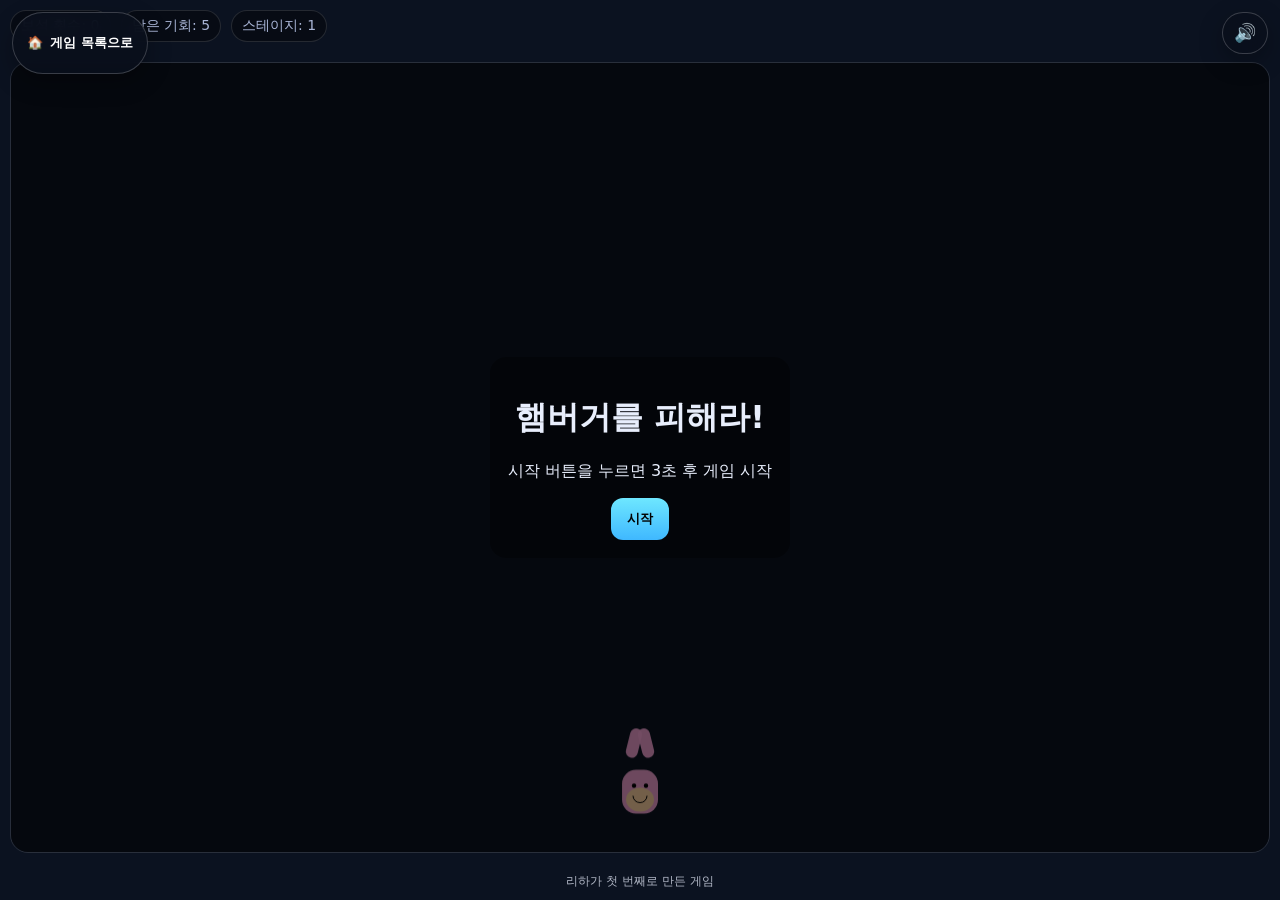
<file: hamburger_full_game.html>
<!doctype html>
<html lang="ko">
<head>
<meta charset="utf-8"/>
<meta name="viewport" content="width=device-width, initial-scale=1"/>
<title>햄버거를 피해라!</title>
<link rel="stylesheet" href="shared/game-shell.css"/>
<script defer src="shared/game-shell.js"></script>
<style>
html,body{height:100%;margin:0;font-family:system-ui;background:#0b1220;color:#e8eefc;}
.wrap{height:100%;display:flex;flex-direction:column;}
header{padding:10px;display:flex;gap:10px;flex-wrap:wrap}
.pill{background:rgba(0,0,0,.35);border:1px solid rgba(255,255,255,.12);
border-radius:999px;padding:6px 10px;font-size:14px;color:#a9b5d6;}
.stage{flex:1;position:relative;margin:10px;border-radius:18px;overflow:hidden;
border:1px solid rgba(255,255,255,.12);}
canvas{width:100%;height:100%;display:block;}
.overlay{position:absolute;inset:0;display:grid;place-items:center;
background:rgba(0,0,0,.55);z-index:5;}
.card{background:rgba(0,0,0,.35);padding:18px;border-radius:16px;text-align:center;}
button{padding:12px 16px;border:none;border-radius:12px;font-weight:800;cursor:pointer;
background:linear-gradient(#6ee7ff,#3fb8ff);}
.countdown{position:absolute;inset:0;display:none;place-items:center;
font-size:clamp(60px,12vw,140px);font-weight:900;z-index:4;pointer-events:none;}
.countdown.show{display:grid;}
.controls{display:none;gap:12px;justify-content:center;padding:10px;}
.controlBtn{width:74px;height:64px;border-radius:16px;
border:1px solid rgba(255,255,255,.14);background:rgba(0,0,0,.28);
color:#e8eefc;font-size:22px;display:grid;place-items:center;}
@media(max-width:768px){.controls{display:flex;}}
footer{text-align:center;padding:10px;font-size:12px;color:rgba(232,238,252,.75);}
</style>
</head>
<body data-home-href="index.html" data-audio-toggle>
<div class="wrap">
<header>
  <div class="pill" id="hudGems">보석 횟수: 0</div>
  <div class="pill" id="hudLives">남은 기회: 5</div>
  <div class="pill" id="hudStage">스테이지: 1</div>
</header>

<div class="stage" id="stage">
  <canvas id="game"></canvas>
  <div class="countdown" id="countdown"></div>
  <div class="countdown" id="stagePopup"></div>

  <div class="overlay" id="overlay">
    <div class="card">
      <h1>햄버거를 피해라!</h1>
      <p id="overlayText">시작 버튼을 누르면 3초 후 게임 시작</p>
      <button id="btnStart">시작</button>
    </div>
  </div>
</div>

<div class="controls">
  <div class="controlBtn" id="btnLeft">◀</div>
  <div class="controlBtn" id="btnRight">▶</div>
</div>

<footer>리하가 첫 번째로 만든 게임</footer>
</div>

<script>
(()=> {
const canvas=document.getElementById("game");
const ctx=canvas.getContext("2d");
const overlay=document.getElementById("overlay");
const overlayText=document.getElementById("overlayText");
const btnStart=document.getElementById("btnStart");
const countdown=document.getElementById("countdown");
const stagePopup=document.getElementById("stagePopup");

const hudGems=document.getElementById("hudGems");
const hudLives=document.getElementById("hudLives");
const hudStage=document.getElementById("hudStage");

const btnLeft=document.getElementById("btnLeft");
const btnRight=document.getElementById("btnRight");

let actx=null;
function initAudio(){
  if(!actx){
    actx=new (window.AudioContext||window.webkitAudioContext)();
  }
}
function beep(freq,dur){
  if(document.documentElement.dataset.soundMuted === "true") return;
  initAudio();
  const o=actx.createOscillator();
  const g=actx.createGain();
  o.type="sine"; o.frequency.value=freq;
  g.gain.value=0.06;
  o.connect(g); g.connect(actx.destination);
  o.start();
  o.stop(actx.currentTime+dur);
}
const sfx={
  hit:()=>beep(140,0.15),
  gem:()=>beep(660,0.12),
  pill:()=>beep(420,0.12),
  stage:()=>beep(880,0.18)
};

const world={w:800,h:500};
const player={x:0,y:0,speed:420,belly:0};
const input={left:false,right:false};
let mood="normal", moodTimer=0;

const state={running:false,stage:1,stageTimer:0,
gems:0,hits:0,maxHits:5,spawnTimer:0,spawnEvery:0.7,items:[]};

function resize(){
 const r=document.getElementById("stage").getBoundingClientRect();
 canvas.width=r.width; canvas.height=r.height;
 world.w=r.width; world.h=r.height;
 player.x=world.w/2; player.y=world.h-60;
}
window.addEventListener("resize",resize); resize();

function updateHUD(){
 hudGems.textContent="보석 횟수: "+state.gems;
 hudLives.textContent="남은 기회: "+(state.maxHits-state.hits);
 hudStage.textContent="스테이지: "+state.stage;
}

function resetGame(){
 state.running=false;
 state.stage=1; state.stageTimer=0;
 state.gems=0; state.hits=0; state.maxHits=5;
 state.items=[];
 player.belly=0;
 updateHUD();
}

function showStagePopup(){
 stagePopup.classList.add("show");
 stagePopup.textContent="STAGE "+state.stage;
 setTimeout(()=>stagePopup.classList.remove("show"),1200);
}

function spawnItem(){
 let r=Math.random(), type="burger", gemKind=0;
 if(r<0.25){type="gem";gemKind=Math.floor(Math.random()*5);}
 else if(r<0.30){type="pill";}
 state.items.push({
  type,gemKind,x:Math.random()*(world.w-40)+20,y:-40,
  vy:(190+state.stage*45)*(0.9+Math.random()*0.35),
  r:(type==="burger"?20:16),
  a:Math.random()*Math.PI*2, spin:(-2+Math.random()*4)
 });
}

function startCountdown(){
 let c=3;
 countdown.classList.add("show");
 countdown.textContent="STAGE "+state.stage;
 const timer=setInterval(()=>{
   if(c>0){countdown.textContent=c; c--;}
   else{
     clearInterval(timer);
     countdown.classList.remove("show");
     state.running=true;
   }
 },1000);
}

function gameOver(){
 state.running=false;
 overlay.style.display="grid";
 overlayText.innerHTML="게임오버!<br>먹은 보석: <b>"+state.gems+"</b>개";
 btnStart.textContent="다시 시작";
}

function rrect(x,y,w,h,r){
 ctx.beginPath();
 const rr=Math.min(r,w/2,h/2);
 ctx.moveTo(x+rr,y);
 ctx.arcTo(x+w,y,x+w,y+h,rr);
 ctx.arcTo(x+w,y+h,x,y+h,rr);
 ctx.arcTo(x,y+h,x,y,rr);
 ctx.arcTo(x,y,x+w,y,rr);
 ctx.closePath();
}

function drawPlayer(){
 const moving=(input.left||input.right);
 const t=performance.now()/1000;
 const bob=moving?Math.sin(t*10)*2:Math.sin(t*3)*0.6;
 const ear=Math.sin(t*6)*0.25;
 const x=player.x, y=player.y+bob;

 // body
 ctx.fillStyle="rgba(255,170,220,0.95)";
 rrect(x-18,y-22,36,44,14); ctx.fill();

 // belly
 ctx.fillStyle="rgba(255,215,160,0.95)";
 ctx.beginPath();
 ctx.ellipse(x,y+8,14+player.belly*5,12+player.belly*4,0,0,Math.PI*2);
 ctx.fill();

 // ears
 ctx.save();
 ctx.translate(x,y-40);
 ctx.rotate(ear);
 ctx.fillStyle="rgba(255,170,220,0.95)";
 rrect(-14,-22,12,30,8); ctx.fill();
 ctx.restore();

 ctx.save();
 ctx.translate(x,y-40);
 ctx.rotate(-ear);
 ctx.fillStyle="rgba(255,170,220,0.95)";
 rrect(2,-22,12,30,8); ctx.fill();
 ctx.restore();

 // eyes
 ctx.fillStyle="black";
 if(mood==="happy"){
   ctx.beginPath();
   ctx.arc(x-6,y-6,2.6,0,Math.PI*2);
   ctx.arc(x+6,y-6,2.6,0,Math.PI*2);
   ctx.fill();
   ctx.fillStyle="white";
   ctx.beginPath();
   ctx.arc(x-5,y-7,1,0,Math.PI*2);
   ctx.arc(x+7,y-7,1,0,Math.PI*2);
   ctx.fill();
 } else if(mood==="sad"){
   ctx.beginPath();
   ctx.arc(x-6,y-4,2.2,0,Math.PI*2);
   ctx.arc(x+6,y-4,2.2,0,Math.PI*2);
   ctx.fill();
   ctx.strokeStyle="rgba(0,0,0,0.6)";
   ctx.beginPath();
   ctx.arc(x,y+8,6,Math.PI,Math.PI*2);
   ctx.stroke();
 } else {
   ctx.beginPath();
   ctx.arc(x-6,y-6,2.2,0,Math.PI*2);
   ctx.arc(x+6,y-6,2.2,0,Math.PI*2);
   ctx.fill();
   ctx.beginPath();
   ctx.arc(x,y+4,7,0,Math.PI);
   ctx.stroke();
 }
}

function drawItem(it){
 if(it.type==="burger"){
   // burger layers
   ctx.save(); ctx.translate(it.x,it.y); ctx.rotate(it.a);
   ctx.fillStyle="#f2b86b";
   ctx.beginPath(); ctx.ellipse(0,-10,26,16,0,Math.PI,0); ctx.fill();
   ctx.fillStyle="#ffd36b";
   ctx.fillRect(-22,-2,44,6);
   ctx.fillStyle="#7a3c1d";
   ctx.fillRect(-24,6,48,10);
   ctx.fillStyle="#e9a95e";
   ctx.beginPath(); ctx.ellipse(0,22,26,10,0,0,Math.PI); ctx.fill();
   ctx.restore();
 }
 else if(it.type==="gem"){
   const colors=["cyan","magenta","yellow","lime","violet"];
   ctx.save(); ctx.translate(it.x,it.y); ctx.rotate(it.a);
   ctx.fillStyle=colors[it.gemKind];
   ctx.beginPath();
   ctx.moveTo(0,-20); ctx.lineTo(18,0); ctx.lineTo(0,20); ctx.lineTo(-18,0);
   ctx.closePath(); ctx.fill();
   ctx.strokeStyle="white"; ctx.stroke();
   ctx.restore();
 }
 else{
   // pill
   ctx.save(); ctx.translate(it.x,it.y); ctx.rotate(it.a);
   rrect(-20,-10,40,20,10);
   ctx.fillStyle="white"; ctx.fill();
   ctx.strokeStyle="rgba(255,110,120,0.9)";
   ctx.beginPath(); ctx.moveTo(0,-10); ctx.lineTo(0,10); ctx.stroke();
   ctx.restore();
 }
}

function update(dt){
 if(moodTimer>0){moodTimer-=dt; if(moodTimer<=0) mood="normal";}

 state.stageTimer+=dt;
 if(state.stageTimer>20){
   state.stage++; state.stageTimer=0;
   updateHUD(); showStagePopup(); sfx.stage();
 }

 state.spawnEvery=Math.max(0.25,0.7-state.stage*0.05);

 const dir=(input.left?-1:0)+(input.right?1:0);
 player.x=Math.max(20,Math.min(world.w-20,player.x+dir*player.speed*dt));

 state.spawnTimer-=dt;
 if(state.spawnTimer<=0){spawnItem(); state.spawnTimer=state.spawnEvery;}

 for(let i=state.items.length-1;i>=0;i--){
   const it=state.items[i];
   it.y+=it.vy*dt; it.a+=it.spin*dt;

   const dx=it.x-player.x, dy=it.y-player.y;
   const bodyR=20+player.belly*4;
   if(Math.sqrt(dx*dx+dy*dy)<it.r+bodyR){
     if(it.type==="burger"){
       state.hits++; player.belly++;
       mood="sad"; moodTimer=0.8; sfx.hit();
     } else if(it.type==="gem"){
       state.gems++;
       mood="happy"; moodTimer=0.6; sfx.gem();
     } else {
       state.maxHits++; player.belly=Math.max(0,player.belly-2);
       sfx.pill();
     }
     state.items.splice(i,1);
     updateHUD();
     if(state.hits>=state.maxHits) gameOver();
   }
   if(it.y>world.h+50) state.items.splice(i,1);
 }
}

function render(){
 ctx.clearRect(0,0,world.w,world.h);
 drawPlayer();
 state.items.forEach(drawItem);
}

let last=performance.now();
function loop(now){
 const dt=Math.min(0.033,(now-last)/1000);
 last=now;
 if(state.running) update(dt);
 render();
 requestAnimationFrame(loop);
}
loop(last);

window.addEventListener("keydown",e=>{
 if(e.key==="ArrowLeft") input.left=true;
 if(e.key==="ArrowRight") input.right=true;
});
window.addEventListener("keyup",e=>{
 if(e.key==="ArrowLeft") input.left=false;
 if(e.key==="ArrowRight") input.right=false;
});

btnLeft.addEventListener("pointerdown",()=>input.left=true);
btnLeft.addEventListener("pointerup",()=>input.left=false);
btnRight.addEventListener("pointerdown",()=>input.right=true);
btnRight.addEventListener("pointerup",()=>input.right=false);

btnStart.addEventListener("click",()=>{
 initAudio();
 overlay.style.display="none";
 resetGame();
 startCountdown();
});

})();
</script>
</body>
</html>
</file>
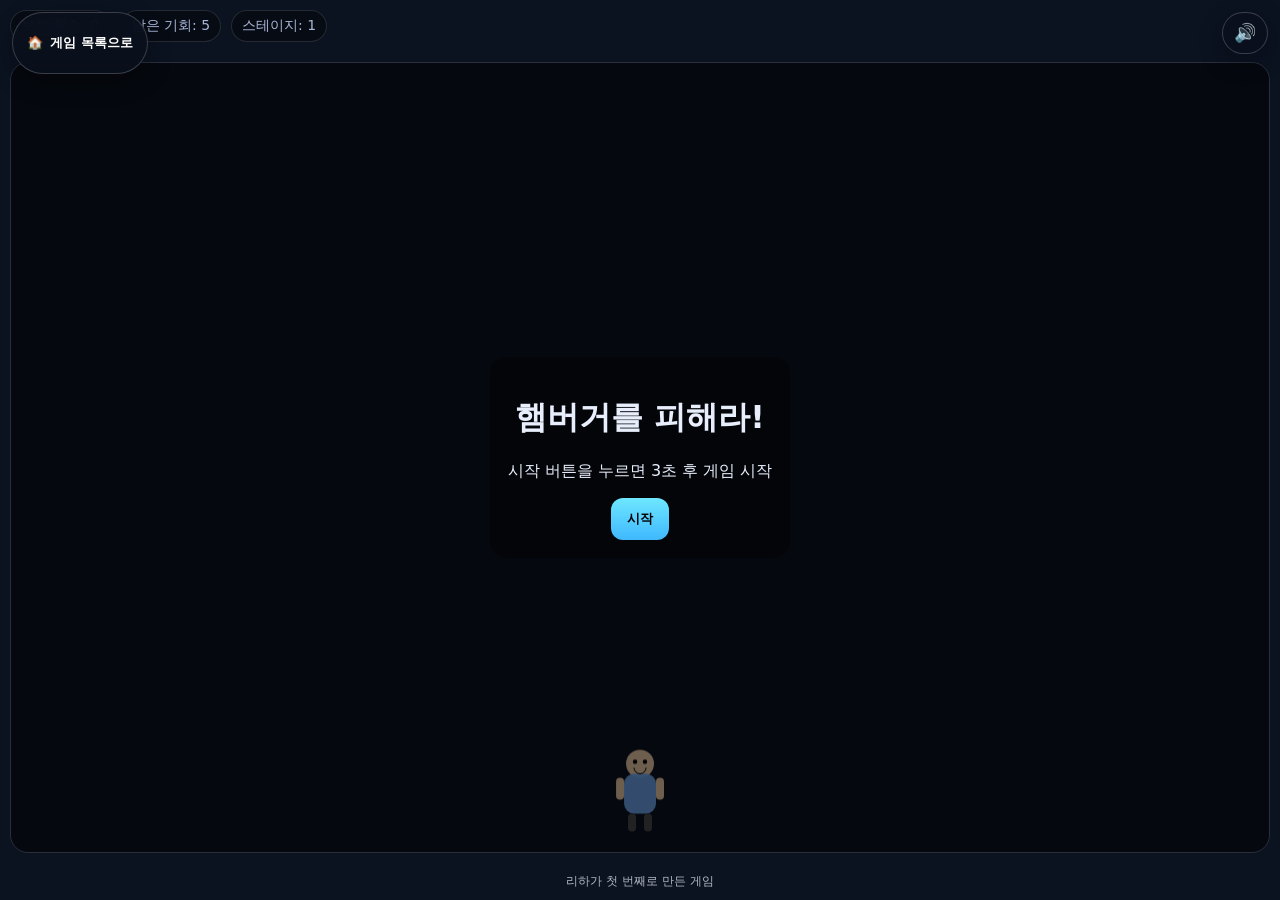
<file: hamburger_game_human_faststage.html>
<!doctype html>
<html lang="ko">
<head>
<meta charset="utf-8"/>
<meta name="viewport" content="width=device-width, initial-scale=1"/>
<title>햄버거를 피해라!</title>
<link rel="stylesheet" href="shared/game-shell.css"/>
<script defer src="shared/game-shell.js"></script>
<style>
html,body{height:100%;margin:0;font-family:system-ui;background:#0b1220;color:#e8eefc;}
.wrap{height:100%;display:flex;flex-direction:column;}
header{padding:10px;display:flex;gap:10px;flex-wrap:wrap}
.pill{background:rgba(0,0,0,.35);border:1px solid rgba(255,255,255,.12);
border-radius:999px;padding:6px 10px;font-size:14px;color:#a9b5d6;}
.stage{flex:1;position:relative;margin:10px;border-radius:18px;overflow:hidden;
border:1px solid rgba(255,255,255,.12);}
canvas{width:100%;height:100%;display:block;}
.overlay{position:absolute;inset:0;display:grid;place-items:center;
background:rgba(0,0,0,.55);z-index:5;}
.card{background:rgba(0,0,0,.35);padding:18px;border-radius:16px;text-align:center;}
button{padding:12px 16px;border:none;border-radius:12px;font-weight:800;cursor:pointer;
background:linear-gradient(#6ee7ff,#3fb8ff);}
.countdown{position:absolute;inset:0;display:none;place-items:center;
font-size:clamp(60px,12vw,140px);font-weight:900;z-index:4;pointer-events:none;}
.countdown.show{display:grid;}
.controls{display:none;gap:12px;justify-content:center;padding:10px;}
.controlBtn{width:74px;height:64px;border-radius:16px;
border:1px solid rgba(255,255,255,.14);background:rgba(0,0,0,.28);
color:#e8eefc;font-size:22px;display:grid;place-items:center;}
@media(max-width:768px){.controls{display:flex;}}
footer{text-align:center;padding:10px;font-size:12px;color:rgba(232,238,252,.75);}
</style>
</head>
<body data-home-href="index.html" data-audio-toggle>
<div class="wrap">
<header>
  <div class="pill" id="hudGems">보석 횟수: 0</div>
  <div class="pill" id="hudLives">남은 기회: 5</div>
  <div class="pill" id="hudStage">스테이지: 1</div>
</header>

<div class="stage" id="stage">
  <canvas id="game"></canvas>
  <div class="countdown" id="countdown"></div>
  <div class="countdown" id="stagePopup"></div>

  <div class="overlay" id="overlay">
    <div class="card">
      <h1>햄버거를 피해라!</h1>
      <p id="overlayText">시작 버튼을 누르면 3초 후 게임 시작</p>
      <button id="btnStart">시작</button>
    </div>
  </div>
</div>

<div class="controls">
  <div class="controlBtn" id="btnLeft">◀</div>
  <div class="controlBtn" id="btnRight">▶</div>
</div>

<footer>리하가 첫 번째로 만든 게임</footer>
</div>

<script>
(()=> {
const canvas=document.getElementById("game");
const ctx=canvas.getContext("2d");
const overlay=document.getElementById("overlay");
const overlayText=document.getElementById("overlayText");
const btnStart=document.getElementById("btnStart");
const countdown=document.getElementById("countdown");
const stagePopup=document.getElementById("stagePopup");

const hudGems=document.getElementById("hudGems");
const hudLives=document.getElementById("hudLives");
const hudStage=document.getElementById("hudStage");

const btnLeft=document.getElementById("btnLeft");
const btnRight=document.getElementById("btnRight");

let actx=null;
function initAudio(){
  if(!actx){
    actx=new (window.AudioContext||window.webkitAudioContext)();
  }
}
function beep(freq,dur){
  if(document.documentElement.dataset.soundMuted === "true") return;
  initAudio();
  const o=actx.createOscillator();
  const g=actx.createGain();
  o.type="sine"; o.frequency.value=freq;
  g.gain.value=0.06;
  o.connect(g); g.connect(actx.destination);
  o.start();
  o.stop(actx.currentTime+dur);
}
const sfx={
  hit:()=>beep(140,0.15),
  gem:()=>beep(660,0.12),
  pill:()=>beep(420,0.12),
  stage:()=>beep(880,0.18)
};

const world={w:800,h:500};
const player={x:0,y:0,speed:420,belly:0};
const input={left:false,right:false};
let mood="normal", moodTimer=0;

const state={running:false,stage:1,stageTimer:0,
gems:0,hits:0,maxHits:5,spawnTimer:0,spawnEvery:0.7,items:[]};

function resize(){
 const r=document.getElementById("stage").getBoundingClientRect();
 canvas.width=r.width; canvas.height=r.height;
 world.w=r.width; world.h=r.height;
 player.x=world.w/2; player.y=world.h-60;
}
window.addEventListener("resize",resize); resize();

function updateHUD(){
 hudGems.textContent="보석 횟수: "+state.gems;
 hudLives.textContent="남은 기회: "+(state.maxHits-state.hits);
 hudStage.textContent="스테이지: "+state.stage;
}

function resetGame(){
 state.running=false;
 state.stage=1; state.stageTimer=0;
 state.gems=0; state.hits=0; state.maxHits=5;
 state.items=[];
 player.belly=0;
 updateHUD();
}

function showStagePopup(){
 stagePopup.classList.add("show");
 stagePopup.textContent="STAGE "+state.stage;
 setTimeout(()=>stagePopup.classList.remove("show"),1200);
}

function spawnItem(){
 let r=Math.random(), type="burger", gemKind=0;
 if(r<0.25){type="gem";gemKind=Math.floor(Math.random()*5);}
 else if(r<0.30){type="pill";}
 state.items.push({
  type,gemKind,x:Math.random()*(world.w-40)+20,y:-40,
  vy:(190+state.stage*45)*(0.9+Math.random()*0.35),
  r:(type==="burger"?20:16),
  a:Math.random()*Math.PI*2, spin:(-2+Math.random()*4)
 });
}

function startCountdown(){
 let c=3;
 countdown.classList.add("show");
 countdown.textContent="STAGE "+state.stage;
 const timer=setInterval(()=>{
   if(c>0){countdown.textContent=c; c--;}
   else{
     clearInterval(timer);
     countdown.classList.remove("show");
     state.running=true;
   }
 },1000);
}

function gameOver(){
 state.running=false;
 overlay.style.display="grid";
 overlayText.innerHTML="게임오버!<br>먹은 보석: <b>"+state.gems+"</b>개";
 btnStart.textContent="다시 시작";
}

function rrect(x,y,w,h,r){
 ctx.beginPath();
 const rr=Math.min(r,w/2,h/2);
 ctx.moveTo(x+rr,y);
 ctx.arcTo(x+w,y,x+w,y+h,rr);
 ctx.arcTo(x+w,y+h,x,y+h,rr);
 ctx.arcTo(x,y+h,x,y,rr);
 ctx.arcTo(x,y,x+w,y,rr);
 ctx.closePath();
}

function drawPlayer(){
 const moving=(input.left||input.right);
 const t=performance.now()/1000;
 const bob=moving?Math.sin(t*10)*2:Math.sin(t*3)*0.6;
 const x=player.x, y=player.y+bob;

 // head
 ctx.fillStyle="rgba(255,220,180,0.95)";
 ctx.beginPath();
 ctx.arc(x,y-28,14,0,Math.PI*2);
 ctx.fill();

 // body
 ctx.fillStyle="rgba(120,180,255,0.95)";
 rrect(x-16,y-18,32,40,10); ctx.fill();

 // legs
 ctx.fillStyle="rgba(80,80,80,0.95)";
 const step=moving?Math.sin(t*10):0;
 ctx.save(); ctx.translate(x,y+22); ctx.rotate(step*0.15);
 rrect(-12,0,8,18,4); ctx.fill(); ctx.restore();
 ctx.save(); ctx.translate(x,y+22); ctx.rotate(-step*0.15);
 rrect(4,0,8,18,4); ctx.fill(); ctx.restore();

 // arms
 ctx.fillStyle="rgba(255,220,180,0.95)";
 rrect(x-24,y-14,8,22,4); ctx.fill();
 rrect(x+16,y-14,8,22,4); ctx.fill();

 // face mood
 ctx.fillStyle="black";
 if(mood==="happy"){
   ctx.beginPath();
   ctx.arc(x-5,y-30,2.2,0,Math.PI*2);
   ctx.arc(x+5,y-30,2.2,0,Math.PI*2);
   ctx.fill();
   ctx.beginPath();
   ctx.arc(x,y-24,6,0,Math.PI);
   ctx.stroke();
 } else if(mood==="sad"){
   ctx.beginPath();
   ctx.arc(x-5,y-30,2.2,0,Math.PI*2);
   ctx.arc(x+5,y-30,2.2,0,Math.PI*2);
   ctx.fill();
   ctx.beginPath();
   ctx.arc(x,y-20,6,Math.PI,Math.PI*2);
   ctx.stroke();
 } else {
   ctx.beginPath();
   ctx.arc(x-5,y-30,2.2,0,Math.PI*2);
   ctx.arc(x+5,y-30,2.2,0,Math.PI*2);
   ctx.fill();
   ctx.beginPath();
   ctx.arc(x,y-24,6,0,Math.PI);
   ctx.stroke();
 }
}

function drawItem(it){
 if(it.type==="burger"){
   // burger layers
   ctx.save(); ctx.translate(it.x,it.y); ctx.rotate(it.a);
   ctx.fillStyle="#f2b86b";
   ctx.beginPath(); ctx.ellipse(0,-10,26,16,0,Math.PI,0); ctx.fill();
   ctx.fillStyle="#ffd36b";
   ctx.fillRect(-22,-2,44,6);
   ctx.fillStyle="#7a3c1d";
   ctx.fillRect(-24,6,48,10);
   ctx.fillStyle="#e9a95e";
   ctx.beginPath(); ctx.ellipse(0,22,26,10,0,0,Math.PI); ctx.fill();
   ctx.restore();
 }
 else if(it.type==="gem"){
   const colors=["cyan","magenta","yellow","lime","violet"];
   ctx.save(); ctx.translate(it.x,it.y); ctx.rotate(it.a);
   ctx.fillStyle=colors[it.gemKind];
   ctx.beginPath();
   ctx.moveTo(0,-20); ctx.lineTo(18,0); ctx.lineTo(0,20); ctx.lineTo(-18,0);
   ctx.closePath(); ctx.fill();
   ctx.strokeStyle="white"; ctx.stroke();
   ctx.restore();
 }
 else{
   // pill
   ctx.save(); ctx.translate(it.x,it.y); ctx.rotate(it.a);
   rrect(-20,-10,40,20,10);
   ctx.fillStyle="white"; ctx.fill();
   ctx.strokeStyle="rgba(255,110,120,0.9)";
   ctx.beginPath(); ctx.moveTo(0,-10); ctx.lineTo(0,10); ctx.stroke();
   ctx.restore();
 }
}

function update(dt){
 if(moodTimer>0){moodTimer-=dt; if(moodTimer<=0) mood="normal";}

 state.stageTimer+=dt;
 if(state.stageTimer>10){
   state.stage++; state.stageTimer=0;
   updateHUD(); showStagePopup(); sfx.stage();
 }

 state.spawnEvery=Math.max(0.25,0.7-state.stage*0.05);

 const dir=(input.left?-1:0)+(input.right?1:0);
 player.x=Math.max(20,Math.min(world.w-20,player.x+dir*player.speed*dt));

 state.spawnTimer-=dt;
 if(state.spawnTimer<=0){spawnItem(); state.spawnTimer=state.spawnEvery;}

 for(let i=state.items.length-1;i>=0;i--){
   const it=state.items[i];
   it.y+=it.vy*dt; it.a+=it.spin*dt;

   const dx=it.x-player.x, dy=it.y-player.y;
   const bodyR=20+player.belly*4;
   if(Math.sqrt(dx*dx+dy*dy)<it.r+bodyR){
     if(it.type==="burger"){
       state.hits++; player.belly++;
       mood="sad"; moodTimer=0.8; sfx.hit();
     } else if(it.type==="gem"){
       state.gems++;
       mood="happy"; moodTimer=0.6; sfx.gem();
     } else {
       state.maxHits++; player.belly=Math.max(0,player.belly-2);
       sfx.pill();
     }
     state.items.splice(i,1);
     updateHUD();
     if(state.hits>=state.maxHits) gameOver();
   }
   if(it.y>world.h+50) state.items.splice(i,1);
 }
}

function render(){
 ctx.clearRect(0,0,world.w,world.h);
 drawPlayer();
 state.items.forEach(drawItem);
}

let last=performance.now();
function loop(now){
 const dt=Math.min(0.033,(now-last)/1000);
 last=now;
 if(state.running) update(dt);
 render();
 requestAnimationFrame(loop);
}
loop(last);

window.addEventListener("keydown",e=>{
 if(e.key==="ArrowLeft") input.left=true;
 if(e.key==="ArrowRight") input.right=true;
});
window.addEventListener("keyup",e=>{
 if(e.key==="ArrowLeft") input.left=false;
 if(e.key==="ArrowRight") input.right=false;
});

btnLeft.addEventListener("pointerdown",()=>input.left=true);
btnLeft.addEventListener("pointerup",()=>input.left=false);
btnRight.addEventListener("pointerdown",()=>input.right=true);
btnRight.addEventListener("pointerup",()=>input.right=false);

btnStart.addEventListener("click",()=>{
 initAudio();
 overlay.style.display="none";
 resetGame();
 startCountdown();
});

})();
</script>
</body>
</html>
</file>
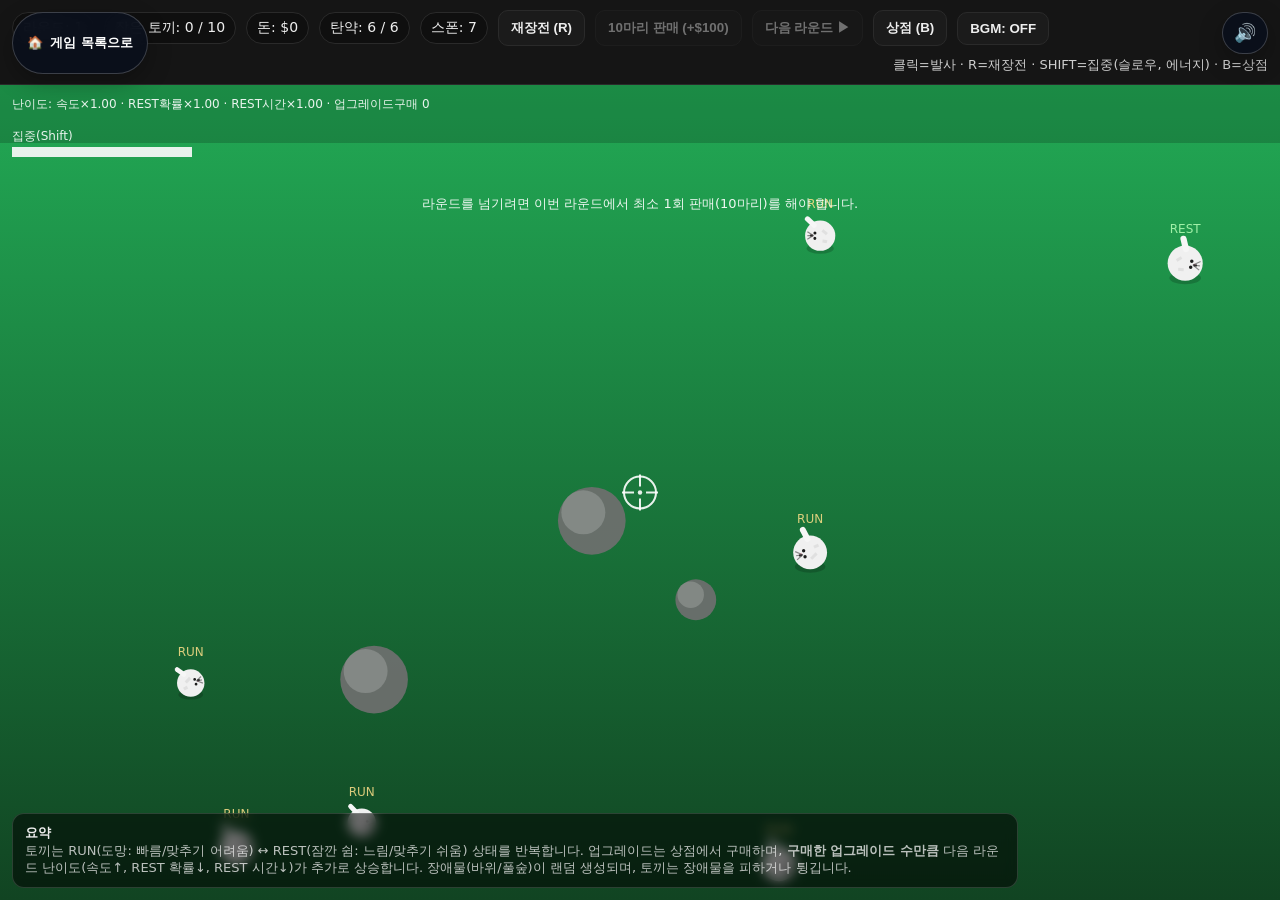
<file: rabbit_game_with_audio.html>
<!doctype html>
<html lang="ko">
<head>
  <meta charset="utf-8" />
  <meta name="viewport" content="width=device-width,initial-scale=1" />
  <title>Rabbit Catch — Upgraded Web Build</title>
  <link rel="stylesheet" href="shared/game-shell.css" />
  <script defer src="shared/game-shell.js"></script>
  <style>
    html, body { margin:0; padding:0; height:100%; background:#111; color:#eee; font-family:system-ui,-apple-system,Segoe UI,Roboto,"Noto Sans KR",sans-serif; }
    #wrap { display:flex; flex-direction:column; height:100%; }
    #topbar{
      display:flex; flex-wrap:wrap; gap:10px; align-items:center;
      padding:10px 12px; border-bottom:1px solid #2a2a2a; background:#151515;
      user-select:none;
    }
    .pill{ padding:6px 10px; border:1px solid #2a2a2a; border-radius:999px; background:#0f0f0f; font-size:14px; }
    button{
      padding:8px 12px; border-radius:10px; border:1px solid #2a2a2a; background:#1b1b1b; color:#eee;
      cursor:pointer; font-weight:700;
    }
    button:disabled{ opacity:0.42; cursor:not-allowed; }
    #help { margin-left:auto; opacity:0.85; font-size:13px; }
    #game { flex:1; display:block; width:100%; height:100%; cursor:crosshair;
      background:linear-gradient(#2a5, #142);
    }
    #toast{
      position:fixed; left:12px; bottom:12px; right:12px;
      padding:10px 12px; border-radius:12px; background:rgba(0,0,0,0.55);
      border:1px solid rgba(255,255,255,0.15); font-size:13px;
      backdrop-filter: blur(6px);
      max-width:980px;
    }

    /* Modal (Shop) */
    #modalBackdrop{
      position:fixed; inset:0; background:rgba(0,0,0,0.65);
      display:none; align-items:center; justify-content:center; padding:16px;
    }
    #modal{
      width:min(920px, 100%); max-height:min(760px, 92vh); overflow:auto;
      background:#101010; border:1px solid #2a2a2a; border-radius:16px;
      box-shadow:0 18px 60px rgba(0,0,0,0.55);
    }
    #modalHeader{
      display:flex; align-items:center; justify-content:space-between;
      padding:14px 14px; border-bottom:1px solid #242424;
    }
    #modalHeader h2{ margin:0; font-size:16px; letter-spacing:0.2px; }
    #modalBody{ padding:14px; }
    .grid{
      display:grid; grid-template-columns: 1fr 1fr; gap:12px;
    }
    @media (max-width: 820px){ .grid{ grid-template-columns:1fr; } }
    .card{
      border:1px solid #252525; border-radius:14px; background:#0d0d0d;
      padding:12px;
    }
    .cardTitle{ display:flex; justify-content:space-between; gap:12px; }
    .cardTitle b{ font-size:15px; }
    .muted{ opacity:0.78; font-size:13px; line-height:1.35; }
    .row{ display:flex; gap:10px; align-items:center; margin-top:10px; flex-wrap:wrap; }
    .price{ font-weight:800; }
    .tag{
      padding:3px 8px; border-radius:999px; border:1px solid #2a2a2a; background:#141414;
      font-size:12px; opacity:0.9;
    }
    .danger{ color:#ffb3b3; }
    .ok{ color:#b7ffb7; }
    .sep{ height:1px; background:#242424; margin:12px 0; }
  </style>
</head>
<body data-home-href="index.html" data-audio-toggle>
<div id="wrap">
  <div id="topbar">
    <div class="pill">라운드: <span id="round">1</span></div>
    <div class="pill">잡은 토끼: <span id="caught">0</span> / 10</div>
    <div class="pill">돈: $<span id="money">0</span></div>
    <div class="pill">탄약: <span id="ammo">6</span> / <span id="ammoMax">6</span></div>
    <div class="pill">스폰: <span id="spawn">7</span></div>

    <button id="reloadBtn">재장전 (R)</button>
    <button id="sellBtn" disabled>10마리 판매 (+$100)</button>
    <button id="nextRoundBtn" disabled>다음 라운드 ▶</button>
    <button id="shopBtn">상점 (B)</button>
    <button id="bgmBtn">BGM: OFF</button>

    <div id="help">클릭=발사 · R=재장전 · SHIFT=집중(슬로우, 에너지) · B=상점</div>
  </div>
  <canvas id="game"></canvas>
</div>

<div id="toast">
  <div><b>요약</b></div>
  <div class="muted">
    토끼는 RUN(도망: 빠름/맞추기 어려움) ↔ REST(잠깐 쉼: 느림/맞추기 쉬움) 상태를 반복합니다.
    업그레이드는 상점에서 구매하며, <b>구매한 업그레이드 수만큼</b> 다음 라운드 난이도(속도↑, REST 확률↓, REST 시간↓)가 추가로 상승합니다.
    장애물(바위/풀숲)이 랜덤 생성되며, 토끼는 장애물을 피하거나 튕깁니다.
  </div>
</div>

<!-- Shop Modal -->
<div id="modalBackdrop" role="dialog" aria-modal="true">
  <div id="modal">
    <div id="modalHeader">
      <h2>상점 / 업그레이드</h2>
      <div class="row">
        <div class="tag">돈: $<span id="shopMoney">0</span></div>
        <button id="closeShopBtn">닫기 (ESC)</button>
      </div>
    </div>
    <div id="modalBody">
      <div class="muted">
        아래 업그레이드는 영구(세이브)입니다. “다음 라운드 ▶”로 라운드를 넘기면, 라운드 난이도 스케일이 적용됩니다.
      </div>
      <div class="sep"></div>

      <div class="grid" id="shopGrid"></div>

      <div class="sep"></div>
      <div class="row">
        <button id="resetBtn" class="danger">세이브 초기화</button>
        <span class="muted">초기화하면 업그레이드/돈/라운드가 리셋됩니다.</span>
      </div>
    </div>
  </div>
</div>

<script>
(() => {
  // ========== Canvas setup ==========
  const canvas = document.getElementById("game");
  const ctx = canvas.getContext("2d");

  function resize() {
    const dpr = Math.max(1, Math.min(2, window.devicePixelRatio || 1));
    const rect = canvas.getBoundingClientRect();
    canvas.width = Math.floor(rect.width * dpr);
    canvas.height = Math.floor(rect.height * dpr);
    ctx.setTransform(dpr, 0, 0, dpr, 0, 0);
  }
  window.addEventListener("resize", resize);
  resize();

  const rect = () => canvas.getBoundingClientRect();
  const W = () => rect().width;
  const H = () => rect().height;

  // ========== UI refs ==========
  const elRound = document.getElementById("round");
  const elCaught = document.getElementById("caught");
  const elMoney = document.getElementById("money");
  const elAmmo = document.getElementById("ammo");
  const elAmmoMax = document.getElementById("ammoMax");
  const elSpawn = document.getElementById("spawn");

  const reloadBtn = document.getElementById("reloadBtn");
  const sellBtn = document.getElementById("sellBtn");
  const nextRoundBtn = document.getElementById("nextRoundBtn");
  const shopBtn = document.getElementById("shopBtn");
  const bgmBtn = document.getElementById("bgmBtn");

  const modalBackdrop = document.getElementById("modalBackdrop");
  const closeShopBtn = document.getElementById("closeShopBtn");
  const resetBtn = document.getElementById("resetBtn");
  const shopMoney = document.getElementById("shopMoney");
  const shopGrid = document.getElementById("shopGrid");

  // ========== Helpers ==========

  // ========== Audio (WebAudio SFX + simple BGM) ==========
  let audioCtx = null;
  let bgmOn = false;
  let bgmTimer = null;

  function getAC(){
    if(!audioCtx){
      audioCtx = new (window.AudioContext||window.webkitAudioContext)();
    }
    return audioCtx;
  }

  function playGunShot(){
    if(document.documentElement.dataset.soundMuted === "true") return;
    const ac = getAC();
    const t = ac.currentTime;

    // noise burst
    const bufferSize = ac.sampleRate * 0.08;
    const buffer = ac.createBuffer(1, bufferSize, ac.sampleRate);
    const data = buffer.getChannelData(0);
    for(let i=0;i<bufferSize;i++){
      data[i] = (Math.random()*2-1) * Math.exp(-i/600);
    }
    const noise = ac.createBufferSource();
    noise.buffer = buffer;

    const gain = ac.createGain();
    gain.gain.setValueAtTime(0.6, t);
    gain.gain.exponentialRampToValueAtTime(0.01, t+0.08);

    noise.connect(gain);
    gain.connect(ac.destination);

    // low boom
    const osc = ac.createOscillator();
    osc.type="sine";
    osc.frequency.setValueAtTime(120, t);
    osc.frequency.exponentialRampToValueAtTime(60, t+0.12);

    const g2 = ac.createGain();
    g2.gain.setValueAtTime(0.35, t);
    g2.gain.exponentialRampToValueAtTime(0.001, t+0.14);

    osc.connect(g2); g2.connect(ac.destination);

    noise.start(t);
    noise.stop(t+0.08);
    osc.start(t);
    osc.stop(t+0.14);
  }

  function playReload(){
    if(document.documentElement.dataset.soundMuted === "true") return;
    const ac = getAC();
    const t = ac.currentTime;

    const osc = ac.createOscillator();
    osc.type="square";
    osc.frequency.setValueAtTime(220, t);
    osc.frequency.setValueAtTime(330, t+0.06);

    const g = ac.createGain();
    g.gain.setValueAtTime(0.15, t);
    g.gain.exponentialRampToValueAtTime(0.001, t+0.18);

    osc.connect(g); g.connect(ac.destination);
    osc.start(t);
    osc.stop(t+0.18);
  }

  // Simple chiptune-like loop (midi-ish)
  const melody = [440, 494, 523, 587, 523, 494, 440, 392];
  let melodyStep = 0;

  function startBGM(){
    if(bgmTimer) return;
    bgmOn = true;
    bgmBtn.textContent = "BGM: ON";

    const ac = getAC();
    bgmTimer = setInterval(()=>{
      if(document.documentElement.dataset.soundMuted === "true") return;
      const t = ac.currentTime;
      const freq = melody[melodyStep % melody.length];
      melodyStep++;

      const osc = ac.createOscillator();
      osc.type="triangle";
      osc.frequency.value = freq;

      const g = ac.createGain();
      g.gain.setValueAtTime(0.05, t);
      g.gain.exponentialRampToValueAtTime(0.001, t+0.25);

      osc.connect(g); g.connect(ac.destination);
      osc.start(t);
      osc.stop(t+0.25);
    }, 260);
  }

  function stopBGM(){
    bgmOn = false;
    bgmBtn.textContent = "BGM: OFF";
    if(bgmTimer){
      clearInterval(bgmTimer);
      bgmTimer = null;
    }
  }

  const clamp = (v, a, b) => Math.max(a, Math.min(b, v));
  const rand = (a, b) => a + Math.random() * (b - a);

  // ========== Save/Load ==========
  const SAVE_KEY = "rabbitcatch_v2_save";
  function defaultSave(){
    return {
      money: 0,
      round: 1,
      upgradesBought: 0, // total count purchased (for difficulty bump)
      upg: {
        aim: 0,
        ammo: 0,
        price: 0,
        spawn: 0,
      }
    };
  }
  function load(){
    try{
      const raw = localStorage.getItem(SAVE_KEY);
      if(!raw) return defaultSave();
      const s = JSON.parse(raw);
      // shallow validation
      if(typeof s.money!=="number" || typeof s.round!=="number" || !s.upg) return defaultSave();
      if(typeof s.upgradesBought!=="number") s.upgradesBought = 0;
      for(const k of ["aim","ammo","price","spawn"]){
        if(typeof s.upg[k]!=="number") s.upg[k]=0;
      }
      return s;
    }catch{
      return defaultSave();
    }
  }
  function saveNow(){
    localStorage.setItem(SAVE_KEY, JSON.stringify(save));
  }
  let save = load();

  // ========== Game state ==========
  let money = save.money;
  let round = save.round;
  let caught = 0; // current inventory for selling (0..10+)
  let soldThisRound = false;

  // base stats
  const base = {
    ammoMax: 6,
    spawn: 7,
    sellPrice: 100, // per 10 rabbits
    hitRadius: 22,
  };

  // focus mechanic (optional)
  let focus = false;
  let focusEnergy = 1.0;
  const focusDrain = 0.35;
  const focusRegen = 0.22;

  // entities
  let rabbits = [];
  let obstacles = [];
  let particles = []; // hit effects

  // mouse
  const mouse = { x: W()/2, y: H()/2 };
  function updateAim(e) {
    const r = rect();
    mouse.x = e.clientX - r.left;
    mouse.y = e.clientY - r.top;
  }
  canvas.addEventListener("mousemove", updateAim);
  canvas.addEventListener("pointerdown", updateAim);

  // ========== Upgrades ==========
  // pricing curves are intentionally simple and predictable.
  function upgPriceAim(lvl){ return 60 + lvl*55; }        // aim assist
  function upgPriceAmmo(lvl){ return 80 + lvl*70; }       // ammo cap
  function upgPriceSell(lvl){ return 90 + lvl*85; }       // sell price
  function upgPriceSpawn(lvl){ return 120 + lvl*110; }    // spawn count

  function currentAmmoMax(){
    return base.ammoMax + save.upg.ammo * 2;
  }
  function currentSpawnCount(){
    return base.spawn + save.upg.spawn * 2;
  }
  function currentSellPrice(){
    return base.sellPrice + save.upg.price * 40;
  }
  function aimBonus(){
    // + hit radius in pixels
    return save.upg.aim * 3.5;
  }

  // ========== Difficulty scaling ==========
  // Round scaling + upgrade-driven scaling: buying upgrades makes future rounds harder.
  function difficulty(){
    const r = Math.max(1, round);
    // base progression: mild but noticeable
    const baseSpeedMult = 1 + (r-1)*0.06;          // +6% per round
    const baseRestProbMult = Math.pow(0.985, r-1); // slowly reduces rest chance
    const baseRestDurMult  = Math.pow(0.985, r-1); // slowly reduces rest duration

    // purchase-driven bump: each upgrade bought increases speed and reduces rests next round
    const u = Math.max(0, save.upgradesBought);
    const upgSpeedMult = 1 + u*0.03;               // +3% per upgrade bought
    const upgRestProbMult = Math.pow(0.97, u);     // rest chance down
    const upgRestDurMult  = Math.pow(0.97, u);     // rest window shorter

    return {
      speedMult: baseSpeedMult * upgSpeedMult,
      restProbMult: baseRestProbMult * upgRestProbMult,
      restDurMult: baseRestDurMult * upgRestDurMult
    };
  }

  // ========== Obstacles ==========
  function generateObstacles(){
    const w = W(), h = H();
    const count = clamp(3 + Math.floor(round/2), 3, 9);
    const obs = [];
    for(let i=0;i<count;i++){
      const type = Math.random() < 0.55 ? "ROCK" : "BUSH";
      const r = rand(18, 44) * (type==="ROCK" ? 1.1 : 1.0);
      const x = rand(r+20, w-r-20);
      const y = rand(r+80, h-r-20);
      // avoid stacking too much
      let ok = true;
      for(const o of obs){
        const d = Math.hypot(o.x-x, o.y-y);
        if(d < o.r + r + 26){ ok = false; break; }
      }
      if(!ok){ i--; continue; }
      obs.push({ type, x, y, r });
    }
    return obs;
  }

  function resolveCircleCollision(entity, obs){
    // entity is circle (x,y,size)
    const dx = entity.x - obs.x;
    const dy = entity.y - obs.y;
    const dist = Math.hypot(dx, dy) || 0.0001;
    const minDist = entity.size + obs.r;
    if(dist < minDist){
      // push out
      const nx = dx / dist, ny = dy / dist;
      const overlap = (minDist - dist) + 0.5;
      entity.x += nx * overlap;
      entity.y += ny * overlap;

      // bounce velocity if present
      if("vx" in entity){
        const dot = entity.vx*nx + entity.vy*ny;
        entity.vx -= 2*dot*nx;
        entity.vy -= 2*dot*ny;
        // dampen a bit for bushes
        const damp = obs.type==="BUSH" ? 0.72 : 0.88;
        entity.vx *= damp; entity.vy *= damp;
      }
      return true;
    }
    return false;
  }

  // ========== Rabbits ==========
  function newRabbit(){
    const w = W(), h = H();
    const size = rand(14, 20);

    let x = rand(size+10, w-size-10);
    let y = rand(size+80, h-size-10);

    // avoid spawning inside obstacles
    for(let tries=0; tries<20; tries++){
      let bad = false;
      for(const o of obstacles){
        if(Math.hypot(x-o.x, y-o.y) < o.r + size + 12){ bad = true; break; }
      }
      if(!bad) break;
      x = rand(size+10, w-size-10);
      y = rand(size+80, h-size-10);
    }

    const diff = difficulty();
    const angle = rand(0, Math.PI*2);
    const speed = rand(180, 265) * diff.speedMult;

    return {
      x, y, size,
      vx: Math.cos(angle)*speed,
      vy: Math.sin(angle)*speed*0.45,
      state: Math.random() < 0.7 ? "RUN" : "REST",
      stateT: rand(0.45, 1.7),
      zigT: rand(0.05, 0.18),
      // AI burst params (run only): sudden accel/decel
      burstT: rand(0.35, 1.2),
      burstK: rand(0.65, 1.5),  // multiplier
      alive: true,
      hitFlash: 0
    };
  }

  function populateRabbits(){
    const n = currentSpawnCount();
    rabbits = [];
    for(let i=0;i<n;i++) rabbits.push(newRabbit());
  }

  function respawnRabbit(i){
    rabbits[i] = newRabbit();
  }

  // ========== Shooting ==========
  let ammoMax = currentAmmoMax();
  let ammo = ammoMax;

  function shoot(){
    if (ammo <= 0) return;
    ammo--;
    playGunShot();
    updateUI();

    const diff = difficulty();
    const baseHit = base.hitRadius + aimBonus();

    let hitIdx = -1;
    for (let i=0;i<rabbits.length;i++){
      const r = rabbits[i];
      if (!r.alive) continue;

      // harder while RUN: smaller effective hit radius
      // and when difficulty increases, RUN becomes even tighter.
      const runTighten = clamp(0.55 - (diff.speedMult-1)*0.06, 0.38, 0.55);
      const restBoost   = clamp(1.25 - (diff.speedMult-1)*0.02, 1.05, 1.25);

      const stateMultiplier = (r.state === "RUN") ? runTighten : restBoost;
      const hitR = baseHit * stateMultiplier;

      const dx = r.x - mouse.x;
      const dy = r.y - mouse.y;
      const dist = Math.hypot(dx, dy);

      const bodyR = r.size * ((r.state === "RUN") ? 0.75 : 1.0);
      if (dist <= hitR + bodyR){
        hitIdx = i;
        break;
      }
    }

    if (hitIdx >= 0){
      rabbits[hitIdx].hitFlash = 1.0;

      // jump + escape impulse
      const rr = rabbits[hitIdx];
      const ax = rr.x - mouse.x;
      const ay = rr.y - mouse.y;
      const d = Math.hypot(ax, ay) || 1;
      const nx = ax/d, ny = ay/d;
      rr.vx += nx * 380;
      rr.vy += ny * 220;

      // spawn star particles
      for(let p=0;p<10;p++){
        const a = Math.random()*Math.PI*2;
        const sp = 120 + Math.random()*220;
        particles.push({
          x: rr.x, y: rr.y,
          vx: Math.cos(a)*sp,
          vy: Math.sin(a)*sp,
          life: 0.45 + Math.random()*0.25
        });
      }

      // tiny beep sound (WebAudio)
      try{
        const ac = new (window.AudioContext||window.webkitAudioContext)();
        const o = ac.createOscillator();
        const g = ac.createGain();
        o.type="triangle";
        o.frequency.value = 620;
        g.gain.value = 0.08;
        o.connect(g); g.connect(ac.destination);
        o.start();
        o.stop(ac.currentTime+0.08);
      }catch(e){}

      rabbits[hitIdx].alive = false;
      caught++;
      // respawn after delay
      setTimeout(() => respawnRabbit(hitIdx), 380);
    }

    updateUI();
  }

  function reload(){
    ammo = ammoMax;
    playReload();
    updateUI();
  }

  function sell(){
    if (caught < 10) return;
    caught -= 10;
    const revenue = currentSellPrice();
    money += revenue;
    soldThisRound = true;
    updateUI();
    save.money = money; saveNow();
  }

  function nextRound(){
    if (!soldThisRound) return;
    round++;
    soldThisRound = false;
    caught = 0;
    obstacles = generateObstacles();
    ammoMax = currentAmmoMax();
    ammo = ammoMax;
    populateRabbits();
    updateUI();

    save.round = round;
    save.money = money;
    saveNow();
  }

  // ========== Shop ==========
  const shopItems = [
    {
      key: "aim",
      name: "조준 보정 (히트 반경 +)",
      desc: "클릭 판정(히트 반경)을 증가시켜 RUN 상태에서도 맞추기 수월해집니다.",
      levelText: (lvl)=>`현재 +${(lvl*3.5).toFixed(1)}px`,
      price: (lvl)=>upgPriceAim(lvl),
      apply: ()=>{ /* computed live */ }
    },
    {
      key: "ammo",
      name: "탄약 수 증가",
      desc: "최대 탄약을 +2씩 증가시킵니다. 재장전 빈도가 줄어듭니다.",
      levelText: (lvl)=>`최대 탄약 ${base.ammoMax + lvl*2}`,
      price: (lvl)=>upgPriceAmmo(lvl),
      apply: ()=>{ ammoMax = currentAmmoMax(); ammo = clamp(ammo, 0, ammoMax); }
    },
    {
      key: "price",
      name: "판매 가격 상승",
      desc: "10마리 판매 가격을 +$40씩 증가시킵니다.",
      levelText: (lvl)=>`판매가 $${base.sellPrice + lvl*40}`,
      price: (lvl)=>upgPriceSell(lvl),
      apply: ()=>{ /* computed live */ }
    },
    {
      key: "spawn",
      name: "토끼 스폰 수 증가",
      desc: "동시에 등장하는 토끼 수를 +2씩 증가시킵니다. (시야가 복잡해집니다)",
      levelText: (lvl)=>`스폰 ${base.spawn + lvl*2}`,
      price: (lvl)=>upgPriceSpawn(lvl),
      apply: ()=>{ populateRabbits(); }
    }
  ];

  function renderShop(){
    shopMoney.textContent = String(money);
    shopGrid.innerHTML = "";
    for(const item of shopItems){
      const lvl = save.upg[item.key];
      const cost = item.price(lvl);
      const canBuy = money >= cost;

      const div = document.createElement("div");
      div.className = "card";
      div.innerHTML = `
        <div class="cardTitle">
          <b>${item.name}</b>
          <span class="tag">Lv ${lvl}</span>
        </div>
        <div class="muted" style="margin-top:8px">${item.desc}</div>
        <div class="row">
          <span class="tag">${item.levelText(lvl)}</span>
          <span class="tag">다음 가격 <span class="price">$${cost}</span></span>
          <button ${canBuy ? "" : "disabled"} data-buy="${item.key}">구매</button>
          <span class="muted ${canBuy ? "ok" : "danger"}">${canBuy ? "구매 가능" : "돈이 부족함"}</span>
        </div>
        <div class="muted" style="margin-top:10px">
          <b>난이도 영향:</b> 업그레이드를 구매할수록 <u>다음 라운드</u>에서 토끼 속도↑, REST 확률↓, REST 시간↓
        </div>
      `;
      shopGrid.appendChild(div);
    }

    // bind buy buttons
    shopGrid.querySelectorAll("button[data-buy]").forEach(btn => {
      btn.addEventListener("click", () => buyUpgrade(btn.getAttribute("data-buy")));
    });
  }

  function buyUpgrade(key){
    const item = shopItems.find(x => x.key === key);
    if(!item) return;
    const lvl = save.upg[key];
    const cost = item.price(lvl);
    if(money < cost) return;

    money -= cost;
    save.upg[key] = lvl + 1;
    save.upgradesBought += 1; // makes next rounds harder
    save.money = money;
    saveNow();

    // apply effects immediately where sensible
    item.apply();

    // refresh derived values
    ammoMax = currentAmmoMax();
    elAmmoMax.textContent = String(ammoMax);
    elSpawn.textContent = String(currentSpawnCount());

    updateUI();
    renderShop();
  }

  function openShop(){
    modalBackdrop.style.display = "flex";
    renderShop();
  }
  function closeShop(){
    modalBackdrop.style.display = "none";
    canvas.focus?.();
  }

  // ========== UI update ==========
  function updateUI(){
    elRound.textContent = String(round);
    elCaught.textContent = String(caught);
    elMoney.textContent = String(money);
    elAmmo.textContent = String(ammo);
    elAmmoMax.textContent = String(ammoMax);
    elSpawn.textContent = String(currentSpawnCount());

    sellBtn.disabled = caught < 10;
    nextRoundBtn.disabled = !soldThisRound;
  }

  // ========== Controls ==========
  reloadBtn.addEventListener("click", reload);
  sellBtn.addEventListener("click", sell);
  nextRoundBtn.addEventListener("click", nextRound);
  shopBtn.addEventListener("click", openShop);
  bgmBtn.addEventListener("click", ()=>{ bgmOn ? stopBGM() : startBGM(); });

  closeShopBtn.addEventListener("click", closeShop);
  modalBackdrop.addEventListener("click", (e) => {
    if(e.target === modalBackdrop) closeShop();
  });
  resetBtn.addEventListener("click", () => {
    if(!confirm("세이브를 초기화할까요? (돈/라운드/업그레이드 모두 리셋)")) return;
    localStorage.removeItem(SAVE_KEY);
    save = defaultSave();
    money = save.money;
    round = save.round;
    caught = 0;
    soldThisRound = false;
    ammoMax = currentAmmoMax();
    ammo = ammoMax;
    obstacles = generateObstacles();
    populateRabbits();
    updateUI();
    renderShop();
  });

  canvas.addEventListener("click", () => {
    if(modalBackdrop.style.display === "flex") return; // ignore clicks in shop mode
    shoot();
  });

  window.addEventListener("keydown", (e) => {
    if(e.key === "r" || e.key === "R") reload();
    if(e.key === "Shift") focus = true;
    if(e.key === "b" || e.key === "B") openShop();
    if(e.key === "Escape") closeShop();
  });
  window.addEventListener("keyup", (e) => {
    if(e.key === "Shift") focus = false;
  });

  // ========== Main loop ==========
  let last = performance.now();
  function step(now){
    const dtRaw = (now - last) / 1000;
    last = now;

    const dt = dtRaw * (focus && focusEnergy > 0 ? 0.45 : 1.0);

    // focus energy update
    if(focus){
      focusEnergy = clamp(focusEnergy - focusDrain * dtRaw, 0, 1);
    }else{
      focusEnergy = clamp(focusEnergy + focusRegen * dtRaw, 0, 1);
    }

    updateRabbits(dt);
    updateParticles(dt);
    draw(dtRaw);
    requestAnimationFrame(step);
  }

  function updateRabbits(dt){
    const w = W(), h = H();
    const diff = difficulty();

    for(let i=0;i<rabbits.length;i++){
      // decay hit reaction
      if(rabbits[i].hitFlash>0) rabbits[i].hitFlash = Math.max(0, rabbits[i].hitFlash - dt*3.2);

      const r = rabbits[i];
      if(!r.alive) continue;

      // timers
      r.stateT -= dt;
      r.zigT -= dt;
      r.burstT -= dt;

      // state switch (REST shorter, REST chance lower with difficulty)
      if(r.stateT <= 0){
        if(r.state === "RUN"){
          // rest chance decreases
          const baseRestChance = 0.28; // baseline
          const chance = clamp(baseRestChance * diff.restProbMult, 0.05, 0.28);
          if(Math.random() < chance){
            r.state = "REST";
            r.stateT = rand(0.32, 0.85) * diff.restDurMult;
          }else{
            r.stateT = rand(0.65, 1.9);
          }
        }else{
          r.state = "RUN";
          r.stateT = rand(0.9, 2.6);

          // reroll heading with difficulty
          const ang = rand(0, Math.PI*2);
          const sp = rand(185, 300) * diff.speedMult;
          r.vx = Math.cos(ang)*sp;
          r.vy = Math.sin(ang)*sp*0.45;
          r.burstT = rand(0.35, 1.2);
          r.burstK = rand(0.65, 1.55);
        }
      }

      // RUN steering + bursts
      if(r.state === "RUN"){
        if(r.zigT <= 0){
          r.zigT = rand(0.05, 0.18) / clamp(diff.speedMult, 1, 2.2);
          const turn = rand(-0.8, 0.8) * (0.9 + (diff.speedMult-1)*0.4);
          const sp = Math.hypot(r.vx, r.vy) || 1;
          const ang = Math.atan2(r.vy, r.vx) + turn;
          r.vx = Math.cos(ang)*sp;
          r.vy = Math.sin(ang)*sp*0.55;
        }

        // burst accel/decel (sudden changes)
        if(r.burstT <= 0){
          r.burstT = rand(0.35, 1.1);
          r.burstK = rand(0.6, 1.6);
          const sp = Math.hypot(r.vx, r.vy) || 1;
          const target = sp * r.burstK;
          const k = clamp(0.55 + (diff.speedMult-1)*0.25, 0.55, 0.9);
          const newSp = sp*(1-k) + target*k;
          const ang = Math.atan2(r.vy, r.vx);
          r.vx = Math.cos(ang)*newSp;
          r.vy = Math.sin(ang)*newSp*0.45;
        }

        r.x += r.vx * dt;
        r.y += r.vy * dt;
      }else{
        // REST: almost stop, tiny jitter only
        r.x += Math.sin(performance.now()*0.008 + r.size) * 4 * dt;
        r.y += Math.cos(performance.now()*0.007 + r.size) * 3 * dt;
      }

      // world bounds
      const padX = r.size + 10;
      const padY = r.size + 70;
      if(r.x < padX){ r.x = padX; r.vx = Math.abs(r.vx); }
      if(r.x > w - padX){ r.x = w - padX; r.vx = -Math.abs(r.vx); }
      if(r.y < padY){ r.y = padY; r.vy = Math.abs(r.vy); }
      if(r.y > h - (r.size + 10)){ r.y = h - (r.size + 10); r.vy = -Math.abs(r.vy); }

      // obstacle collisions
      for(const o of obstacles){
        resolveCircleCollision(r, o);
      }
    }
  }

  
  function updateParticles(dt){
    for(let i=particles.length-1;i>=0;i--){
      const p = particles[i];
      p.life -= dt;
      p.x += p.vx*dt;
      p.y += p.vy*dt;
      p.vy += 420*dt; // gravity
      p.vx *= 0.98;
      if(p.life<=0) particles.splice(i,1);
    }
  }

function draw(dtRaw){
    const w = W(), h = H();
    ctx.clearRect(0, 0, w, h);

    // subtle sky strip for readability
    ctx.globalAlpha = 0.18;
    ctx.fillStyle = "#000";
    ctx.fillRect(0, 0, w, 58);
    ctx.globalAlpha = 1;

    // obstacles
    for(const o of obstacles){
      if(o.type === "ROCK"){
        ctx.globalAlpha = 0.92;
        ctx.beginPath();
        ctx.arc(o.x, o.y, o.r, 0, Math.PI*2);
        ctx.fillStyle = "#6f6f6f";
        ctx.fill();
        ctx.globalAlpha = 0.18;
        ctx.beginPath();
        ctx.arc(o.x - o.r*0.25, o.y - o.r*0.25, o.r*0.65, 0, Math.PI*2);
        ctx.fillStyle = "#fff";
        ctx.fill();
        ctx.globalAlpha = 1;
      }else{
        // BUSH: soft circle + outline
        ctx.globalAlpha = 0.85;
        ctx.beginPath();
        ctx.arc(o.x, o.y, o.r, 0, Math.PI*2);
        ctx.fillStyle = "#1f4";
        ctx.fill();
        ctx.globalAlpha = 0.35;
        ctx.lineWidth = 3;
        ctx.strokeStyle = "#0a0";
        ctx.stroke();
        ctx.globalAlpha = 1;
      }
    }

    
    // particles (stars)
    for(const p of particles){
      const t = Math.max(0,p.life);
      ctx.globalAlpha = Math.min(1,t*3);
      ctx.fillStyle = "#fff";
      ctx.beginPath();
      ctx.arc(p.x, p.y, 2.2, 0, Math.PI*2);
      ctx.fill();
      ctx.globalAlpha = 1;
    }

    // rabbits
    for(const r of rabbits){
      if(!r.alive) continue;

      const body = (r.state === "RUN") ? 0.95 : 1.05;
      const size = r.size * body;

      // shadow
      ctx.globalAlpha = 0.18;
      ctx.beginPath();
      ctx.ellipse(r.x, r.y + size*0.85, size*0.9, size*0.35, 0, 0, Math.PI*2);
      ctx.fillStyle = "#000";
      ctx.fill();
      ctx.globalAlpha = 1;

      // body
      ctx.beginPath();
      ctx.arc(r.x, r.y, size, 0, Math.PI*2);

      // surprised flash tint when hit recently
      const flash = r.hitFlash || 0;
      ctx.fillStyle = flash > 0 ? "#ffe6e6" : "#f0f0f0";
      ctx.fill();

      // face direction based on velocity
      const angFace = Math.atan2(r.vy, r.vx);
      const fx = Math.cos(angFace), fy = Math.sin(angFace);

      // eyes (bigger when surprised)
      const eyeScale = flash > 0 ? 1.6 : 1.0;
      const eyeOff = size * 0.35;
      ctx.globalAlpha = 0.95;
      ctx.fillStyle = "#111";
      ctx.beginPath();
      ctx.arc(r.x + fx*eyeOff - fy*size*0.18, r.y + fy*eyeOff + fx*size*0.18, size*0.10*eyeScale, 0, Math.PI*2);
      ctx.arc(r.x + fx*eyeOff + fy*size*0.18, r.y + fy*eyeOff - fx*size*0.18, size*0.10*eyeScale, 0, Math.PI*2);
      ctx.fill();

      // nose
      ctx.fillStyle = "#ffb3c7";
      ctx.beginPath();
      ctx.arc(r.x + fx*size*0.55, r.y + fy*size*0.55, size*0.07*(flash>0?1.3:1.0), 0, Math.PI*2);
      ctx.fill();

      // mouth (open when surprised)
      ctx.strokeStyle = "#222";
      ctx.lineWidth = 2;
      ctx.beginPath();
      if(flash>0){
        ctx.arc(r.x + fx*size*0.58, r.y + fy*size*0.70, size*0.12, 0, Math.PI*2);
      }else{
        ctx.moveTo(r.x + fx*size*0.50, r.y + fy*size*0.72);
        ctx.lineTo(r.x + fx*size*0.68, r.y + fy*size*0.78);
      }
      ctx.stroke();

      // whiskers
      ctx.globalAlpha = 0.55;
      ctx.strokeStyle = "#333";
      ctx.lineWidth = 1.2;
      for(let k=-1;k<=1;k++){
        ctx.beginPath();
        ctx.moveTo(r.x + fx*size*0.45, r.y + fy*size*0.60);
        ctx.lineTo(r.x + fx*size*0.85 - fy*k*size*0.25, r.y + fy*size*0.85 + fx*k*size*0.25);
        ctx.stroke();
      }
      ctx.globalAlpha = 1;

      // legs (simple running pose)
      ctx.globalAlpha = 0.85;
      ctx.strokeStyle = "#ddd";
      ctx.lineWidth = 3;
      const legSwing = (r.state==="RUN") ? Math.sin(performance.now()*0.02 + r.x)*0.35 : 0;
      for(let s=-1;s<=1;s+=2){
        ctx.beginPath();
        ctx.moveTo(r.x - fx*size*0.15 + fy*s*size*0.35, r.y + fy*size*0.15 + fx*s*size*0.35);
        ctx.lineTo(r.x - fx*size*0.45 + fy*s*size*0.25, r.y + fy*size*0.55 + fx*s*size*0.25 + legSwing*size);
        ctx.stroke();
      }
      ctx.globalAlpha = 1;

      // ears
      const flap = Math.sin(performance.now()*0.02 + r.x)*0.25;
      const earTilt = (r.state === "RUN") ? (0.7+flap) : (0.25+flap*0.6);
      ctx.save();
      ctx.translate(r.x, r.y);
      ctx.rotate(-earTilt);
      ctx.fillStyle = "#f6f6f6";
      roundRect(ctx, -size*0.35, -size*1.6, size*0.35, size*1.0, 6);
      roundRect(ctx,  size*0.05, -size*1.55, size*0.35, size*0.95, 6);
      ctx.fill();
      ctx.restore();

      // state tag
      ctx.font = "12px system-ui, sans-serif";
      ctx.textAlign = "center";
      ctx.textBaseline = "bottom";
      ctx.globalAlpha = 0.85;
      ctx.fillStyle = (r.state === "RUN") ? "#ffe08a" : "#b7ffb7";
      ctx.fillText(r.state, r.x, r.y - size - 10);
      ctx.globalAlpha = 1;
    }

    // crosshair
    drawCrosshair();

    // focus bar
    drawFocusBar();

    // small difficulty hint
    const d = difficulty();
    ctx.globalAlpha = 0.9;
    ctx.font = "12px system-ui, sans-serif";
    ctx.textAlign = "left";
    ctx.textBaseline = "top";
    ctx.fillStyle = "#fff";
    ctx.fillText(
      `난이도: 속도×${d.speedMult.toFixed(2)} · REST확률×${d.restProbMult.toFixed(2)} · REST시간×${d.restDurMult.toFixed(2)} · 업그레이드구매 ${save.upgradesBought}`,
      12, 14
    );
    ctx.globalAlpha = 1;

    if(ammo === 0){
      ctx.globalAlpha = 0.92;
      ctx.font = "18px system-ui, sans-serif";
      ctx.textAlign = "center";
      ctx.textBaseline = "middle";
      ctx.fillStyle = "#fff";
      ctx.fillText("탄약 없음 — R로 재장전", w/2, 92);
      ctx.globalAlpha = 1;
    }

    if(!soldThisRound){
      ctx.globalAlpha = 0.92;
      ctx.font = "13px system-ui, sans-serif";
      ctx.textAlign = "center";
      ctx.textBaseline = "middle";
      ctx.fillStyle = "#fff";
      ctx.fillText("라운드를 넘기려면 이번 라운드에서 최소 1회 판매(10마리)를 해야 합니다.", w/2, 120);
      ctx.globalAlpha = 1;
    }else{
      ctx.globalAlpha = 0.92;
      ctx.font = "13px system-ui, sans-serif";
      ctx.textAlign = "center";
      ctx.textBaseline = "middle";
      ctx.fillStyle = "#fff";
      ctx.fillText("판매 완료! 상점에서 업그레이드 후 ‘다음 라운드 ▶’ 버튼으로 진행하세요.", w/2, 120);
      ctx.globalAlpha = 1;
    }
  }

  function drawCrosshair(){
    const x = mouse.x, y = mouse.y;
    ctx.save();
    ctx.lineWidth = 2;
    ctx.globalAlpha = 0.9;

    const ring = 12 + (focus && focusEnergy > 0 ? 0 : 4);
    ctx.beginPath();
    ctx.arc(x, y, ring, 0, Math.PI*2);
    ctx.strokeStyle = "#fff";
    ctx.stroke();

    const L = 18;
    ctx.beginPath();
    ctx.moveTo(x - L, y); ctx.lineTo(x - 6, y);
    ctx.moveTo(x + 6, y); ctx.lineTo(x + L, y);
    ctx.moveTo(x, y - L); ctx.lineTo(x, y - 6);
    ctx.moveTo(x, y + 6); ctx.lineTo(x, y + L);
    ctx.stroke();

    ctx.beginPath();
    ctx.arc(x, y, 2.2, 0, Math.PI*2);
    ctx.fillStyle = "#fff";
    ctx.fill();

    ctx.restore();
  }

  function drawFocusBar(){
    const x = 12, y = 62, bw = 180, bh = 10;
    ctx.save();
    ctx.globalAlpha = 0.8;
    ctx.fillStyle = "rgba(0,0,0,0.35)";
    ctx.fillRect(x, y, bw, bh);

    ctx.globalAlpha = 0.9;
    ctx.fillStyle = "#fff";
    ctx.fillRect(x, y, bw * focusEnergy, bh);

    ctx.globalAlpha = 0.9;
    ctx.font = "12px system-ui, sans-serif";
    ctx.textAlign = "left";
    ctx.textBaseline = "bottom";
    ctx.fillStyle = "#fff";
    ctx.fillText("집중(Shift)", x, y - 4);
    ctx.restore();
  }

  function roundRect(ctx, x, y, w, h, r){
    r = Math.min(r, w/2, h/2);
    ctx.beginPath();
    ctx.moveTo(x+r, y);
    ctx.arcTo(x+w, y, x+w, y+h, r);
    ctx.arcTo(x+w, y+h, x, y+h, r);
    ctx.arcTo(x, y+h, x, y, r);
    ctx.arcTo(x, y, x+w, y, r);
    ctx.closePath();
    return ctx;
  }

  // ========== Boot ==========
  function boot(){
    ammoMax = currentAmmoMax();
    ammo = ammoMax;
    obstacles = generateObstacles();
    populateRabbits();
    updateUI();
    requestAnimationFrame(step);
  }

  boot();
})();
</script>
</body>
</html>
</file>
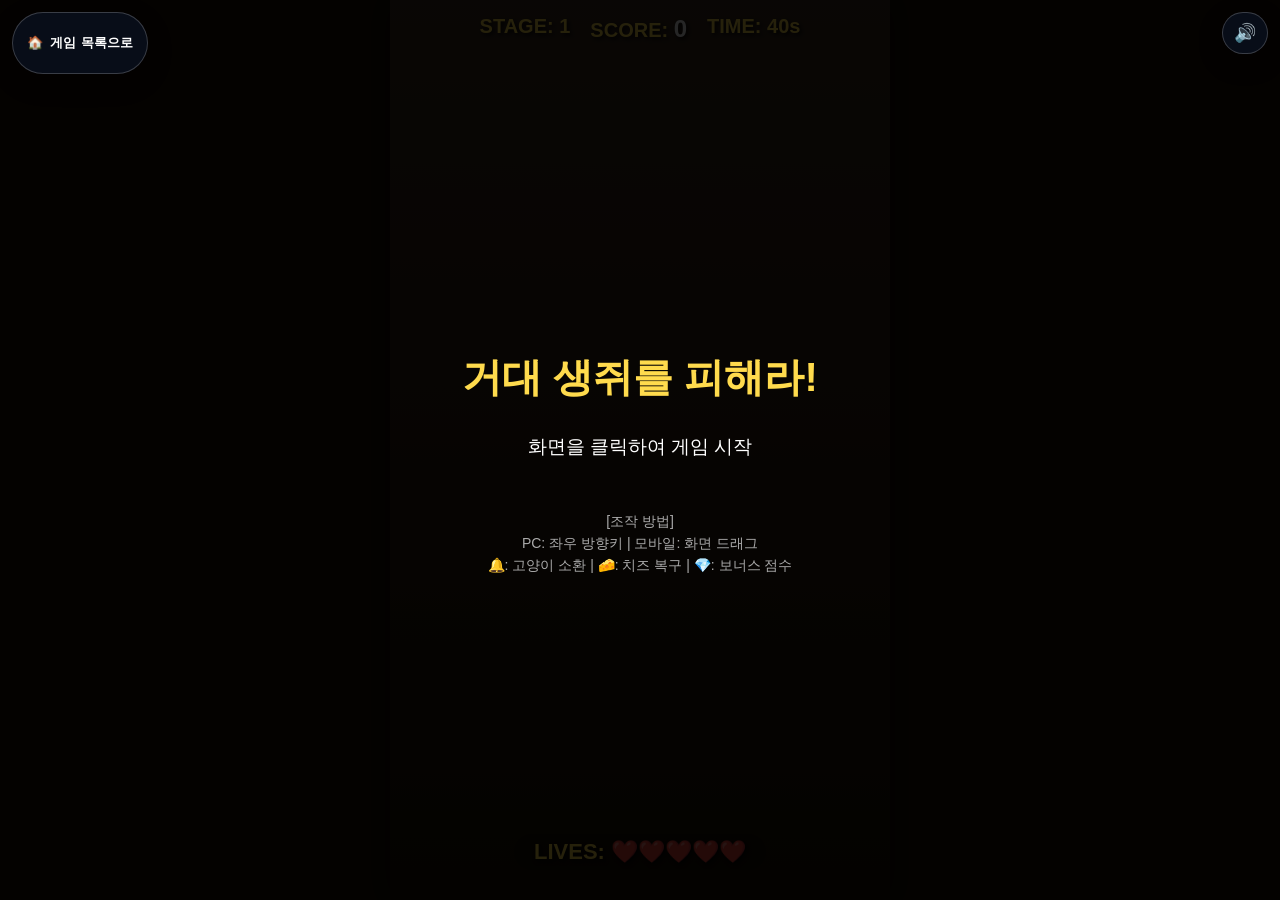
<file: wnlfmf.html>
<!DOCTYPE html>
<html lang="ko">
<head>
    <meta charset="UTF-8">
    <meta name="viewport" content="width=device-width, initial-scale=1.0">
    <title>거대 생쥐를 피해라! (UI 개선 버전)</title>
    <link rel="stylesheet" href="shared/game-shell.css">
    <script defer src="shared/game-shell.js"></script>
    <style>
        body { margin: 0; padding: 0; overflow: hidden; background-color: #1a0f00; font-family: 'Arial', sans-serif; touch-action: none; }
        #game-container { position: relative; width: 100vw; height: 100vh; display: flex; justify-content: center; align-items: center; }
        canvas { background: linear-gradient(to bottom, #3d2b1f, #1a0f00); box-shadow: 0 0 30px rgba(0,0,0,0.7); cursor: crosshair; }
        
        /* 공통 UI 텍스트 스타일 */
        .ui-text { color: #ffdb4d; pointer-events: none; text-shadow: 2px 2px 4px #000; font-weight: bold; position: absolute; z-index: 10; }

        /* 상단 중앙: 스테이지, 시간, 점수 */
        #ui-top {
            top: 15px;
            left: 50%;
            transform: translateX(-50%);
            text-align: center;
            width: 100%;
            font-size: 20px;
            display: flex;
            justify-content: center;
            gap: 20px; /* 항목 간 간격 */
        }
        #score-val { color: #fff; font-size: 24px; }

        /* 하단 중앙: 생명 표시 */
        #ui-bottom {
            bottom: 30px;
            left: 50%;
            transform: translateX(-50%);
            text-align: center;
            font-size: 22px;
            background: rgba(0,0,0,0.3);
            padding: 5px 20px;
            border-radius: 20px;
        }

        /* 시작 오버레이 */
        #start-overlay { position: absolute; top: 0; left: 0; width: 100%; height: 100%; background: rgba(0,0,0,0.85); display: flex; flex-direction: column; justify-content: center; align-items: center; color: white; z-index: 200; cursor: pointer; }
        
        /* 게임 오버 메시지 */
        #msg { position: absolute; top: 50%; left: 50%; transform: translate(-50%, -50%); color: #ff4444; font-size: 45px; font-weight: bold; text-align: center; display: none; cursor: pointer; background: rgba(0,0,0,0.95); padding: 40px; border-radius: 20px; border: 4px solid #ffdb4d; z-index: 100; }
        
        @keyframes blink { 0% { opacity: 1; } 50% { opacity: 0.5; } 100% { opacity: 1; } }
    </style>
</head>
<body data-home-href="index.html" data-audio-toggle>
<div id="game-container">
    <canvas id="gameCanvas"></canvas>
    
    <div id="ui-top" class="ui-text">
        <div>STAGE: <span id="stage">1</span></div>
        <div>SCORE: <span id="score-val">0</span></div>
        <div>TIME: <span id="timer">40</span>s</div>
    </div>

    <div id="ui-bottom" class="ui-text">
        LIVES: <span id="lives-heart">❤️❤️❤️❤️❤️</span>
    </div>

    <div id="start-overlay" onclick="startGame()">
        <h1 style="color: #ffdb4d; font-size: 2.5em; margin-bottom: 10px;">거대 생쥐를 피해라!</h1>
        <p style="font-size: 1.2em; animation: blink 1.5s infinite;">화면을 클릭하여 게임 시작</p>
        <div style="font-size: 14px; color: #aaa; margin-top: 30px; text-align: center; line-height: 1.6;">
            [조작 방법]<br>
            PC: 좌우 방향키 | 모바일: 화면 드래그<br>
            🔔: 고양이 소환 | 🧀: 치즈 복구 | 💎: 보너스 점수
        </div>
    </div>

    <div id="msg" onclick="resetGame()">CHEESE EATEN!<br><span style="font-size:22px; color:white; font-weight:normal;">다시 시작하려면 클릭</span></div>
</div>

<script>
    // --- 사운드 엔진 ---
    const audioCtx = new (window.AudioContext || window.webkitAudioContext)();
    function playTone(freq, type, duration, vol = 0.1) {
        if (document.documentElement.dataset.soundMuted === 'true') return;
        const osc = audioCtx.createOscillator();
        const gain = audioCtx.createGain();
        osc.type = type;
        osc.frequency.setValueAtTime(freq, audioCtx.currentTime);
        gain.gain.setValueAtTime(vol, audioCtx.currentTime);
        gain.gain.exponentialRampToValueAtTime(0.01, audioCtx.currentTime + duration);
        osc.connect(gain);
        gain.connect(audioCtx.destination);
        osc.start();
        osc.stop(audioCtx.currentTime + duration);
    }

    const sounds = {
        hit: () => playTone(150, 'sine', 0.2, 0.3),
        bell: () => { playTone(880, 'triangle', 0.5, 0.2); setTimeout(() => playTone(1046, 'triangle', 0.5, 0.1), 100); },
        heal: () => { [440, 554, 659].forEach((f, i) => setTimeout(() => playTone(f, 'sine', 0.4, 0.1), i * 100)); },
        gem: () => playTone(1320, 'sine', 0.1, 0.1),
        gameOver: () => { [300, 200, 150].forEach((f, i) => setTimeout(() => playTone(f, 'sawtooth', 0.6, 0.1), i * 200)); }
    };

    let bgmInterval;
    function startBgm() {
        const notes = [130, 164, 196, 164];
        let step = 0;
        bgmInterval = setInterval(() => {
            if (!gameOver && gameActive) {
                playTone(notes[step % notes.length], 'triangle', 0.4, 0.05);
                step++;
            }
        }, 500);
    }

    // --- 게임 로직 ---
    const canvas = document.getElementById('gameCanvas');
    const ctx = canvas.getContext('2d');
    const ui = { 
        stage: document.getElementById('stage'), 
        score: document.getElementById('score-val'), 
        timer: document.getElementById('timer'), 
        lives: document.getElementById('lives-heart'), 
        msg: document.getElementById('msg'), 
        overlay: document.getElementById('start-overlay') 
    };

    let canvasW, canvasH, stage = 1, timeLeft = 40, lives = 5, score = 0, gameOver = false, gameActive = false;
    const player = { x: 0, y: 0, size: 50, bites: [] }; 
    let enemies = [], items = [], gems = [], lastTime = 0, spawnTimer = 0, itemTimer = 0;
    let cat = { active: false, timer: 0, x: 0, y: 0, size: 75 };
    const mouseIcons = ['🐭', '🐀', '🐹', '🦇'];
    const gemColors = ['#FF3E3E', '#3EADFF', '#FFD700', '#44FF44', '#E044FF'];

    function resize() {
        canvasW = window.innerWidth > 600 ? 500 : window.innerWidth;
        canvasH = window.innerHeight;
        canvas.width = canvasW; canvas.height = canvasH;
        player.x = canvasW / 2 - player.size / 2; player.y = canvasH - 120;
    }
    window.addEventListener('resize', resize); resize();

    function startGame() {
        if (audioCtx.state === 'suspended') audioCtx.resume();
        ui.overlay.style.display = 'none';
        gameActive = true;
        startBgm();
        requestAnimationFrame(loop);
    }

    const keys = {};
    window.addEventListener('keydown', e => keys[e.code] = true);
    window.addEventListener('keyup', e => keys[e.code] = false);
    canvas.addEventListener('touchmove', e => {
        e.preventDefault();
        const rect = canvas.getBoundingClientRect();
        player.x = e.touches[0].clientX - rect.left - player.size / 2;
    }, { passive: false });

    function update(dt) {
        if (gameOver || !gameActive) return;

        if (keys['ArrowLeft'] && player.x > 0) player.x -= 9;
        if (keys['ArrowRight'] && player.x < canvasW - player.size) player.x += 9;
        if (player.x < 0) player.x = 0;
        if (player.x > canvasW - player.size) player.x = canvasW - player.size;

        if (cat.active) {
            cat.timer -= dt;
            if (enemies.length > 0) { cat.x += (enemies[0].x - cat.x) * 0.15; cat.y += (enemies[0].y - cat.y) * 0.15; }
            else { cat.y = canvasH - 250; cat.x += (player.x - cat.x) * 0.05; }
            if (cat.timer <= 0) cat.active = false;
        }

        spawnTimer += dt;
        if (spawnTimer > 1000 / (0.8 + stage * 0.4)) {
            const size = player.size * (1.3 + Math.random() * (0.6 + stage * 0.2));
            enemies.push({ x: Math.random() * (canvasW - size), y: -size, size, speed: (2.5 + Math.random() * 2) + (stage * 0.6), icon: mouseIcons[Math.floor(Math.random() * mouseIcons.length)], hue: Math.floor(Math.random() * 360) });
            spawnTimer = 0;
        }

        enemies.forEach((en, i) => {
            en.y += en.speed;
            if (cat.active && Math.abs(en.x - cat.x) < 80 && Math.abs(en.y - cat.y) < 80) {
                enemies.splice(i, 1); score += 10; updateUI(); sounds.hit(); return;
            }
            if (en.x + 15 < player.x + player.size && en.x + en.size - 15 > player.x && en.y + 15 < player.y + player.size && en.y + en.size - 15 > player.y) {
                enemies.splice(i, 1); lives--; player.bites.push({ rx: Math.random() * player.size, ry: Math.random() * player.size });
                sounds.hit(); updateUI(); if (lives <= 0) endGame();
            }
            if (en.y > canvasH) enemies.splice(i, 1);
        });

        itemTimer += dt;
        if (itemTimer > 4000) {
            const rand = Math.random();
            if (rand < 0.2) items.push({ x: Math.random() * (canvasW-35), y: -35, type: 'bell', icon: '🔔' });
            else if (rand < 0.45) items.push({ x: Math.random() * (canvasW-35), y: -35, type: 'heal', icon: '🧀' });
            else gems.push({ x: Math.random() * (canvasW-25), y: -25, color: gemColors[Math.floor(Math.random()*5)] });
            itemTimer = 0;
        }

        items.forEach((it, i) => {
            it.y += 3.5;
            if (it.x < player.x + player.size && it.x + 35 > player.x && it.y < player.y + player.size && it.y + 35 > player.y) {
                if (it.type === 'bell') { cat.active = true; cat.timer = 10000; cat.x = player.x; cat.y = player.y - 150; sounds.bell(); }
                if (it.type === 'heal') { if (lives < 5) { lives++; player.bites.pop(); } sounds.heal(); }
                items.splice(i, 1); updateUI();
            }
            if (it.y > canvasH) items.splice(i, 1);
        });

        gems.forEach((gm, i) => {
            gm.y += 4.5;
            if (gm.x < player.x + player.size && gm.x + 25 > player.x && gm.y < player.y + player.size && gm.y + 25 > player.y) {
                score += 100; gems.splice(i, 1); sounds.gem(); updateUI();
            }
            if (gm.y > canvasH) gems.splice(i, 1);
        });

        timeLeft -= dt / 1000;
        if (timeLeft <= 0) { stage++; timeLeft = 40; sounds.heal(); updateUI(); }
        ui.timer.innerText = Math.ceil(timeLeft);
    }

    function updateUI() { 
        ui.stage.innerText = stage; 
        ui.score.innerText = score; 
        ui.lives.innerText = '❤️'.repeat(lives); 
    }

    function draw() {
        ctx.clearRect(0, 0, canvasW, canvasH);
        
        // 치즈
        ctx.save();
        ctx.font = `${player.size}px Arial`;
        ctx.fillText('🧀', player.x, player.y + player.size);
        ctx.globalCompositeOperation = 'destination-out';
        player.bites.forEach(b => { ctx.beginPath(); ctx.arc(player.x + b.rx, player.y + b.ry, 14, 0, Math.PI * 2); ctx.fill(); });
        ctx.restore();

        // 고양이
        if (cat.active) {
            ctx.save(); ctx.shadowBlur = 25; ctx.shadowColor = "#ffdb4d";
            ctx.font = `${cat.size}px Arial`; ctx.fillText('🐱', cat.x, cat.y); ctx.restore();
        }

        // 생쥐
        enemies.forEach(en => {
            ctx.save(); ctx.filter = `hue-rotate(${en.hue}deg)`;
            ctx.font = `${en.size}px Arial`; ctx.fillText(en.icon, en.x, en.y + en.size); ctx.restore();
        });

        // 아이템 & 보석
        items.forEach(it => { ctx.font = `35px Arial`; ctx.fillText(it.icon, it.x, it.y + 35); });
        gems.forEach(gm => {
            ctx.save(); ctx.fillStyle = gm.color; ctx.shadowBlur = 10; ctx.shadowColor = gm.color;
            ctx.beginPath(); ctx.moveTo(gm.x+12, gm.y); ctx.lineTo(gm.x+24, gm.y+12); ctx.lineTo(gm.x+12, gm.y+24); ctx.lineTo(gm.x, gm.y+12); ctx.fill(); ctx.restore();
        });
    }

    function loop(t) {
        if (!lastTime) lastTime = t;
        const dt = t - lastTime;
        lastTime = t;
        update(dt); draw();
        if (gameActive) requestAnimationFrame(loop);
    }

    function endGame() { gameOver = true; gameActive = false; ui.msg.style.display = 'block'; sounds.gameOver(); clearInterval(bgmInterval); }
    
    function resetGame() {
        stage = 1; timeLeft = 40; lives = 5; score = 0; enemies = []; items = []; gems = []; player.bites = [];
        gameOver = false; gameActive = true; cat.active = false;
        ui.msg.style.display = 'none'; updateUI();
        lastTime = 0; startBgm(); requestAnimationFrame(loop);
    }
</script>
</body>
</html>
</file>
<file: 99day/css/style.css>
/* ============================================
   99일의 생존 - 펭귄의 얼음 모험
   CSS Styles
   ============================================ */

@import url('https://fonts.googleapis.com/css2?family=Jua&family=Noto+Sans+KR:wght@400;700&display=swap');

/* ---- Reset & Base ---- */
*, *::before, *::after {
    margin: 0;
    padding: 0;
    box-sizing: border-box;
    -webkit-tap-highlight-color: transparent;
}

html, body {
    width: 100%;
    height: 100%;
    overflow: hidden;
    font-family: 'Jua', 'Noto Sans KR', sans-serif;
    background: #0a1628;
    user-select: none;
    touch-action: manipulation;
}

/* ============================================
   BACKGROUND LAYERS
   ============================================ */
#bg-container {
    position: fixed;
    inset: 0;
    z-index: 0;
    overflow: hidden;
}

/* Sky gradient */
#sky {
    position: absolute;
    inset: 0;
    background: linear-gradient(
        180deg,
        #0d0c2b 0%,
        #0f2460 20%,
        #1a3a7c 40%,
        #1e4d8c 55%,
        #1a6b8a 70%,
        #1e8fa8 80%,
        #c8e8f5 92%,
        #e8f4fb 100%
    );
}

/* Aurora effect */
#aurora {
    position: absolute;
    top: 0;
    left: 0;
    width: 100%;
    height: 60%;
    background:
        radial-gradient(ellipse 80% 50% at 20% 30%, rgba(0,255,150,0.12) 0%, transparent 70%),
        radial-gradient(ellipse 60% 40% at 70% 20%, rgba(100,0,255,0.10) 0%, transparent 70%),
        radial-gradient(ellipse 70% 45% at 50% 40%, rgba(0,200,255,0.08) 0%, transparent 70%);
    animation: auroraMove 8s ease-in-out infinite alternate;
    pointer-events: none;
}

@keyframes auroraMove {
    0% { transform: scaleX(1) scaleY(1); opacity: 0.8; }
    50% { transform: scaleX(1.1) scaleY(0.95); opacity: 1; }
    100% { transform: scaleX(0.95) scaleY(1.05); opacity: 0.7; }
}

/* Stars */
#sky::before {
    content: '';
    position: absolute;
    inset: 0;
    height: 50%;
    background-image:
        radial-gradient(1px 1px at 10% 8%, #fff 0%, transparent 100%),
        radial-gradient(1px 1px at 25% 15%, #fff 0%, transparent 100%),
        radial-gradient(1.5px 1.5px at 40% 5%, #fff 0%, transparent 100%),
        radial-gradient(1px 1px at 55% 12%, #fff 0%, transparent 100%),
        radial-gradient(1px 1px at 70% 7%, #fff 0%, transparent 100%),
        radial-gradient(1.5px 1.5px at 85% 18%, #fff 0%, transparent 100%),
        radial-gradient(1px 1px at 15% 25%, rgba(255,255,255,0.8) 0%, transparent 100%),
        radial-gradient(1px 1px at 35% 20%, rgba(255,255,255,0.7) 0%, transparent 100%),
        radial-gradient(1px 1px at 60% 22%, rgba(255,255,255,0.9) 0%, transparent 100%),
        radial-gradient(1px 1px at 80% 10%, rgba(255,255,255,0.6) 0%, transparent 100%),
        radial-gradient(1px 1px at 92% 28%, rgba(255,255,255,0.8) 0%, transparent 100%),
        radial-gradient(1px 1px at 5% 35%, rgba(255,255,255,0.5) 0%, transparent 100%),
        radial-gradient(1.5px 1.5px at 48% 30%, rgba(255,255,255,0.7) 0%, transparent 100%);
    animation: starTwinkle 3s ease-in-out infinite alternate;
}

@keyframes starTwinkle {
    0% { opacity: 0.7; }
    100% { opacity: 1; }
}

/* Mountain silhouettes */
#mountains {
    position: absolute;
    bottom: 0;
    left: 0;
    width: 100%;
    height: 35%;
    pointer-events: none;
}

#mountains::before {
    content: '';
    position: absolute;
    bottom: 0;
    left: 0;
    width: 100%;
    height: 100%;
    background:
        /* Far mountains */
        linear-gradient(transparent 40%, rgba(140,185,210,0.5) 40%);
    clip-path: polygon(
        0% 100%, 0% 70%,
        5% 55%, 12% 40%, 18% 55%,
        25% 35%, 32% 50%, 38% 30%,
        45% 48%, 52% 28%, 58% 45%,
        65% 32%, 72% 50%, 78% 35%,
        85% 52%, 92% 38%, 100% 55%,
        100% 100%
    );
}

#mountains::after {
    content: '';
    position: absolute;
    bottom: 0;
    left: 0;
    width: 100%;
    height: 80%;
    background: linear-gradient(180deg, rgba(200,230,245,0.6) 0%, rgba(220,240,250,0.9) 100%);
    clip-path: polygon(
        0% 100%, 0% 80%,
        8% 60%, 15% 75%, 22% 55%,
        30% 70%, 38% 48%, 46% 65%,
        54% 45%, 62% 62%, 70% 42%,
        78% 58%, 86% 40%, 93% 55%,
        100% 65%, 100% 100%
    );
}

/* Snowfall */
#snowfall-container {
    position: absolute;
    inset: 0;
    pointer-events: none;
    overflow: hidden;
}

.snowflake {
    position: absolute;
    top: -10px;
    color: white;
    font-size: 12px;
    opacity: 0.7;
    animation: snowFall linear infinite;
    pointer-events: none;
}

@keyframes snowFall {
    0% { transform: translateY(-10px) rotate(0deg); opacity: 0.8; }
    100% { transform: translateY(110vh) rotate(360deg); opacity: 0.2; }
}

/* ============================================
   HUD (Heads Up Display)
   ============================================ */
#hud {
    position: fixed;
    top: 0;
    left: 0;
    width: 100%;
    height: 60px;
    display: flex;
    align-items: center;
    justify-content: space-between;
    padding: 0 16px;
    z-index: 100;
    background: linear-gradient(180deg, rgba(10,22,40,0.85) 0%, rgba(10,22,40,0.4) 80%, transparent 100%);
    backdrop-filter: blur(4px);
    pointer-events: none;
}

#hud-left, #hud-right {
    display: flex;
    gap: 16px;
    align-items: center;
}

#hud-right {
    pointer-events: all;
}

#day-display, #score-display, #timer-display {
    display: flex;
    flex-direction: column;
    align-items: center;
    background: rgba(255,255,255,0.08);
    border: 1px solid rgba(255,255,255,0.15);
    border-radius: 10px;
    padding: 4px 12px;
    min-width: 70px;
}

.hud-label {
    font-size: 9px;
    color: rgba(180,220,255,0.8);
    letter-spacing: 1px;
    text-transform: uppercase;
}

#day-count, #score-count {
    font-size: 22px;
    font-weight: bold;
    color: #fff;
    line-height: 1;
    text-shadow: 0 0 10px rgba(100,200,255,0.8);
}

.hud-sub {
    font-size: 11px;
    color: rgba(180,220,255,0.6);
}

#hud-center {
    text-align: center;
}

#title-small {
    font-size: 14px;
    color: rgba(200,230,255,0.7);
    text-shadow: 0 0 8px rgba(100,200,255,0.5);
    white-space: nowrap;
}

/* Timer bar */
#timer-bar-bg {
    width: 80px;
    height: 6px;
    background: rgba(255,255,255,0.15);
    border-radius: 3px;
    overflow: hidden;
    margin-top: 2px;
}

#timer-bar {
    height: 100%;
    width: 100%;
    background: linear-gradient(90deg, #00e5ff, #69f0ae);
    border-radius: 3px;
    transition: width 0.1s linear;
    box-shadow: 0 0 6px rgba(0,229,255,0.6);
}

#timer-bar.warning {
    background: linear-gradient(90deg, #ff6b35, #ffd700);
    box-shadow: 0 0 6px rgba(255,107,53,0.8);
}

/* Sound button */
#sound-btn {
    background: rgba(255,255,255,0.1);
    border: 1px solid rgba(255,255,255,0.2);
    border-radius: 8px;
    color: white;
    font-size: 18px;
    width: 38px;
    height: 38px;
    cursor: pointer;
    display: flex;
    align-items: center;
    justify-content: center;
    pointer-events: all;
    transition: all 0.2s;
}

#sound-btn:hover {
    background: rgba(255,255,255,0.2);
}

/* ============================================
   GAME CANVAS WRAPPER
   ============================================ */
#game-wrapper {
    position: fixed;
    inset: 60px 0 120px 0;
    display: flex;
    align-items: center;
    justify-content: center;
    z-index: 10;
}

#gameCanvas {
    display: block;
    image-rendering: pixelated;
    image-rendering: crisp-edges;
    cursor: default;
}

/* ============================================
   MOBILE D-PAD CONTROLS
   ============================================ */
#mobile-controls {
    position: fixed;
    bottom: 0;
    left: 0;
    width: 100%;
    height: 120px;
    display: flex;
    align-items: center;
    justify-content: center;
    z-index: 100;
    background: linear-gradient(0deg, rgba(10,22,40,0.9) 0%, rgba(10,22,40,0.6) 70%, transparent 100%);
    pointer-events: none;
}

#dpad {
    display: flex;
    flex-direction: column;
    align-items: center;
    gap: 4px;
    pointer-events: all;
}

.dpad-row {
    display: flex;
    align-items: center;
    gap: 4px;
}

.dpad-btn {
    width: 52px;
    height: 52px;
    background: rgba(255,255,255,0.12);
    border: 2px solid rgba(255,255,255,0.25);
    border-radius: 12px;
    color: white;
    font-size: 20px;
    cursor: pointer;
    display: flex;
    align-items: center;
    justify-content: center;
    transition: all 0.1s;
    pointer-events: all;
    -webkit-touch-callout: none;
    -webkit-user-select: none;
    touch-action: manipulation;
}

.dpad-btn:active, .dpad-btn.pressed {
    background: rgba(100,200,255,0.35);
    border-color: rgba(100,200,255,0.7);
    transform: scale(0.92);
    box-shadow: 0 0 12px rgba(100,200,255,0.4);
}

.dpad-center {
    width: 52px;
    height: 52px;
    display: flex;
    align-items: center;
    justify-content: center;
    font-size: 24px;
    opacity: 0.7;
}

/* ============================================
   SCREEN OVERLAYS (Start / Game Over / Win)
   ============================================ */
.screen-overlay {
    position: fixed;
    inset: 0;
    display: flex;
    align-items: center;
    justify-content: center;
    z-index: 200;
    background: rgba(5, 15, 35, 0.85);
    backdrop-filter: blur(8px);
    animation: fadeIn 0.4s ease;
}

@keyframes fadeIn {
    from { opacity: 0; }
    to { opacity: 1; }
}

.screen-content {
    background: linear-gradient(145deg, rgba(20,40,80,0.95), rgba(10,20,50,0.98));
    border: 1px solid rgba(100,180,255,0.3);
    border-radius: 24px;
    padding: 32px 28px;
    max-width: 420px;
    width: 90%;
    text-align: center;
    box-shadow:
        0 0 40px rgba(50,150,255,0.2),
        0 20px 60px rgba(0,0,0,0.5),
        inset 0 1px 0 rgba(255,255,255,0.1);
    animation: slideUp 0.4s ease;
    max-height: 90vh;
    overflow-y: auto;
}

@keyframes slideUp {
    from { transform: translateY(30px); opacity: 0; }
    to { transform: translateY(0); opacity: 1; }
}

/* Game Logo */
.game-logo {
    margin-bottom: 20px;
}

.logo-penguin {
    font-size: 64px;
    animation: penguinBob 1.5s ease-in-out infinite alternate;
    display: inline-block;
    filter: drop-shadow(0 0 15px rgba(100,200,255,0.6));
}

@keyframes penguinBob {
    0% { transform: translateY(0) rotate(-5deg); }
    100% { transform: translateY(-8px) rotate(5deg); }
}

.game-title {
    font-size: 32px;
    color: #fff;
    text-shadow: 0 0 20px rgba(100,200,255,0.8), 0 2px 4px rgba(0,0,0,0.5);
    margin: 8px 0 4px;
}

.game-subtitle {
    font-size: 14px;
    color: rgba(150,200,255,0.7);
    letter-spacing: 2px;
}

/* Instructions */
.instructions {
    background: rgba(255,255,255,0.05);
    border-radius: 14px;
    padding: 16px;
    margin: 16px 0;
    text-align: left;
}

.instructions h3 {
    color: rgba(150,220,255,0.9);
    font-size: 14px;
    margin-bottom: 10px;
    text-align: center;
}

.instructions ul {
    list-style: none;
    padding: 0;
}

.instructions li {
    color: rgba(220,240,255,0.8);
    font-size: 13px;
    padding: 4px 0;
    line-height: 1.5;
}

.controls-info {
    display: flex;
    flex-direction: column;
    gap: 4px;
    margin-top: 12px;
    padding-top: 10px;
    border-top: 1px solid rgba(255,255,255,0.1);
    font-size: 11px;
    color: rgba(150,200,255,0.6);
    text-align: center;
}

/* Buttons */
#start-btn, #restart-btn, #win-restart-btn {
    background: linear-gradient(135deg, #0095d9, #0057a8);
    border: none;
    border-radius: 50px;
    color: white;
    font-family: 'Jua', sans-serif;
    font-size: 18px;
    padding: 14px 40px;
    cursor: pointer;
    transition: all 0.3s;
    box-shadow: 0 4px 20px rgba(0,149,217,0.4), 0 2px 4px rgba(0,0,0,0.3);
    width: 100%;
    letter-spacing: 1px;
}

#start-btn:hover, #restart-btn:hover, #win-restart-btn:hover {
    background: linear-gradient(135deg, #00b4f5, #0070cc);
    transform: translateY(-2px);
    box-shadow: 0 8px 30px rgba(0,180,245,0.5);
}

#start-btn:active, #restart-btn:active, #win-restart-btn:active {
    transform: translateY(0);
}

/* Game Over Screen */
.gameover-content h2 {
    font-size: 28px;
    color: #ff6b6b;
    text-shadow: 0 0 15px rgba(255,100,100,0.5);
    margin: 10px 0;
}

.gameover-content p {
    color: rgba(220,200,200,0.8);
    font-size: 14px;
    margin-bottom: 16px;
}

/* Win Screen */
.win-content h2 {
    font-size: 26px;
    color: #ffd700;
    text-shadow: 0 0 20px rgba(255,215,0,0.6);
    margin: 10px 0;
}

.win-content p {
    color: rgba(220,240,200,0.9);
    font-size: 14px;
    margin-bottom: 16px;
}

/* Stats */
#final-stats, #final-stats-win {
    display: flex;
    justify-content: center;
    gap: 24px;
    margin: 16px 0;
}

.stat-item {
    display: flex;
    flex-direction: column;
    align-items: center;
    background: rgba(255,255,255,0.06);
    border-radius: 12px;
    padding: 10px 18px;
    gap: 4px;
}

.stat-icon { font-size: 20px; }
.stat-label { font-size: 11px; color: rgba(180,210,255,0.7); }
.stat-value { font-size: 26px; color: #fff; font-weight: bold; }

/* Angel Penguin Animation */
#gameover-animation {
    position: relative;
    height: 80px;
    display: flex;
    align-items: center;
    justify-content: center;
}

#angel-penguin {
    font-size: 50px;
    animation: floatUp 2s ease-in-out infinite;
    filter: drop-shadow(0 0 10px rgba(255,255,200,0.6));
}

#heaven-rays {
    position: absolute;
    inset: 0;
    background: radial-gradient(ellipse at center, rgba(255,255,200,0.15) 0%, transparent 70%);
    animation: rayPulse 2s ease-in-out infinite;
}

@keyframes floatUp {
    0%, 100% { transform: translateY(0); }
    50% { transform: translateY(-10px); }
}

@keyframes rayPulse {
    0%, 100% { opacity: 0.5; transform: scale(1); }
    50% { opacity: 1; transform: scale(1.1); }
}

/* Win Animation */
#win-animation {
    position: relative;
    height: 80px;
    display: flex;
    align-items: center;
    justify-content: center;
}

#celebrate-penguin {
    font-size: 50px;
    animation: celebrate 0.5s ease-in-out infinite alternate;
    filter: drop-shadow(0 0 12px rgba(255,215,0,0.7));
}

@keyframes celebrate {
    0% { transform: rotate(-10deg) scale(1); }
    100% { transform: rotate(10deg) scale(1.1); }
}

#confetti-container {
    position: absolute;
    inset: -20px;
    pointer-events: none;
}

.confetti {
    position: absolute;
    font-size: 14px;
    animation: confettiFall 1.5s ease-in infinite;
}

@keyframes confettiFall {
    0% { transform: translateY(-20px) rotate(0deg); opacity: 1; }
    100% { transform: translateY(80px) rotate(360deg); opacity: 0; }
}

/* ============================================
   RESPONSIVE - Mobile Adjustments
   ============================================ */
@media (max-width: 480px) {
    #hud {
        height: 52px;
        padding: 0 8px;
    }

    #day-count, #score-count {
        font-size: 18px;
    }

    .hud-label {
        font-size: 8px;
    }

    #title-small {
        font-size: 12px;
    }

    #game-wrapper {
        inset: 52px 0 130px 0;
    }

    .dpad-btn {
        width: 48px;
        height: 48px;
        font-size: 18px;
    }

    .screen-content {
        padding: 24px 20px;
    }

    .game-title {
        font-size: 26px;
    }

    .logo-penguin {
        font-size: 52px;
    }
}

@media (min-width: 768px) {
    #mobile-controls {
        opacity: 0.5;
        transition: opacity 0.3s;
    }
    #mobile-controls:hover {
        opacity: 1;
    }
}

/* ============================================
   FLOATING PARTICLES (decorative)
   ============================================ */
.ice-particle {
    position: fixed;
    pointer-events: none;
    border-radius: 2px;
    background: rgba(200,240,255,0.6);
    animation: particleFly linear forwards;
    z-index: 15;
}

@keyframes particleFly {
    0% { transform: translate(0, 0) rotate(0deg); opacity: 1; }
    100% { transform: translate(var(--tx), var(--ty)) rotate(var(--r)); opacity: 0; }
}

/* ============================================
   SEAL WARNING POPUP
   ============================================ */
.seal-warning {
    position: fixed;
    top: 80px;
    left: 50%;
    transform: translateX(-50%);
    background: linear-gradient(135deg, rgba(180, 20, 20, 0.92), rgba(100, 10, 10, 0.95));
    border: 2px solid rgba(255, 100, 100, 0.7);
    border-radius: 50px;
    color: #fff;
    font-family: 'Jua', sans-serif;
    font-size: 16px;
    padding: 10px 28px;
    z-index: 300;
    box-shadow: 0 0 25px rgba(255, 50, 50, 0.5), 0 4px 16px rgba(0,0,0,0.4);
    white-space: nowrap;
    animation: sealWarnIn 0.35s cubic-bezier(0.34, 1.56, 0.64, 1) both;
    text-shadow: 0 0 10px rgba(255,150,150,0.6);
    pointer-events: none;
}

.seal-warning.fade-out {
    animation: sealWarnOut 0.5s ease forwards;
}

@keyframes sealWarnIn {
    from { opacity: 0; transform: translateX(-50%) scale(0.5) translateY(-20px); }
    to   { opacity: 1; transform: translateX(-50%) scale(1) translateY(0); }
}

@keyframes sealWarnOut {
    from { opacity: 1; transform: translateX(-50%) scale(1); }
    to   { opacity: 0; transform: translateX(-50%) scale(0.8) translateY(-15px); }
}

/* 얼음 속도 위험도 표시 */
#ice-speed-indicator {
    position: fixed;
    bottom: 130px;
    right: 12px;
    background: rgba(10, 22, 40, 0.75);
    border: 1px solid rgba(255,255,255,0.12);
    border-radius: 10px;
    padding: 5px 10px;
    color: rgba(200, 230, 255, 0.8);
    font-family: 'Jua', sans-serif;
    font-size: 11px;
    z-index: 100;
    pointer-events: none;
    text-align: center;
    min-width: 72px;
}

#ice-speed-bar-bg {
    width: 100%;
    height: 5px;
    background: rgba(255,255,255,0.12);
    border-radius: 3px;
    overflow: hidden;
    margin-top: 3px;
}

#ice-speed-bar {
    height: 100%;
    border-radius: 3px;
    background: linear-gradient(90deg, #00e5ff, #69f0ae);
    transition: width 0.5s ease, background 0.5s ease;
}

@media (max-width: 480px) {
    .seal-warning {
        font-size: 13px;
        padding: 8px 20px;
        top: 62px;
    }
    #ice-speed-indicator {
        bottom: 140px;
        font-size: 10px;
    }
}
.screen-content::-webkit-scrollbar {
    width: 4px;
}
.screen-content::-webkit-scrollbar-track {
    background: rgba(255,255,255,0.05);
    border-radius: 2px;
}
.screen-content::-webkit-scrollbar-thumb {
    background: rgba(100,180,255,0.3);
    border-radius: 2px;
}
</file>
<file: shared/game-shell.css>
:root {
  --game-shell-surface: rgba(10, 15, 28, 0.88);
  --game-shell-border: rgba(255, 255, 255, 0.2);
  --game-shell-text: #ffffff;
  --game-shell-accent: #8b7cff;
}

.game-home-link {
  position: fixed;
  top: max(12px, env(safe-area-inset-top));
  left: max(12px, env(safe-area-inset-left));
  z-index: 2147483647;
  display: inline-flex;
  align-items: center;
  gap: 7px;
  min-height: 42px;
  padding: 9px 14px;
  border: 1px solid var(--game-shell-border);
  border-radius: 999px;
  background: var(--game-shell-surface);
  box-shadow: 0 8px 24px rgba(0, 0, 0, 0.28);
  color: var(--game-shell-text);
  font: 800 13px/1.2 system-ui, -apple-system, "Noto Sans KR", sans-serif;
  text-decoration: none;
  -webkit-backdrop-filter: blur(10px);
  backdrop-filter: blur(10px);
}

.game-home-link:hover {
  border-color: rgba(255, 255, 255, 0.42);
  background: rgba(35, 42, 70, 0.94);
}

.game-sound-toggle {
  position: fixed;
  top: max(12px, env(safe-area-inset-top));
  right: max(12px, env(safe-area-inset-right));
  z-index: 2147483647;
  min-width: 42px;
  min-height: 42px;
  padding: 8px 11px;
  border: 1px solid var(--game-shell-border);
  border-radius: 999px;
  background: var(--game-shell-surface);
  box-shadow: 0 8px 24px rgba(0, 0, 0, 0.28);
  color: var(--game-shell-text);
  font-size: 18px;
  cursor: pointer;
  -webkit-backdrop-filter: blur(10px);
  backdrop-filter: blur(10px);
}

.game-home-link:focus-visible,
.game-sound-toggle:focus-visible,
.mobile-game-control:focus-visible,
button:focus-visible,
[role="button"]:focus-visible,
a:focus-visible {
  outline: 3px solid #ffd166;
  outline-offset: 3px;
}

.mobile-game-controls {
  position: fixed;
  right: max(14px, env(safe-area-inset-right));
  bottom: max(14px, env(safe-area-inset-bottom));
  z-index: 2147483646;
  display: none;
  grid-template-columns: repeat(3, 58px);
  grid-template-rows: repeat(2, 58px);
  gap: 8px;
  touch-action: none;
  user-select: none;
  -webkit-user-select: none;
}

.mobile-game-control {
  min-width: 58px;
  min-height: 58px;
  padding: 0;
  border: 1px solid var(--game-shell-border);
  border-radius: 18px;
  background: var(--game-shell-surface);
  box-shadow: 0 8px 20px rgba(0, 0, 0, 0.28);
  color: var(--game-shell-text);
  font: 900 22px/1 system-ui, sans-serif;
  touch-action: none;
  -webkit-tap-highlight-color: transparent;
}

.mobile-game-control[data-key="ArrowUp"] { grid-column: 2; grid-row: 1; }
.mobile-game-control[data-key="ArrowLeft"] { grid-column: 1; grid-row: 2; }
.mobile-game-control[data-key="ArrowDown"] { grid-column: 2; grid-row: 2; }
.mobile-game-control[data-key="ArrowRight"] { grid-column: 3; grid-row: 2; }
.mobile-game-control[data-key=" "] {
  grid-column: 3;
  grid-row: 1;
  border-color: rgba(255, 209, 102, 0.7);
  background: rgba(124, 92, 252, 0.94);
  font-size: 13px;
}

.mobile-game-control.is-pressed {
  transform: scale(0.94);
  background: var(--game-shell-accent);
}

@media (hover: none), (pointer: coarse), (max-width: 760px) {
  .mobile-game-controls { display: grid; }
  .game-home-link {
    min-height: 40px;
    padding: 8px 12px;
  }
}

@media (max-width: 480px) {
  .game-home-link .game-home-label { display: none; }
  .game-home-link { width: 42px; justify-content: center; padding: 8px; }
}

@media (prefers-reduced-motion: reduce) {
  .game-home-link,
  .game-sound-toggle,
  .mobile-game-control { transition: none !important; }
}
</file>
<file: elephant_dodge/css/style.css>
@import url('https://fonts.googleapis.com/css2?family=Noto+Sans+KR:wght@400;700;900&display=swap');

* { box-sizing: border-box; margin: 0; padding: 0; -webkit-tap-highlight-color: transparent; }

html, body {
  width: 100%;
  height: 100%;
  overflow: hidden;
  background: #0d0d1a;
  font-family: 'Noto Sans KR', system-ui, sans-serif;
  color: #fff;
  touch-action: none;
  user-select: none;
}

#gameCanvas {
  display: block;
  position: fixed;
  top: 0;
  left: 0;
  width: 100vw;
  height: 100vh;
  background: #222;
}

.hidden { display: none !important; }

/* ───────── HUD ───────── */
#hud {
  position: fixed;
  top: 0;
  left: 0;
  width: 100%;
  padding: max(10px, env(safe-area-inset-top)) 14px 8px;
  z-index: 20;
  pointer-events: none;
}

.hud-top {
  display: flex;
  align-items: center;
  justify-content: space-between;
  gap: 10px;
}

.hud-stage {
  background: rgba(13,13,26,0.6);
  border: 1px solid rgba(255,255,255,0.15);
  border-radius: 999px;
  padding: 6px 14px;
  font-weight: 900;
  font-size: 15px;
  backdrop-filter: blur(4px);
  white-space: nowrap;
}

.hud-label {
  font-size: 10px;
  color: #ffd166;
  letter-spacing: 0.08em;
  margin-right: 6px;
}

#stageNum { color: #fff; font-size: 17px; }
#stageMax { color: #9098c0; font-size: 12px; }

.hud-lives {
  display: flex;
  gap: 4px;
  background: rgba(13,13,26,0.6);
  border: 1px solid rgba(255,255,255,0.15);
  border-radius: 999px;
  padding: 6px 10px;
  backdrop-filter: blur(4px);
}

.life-icon {
  font-size: 18px;
  line-height: 1;
  filter: drop-shadow(0 2px 3px rgba(0,0,0,0.5));
  transition: transform 0.2s;
}

.life-icon.lost {
  opacity: 0.25;
  filter: grayscale(1);
}

.icon-btn {
  pointer-events: auto;
  width: 38px;
  height: 38px;
  border-radius: 50%;
  border: 1px solid rgba(255,255,255,0.15);
  background: rgba(13,13,26,0.6);
  color: #fff;
  font-size: 17px;
  display: flex;
  align-items: center;
  justify-content: center;
  cursor: pointer;
  backdrop-filter: blur(4px);
}

.hud-timerbar {
  margin-top: 8px;
  height: 8px;
  border-radius: 999px;
  background: rgba(255,255,255,0.15);
  overflow: hidden;
  border: 1px solid rgba(255,255,255,0.1);
}

#timerFill {
  height: 100%;
  width: 100%;
  background: linear-gradient(90deg, #34d399, #ffd166, #f5576c);
  border-radius: 999px;
  transition: width 0.15s linear;
}

/* ───────── Pause button (플로팅) ───────── */
#pauseFloatBtn {
  position: fixed;
  top: max(64px, calc(env(safe-area-inset-top) + 56px));
  right: 14px;
  z-index: 20;
}

/* ───────── 토스트 ───────── */
.toast {
  position: fixed;
  top: 30%;
  left: 50%;
  transform: translate(-50%, -50%) scale(0.8);
  background: rgba(13,13,26,0.85);
  border: 2px solid #ffd166;
  border-radius: 20px;
  padding: 18px 30px;
  font-size: clamp(18px, 5vw, 26px);
  font-weight: 900;
  color: #ffd166;
  text-align: center;
  z-index: 30;
  pointer-events: none;
  box-shadow: 0 10px 40px rgba(0,0,0,0.5);
  opacity: 0;
  transition: opacity 0.25s, transform 0.25s;
}

.toast.show {
  opacity: 1;
  transform: translate(-50%, -50%) scale(1);
}

/* ───────── 공통 스크린 ───────── */
.screen {
  position: fixed;
  inset: 0;
  z-index: 40;
  display: flex;
  align-items: center;
  justify-content: center;
  background: radial-gradient(circle at 50% 20%, rgba(124,92,252,0.25), transparent 60%), #0d0d1a;
  padding: 20px;
  overflow-y: auto;
}

.screen-inner {
  position: relative;
  z-index: 2;
  max-width: 420px;
  width: 100%;
  text-align: center;
  padding: 30px 24px 34px;
  background: rgba(20,20,38,0.75);
  border: 1px solid rgba(255,255,255,0.1);
  border-radius: 26px;
  backdrop-filter: blur(6px);
  box-shadow: 0 20px 60px rgba(0,0,0,0.5);
}

.game-emoji-row {
  font-size: 44px;
  margin-bottom: 6px;
  letter-spacing: 4px;
}

.title {
  font-size: clamp(2rem, 9vw, 2.8rem);
  font-weight: 900;
  line-height: 1.15;
  background: linear-gradient(135deg, #ffd166 0%, #f5576c 50%, #7c5cfc 100%);
  -webkit-background-clip: text;
  -webkit-text-fill-color: transparent;
  background-clip: text;
  margin-bottom: 16px;
}

.title.small {
  font-size: clamp(1.4rem, 6vw, 1.9rem);
  margin-bottom: 14px;
}

.story {
  font-size: 14.5px;
  line-height: 1.75;
  color: #d8daf0;
  margin-bottom: 24px;
}

.story b { color: #ffd166; }

.result-text {
  font-size: 15px;
  line-height: 1.7;
  color: #d8daf0;
  margin-bottom: 22px;
}

#overStage {
  font-size: 22px;
  font-weight: 900;
  color: #ffd166;
}

.btn-main {
  display: block;
  width: 100%;
  padding: 16px;
  font-size: 18px;
  font-weight: 900;
  color: #fff;
  background: linear-gradient(135deg, #7c5cfc, #f5576c);
  border: none;
  border-radius: 999px;
  cursor: pointer;
  box-shadow: 0 10px 30px rgba(124,92,252,0.5);
  margin-bottom: 12px;
  font-family: inherit;
  transition: transform 0.15s;
}

.btn-main:active { transform: scale(0.96); }

.btn-sub {
  display: block;
  width: 100%;
  padding: 14px;
  font-size: 15px;
  font-weight: 700;
  color: #d8daf0;
  background: rgba(255,255,255,0.08);
  border: 1px solid rgba(255,255,255,0.15);
  border-radius: 999px;
  cursor: pointer;
  margin-bottom: 12px;
  font-family: inherit;
}

.best-record {
  font-size: 13px;
  color: #9098c0;
  margin-bottom: 18px;
}

.how-to {
  font-size: 12.5px;
  color: #9098c0;
  line-height: 1.8;
  border-top: 1px solid rgba(255,255,255,0.08);
  padding-top: 14px;
  margin-bottom: 6px;
}

.how-to b { color: #a78bfa; }

.home-link {
  display: inline-block;
  margin-top: 10px;
  font-size: 13px;
  color: #9098c0;
  text-decoration: none;
}

.home-link:hover { color: #fff; }

/* ───────── 승리 화면 전용 ───────── */
#screenVictory {
  background: #1a3a1a;
}

.victory-bg {
  position: absolute;
  inset: 0;
  background-image: url('../assets/img/banana_bg.webp');
  background-size: cover;
  background-position: center;
  z-index: 0;
}

.victory-bg::after {
  content: '';
  position: absolute;
  inset: 0;
  background: linear-gradient(180deg, rgba(0,0,0,0.15), rgba(0,0,0,0.55));
}

.victory-chars {
  position: absolute;
  bottom: 0;
  left: 0;
  width: 100%;
  height: 40%;
  z-index: 1;
  display: flex;
  align-items: flex-end;
  justify-content: center;
  gap: 2vw;
  pointer-events: none;
  overflow: hidden;
}

.victory-chars img {
  height: clamp(70px, 22vh, 170px);
  max-width: 30vw;
  object-fit: contain;
  filter: drop-shadow(0 10px 20px rgba(0,0,0,0.4));
  animation: bounceIn 0.8s ease-out;
}

@keyframes bounceIn {
  0% { transform: translateY(60px) scale(0.7); opacity: 0; }
  60% { transform: translateY(-10px) scale(1.05); opacity: 1; }
  100% { transform: translateY(0) scale(1); }
}

.victory-inner {
  margin-top: -6vh;
}

/* ───────── 화면 회전 힌트 ───────── */
#orientationHint {
  position: fixed;
  bottom: 10px;
  left: 50%;
  transform: translateX(-50%);
  background: rgba(0,0,0,0.6);
  padding: 8px 16px;
  border-radius: 999px;
  font-size: 12px;
  z-index: 50;
}

/* ───────── 작은 화면 보정 ───────── */
@media (max-width: 360px) {
  .screen-inner { padding: 22px 16px 26px; }
  .title { font-size: 1.8rem; }
}

@media (max-height: 560px) {
  .game-emoji-row { font-size: 32px; margin-bottom: 2px; }
  .title { font-size: 1.6rem; margin-bottom: 8px; }
  .story { font-size: 13px; margin-bottom: 14px; }
  .screen-inner { padding: 18px 20px; }
}
</file>
<file: halli_galli/css/style.css>
/* ══════════════════════════════════════
   우리 가족 할리갈리 - 스타일시트
   ══════════════════════════════════════ */

@import url('https://fonts.googleapis.com/css2?family=Noto+Sans+KR:wght@400;700;900&display=swap');

:root {
  --bg:        #0d0d1a;
  --bg2:       #13132a;
  --card-bg:   #1a1a30;
  --card-border: rgba(255,255,255,0.08);
  --text:      #e8eaf6;
  --text-muted:#9098c0;
  --accent:    #ff6b6b;
  --accent2:   #ffd166;
  --glow:      rgba(255,107,107,0.35);

  --p-bada: #4facfe;
  --p-mom:  #ff9ecd;
  --p-yuha: #f5576c;
  --p-riha: #7c5cfc;
}

* , *::before, *::after { box-sizing: border-box; margin: 0; padding: 0; }

html, body {
  font-family: 'Noto Sans KR', system-ui, sans-serif;
  background: var(--bg);
  color: var(--text);
  min-height: 100vh;
  overflow-x: hidden;
}

.hidden { display: none !important; }

/* ─── 배경 장식 ─── */
.bg-deco {
  position: fixed;
  inset: 0;
  z-index: 0;
  pointer-events: none;
  background:
    radial-gradient(circle at 15% 20%, rgba(255,107,107,0.10) 0%, transparent 45%),
    radial-gradient(circle at 85% 15%, rgba(124,92,252,0.12) 0%, transparent 45%),
    radial-gradient(circle at 50% 90%, rgba(255,209,102,0.08) 0%, transparent 50%),
    linear-gradient(180deg, #0d0d1a 0%, #13132a 100%);
}

/* ─── 상단 바 ─── */
.topbar {
  position: relative;
  z-index: 2;
  display: flex;
  align-items: center;
  justify-content: space-between;
  padding: 14px 18px;
  background: rgba(13,13,26,0.85);
  border-bottom: 1px solid var(--card-border);
  position: sticky;
  top: 0;
  backdrop-filter: blur(8px);
}

.back-link {
  color: var(--text-muted);
  font-size: 14px;
  text-decoration: none;
  font-weight: 700;
  white-space: nowrap;
}
.back-link:hover { color: var(--text); }

.topbar-title {
  font-size: 16px;
  font-weight: 900;
  background: linear-gradient(135deg, #ff9ecd 0%, #ffd166 50%, #7c5cfc 100%);
  -webkit-background-clip: text;
  -webkit-text-fill-color: transparent;
  background-clip: text;
  white-space: nowrap;
}

.topbar-actions { display: flex; gap: 8px; }

.icon-btn {
  width: 36px; height: 36px;
  border-radius: 50%;
  border: 1px solid var(--card-border);
  background: rgba(255,255,255,0.05);
  color: var(--text);
  font-size: 16px;
  cursor: pointer;
  display: flex; align-items: center; justify-content: center;
  transition: 0.2s;
}
.icon-btn:hover { background: rgba(255,255,255,0.12); transform: scale(1.08); }

/* ─── 공통 화면 ─── */
.screen {
  position: relative;
  z-index: 1;
  min-height: calc(100vh - 65px);
  display: flex;
  align-items: center;
  justify-content: center;
  padding: 24px 16px;
}

/* ═══════════ 셋업 화면 ═══════════ */
.setup-card {
  max-width: 480px;
  width: 100%;
  background: var(--card-bg);
  border: 1px solid var(--card-border);
  border-radius: 24px;
  padding: 32px 24px;
  text-align: center;
  box-shadow: 0 20px 60px rgba(0,0,0,0.4);
}

.setup-bell {
  font-size: 56px;
  margin-bottom: 8px;
  animation: bellSwing 2s ease-in-out infinite;
}

.solo-badge {
  display: inline-flex;
  align-items: center;
  min-height: 30px;
  margin-bottom: 10px;
  padding: 5px 12px;
  border: 1px solid rgba(255,209,102,0.5);
  border-radius: 999px;
  background: rgba(255,209,102,0.12);
  color: var(--accent2);
  font-size: 12px;
  font-weight: 900;
}
@keyframes bellSwing {
  0%, 100% { transform: rotate(0deg); }
  25% { transform: rotate(-12deg); }
  75% { transform: rotate(12deg); }
}

.setup-card h1 {
  font-size: 26px;
  font-weight: 900;
  margin-bottom: 8px;
  background: linear-gradient(135deg, #ff9ecd 0%, #ffd166 50%, #7c5cfc 100%);
  -webkit-background-clip: text;
  -webkit-text-fill-color: transparent;
  background-clip: text;
}

.setup-sub {
  color: var(--text-muted);
  font-size: 14px;
  line-height: 1.6;
  margin-bottom: 26px;
}

.setup-label {
  font-size: 15px;
  font-weight: 700;
  margin-bottom: 14px;
  color: var(--text);
}

.player-select {
  display: grid;
  grid-template-columns: repeat(2, 1fr);
  gap: 14px;
  margin-bottom: 16px;
}

.player-chip {
  display: flex;
  flex-direction: column;
  align-items: center;
  gap: 8px;
  padding: 14px 8px;
  background: rgba(255,255,255,0.04);
  border: 2px solid var(--card-border);
  border-radius: 16px;
  cursor: pointer;
  transition: 0.2s;
  color: var(--text);
}
.player-chip img {
  width: 64px; height: 64px;
  border-radius: 50%;
  object-fit: cover;
  border: 3px solid rgba(255,255,255,0.15);
  transition: 0.2s;
}
.player-chip span { font-size: 14px; font-weight: 700; }

.player-chip:hover { background: rgba(255,255,255,0.08); }
.player-chip.selected {
  border-color: var(--accent2);
  background: rgba(255,209,102,0.12);
}
.player-chip.selected img {
  border-color: var(--accent2);
  box-shadow: 0 0 0 4px rgba(255,209,102,0.25);
}

.setup-hint {
  font-size: 13px;
  color: var(--text-muted);
  margin-bottom: 20px;
  min-height: 18px;
}

.btn-primary {
  width: 100%;
  padding: 16px;
  border: none;
  border-radius: 14px;
  background: linear-gradient(135deg, #ff6b6b, #ffd166);
  color: #1a1a30;
  font-size: 17px;
  font-weight: 900;
  cursor: pointer;
  transition: 0.2s;
  box-shadow: 0 8px 24px rgba(255,107,107,0.3);
}
.btn-primary:hover:not(:disabled) { transform: translateY(-2px); box-shadow: 0 12px 30px rgba(255,107,107,0.4); }
.btn-primary:disabled {
  opacity: 0.35;
  cursor: not-allowed;
  box-shadow: none;
}

.btn-ghost {
  display: inline-block;
  padding: 10px 18px;
  border-radius: 12px;
  border: 1px solid var(--card-border);
  background: rgba(255,255,255,0.05);
  color: var(--text);
  font-size: 14px;
  font-weight: 700;
  cursor: pointer;
  text-decoration: none;
  text-align: center;
  transition: 0.2s;
}
.btn-ghost:hover { background: rgba(255,255,255,0.12); }

/* ═══════════ 게임 화면 ═══════════ */
.game-screen {
  flex-direction: column;
  justify-content: flex-start;
  gap: 12px;
  align-items: stretch;
  width: 100%;
  max-width: 1440px;
  margin: 0 auto;
  padding: 14px 18px 22px;
}

.game-status {
  display: flex;
  align-items: center;
  justify-content: space-between;
  gap: 12px;
  flex-wrap: wrap;
  background: var(--card-bg);
  border: 1px solid var(--card-border);
  border-radius: 16px;
  padding: 12px 18px;
}

.turn-indicator {
  display: flex;
  align-items: center;
  gap: 10px;
  font-weight: 800;
  font-size: 15px;
}
.turn-avatar {
  width: 34px; height: 34px;
  border-radius: 50%;
  overflow: hidden;
  display: inline-block;
  background-size: cover;
  background-position: center;
  border: 2px solid var(--accent2);
  flex-shrink: 0;
}
.turn-avatar.emoji-avatar {
  display: inline-flex;
  align-items: center;
  justify-content: center;
  background: rgba(255,255,255,0.08);
  font-size: 20px;
}

.message-log {
  flex: 1;
  min-width: 160px;
  text-align: center;
  font-size: 14px;
  font-weight: 700;
  color: var(--accent2);
  min-height: 20px;
}

.versus-banner {
  display: grid;
  grid-template-columns: 1fr auto 1fr;
  align-items: center;
  gap: 10px;
  width: 100%;
  padding: 8px 14px;
  border: 1px solid rgba(255,255,255,0.08);
  border-radius: 14px;
  background: rgba(255,255,255,0.035);
  color: var(--text-muted);
  font-size: 12px;
  font-weight: 800;
  text-align: center;
}
.versus-banner span:first-child { color: #b8a8ff; text-align: left; }
.versus-banner span:last-child { color: #8fd3ff; text-align: right; }
.versus-banner strong {
  padding: 4px 12px;
  border-radius: 999px;
  background: linear-gradient(135deg, rgba(79,172,254,0.2), rgba(124,92,252,0.24));
  color: var(--text);
  font-size: 13px;
}

/* 마주 보는 1:1 보드: 컴퓨터 → 종 → 나 */
.solo-board {
  display: grid;
  grid-template-columns: minmax(0, 1fr);
  grid-template-areas:
    "computer"
    "bell"
    "human";
  gap: 12px;
  width: min(760px, 100%);
  margin: 0 auto;
}

.solo-board .solo-grid {
  display: contents;
}
.solo-board .computer-panel { grid-area: computer; }
.solo-board .human-panel { grid-area: human; }
.solo-board .solo-controls {
  grid-area: bell;
  position: relative;
  bottom: auto;
}

/* 플레이어 그리드: 2~4명에 따라 반응형 */
.player-grid {
  display: grid;
  width: 100%;
  gap: 12px;
  grid-template-columns: repeat(2, 1fr);
}
.player-grid.n2 { grid-template-columns: repeat(2, 1fr); }
.player-grid.n3 { grid-template-columns: repeat(3, 1fr); }
.player-grid.n4 { grid-template-columns: repeat(4, minmax(0, 1fr)); }

@media (max-width: 960px) {
  .player-grid.n4 { grid-template-columns: repeat(2, minmax(0, 1fr)); }
}

.player-panel {
  background: var(--card-bg);
  border: 2px solid var(--card-border);
  border-radius: 18px;
  padding: 12px;
  display: flex;
  flex-direction: column;
  gap: 9px;
  position: relative;
  transition: 0.2s;
}

.player-panel.active-turn {
  border-color: var(--accent2);
  box-shadow: 0 0 0 3px rgba(255,209,102,0.2), 0 8px 24px rgba(0,0,0,0.3);
}

.player-panel.out {
  opacity: 0.4;
}

.player-header {
  display: flex;
  align-items: center;
  justify-content: space-between;
}

.player-name {
  display: flex;
  align-items: center;
  gap: 8px;
  font-weight: 900;
  font-size: 15px;
}
.player-name img {
  width: 32px; height: 32px;
  border-radius: 50%;
  object-fit: cover;
  border: 2px solid rgba(255,255,255,0.2);
}

.player-emoji {
  width: 32px;
  height: 32px;
  display: inline-flex;
  align-items: center;
  justify-content: center;
  border: 2px solid rgba(255,255,255,0.2);
  border-radius: 50%;
  background: rgba(255,255,255,0.08);
  font-size: 20px;
}

.role-badge {
  padding: 3px 7px;
  border-radius: 999px;
  background: rgba(79,172,254,0.14);
  color: #8fd3ff;
  font-size: 10px;
  font-weight: 900;
}
.computer-panel .role-badge {
  background: rgba(124,92,252,0.18);
  color: #b8a8ff;
}

.computer-state {
  flex-shrink: 0;
  padding: 4px 8px;
  border: 1px solid rgba(255,255,255,0.08);
  border-radius: 999px;
  color: var(--text-muted);
  font-size: 10px;
  font-weight: 800;
}
.computer-state.thinking {
  border-color: rgba(255,209,102,0.38);
  background: rgba(255,209,102,0.1);
  color: var(--accent2);
  animation: thinkingPulse 1.2s ease-in-out infinite;
}
@keyframes thinkingPulse {
  0%, 100% { opacity: 0.72; }
  50% { opacity: 1; }
}

.player-stats {
  font-size: 12px;
  color: var(--text-muted);
  display: flex;
  gap: 10px;
}
.player-stats b { color: var(--text); }

.card-area {
  display: flex;
  align-items: center;
  justify-content: center;
  gap: 8px;
  min-height: 176px;
}

/* 카드 뒤집기 버튼(카드 뭉치) */
.deck-pile {
  width: 82px; height: 116px;
  border-radius: 10px;
  cursor: pointer;
  position: relative;
  flex-shrink: 0;
  transition: transform 0.15s;
  perspective: 600px;
  padding: 0;
  border: 0;
  background: transparent;
  color: inherit;
}
.deck-pile:active { transform: scale(0.95); }
.deck-pile.disabled { cursor: not-allowed; opacity: 0.5; }

.deck-pile-face {
  position: absolute;
  inset: 0;
  border-radius: 10px;
  background: linear-gradient(135deg, #7c5cfc, #ff6b6b);
  border: 3px solid rgba(255,255,255,0.25);
  display: flex;
  align-items: center;
  justify-content: center;
  font-size: 32px;
  box-shadow: 0 6px 16px rgba(0,0,0,0.4);
}
.deck-pile-face.empty {
  background: rgba(255,255,255,0.05);
  border: 3px dashed var(--card-border);
}

.deck-count-badge {
  position: absolute;
  bottom: -8px; right: -8px;
  background: #1a1a30;
  border: 2px solid var(--accent2);
  border-radius: 50%;
  width: 30px; height: 30px;
  display: flex; align-items: center; justify-content: center;
  font-size: 12px;
  font-weight: 900;
  color: var(--accent2);
}

/* 공개된 카드 */
.revealed-card {
  width: 136px; height: 176px;
  border-radius: 12px;
  background: #fff;
  border: 3px solid rgba(255,255,255,0.3);
  display: flex;
  flex-direction: column;
  align-items: center;
  justify-content: center;
  overflow: hidden;
  box-shadow: 0 8px 20px rgba(0,0,0,0.35);
  position: relative;
}

.revealed-card .face-count-count {
  --face-size: 48px;
  display: grid;
  grid-template-columns: repeat(2, var(--face-size));
  grid-template-rows: repeat(3, var(--face-size));
  place-content: center;
  gap: 4px;
  padding: 7px;
  width: 100%;
  height: 100%;
}
.face-count-count img {
  width: var(--face-size);
  height: var(--face-size);
  object-fit: cover;
  object-position: center;
  border-radius: 50%;
  border: 2px solid #fff;
  box-shadow: 0 2px 5px rgba(0,0,0,0.24);
}
/* 레이아웃별 개수 */
.face-count-count.cnt-1 img:nth-child(1) { grid-column: 1 / 3; grid-row: 2; justify-self: center; }
.face-count-count.cnt-2 img:nth-child(1) { grid-column: 1; grid-row: 2; }
.face-count-count.cnt-2 img:nth-child(2) { grid-column: 2; grid-row: 2; }
.face-count-count.cnt-3 img:nth-child(1) { grid-column: 1 / 3; grid-row: 1; justify-self: center; }
.face-count-count.cnt-3 img:nth-child(2) { grid-column: 1; grid-row: 3; }
.face-count-count.cnt-3 img:nth-child(3) { grid-column: 2; grid-row: 3; }
.face-count-count.cnt-4 img:nth-child(1) { grid-column: 1; grid-row: 1; }
.face-count-count.cnt-4 img:nth-child(2) { grid-column: 2; grid-row: 1; }
.face-count-count.cnt-4 img:nth-child(3) { grid-column: 1; grid-row: 3; }
.face-count-count.cnt-4 img:nth-child(4) { grid-column: 2; grid-row: 3; }
.face-count-count.cnt-5 img:nth-child(1) { grid-column: 1; grid-row: 1; }
.face-count-count.cnt-5 img:nth-child(2) { grid-column: 2; grid-row: 1; }
.face-count-count.cnt-5 img:nth-child(3) { grid-column: 1 / 3; grid-row: 2; justify-self: center; }
.face-count-count.cnt-5 img:nth-child(4) { grid-column: 1; grid-row: 3; }
.face-count-count.cnt-5 img:nth-child(5) { grid-column: 2; grid-row: 3; }

.empty-slot {
  width: 136px; height: 176px;
  border-radius: 12px;
  border: 2px dashed rgba(255,255,255,0.15);
  display: flex;
  align-items: center;
  justify-content: center;
  color: var(--text-muted);
  font-size: 12px;
  flex-shrink: 0;
}

/* 혼자 플레이할 때 언제든 누를 수 있는 공용 종 */
.solo-controls {
  position: sticky;
  bottom: max(10px, env(safe-area-inset-bottom));
  z-index: 10;
  width: min(620px, 100%);
  margin: 0 auto;
  padding: 8px;
  border: 1px solid rgba(255,209,102,0.28);
  border-radius: 18px;
  background: rgba(13,13,26,0.92);
  box-shadow: 0 10px 34px rgba(0,0,0,0.42);
  backdrop-filter: blur(10px);
  text-align: center;
}

.player-bell-btn {
  width: 100%;
  min-height: 68px;
  padding: 12px;
  border: 0;
  border-radius: 13px;
  background: linear-gradient(135deg, #ffe082, #ff9a3c);
  color: #191525;
  font: inherit;
  font-size: 22px;
  font-weight: 900;
  cursor: pointer;
  box-shadow: 0 7px 22px rgba(255,209,102,0.35);
  transition: transform 0.12s, filter 0.12s;
}
.player-bell-btn:hover:not(:disabled) { filter: brightness(1.08); transform: translateY(-2px); }
.player-bell-btn:active:not(:disabled) { transform: scale(0.97); }
.player-bell-btn:disabled { cursor: wait; filter: grayscale(0.35); opacity: 0.58; }
.solo-controls p {
  margin: 7px 4px 1px;
  color: var(--text-muted);
  font-size: 11px;
}

.deck-info {
  text-align: center;
  color: var(--text-muted);
  font-size: 13px;
}

@media (max-width: 720px) {
  .screen { padding: 10px 8px 18px; }
  .game-screen { gap: 8px; }
  .game-status { padding: 8px 10px; gap: 6px; }
  .turn-indicator { gap: 6px; font-size: 12px; }
  .turn-avatar { width: 28px; height: 28px; }
  .message-log { order: 3; flex-basis: 100%; font-size: 12px; }
  .versus-banner { padding: 6px 9px; gap: 5px; font-size: 10px; }
  .versus-banner strong { padding: 4px 8px; font-size: 11px; }
  .solo-board { gap: 8px; }
  .game-status .btn-ghost { padding: 7px 10px; font-size: 11px; }

  .player-grid,
  .player-grid.n2,
  .player-grid.n3,
  .player-grid.n4 {
    grid-template-columns: repeat(2, minmax(0, 1fr));
    gap: 8px;
  }
  .player-panel { padding: 8px; gap: 6px; border-radius: 14px; }
  .player-name { gap: 5px; font-size: 12px; }
  .player-name img,
  .player-emoji { width: 24px; height: 24px; }
  .player-emoji { font-size: 15px; }
  .computer-state { padding: 3px 5px; font-size: 8px; }
  .player-stats { gap: 5px; font-size: 10px; flex-wrap: wrap; }
  .card-area { gap: 5px; min-height: 124px; }
  .deck-pile { width: 42px; height: 60px; }
  .deck-pile-face { border-width: 2px; font-size: 20px; }
  .deck-count-badge { width: 24px; height: 24px; right: -5px; font-size: 10px; }
  .revealed-card,
  .empty-slot { width: 92px; height: 124px; border-radius: 9px; }
  .revealed-card .face-count-count { --face-size: 32px; gap: 3px; padding: 5px; }
  .face-count-count img { border-width: 1px; }
  .player-bell-btn { min-height: 58px; font-size: 19px; }
  .solo-controls { padding: 6px; border-radius: 15px; }
  .deck-info { font-size: 11px; }
}

@media (max-width: 360px) {
  .player-grid,
  .player-grid.n2,
  .player-grid.n3,
  .player-grid.n4 { gap: 6px; }
  .player-panel { padding: 6px; }
  .card-area { gap: 3px; }
  .deck-pile { width: 36px; height: 52px; }
  .revealed-card,
  .empty-slot { width: 86px; height: 116px; }
  .revealed-card .face-count-count { --face-size: 30px; gap: 3px; }
}

/* 벨 눌렀을 때 화면 플래시 */
.flash-correct, .flash-wrong {
  position: fixed;
  inset: 0;
  z-index: 50;
  pointer-events: none;
  opacity: 0;
}
.flash-correct { background: rgba(52,211,153,0.25); }
.flash-wrong   { background: rgba(244,63,94,0.25); }
.flash-correct.show, .flash-wrong.show {
  animation: flashAnim 0.5s ease-out;
}
@keyframes flashAnim {
  0% { opacity: 1; }
  100% { opacity: 0; }
}

/* ═══════════ 결과 화면 ═══════════ */
.result-card {
  max-width: 480px;
  width: 100%;
  background: var(--card-bg);
  border: 1px solid var(--card-border);
  border-radius: 24px;
  padding: 36px 26px;
  text-align: center;
  box-shadow: 0 20px 60px rgba(0,0,0,0.4);
}
.result-trophy {
  font-size: 64px;
  margin-bottom: 8px;
}
.result-card h1 {
  font-size: 24px;
  font-weight: 900;
  margin-bottom: 22px;
  background: linear-gradient(135deg, #ffd166, #ff6b6b);
  -webkit-background-clip: text;
  -webkit-text-fill-color: transparent;
  background-clip: text;
}
.result-list {
  display: flex;
  flex-direction: column;
  gap: 10px;
  margin-bottom: 26px;
}
.result-row {
  display: flex;
  align-items: center;
  gap: 12px;
  padding: 10px 14px;
  background: rgba(255,255,255,0.04);
  border-radius: 14px;
  border: 1px solid var(--card-border);
}
.result-row.winner {
  border-color: var(--accent2);
  background: rgba(255,209,102,0.1);
}
.result-row img {
  width: 40px; height: 40px;
  border-radius: 50%;
  object-fit: cover;
  border: 2px solid rgba(255,255,255,0.2);
}
.result-emoji {
  width: 40px;
  height: 40px;
  display: inline-flex;
  align-items: center;
  justify-content: center;
  border: 2px solid rgba(255,255,255,0.2);
  border-radius: 50%;
  background: rgba(255,255,255,0.08);
  font-size: 24px;
}
.result-row .rname { flex: 1; text-align: left; font-weight: 700; }
.result-row .rscore { font-weight: 900; font-size: 16px; color: var(--accent2); }
.result-row .rrank { font-size: 18px; width: 26px; text-align: center; }

.result-actions {
  display: flex;
  gap: 10px;
}
.result-actions .btn-primary,
.result-actions .btn-ghost { flex: 1; }

/* ═══════════ 규칙 모달 ═══════════ */
.modal {
  position: fixed;
  inset: 0;
  z-index: 100;
  background: rgba(0,0,0,0.6);
  display: flex;
  align-items: center;
  justify-content: center;
  padding: 20px;
}
.modal-box {
  max-width: 480px;
  width: 100%;
  max-height: 85vh;
  overflow-y: auto;
  background: var(--card-bg);
  border: 1px solid var(--card-border);
  border-radius: 20px;
  padding: 28px 22px;
  position: relative;
}
.modal-close {
  position: absolute;
  top: 14px; right: 14px;
  width: 32px; height: 32px;
  border-radius: 50%;
  border: none;
  background: rgba(255,255,255,0.08);
  color: var(--text);
  font-size: 14px;
  cursor: pointer;
}
.modal-box h2 {
  font-size: 20px;
  font-weight: 900;
  margin-bottom: 18px;
}
.rules-list {
  padding-left: 20px;
  margin-bottom: 22px;
  display: flex;
  flex-direction: column;
  gap: 14px;
  font-size: 14px;
  line-height: 1.6;
  color: var(--text-muted);
}
.rules-list b { color: var(--text); }
</file>
